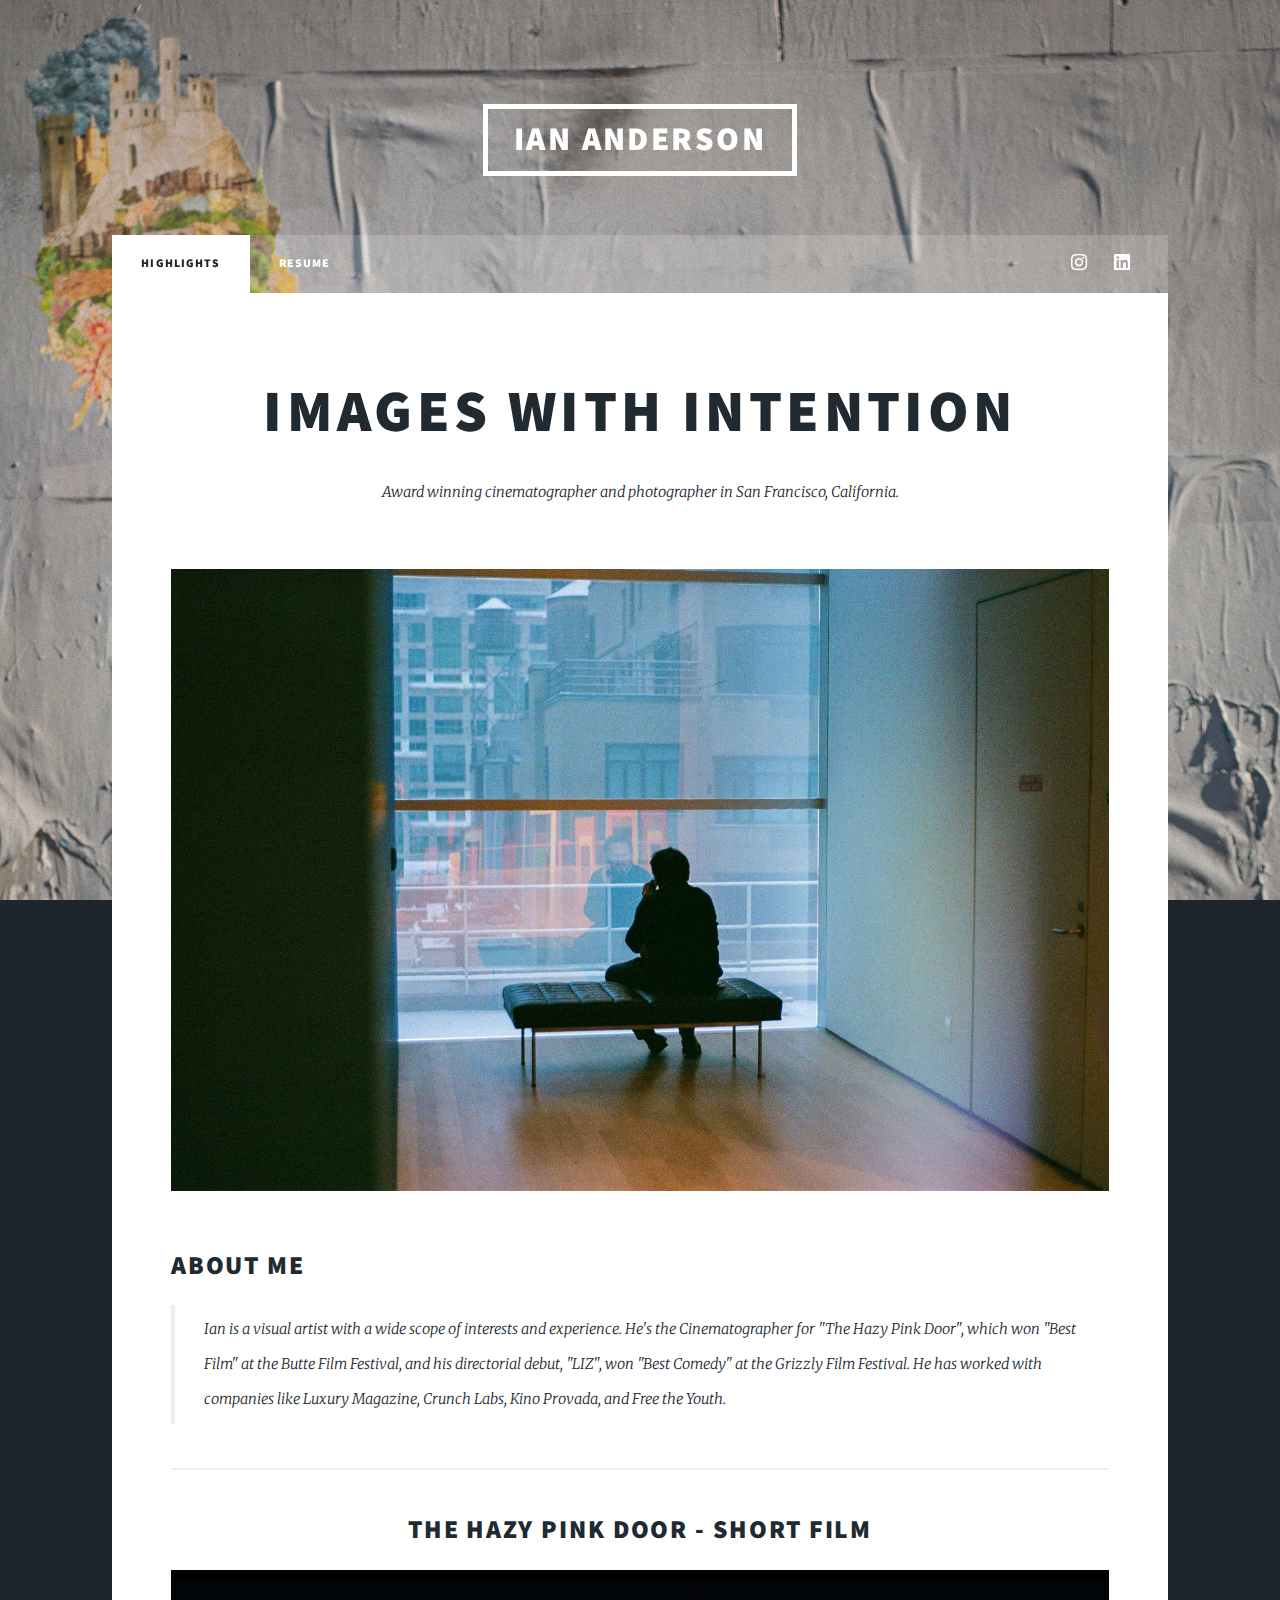
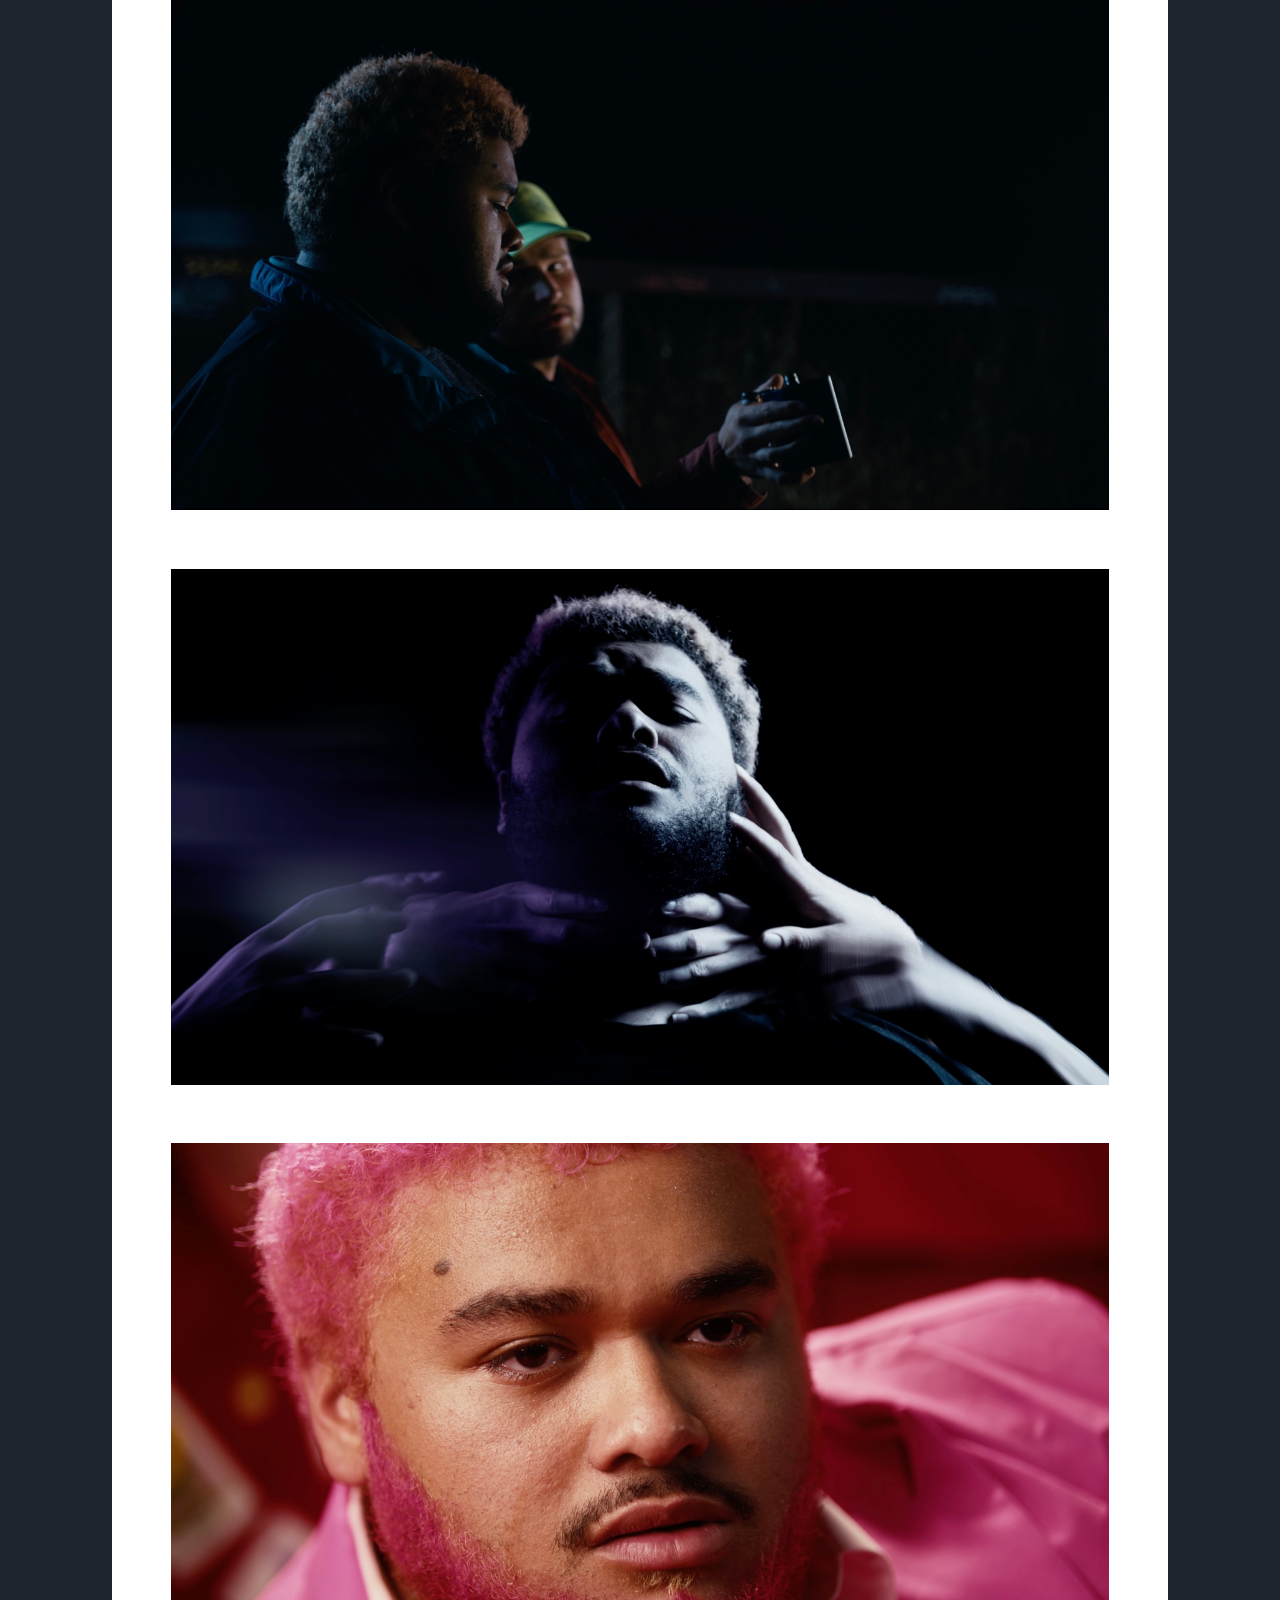
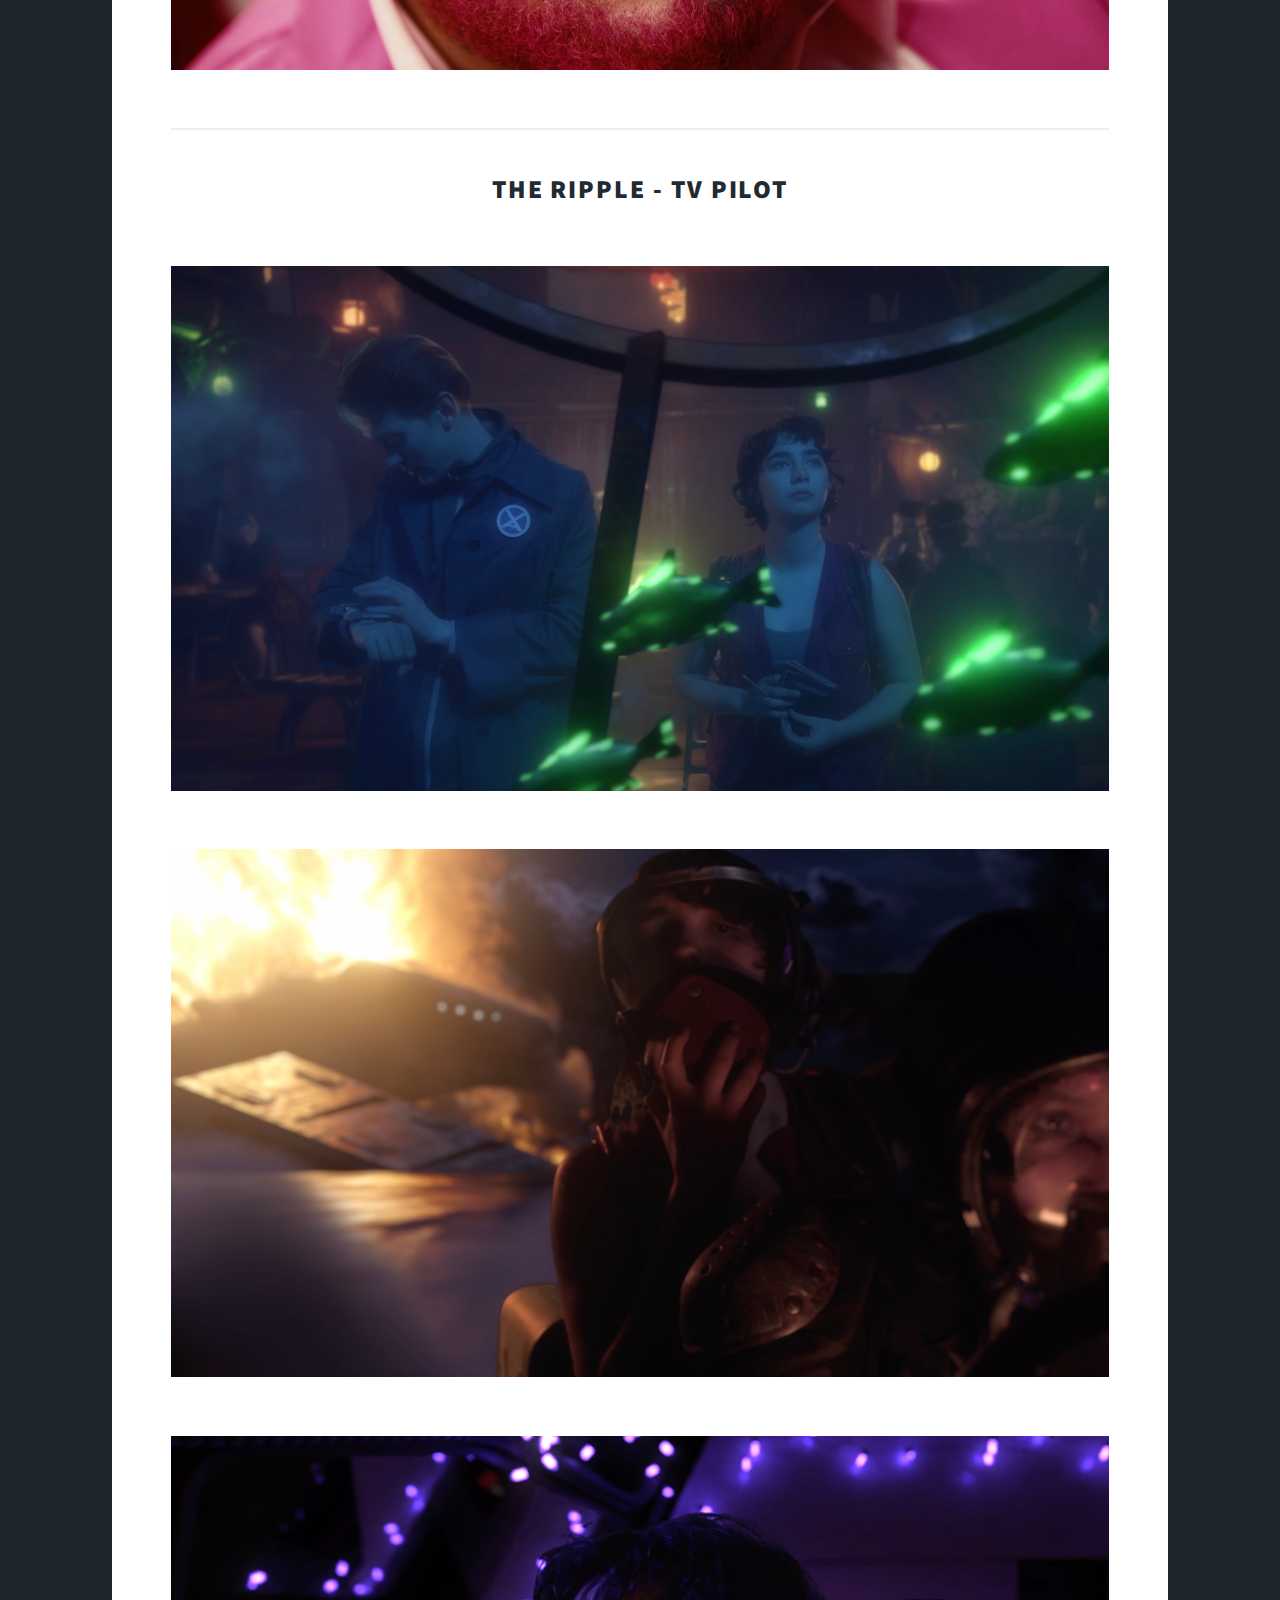
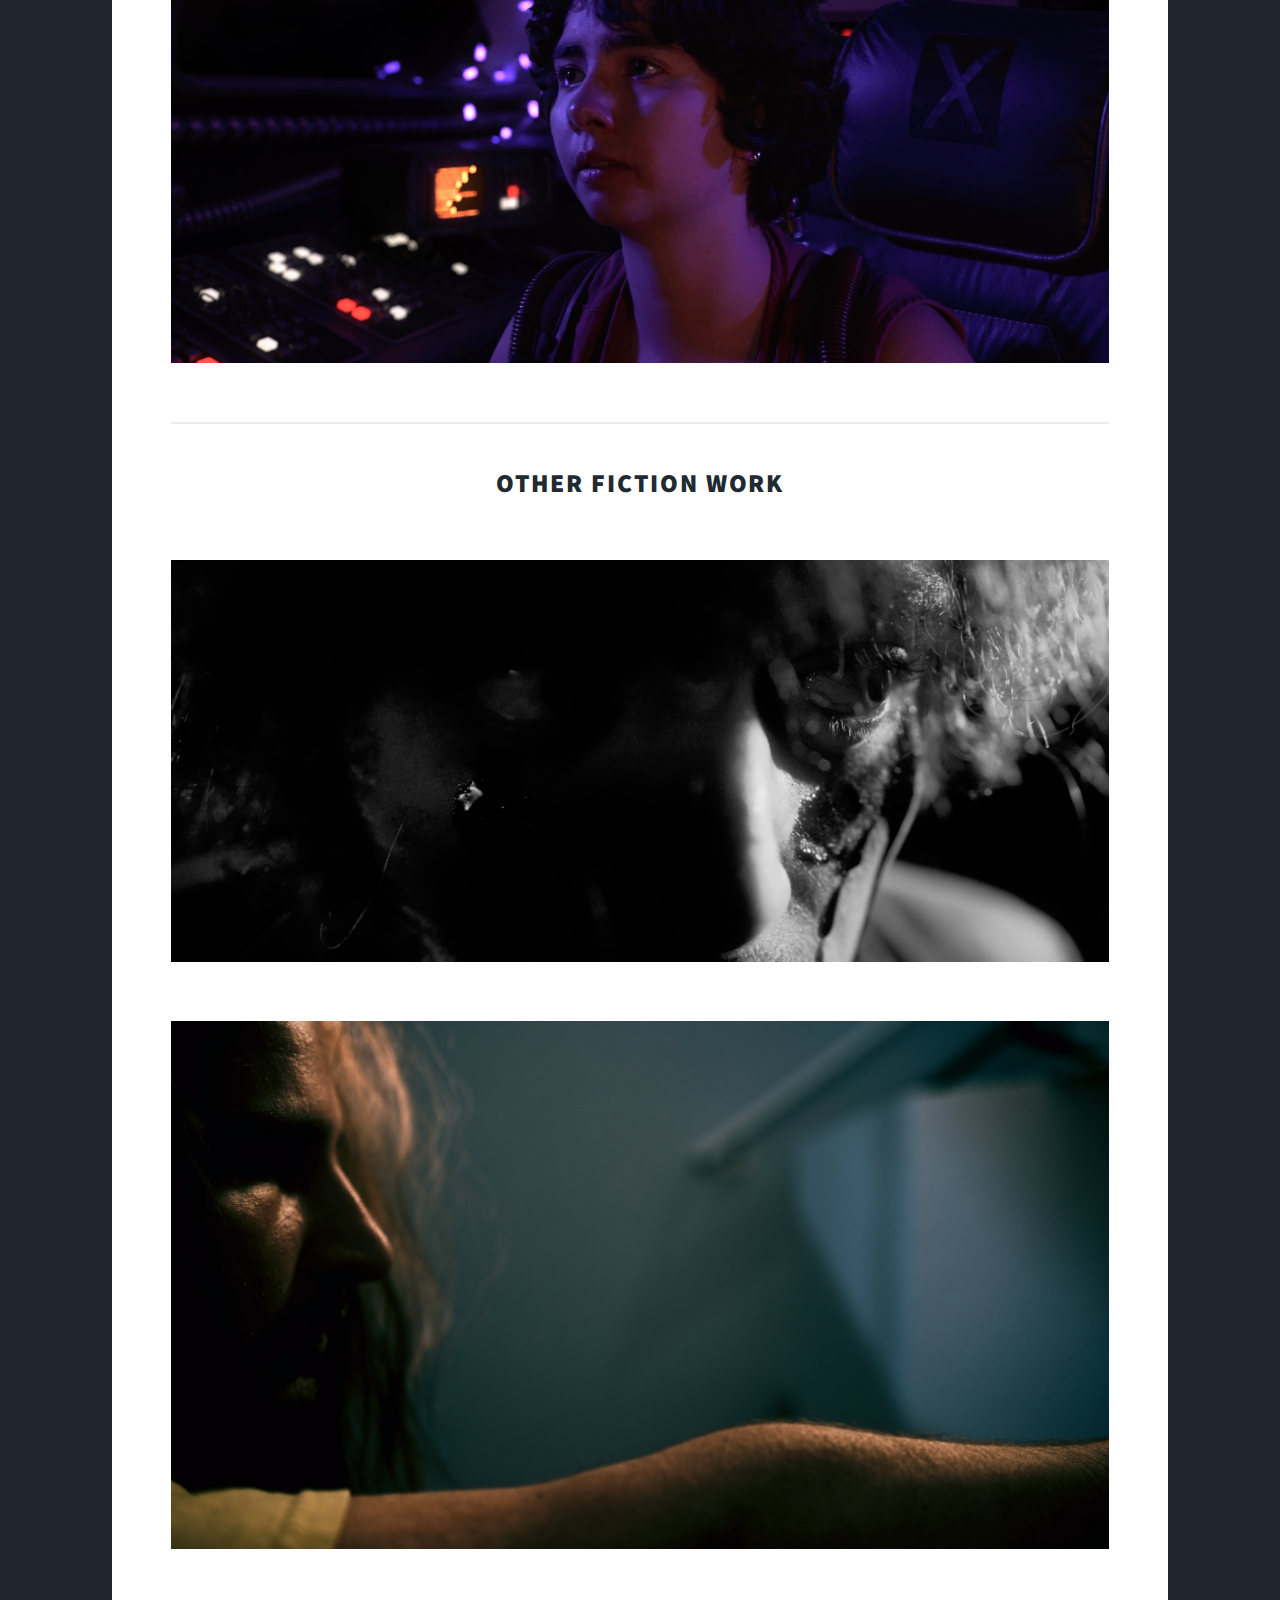
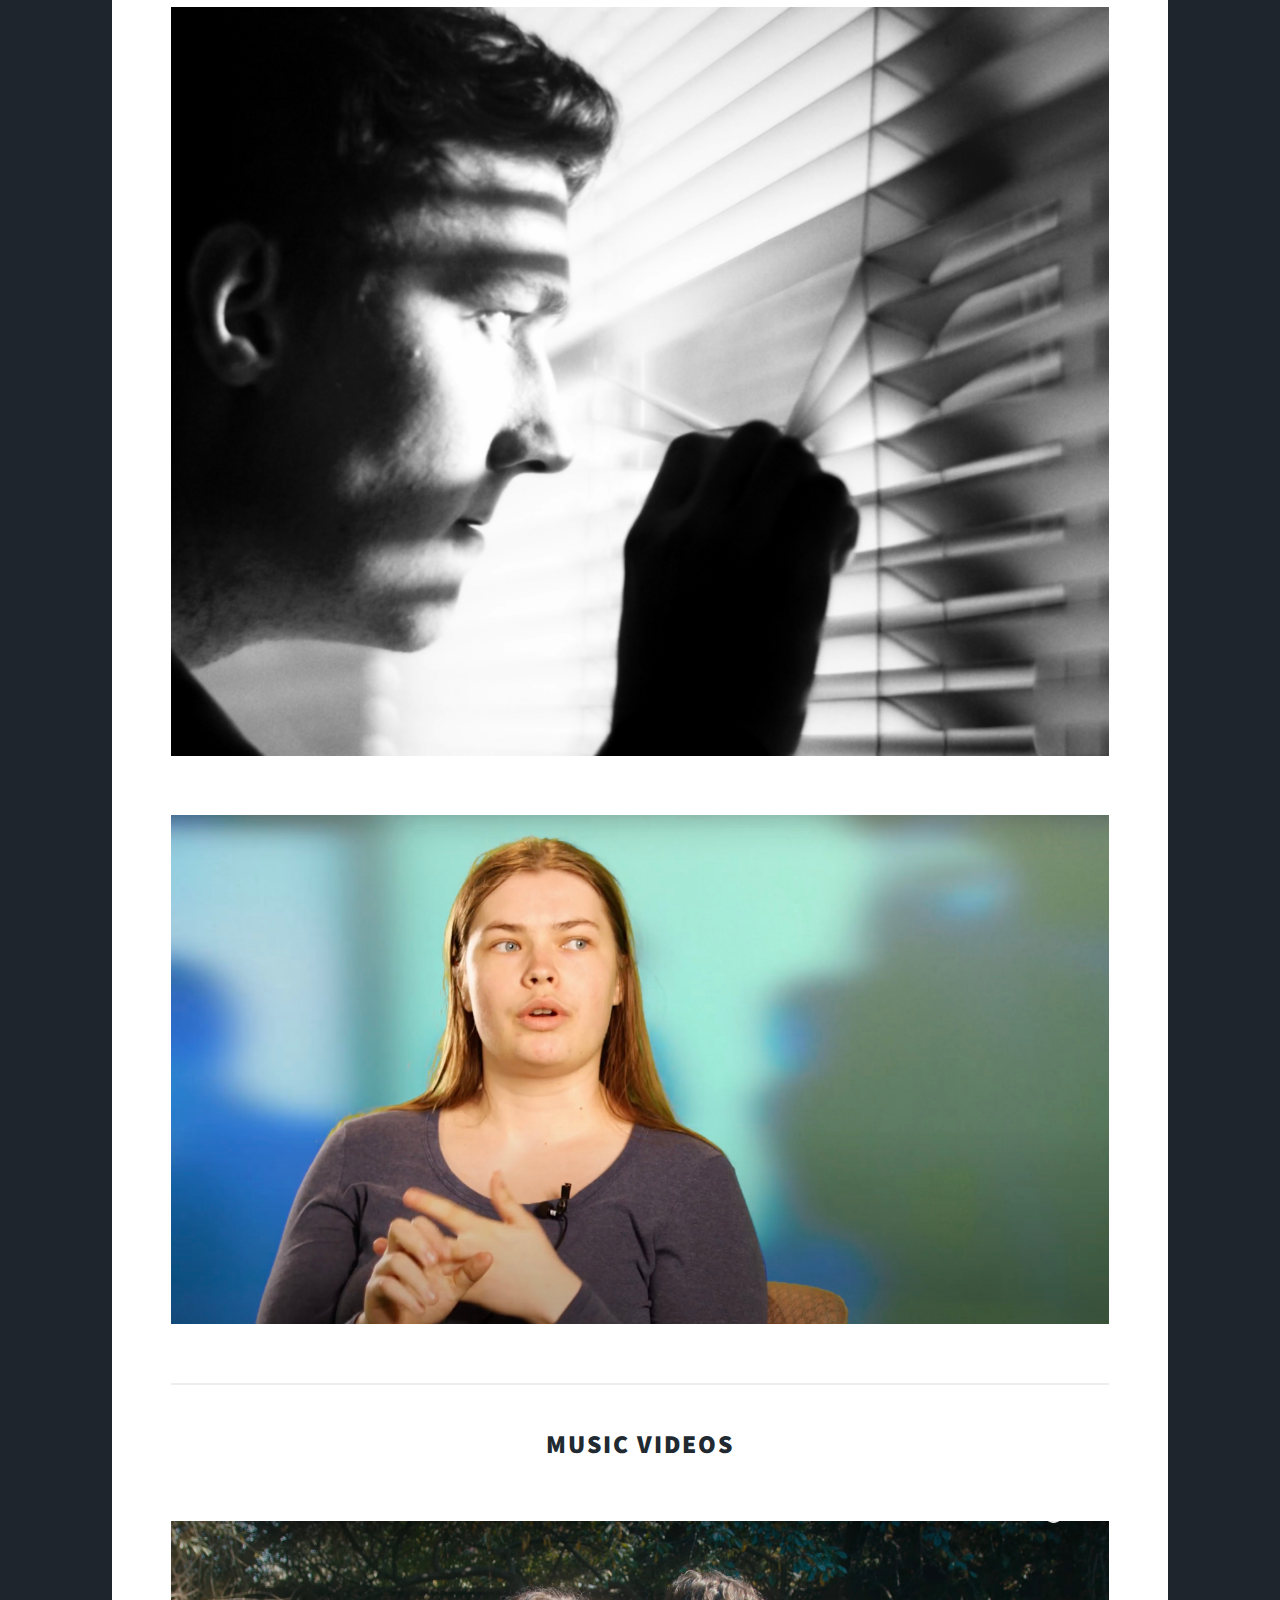
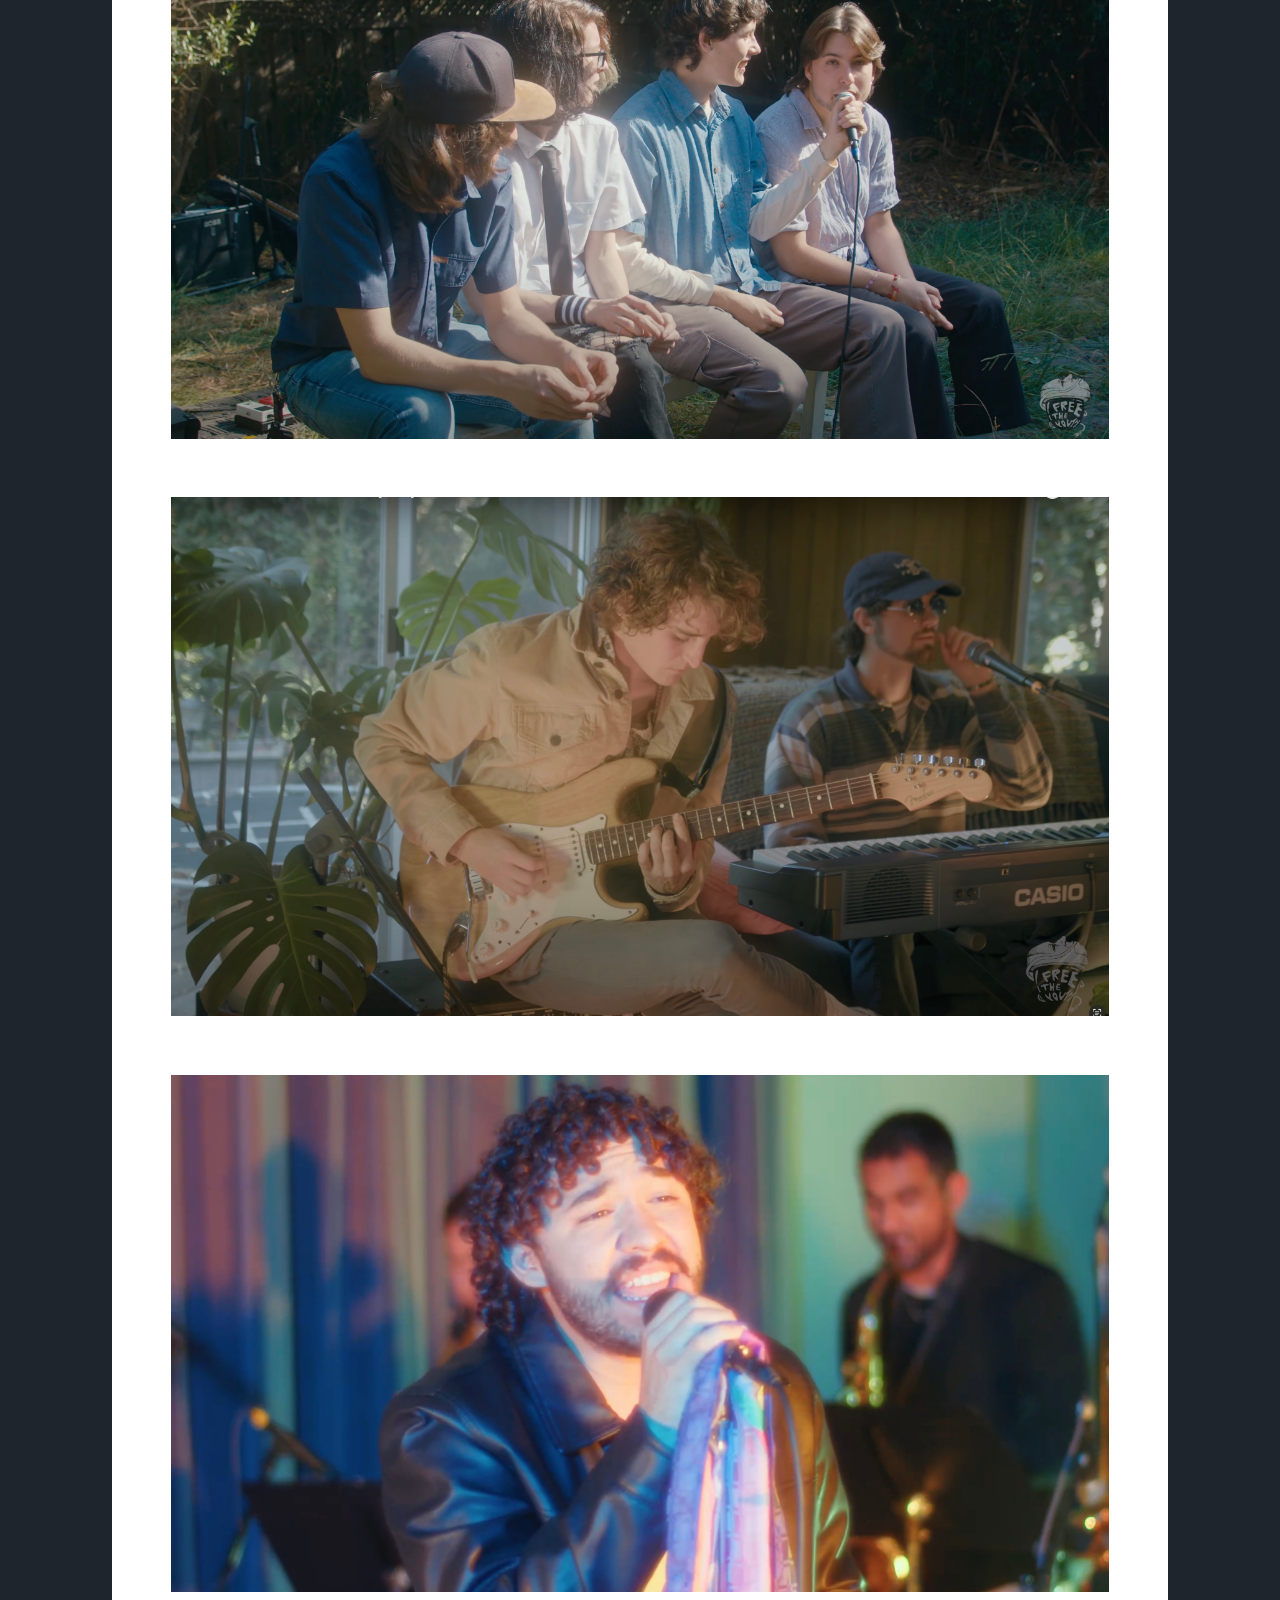
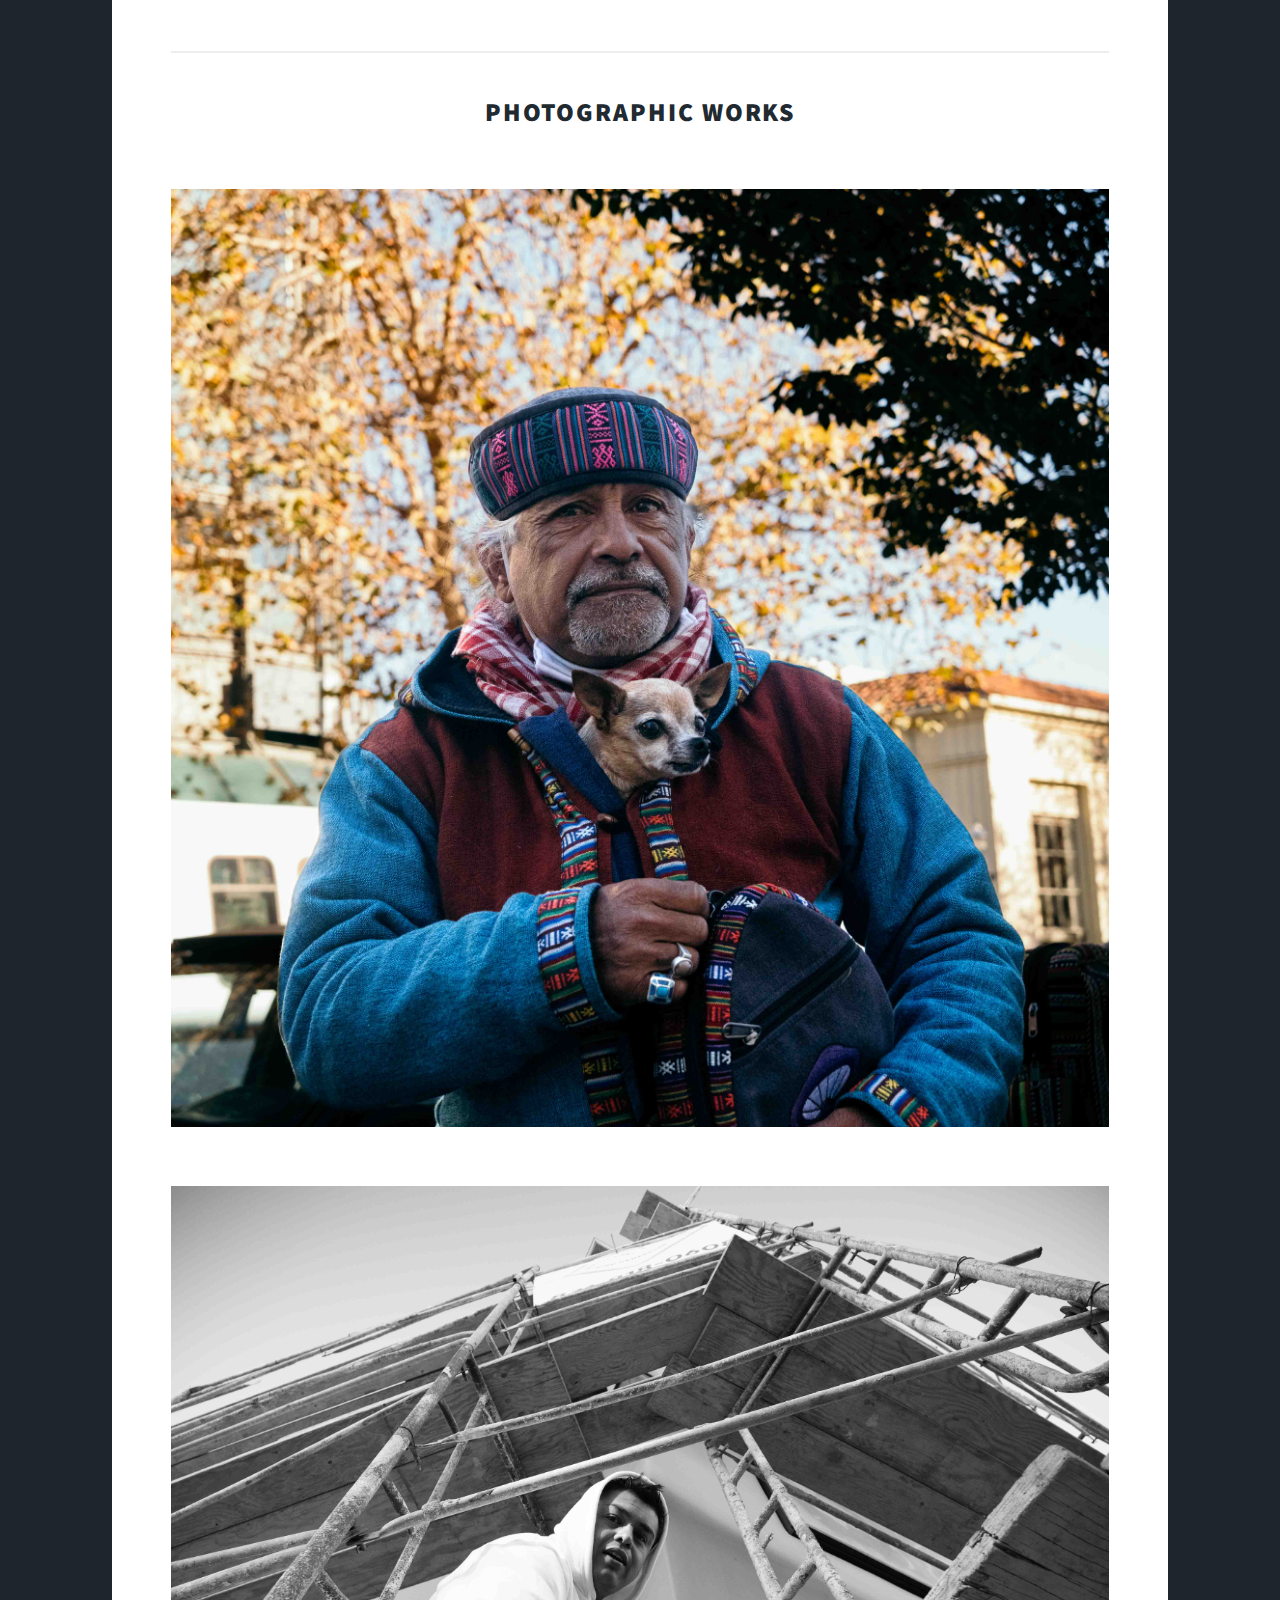
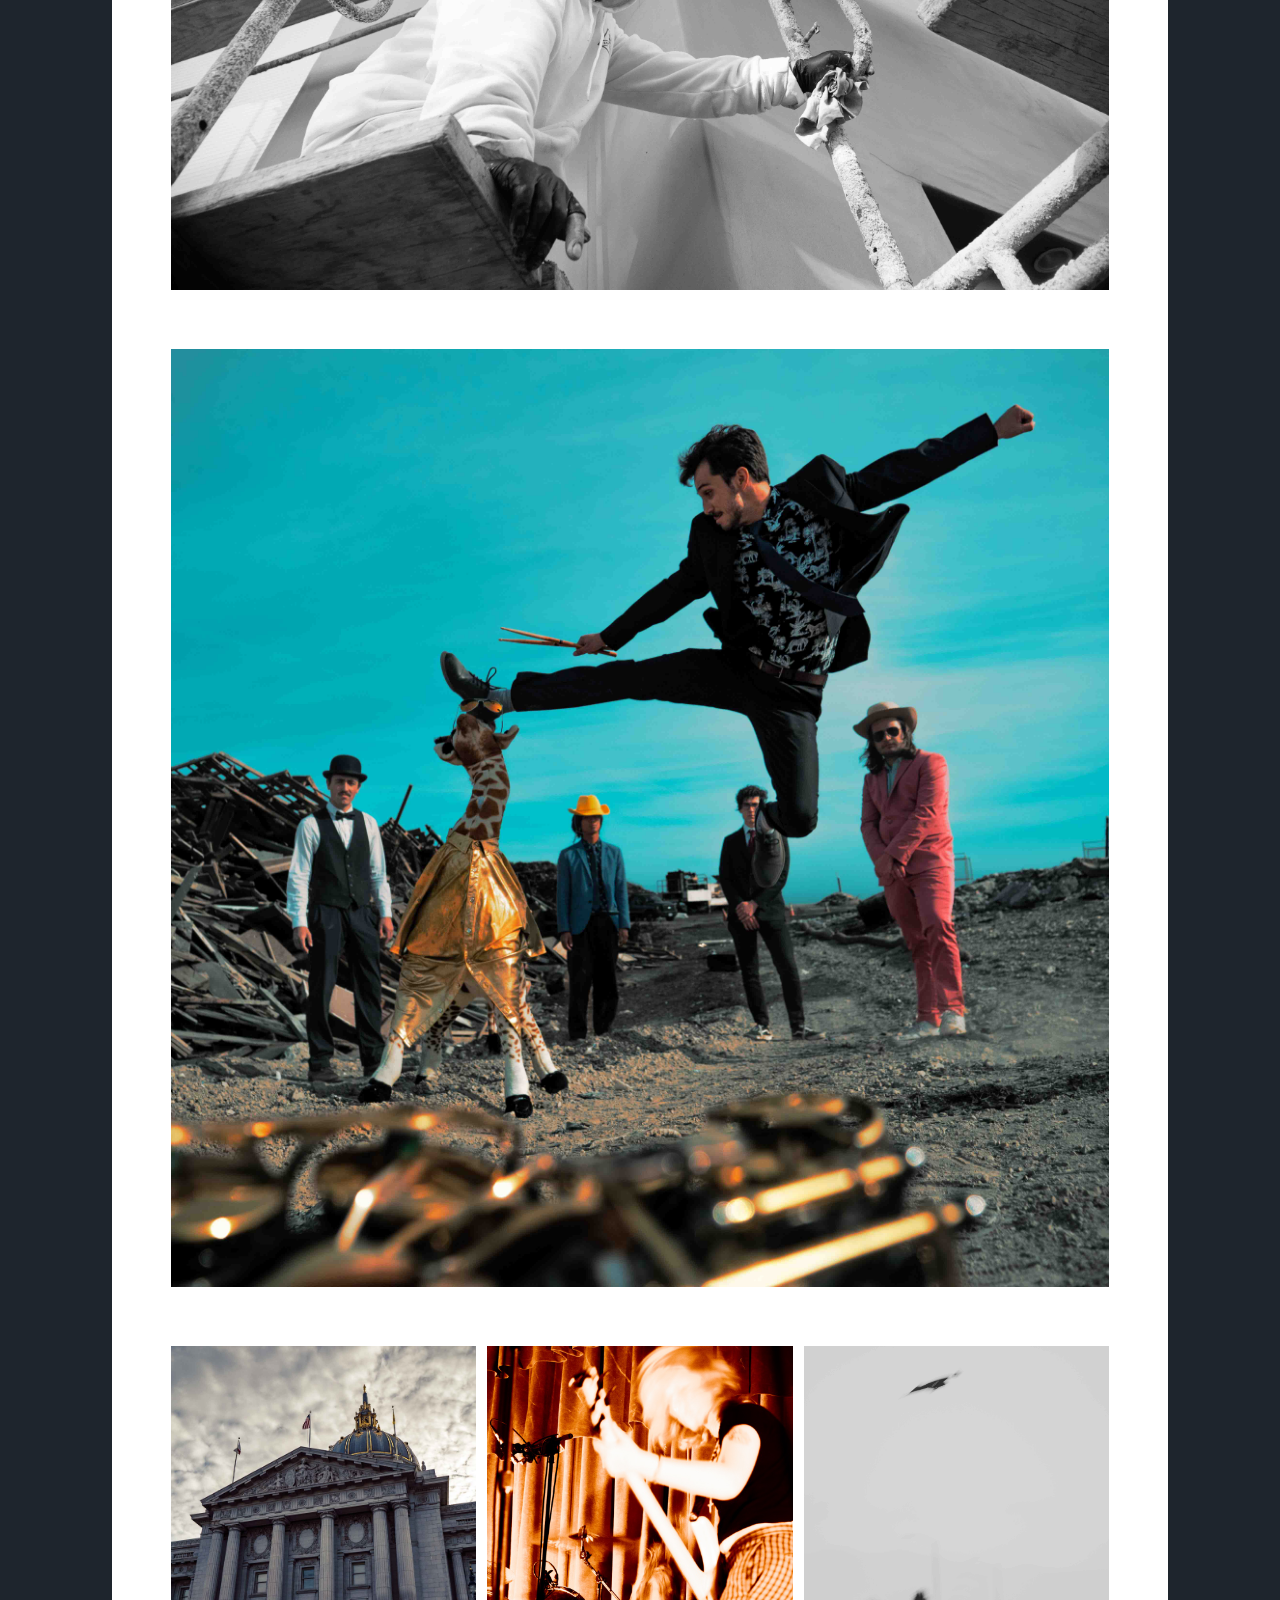
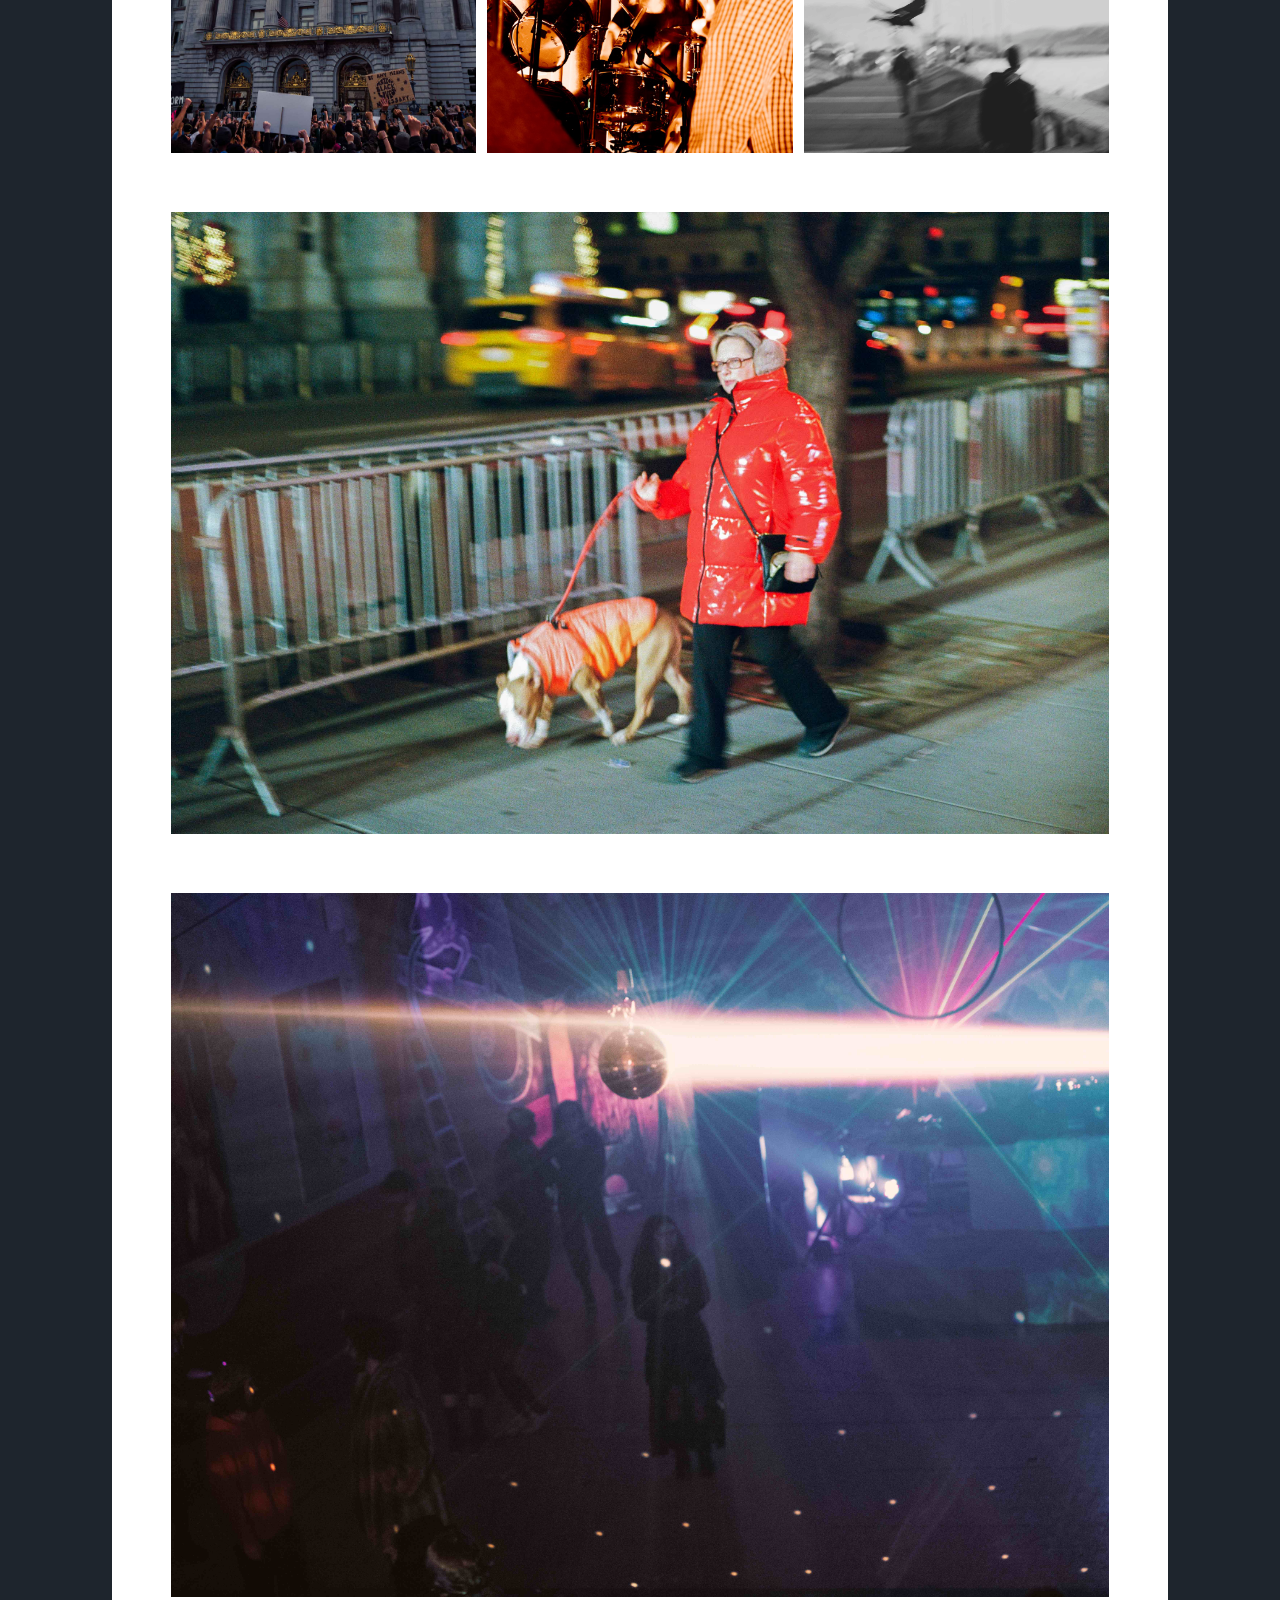
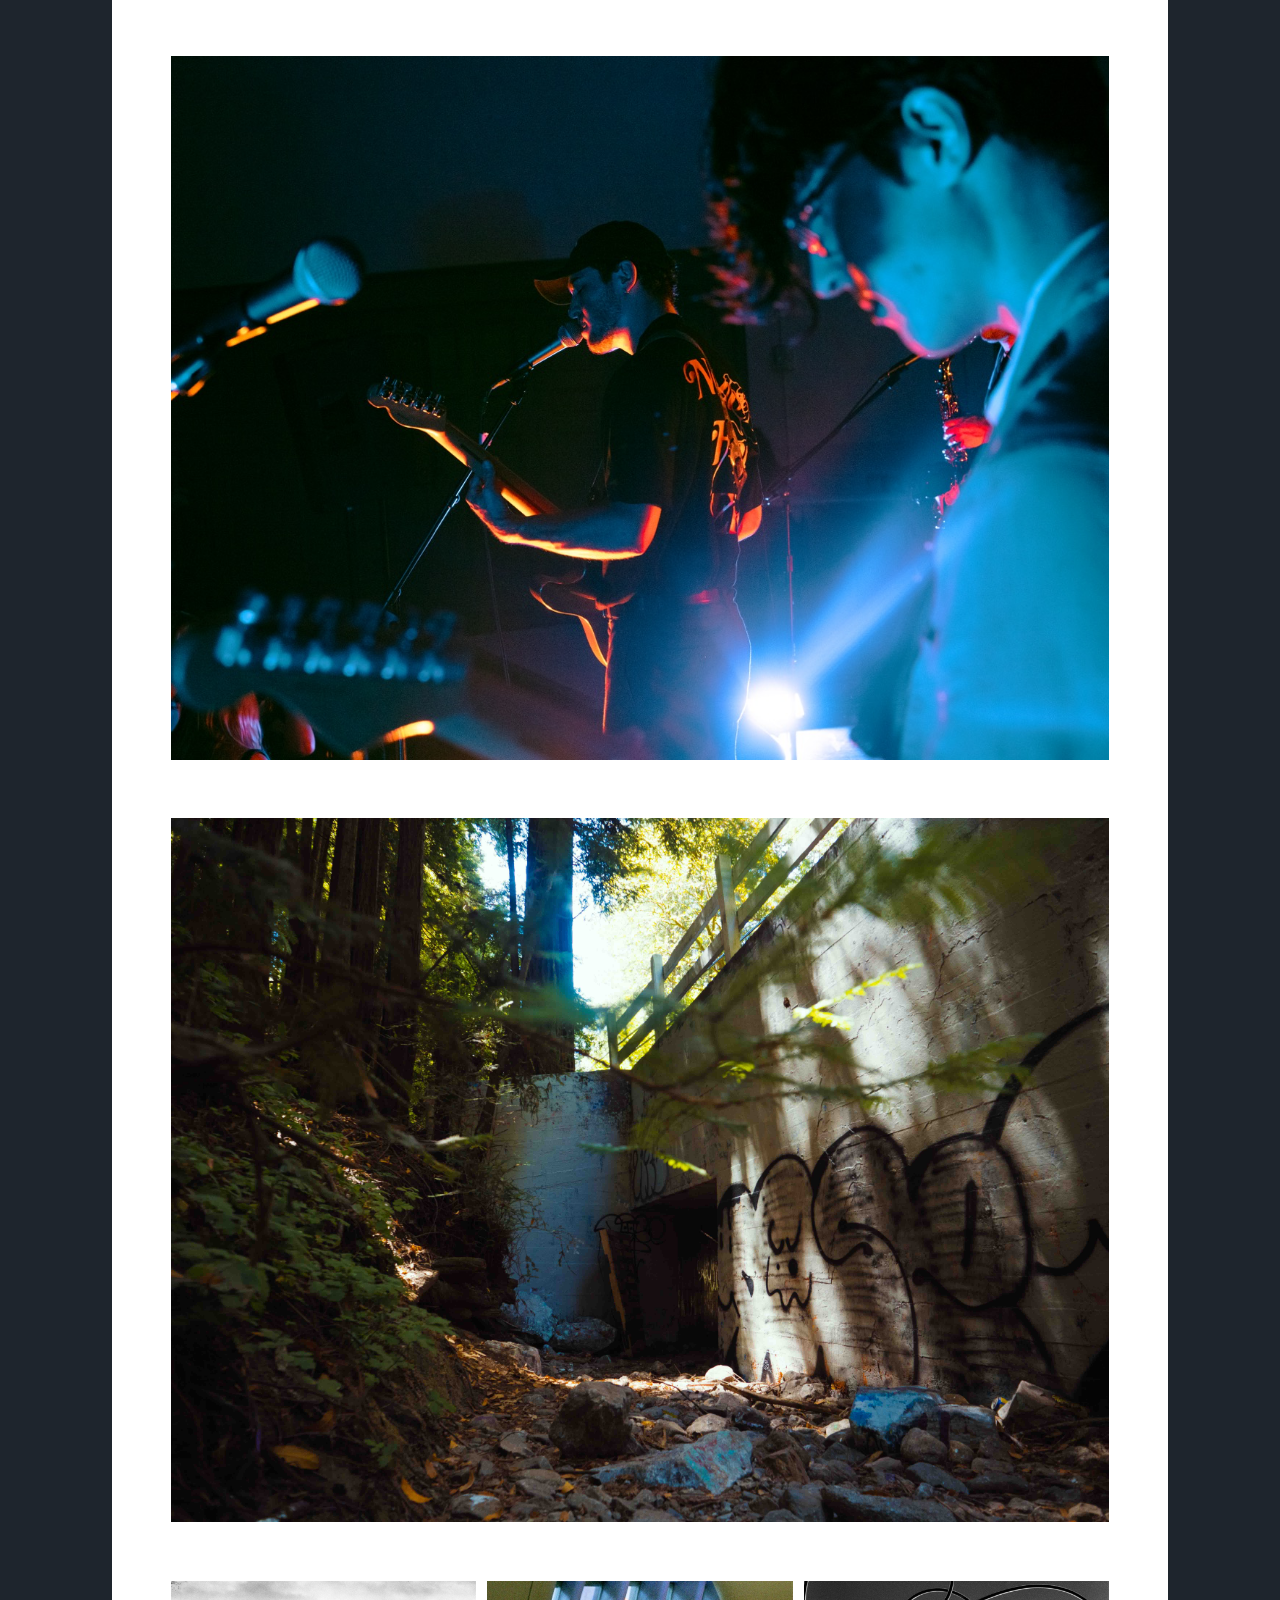
<file: index.html>
<!DOCTYPE HTML>
<!--
	Massively by HTML5 UP
	html5up.net | @ajlkn
	Free for personal and commercial use under the CCA 3.0 license (html5up.net/license)
-->
<html>
	<head>
		<title>Ian Anderson</title>
		<meta charset="utf-8" />
		<meta name="viewport" content="width=device-width, initial-scale=1, user-scalable=no" />
		<link rel="stylesheet" href="assets/css/main.css" />
		<noscript><link rel="stylesheet" href="assets/css/noscript.css" /></noscript>
	</head>
	<body class="is-preload">

		<!-- Wrapper -->
			<div id="wrapper">

				<!-- Header -->
					<header id="header">
						<a href="index.html" class="logo">Ian Anderson</a>
					</header>

				<!-- Nav -->
					<nav id="nav">
						<ul class="links">
							<li class="active"><a href="index.html">Highlights</a></li>
							<li><a href="Resume.html">Resume</a></li>
						</ul>
						<ul class="icons">
							<li><a target=blank href="https://instagram.com/ianacreative" class="icon brands fa-instagram"><span class="label">Instagram</span></a></li>
				<!--	<li><a target=blank href="https://www.youtube.com/channel/UCUumCokf-5kSjcfUy_4iKzg" class="icon brands fa-youtube"><span class="label">YouTube</span></a></li> -->
					<li><a target=blank href="https://www.linkedin.com/in/ian-anderson-25b82625a/" class="icon brands fa-linkedin"><span class="label">linkedin</span></a></li>

						</ul>
					</nav>

				<!-- Main -->
					<div id="main">

						<!-- Post -->
							<section class="post">
								<header class="major">
									
										<h2>Images with Intention</h2>
										<p>Award winning cinematographer and photographer in San Francisco, California.</p>
										<a class="image main"><img src="images/Film1.0-6.jpg" alt="" /></a>

							
								</header>
								<h2>About Me</h2>
								<blockquote> Ian is a visual artist with a wide scope of interests and experience. He's the Cinematographer for "The Hazy Pink Door", which won "Best Film" at the Butte Film Festival, and his directorial debut, "LIZ", won "Best Comedy" at the Grizzly Film Festival. He has worked with companies like Luxury Magazine, Crunch Labs, Kino Provada, and Free the Youth.</blockquote>
								
								<hr />
								<h2 style="text-align: center;"> The Hazy Pink Door - Short Film </h2>
									
								<div class="box alt">		
								<a href="https://youtu.be/lWW6QfqoKSo?si=W-TGqdRiyEIC0Vc5" class="image main"><img src="images/Screenshot 2025-02-27 at 3.23.11 PM.jpeg" alt="" /></a>
								<a href="https://youtu.be/lWW6QfqoKSo?si=W-TGqdRiyEIC0Vc5" class="image main"><img src="images/Screenshot 2024-06-12 at 2.53.47 PM.jpeg" alt="" /></a>
								<a href="https://youtu.be/lWW6QfqoKSo?si=W-TGqdRiyEIC0Vc5" class="image main"><img src="images/Screenshot 2024-06-12 at 4.43.43 PM.jpeg" alt="" /></a>
								<hr />

								<h2 style="text-align: center;"> The Ripple - TV Pilot </h2>

								<a href="https://youtu.be/5jnQJ5m-0BE?si=YaWmNmIPHaRYTSDq" class="image main"><img src="images/Screenshot 2025-02-27 at 3.12.54 PM.jpeg" alt="" /></a>
								<a href="https://youtu.be/5jnQJ5m-0BE?si=YaWmNmIPHaRYTSDq" class="image main"><img src="images/Screenshot 2025-02-27 at 3.15.25 PM.jpeg" alt="" /></a>
								<a href="https://youtu.be/5jnQJ5m-0BE?si=YaWmNmIPHaRYTSDq" class="image main"><img src="images/Screenshot 2025-02-27 at 3.11.34 PM.jpeg" alt="" /></a>
								<div class="box alt">
									<hr />

									
								<h2 style="text-align: center;"></h2style> Other Fiction Work </h2>
								<a href="https://www.youtube.com/@SubstantialStudios" class="image main"><img src="images/Screenshot 2024-04-24 at 2.15.18 PM.png" alt="" /></a>

										<a href="https://www.youtube.com/@SubstantialStudios" class="image main"><img src="images/stills_5.6.1.jpg" alt="" /></a>
										<a href="https://www.youtube.com/watch?v=lS-Sz9TGYYg" class="image main"><img src="images/Screenshot 2024-04-24 at 4.40.30 PM.png" alt="" /></a>
										<a href="https://youtu.be/7sWIqx3-7x4" class="image main"><img src="images/Screenshot 2024-04-24 at 3.23.11 PM.jpeg" alt="" /></a>


								<!-- Blockquote -->
								

								<hr />



	<h2 style="text-align: center;"> Music Videos </h2>

	<a href="https://youtu.be/fESN2B8qqm8?si=38l3XaFSjcj6O2A4" class="image main"><img src="images/Screenshot 2024-04-24 at 5.54.57 PM.jpeg" alt="" /></a>
	<a href="https://www.youtube.com/watch?v=2gbM8DhIv88" class="image main"><img src="images/Screenshot 2024-04-24 at 5.59.51 PM.jpeg" alt="" /></a>
	<a href="https://youtu.be/m2FEFwvXW8A?si=7FxgLxdZWlvyvpPG" class="image main"><img src="images/Screenshot 2024-04-24 at 3.12.48 PM.jpeg" alt="" /></a>
	<hr />
	<h2 style="text-align: center;"> Photographic Works </h2>
	<a class="image main"><img src="images/boom-8.jpg" alt="" /></a>
	<a class="image main"><img src="images/boom-9.jpg" alt="" /></a>
	<a class="image main"><img src="images/boom-14.jpg" alt="" /></a>



	<div class="box alt">
		<div class="row gtr-50 gtr-uniform">
			
			<div class="col-4"><span class="image fit"><img src="images/riot5.jpg" alt="" /></span></div>
			<div class="col-4"><span class="image fit"><img src="images/P1073465yeah Large.jpeg" alt="" /></span></div>
			<div class="col-4"><span class="image fit"><img src="images/pic027.jpg" alt="" /></span></div>
			
		</div>


	<a class="image main"><img src="images/Film1.0-4.jpg" alt="" /></a>
	<a class="image main"><img src="images/aa6.jpg" alt="" /></a>
							<a class="image main"><img src="images/P1084136yeah Large.jpeg" alt="" /></a>
							<a class="image main"><img src="images/boom-2.jpg" alt="" /></a>
	<div class="row gtr-50 gtr-uniform">
										
		<div class="col-4"><span class="image fit"><img src="images/Film1.0-14.jpg" alt="" /></span></div>

		<div class="col-4"><span class="image fit"><img src="images/IMG_2302 Large.jpeg" alt="" /></span></div>
		<div class="col-4"><span class="image fit"><img src="images/Film1.0-12.jpg" alt="" /></span></div>
		</div>


								


						




															
	
										
							<!--	<a href="https://www.youtube.com/@SubstantialStudios" class="image main"><img src="images/stills_4.16.1.jpg" alt="" /></a> -->


							<!--	<a href="https://youtu.be/7sWIqx3-7x4" class="image main"><img src="images/Screenshot 2024-04-24 at 3.20.32 PM 1.jpeg" alt="" /></a> -->
							
							<a class="image main"><img src="images/boom-12.jpg" alt="" /></a>
							<a class="image main"><img src="images/pic99.jpg" alt="" /></a>
							<a class="image main"><img src="images/pic01.jpg" alt="" /></a>


								<a  class="image main"><img src="images/Film1.0-5.jpg" alt="" /></a>
								<dl>
									<dt>A letter from the artist:</dt>
									<dd>
										<p>Thanks for taking a look at my work! Among the greatest satisfaction I've found from art is bringing the visions of collaborators to life. I'm currently seeking projects that might expand my scope, so don't hesitate to reach out to me! 

											
											-Ian
										</p>
									
								</dl>
								
								

							</section>
						<!-- 	<footer>
								<div class="pagination">
									
									<a href="ABOUT ME.html" class="page active">[About Me]</a> <div>

								</div> -->
							</footer>		

					</div>

				<!-- Footer -->
				<footer id="footer">
						
					<section class="split contact">

						<section>
							<h3>Email</h3>
							<p><a href="#">ianacreatey@gmail.com</a></p>
						</section>
						<section>
							<h3>Social</h3>
							<ul class="icons alt">
								<li><a target=blank href="https://instagram.com/ianacreative" class="icon brands fa-instagram"><span class="label">Instagram</span></a></li>
				<!--	<li><a target=blank href="https://www.youtube.com/channel/UCUumCokf-5kSjcfUy_4iKzg" class="icon brands fa-youtube"><span class="label">YouTube</span></a></li> -->
					<li><a target=blank href="https://www.linkedin.com/in/ian-anderson-25b82625a/" class="icon brands fa-linkedin"><span class="label">linkedin</span></a></li>

				</ul>
						</section>
					</section>
				</footer>
			
				<!-- Copyright -->
					<div id="copyright">
						<ul><li>&copy; Untitled</li><li>Design: <a href="https://html5up.net">HTML5 UP</a></li></ul>
					</div>

			</div>

		<!-- Scripts -->
			<script src="assets/js/jquery.min.js"></script>
			<script src="assets/js/jquery.scrollex.min.js"></script>
			<script src="assets/js/jquery.scrolly.min.js"></script>
			<script src="assets/js/browser.min.js"></script>
			<script src="assets/js/breakpoints.min.js"></script>
			<script src="assets/js/util.js"></script>
			<script src="assets/js/main.js"></script>

	</body>
</html>
</file>
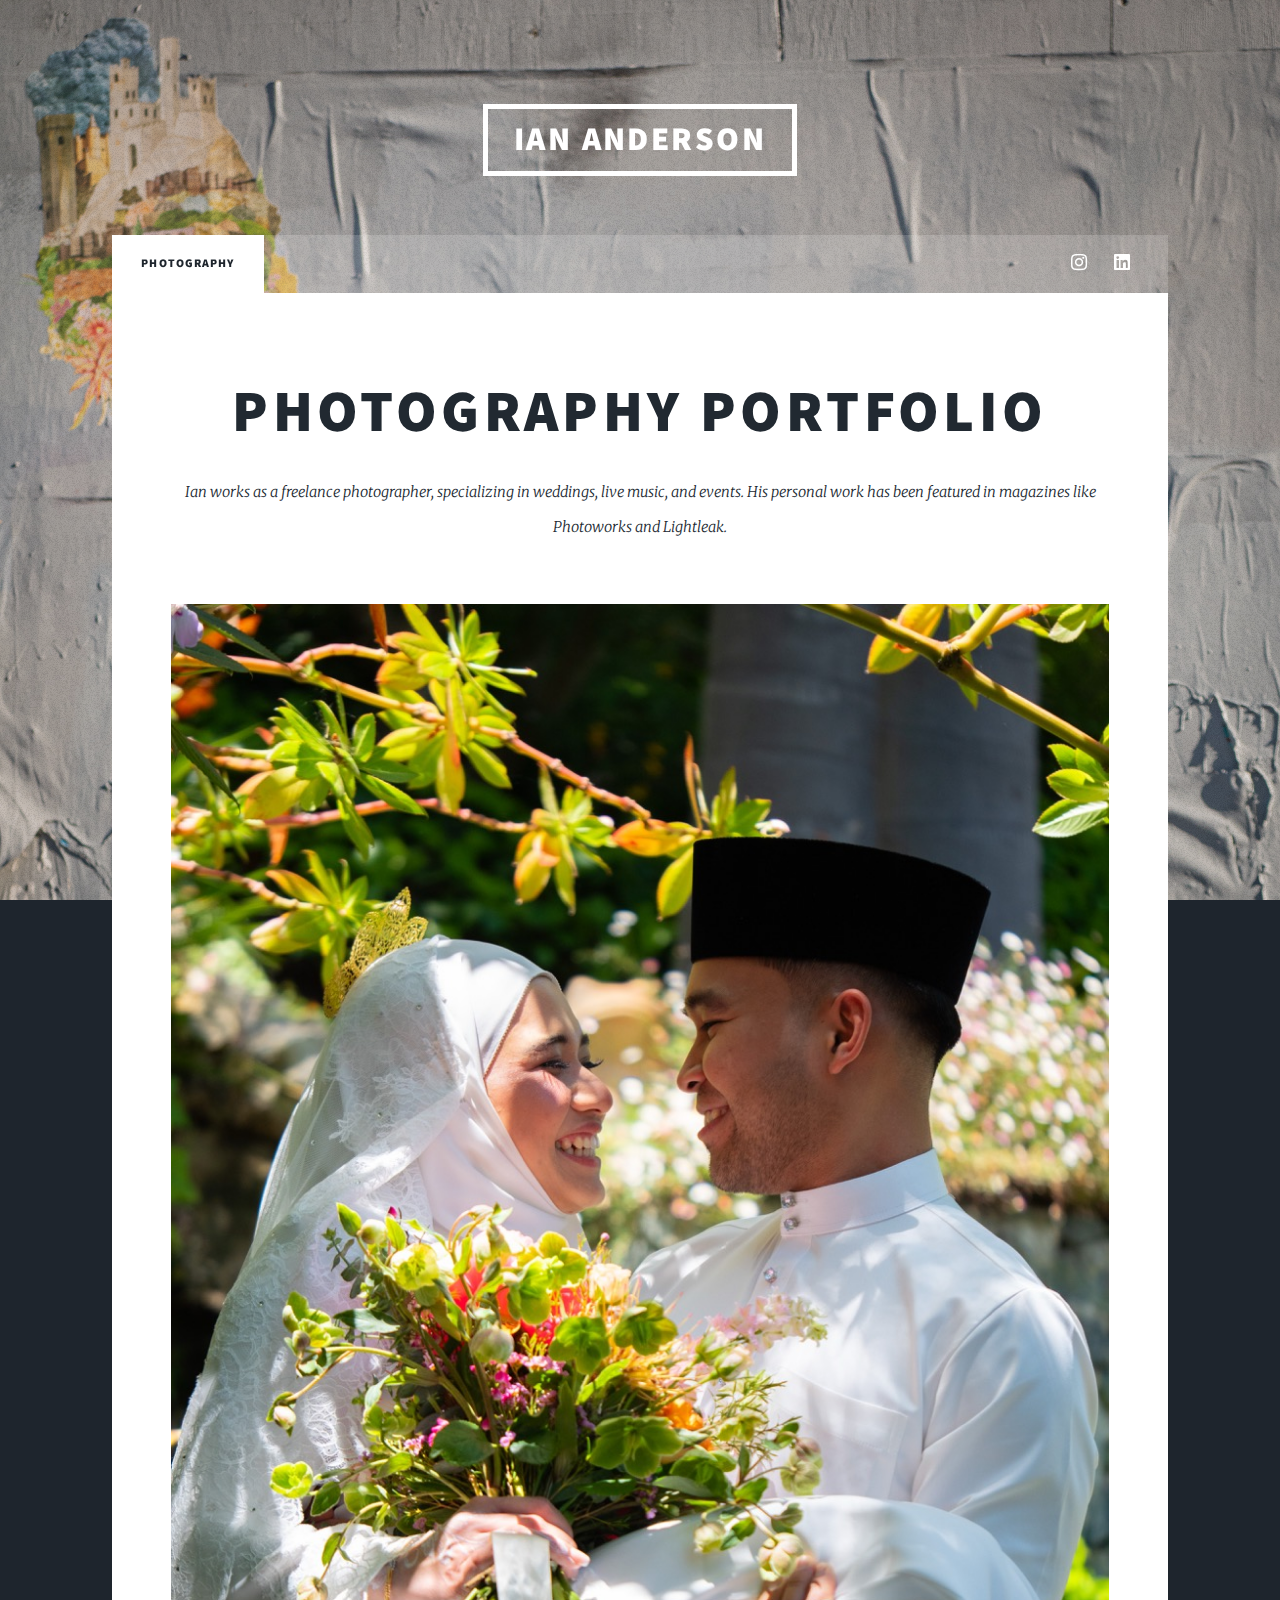
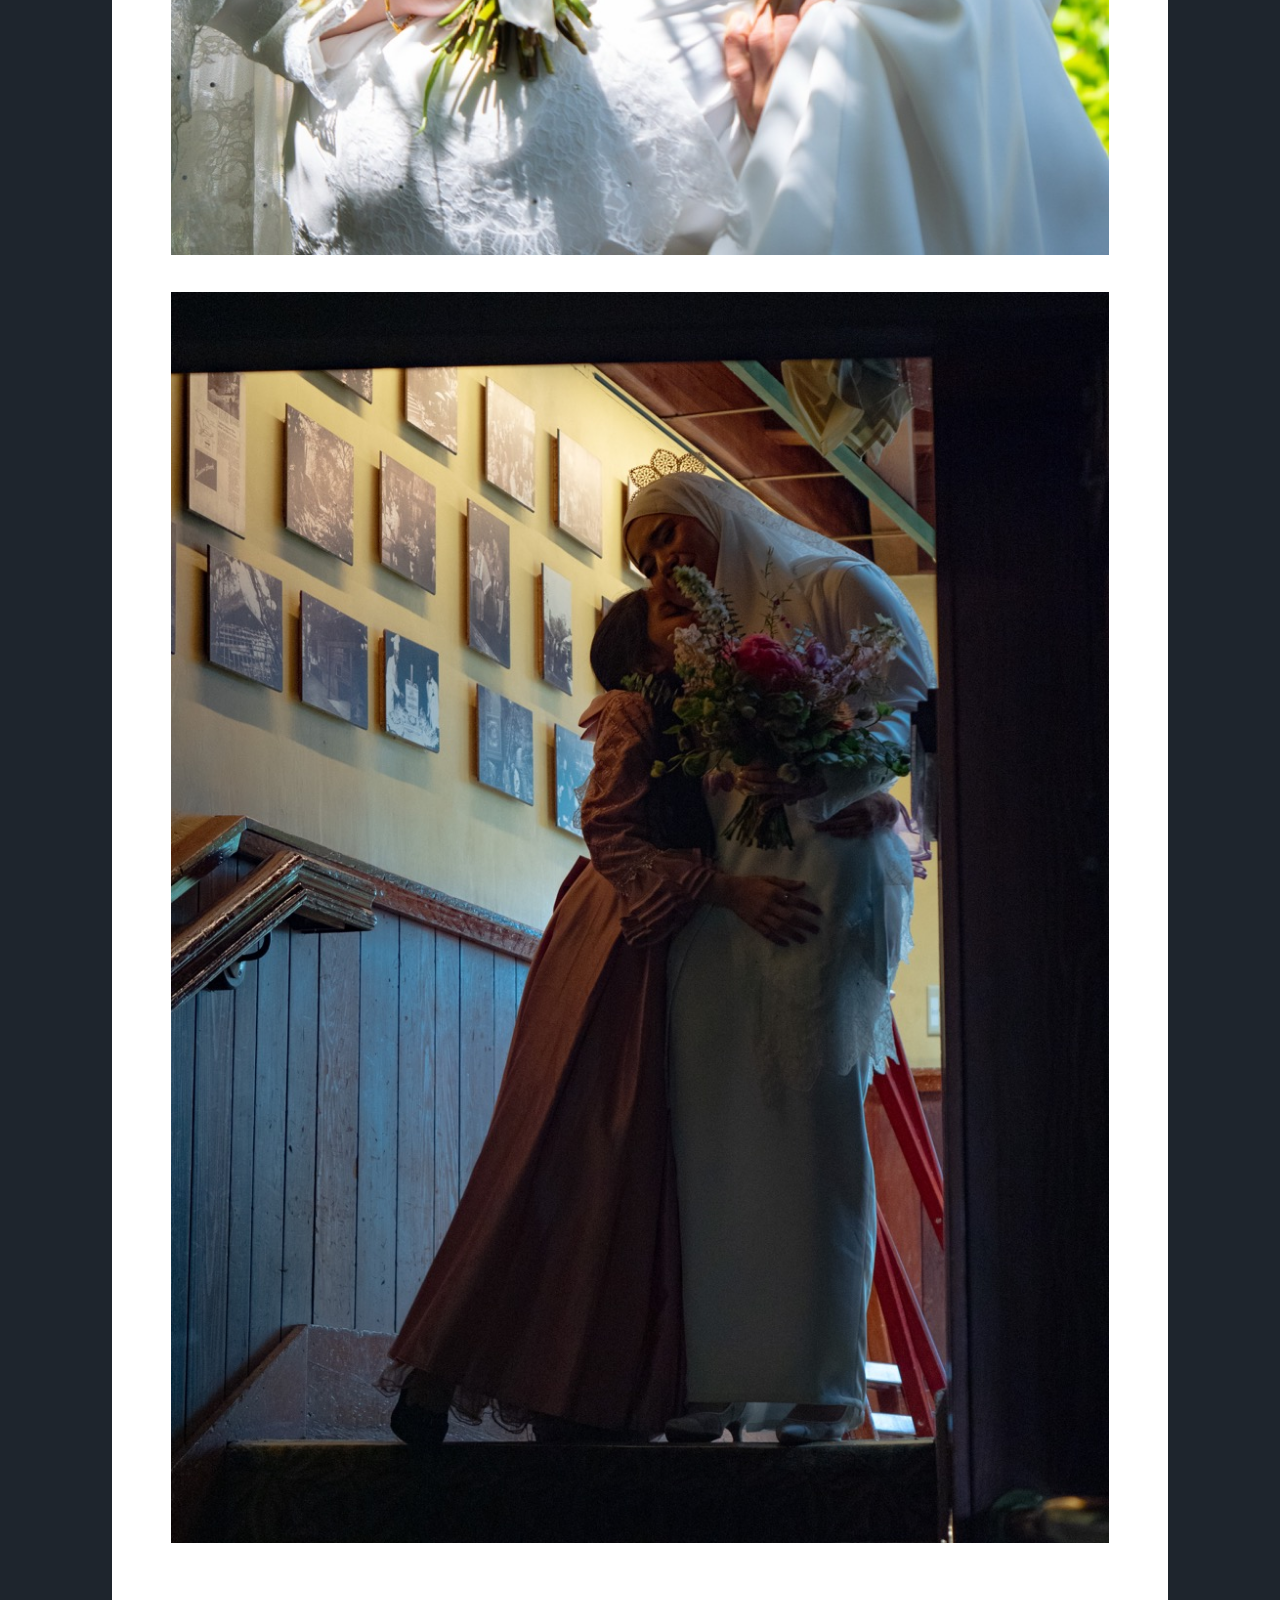
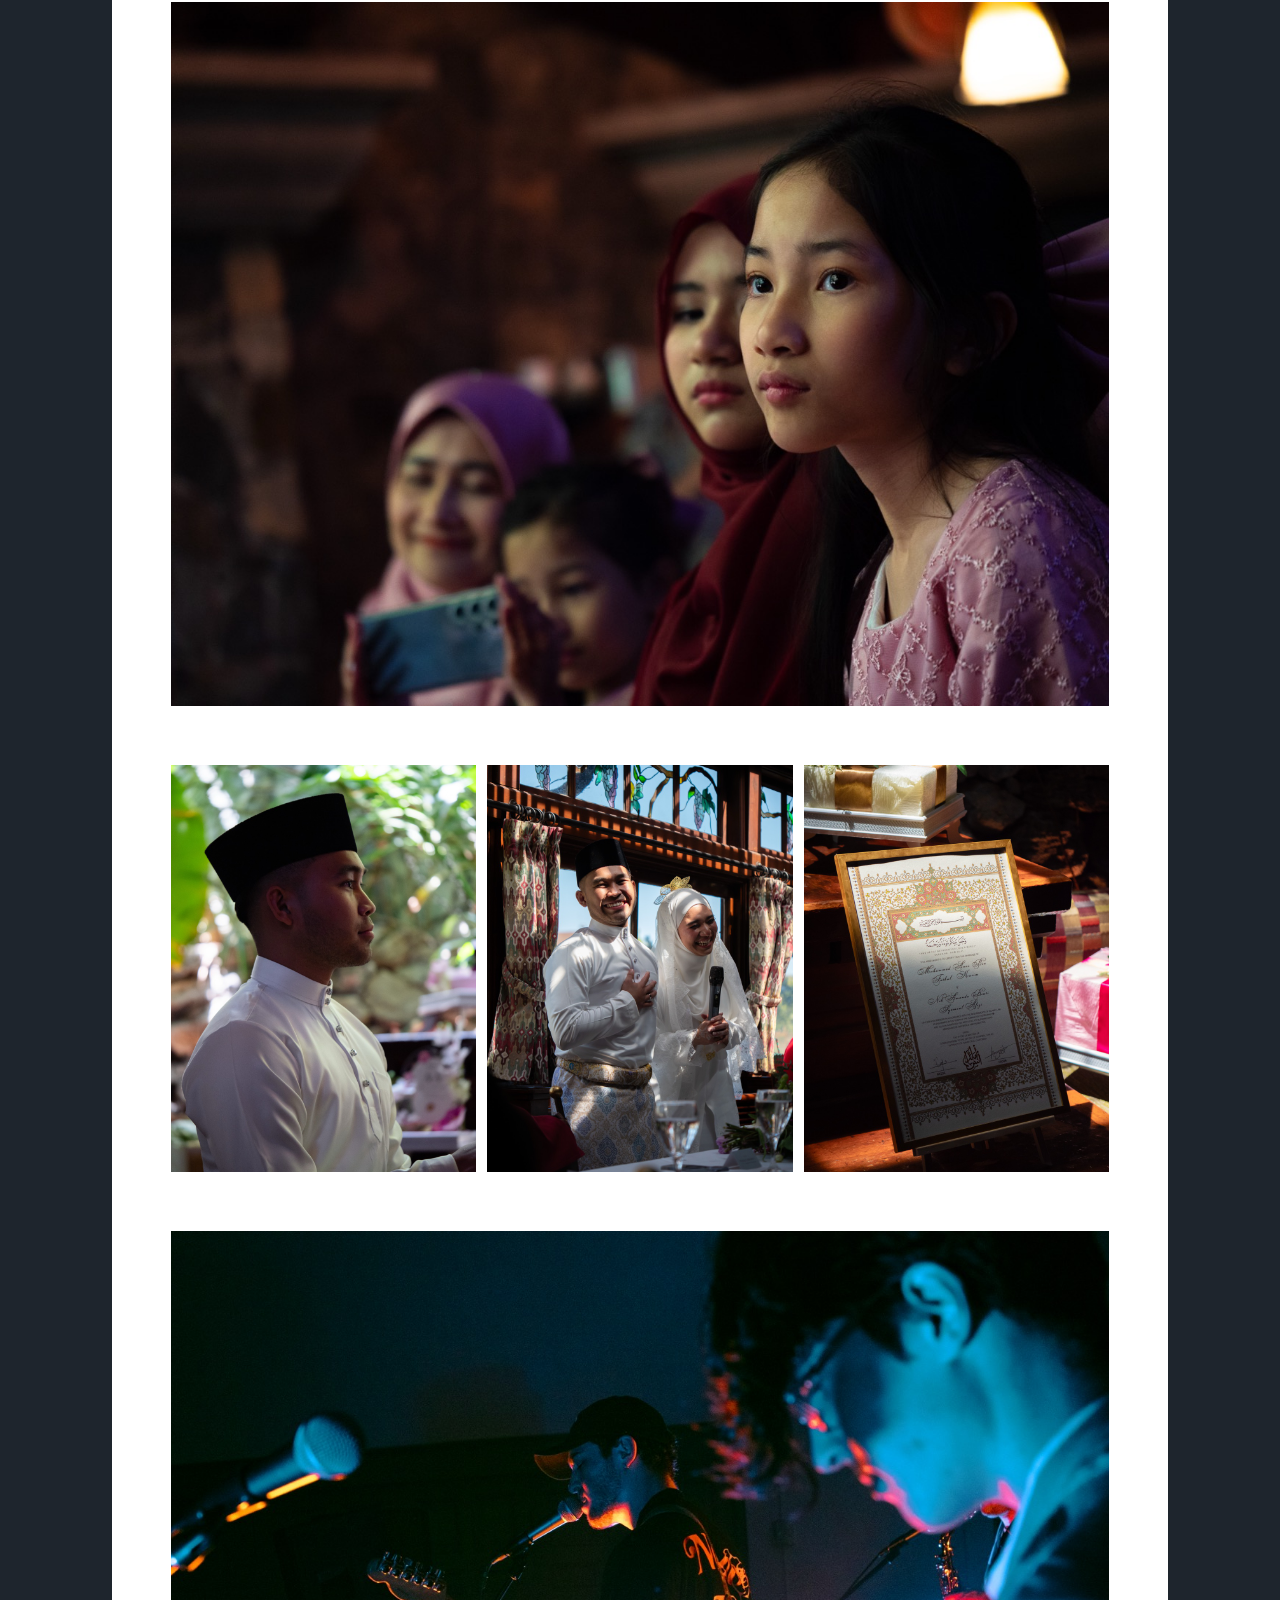
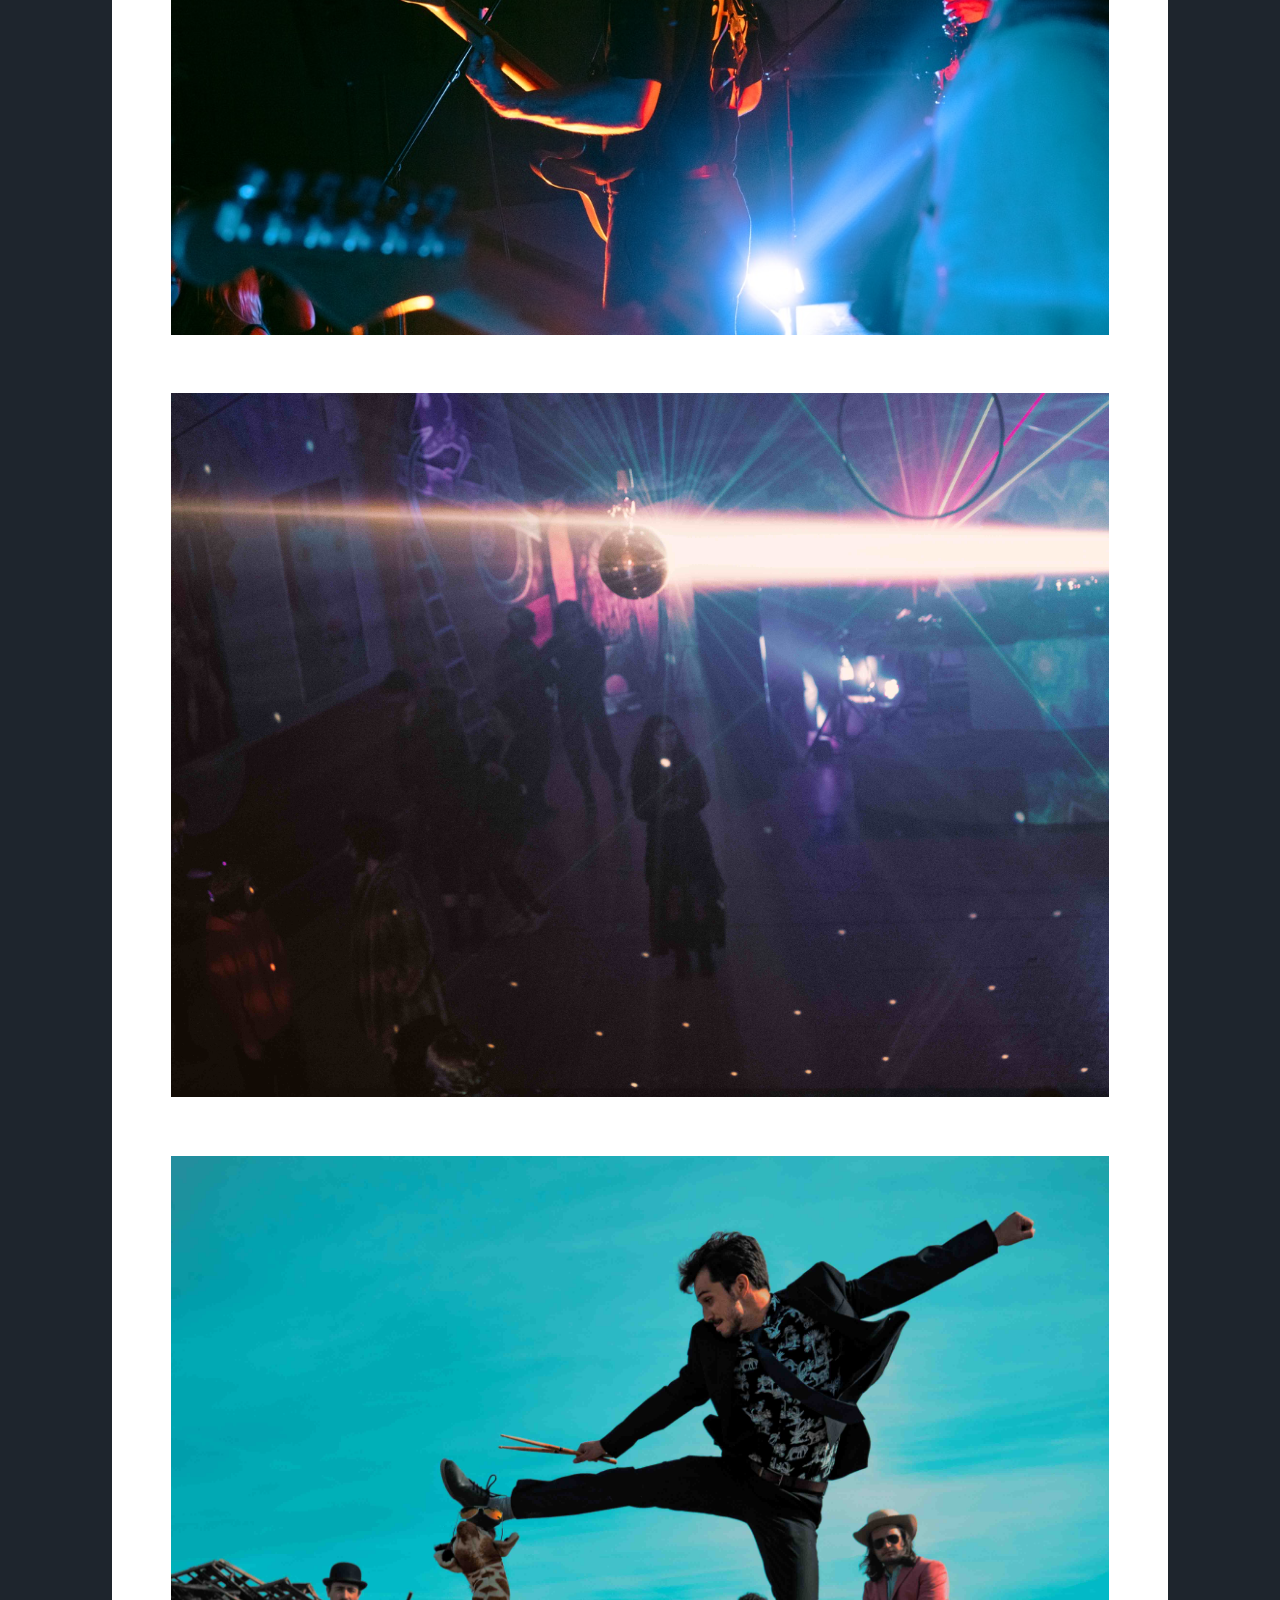
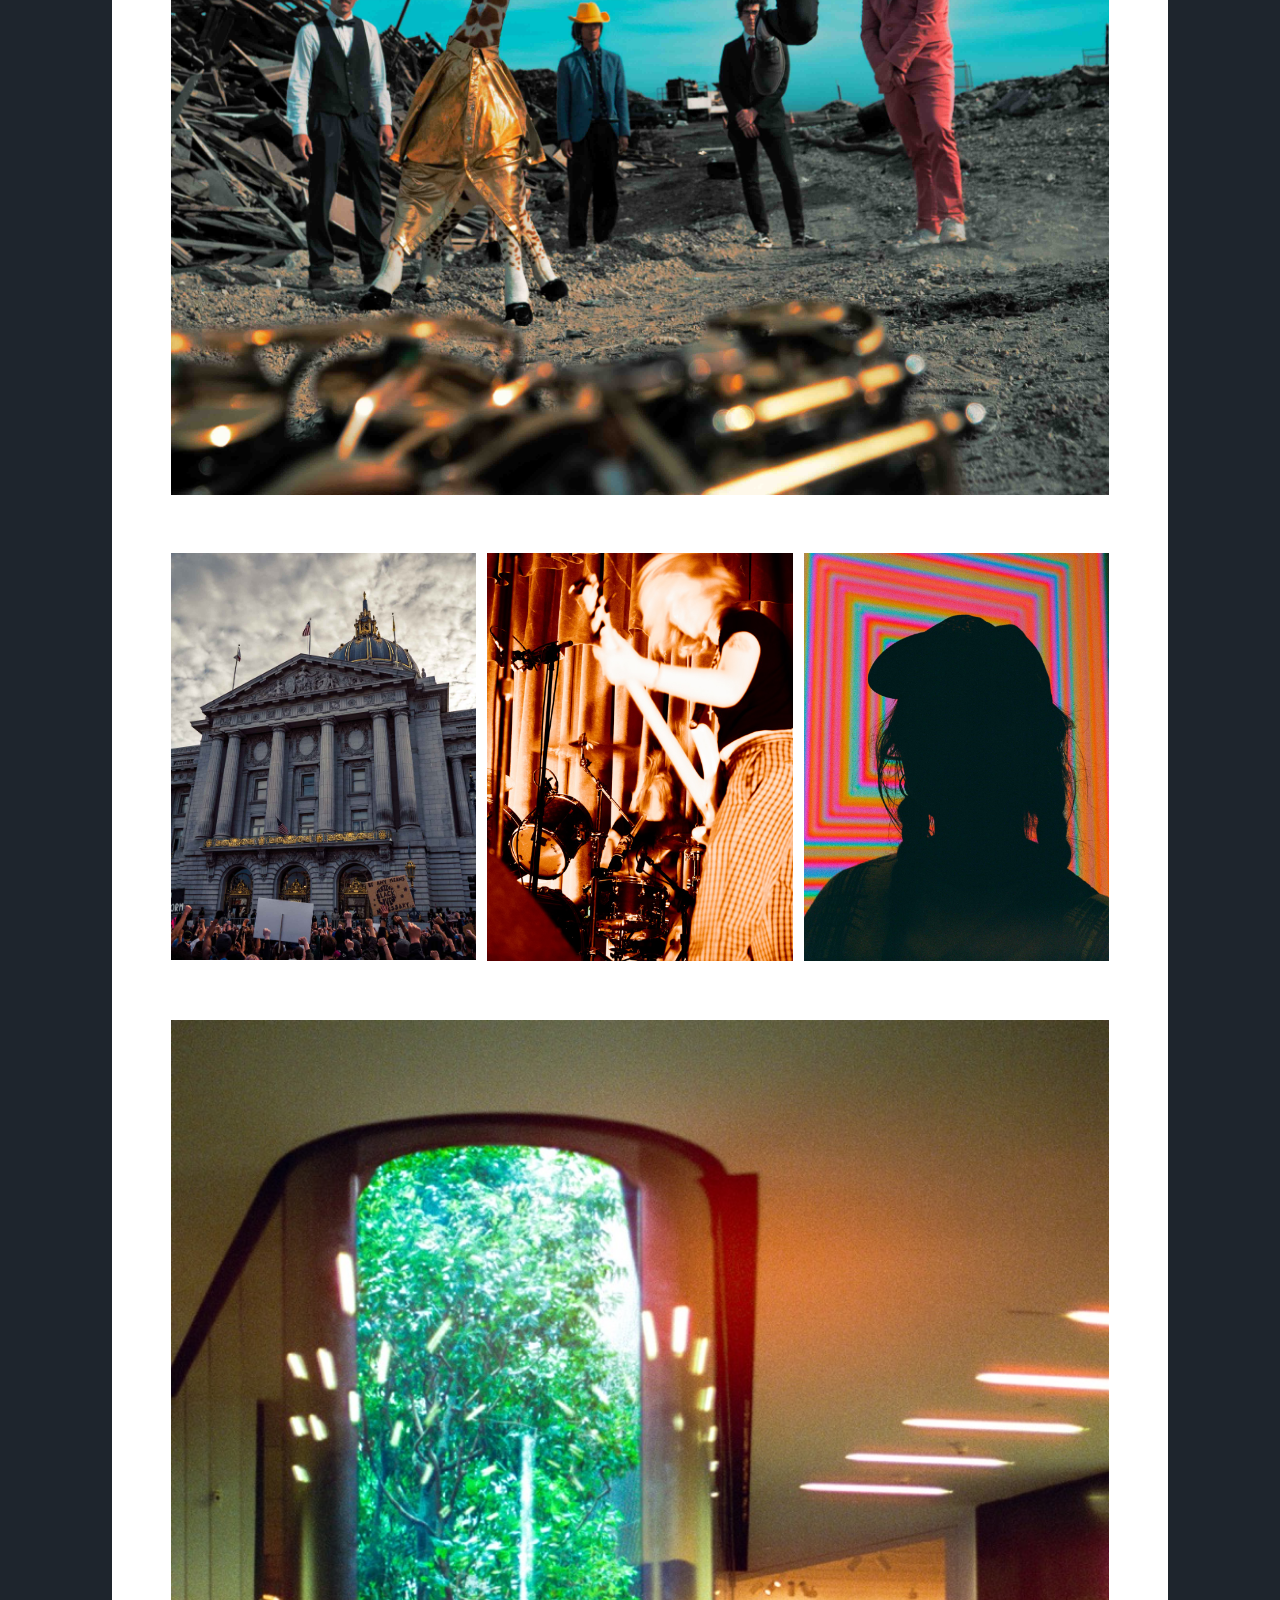
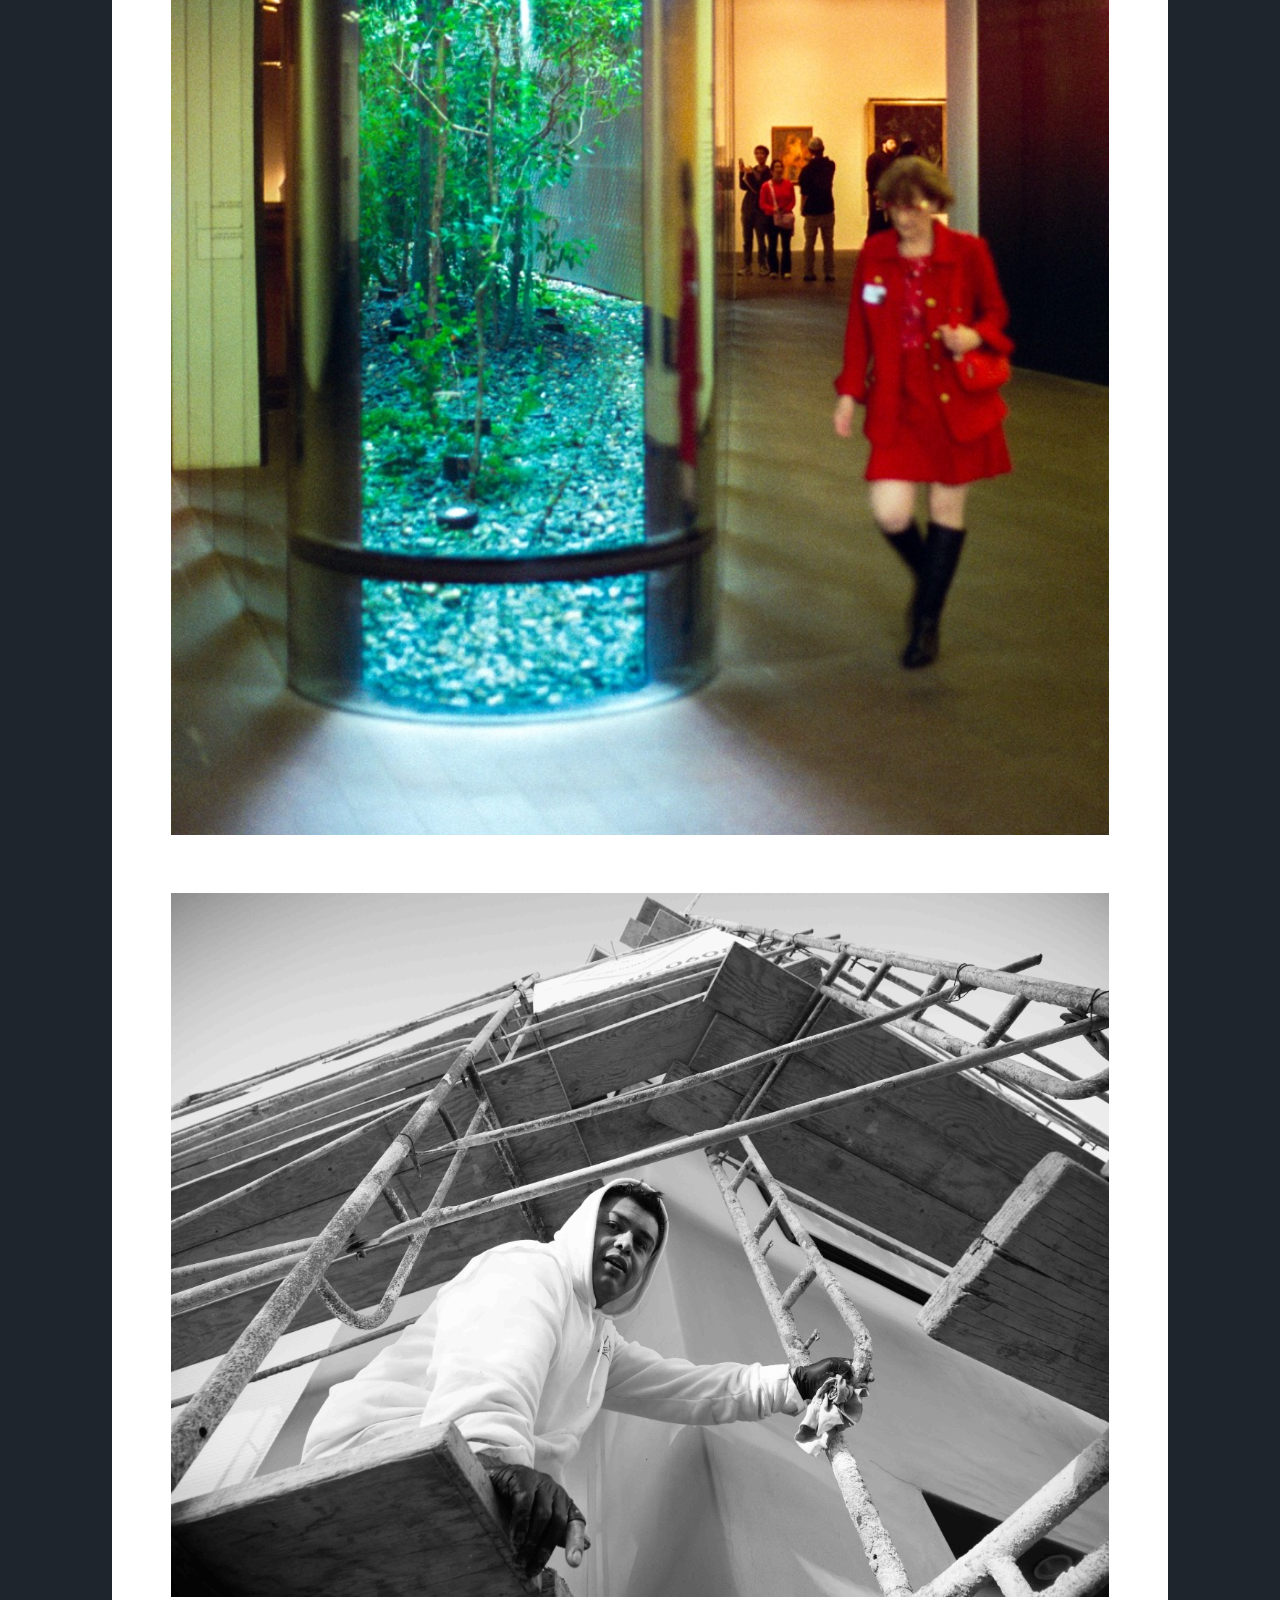
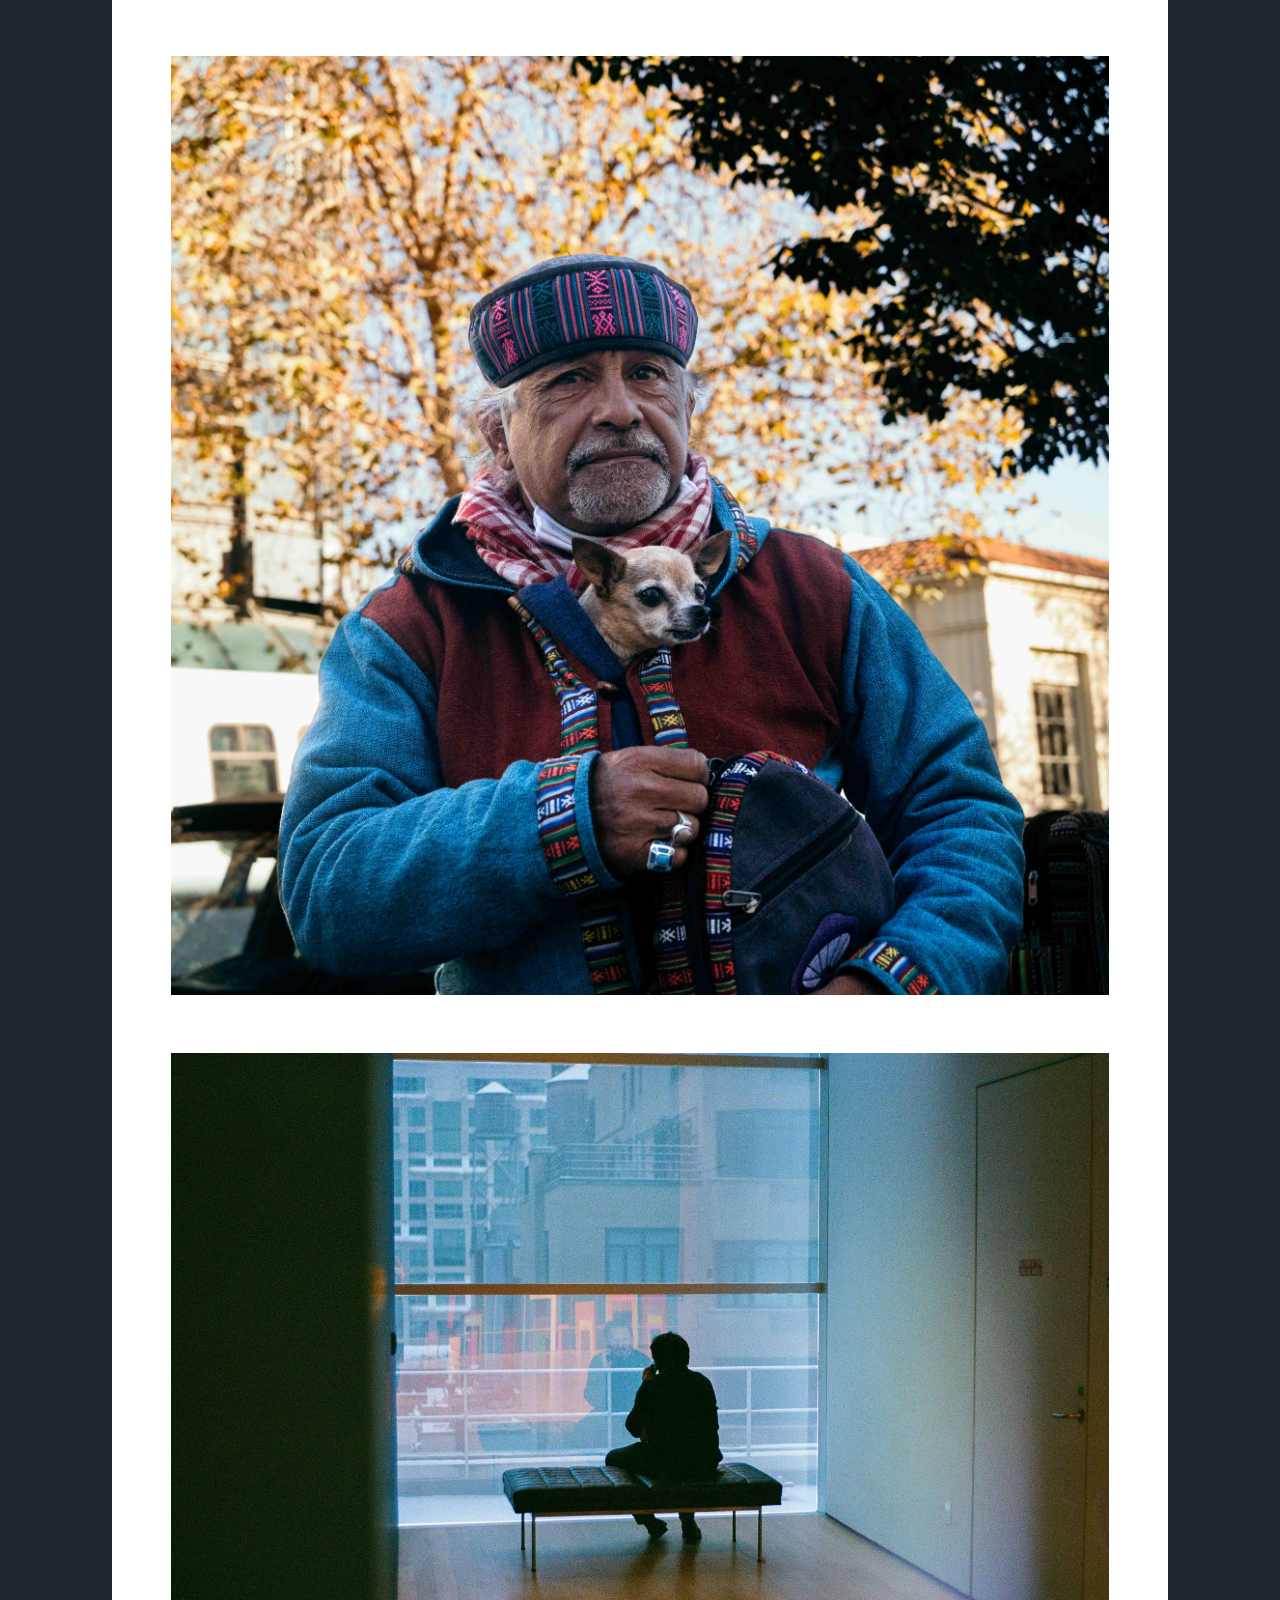
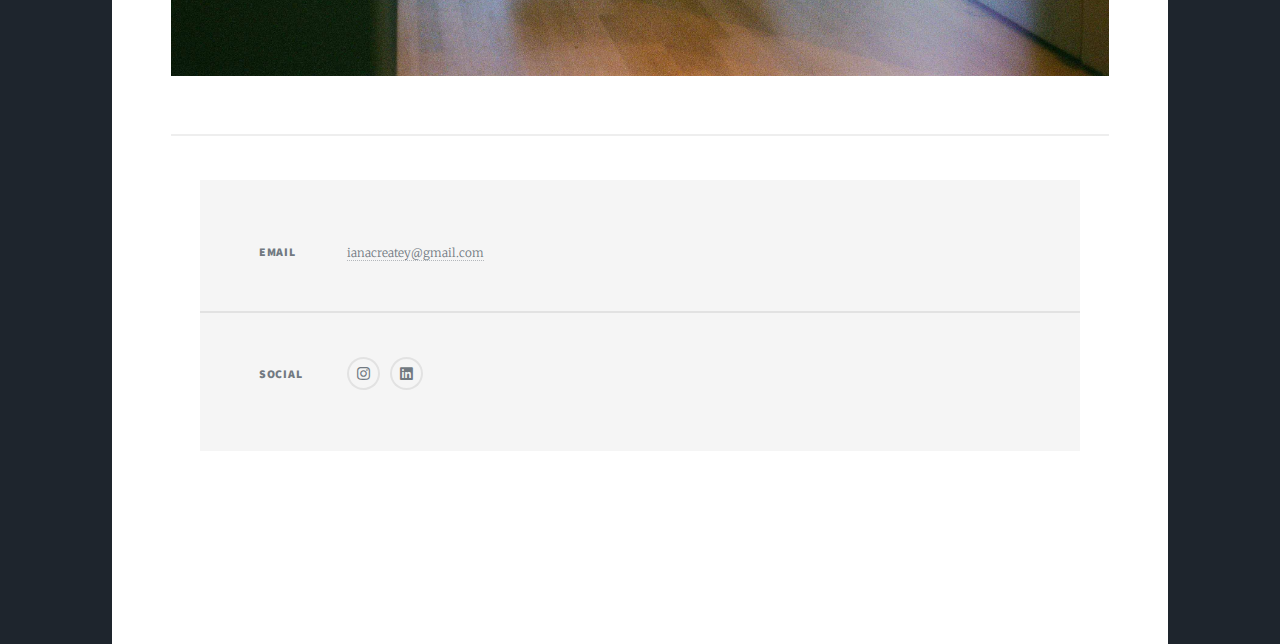
<file: photo/index.html>
<!DOCTYPE HTML>
<!--
	Massively by HTML5 UP
	html5up.net | @ajlkn
	Free for personal and commercial use under the CCA 3.0 license (html5up.net/license)
-->
<html>
	<head>
		<title>Elements Reference - Massively by HTML5 UP</title>
		<meta charset="utf-8" />
		<meta name="viewport" content="width=device-width, initial-scale=1, user-scalable=no" />
		<link rel="stylesheet" href="../assets/css/main.css" />
		<noscript><link rel="stylesheet" href="../assets/css/noscript.css" /></noscript>
	</head>
	<body class="is-preload">

		<!-- Wrapper -->
			<div id="wrapper">

				<!-- Header -->
					<header id="header">
						<a href="/photo" class="logo">Ian Anderson</a>
					</header>

				
					<!-- Nav -->
					<nav id="nav">
						<ul class="links">
							<li class="active"><a href="/photo">Photography</a></li> 
							<!--<li><a href="/photo">Highlights</a></li> -->
						</ul> 
						<ul class="icons">
							<li><a target=blank href="https://instagram.com/ianacreative" class="icon brands fa-instagram"><span class="label">Instagram</span></a></li>
				<!--	<li><a target=blank href="https://www.youtube.com/channel/UCUumCokf-5kSjcfUy_4iKzg" class="icon brands fa-youtube"><span class="label">YouTube</span></a></li> -->
				<li><a target=blank href="https://www.linkedin.com/in/ian-anderson-25b82625a/" class="icon brands fa-linkedin"><span class="label">linkedin</span></a></li>

						</ul>
					</nav>

				<!-- Main -->
				<div id="main">

					<!-- Featured Post -->
					<section class="post">
						<header class="major">
							
								<h2>Photography Portfolio</h2>
								<p>Ian works as a freelance photographer, specializing in weddings, live music, and events. His personal work has been featured in magazines like Photoworks and Lightleak.</p>
							</header>

					<div class="col-4"><span class="image fit"><img src="../images/IanPortfolio-3 Large.jpeg" alt="" /></span></div>
					<div class="col-4"><span class="image fit"><img src="../images/IanPortfolio-10 Large.jpeg" alt="" /></span></div>
					<a class="image main"><img src="../images/IanPortfolio-5 Large.jpeg" alt="" /></a>

					<div class="row gtr-50 gtr-uniform">
														
						<div class="col-4"><span class="image fit"><img src="../images/IanPortfolio-7 Large.jpeg" alt="" /></span></div>
				
						<div class="col-4"><span class="image fit"><img src="../images/IanPortfolio-13 Large.jpeg" alt="" /></span></div>
						<div class="col-4"><span class="image fit"><img src="../images/IanPortfolio Large.jpeg" alt="" /></span></div>
						</div>
						<a class="image main"><img src="../images/P1084136yeah Large.jpeg" alt="" /></a>
						<a class="image main"><img src="../images/aa6.jpg" alt="" /></a>
						<a class="image main"><img src="../images/boom-14.jpg" alt="" /></a>


					<div class="box alt">
						<div class="row gtr-50 gtr-uniform">
							
							<div class="col-4"><span class="image fit"><img src="../images/riot5.jpg" alt="" /></span></div>
							<div class="col-4"><span class="image fit"><img src="../images/P1073465yeah Large.jpeg" alt="" /></span></div>
							<div class="col-4"><span class="image fit"><img src="../images/IanPortfolio-23.jpg" alt="" /></span></div>
							
						</div>
						

					<a class="image main"><img src="../images/IanPortfolio-12 Large.jpeg" alt="" /></a>
				
					
					<a class="image main"><img src="../images/boom-9.jpg" alt="" /></a>
				
					
				
				
					
				
				
					
				
												
				
				
										
				
				
				
				
																			
					
														
											<!--	<a href="https://www.youtube.com/@SubstantialStudios" class="image main"><img src="../images/stills_4.16.1.jpg" alt="" /></a> -->
				
				
											<!--	<a href="https://youtu.be/7sWIqx3-7x4" class="image main"><img src="../images/Screenshot 2024-04-24 at 3.20.32 PM 1.jpeg" alt="" /></a> -->
											
											

												<a class="image main"><img src="../images/boom-8.jpg" alt="" /></a>
											

											<a class="image main"><img src="../images/Film1.0-6.jpg" alt="" /></a>
											
											<hr />

				
				
				<!-- Footer -->
				<footer id="footer">
						
					<section class="split contact">

						<section>
							<h3>Email</h3>
							<p><a href="#">ianacreatey@gmail.com</a></p>
						</section>
						<section>
							<h3>Social</h3>
							<ul class="icons alt">
								<li><a target=blank href="https://instagram.com/ianacreative" class="icon brands fa-instagram"><span class="label">Instagram</span></a></li>
				<!--	<li><a target=blank href="https://www.youtube.com/channel/UCUumCokf-5kSjcfUy_4iKzg" class="icon brands fa-youtube"><span class="label">YouTube</span></a></li> -->
				<li><a target=blank href="https://www.linkedin.com/in/ian-anderson-25b82625a/" class="icon brands fa-linkedin"><span class="label">linkedin</span></a></li>

							</ul>
						</section>
					</section>
				</footer>
			
				<!-- Copyright -->
					<div id="copyright">
						<ul><li>&copy; Untitled</li><li>Design: <a href="https://html5up.net">HTML5 UP</a></li></ul>
					</div>

			</div>

		<!-- Scripts -->
			<script src="../assets/js/jquery.min.js"></script>
			<script src="../assets/js/jquery.scrollex.min.js"></script>
			<script src="../assets/js/jquery.scrolly.min.js"></script>
			<script src="../assets/js/browser.min.js"></script>
			<script src="../assets/js/breakpoints.min.js"></script>
			<script src="../assets/js/util.js"></script>
			<script src="../assets/js/main.js"></script>

	</body>
</html>
</file>
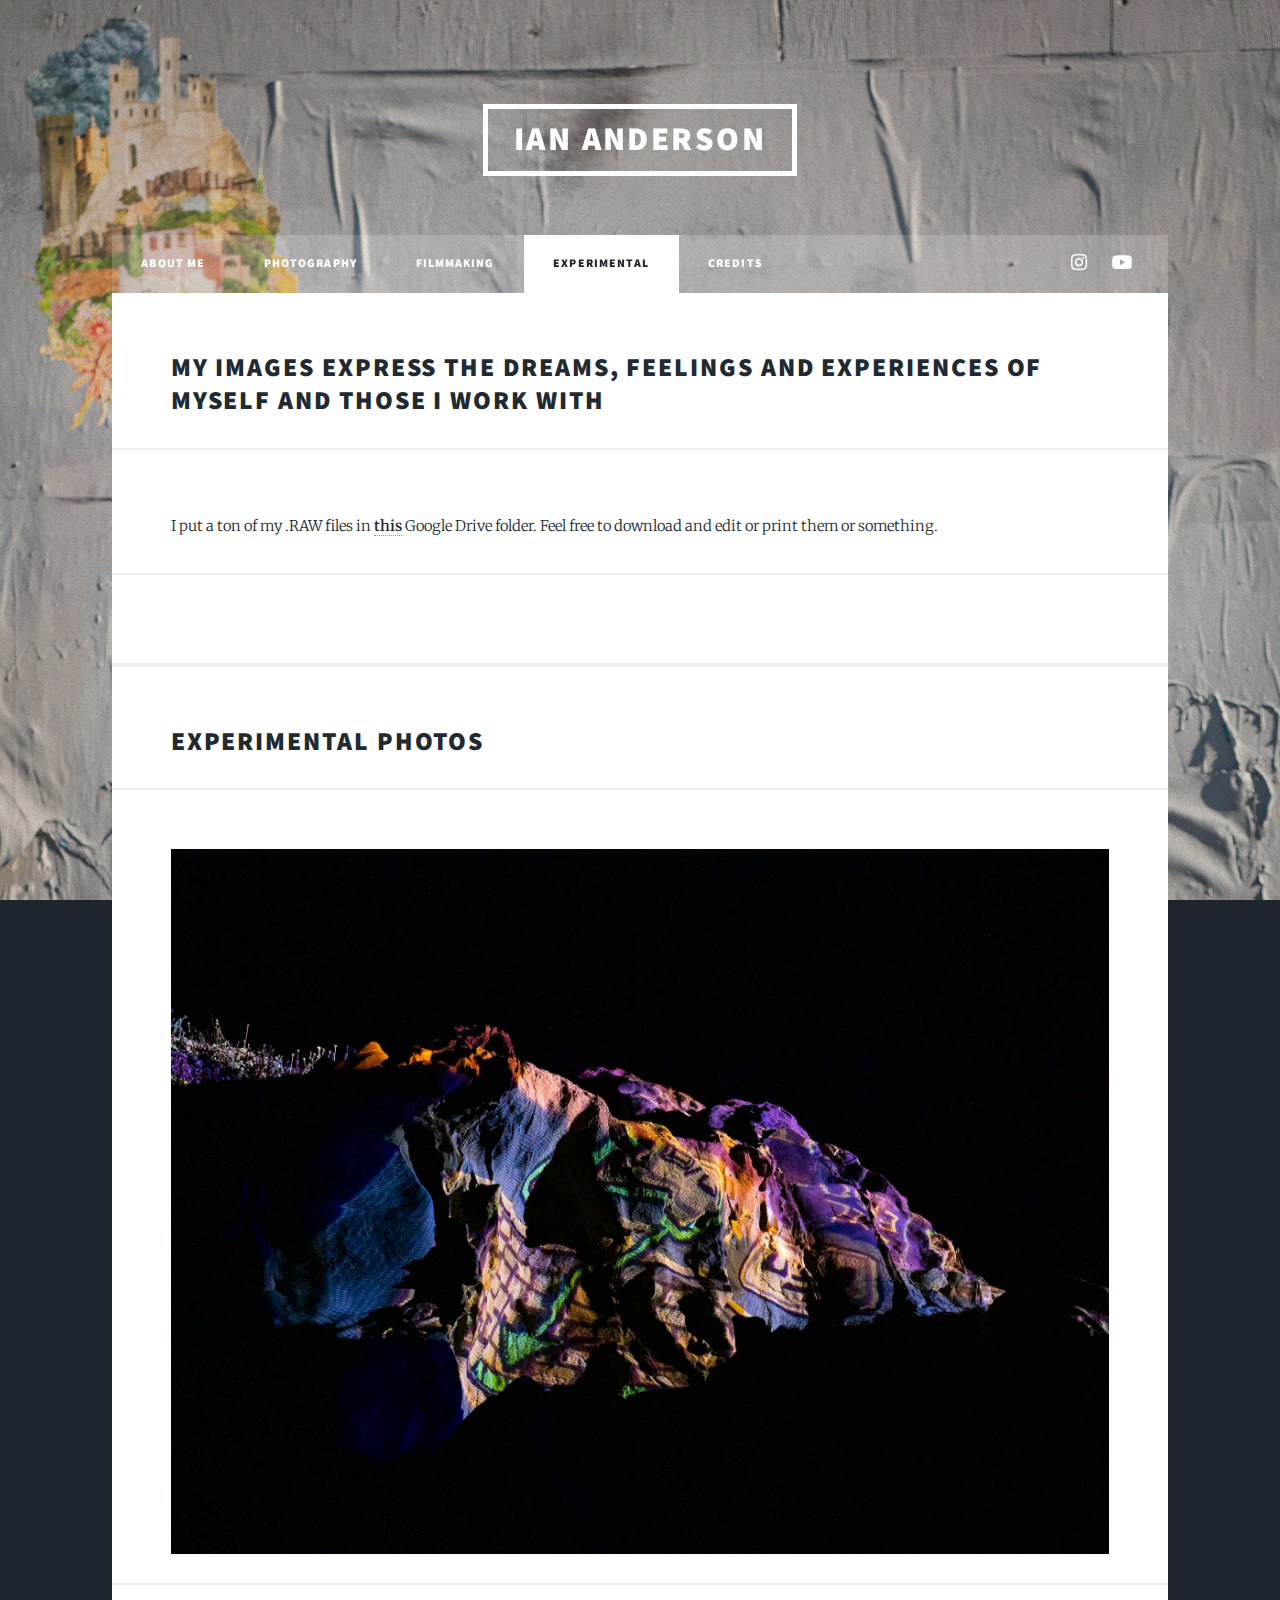
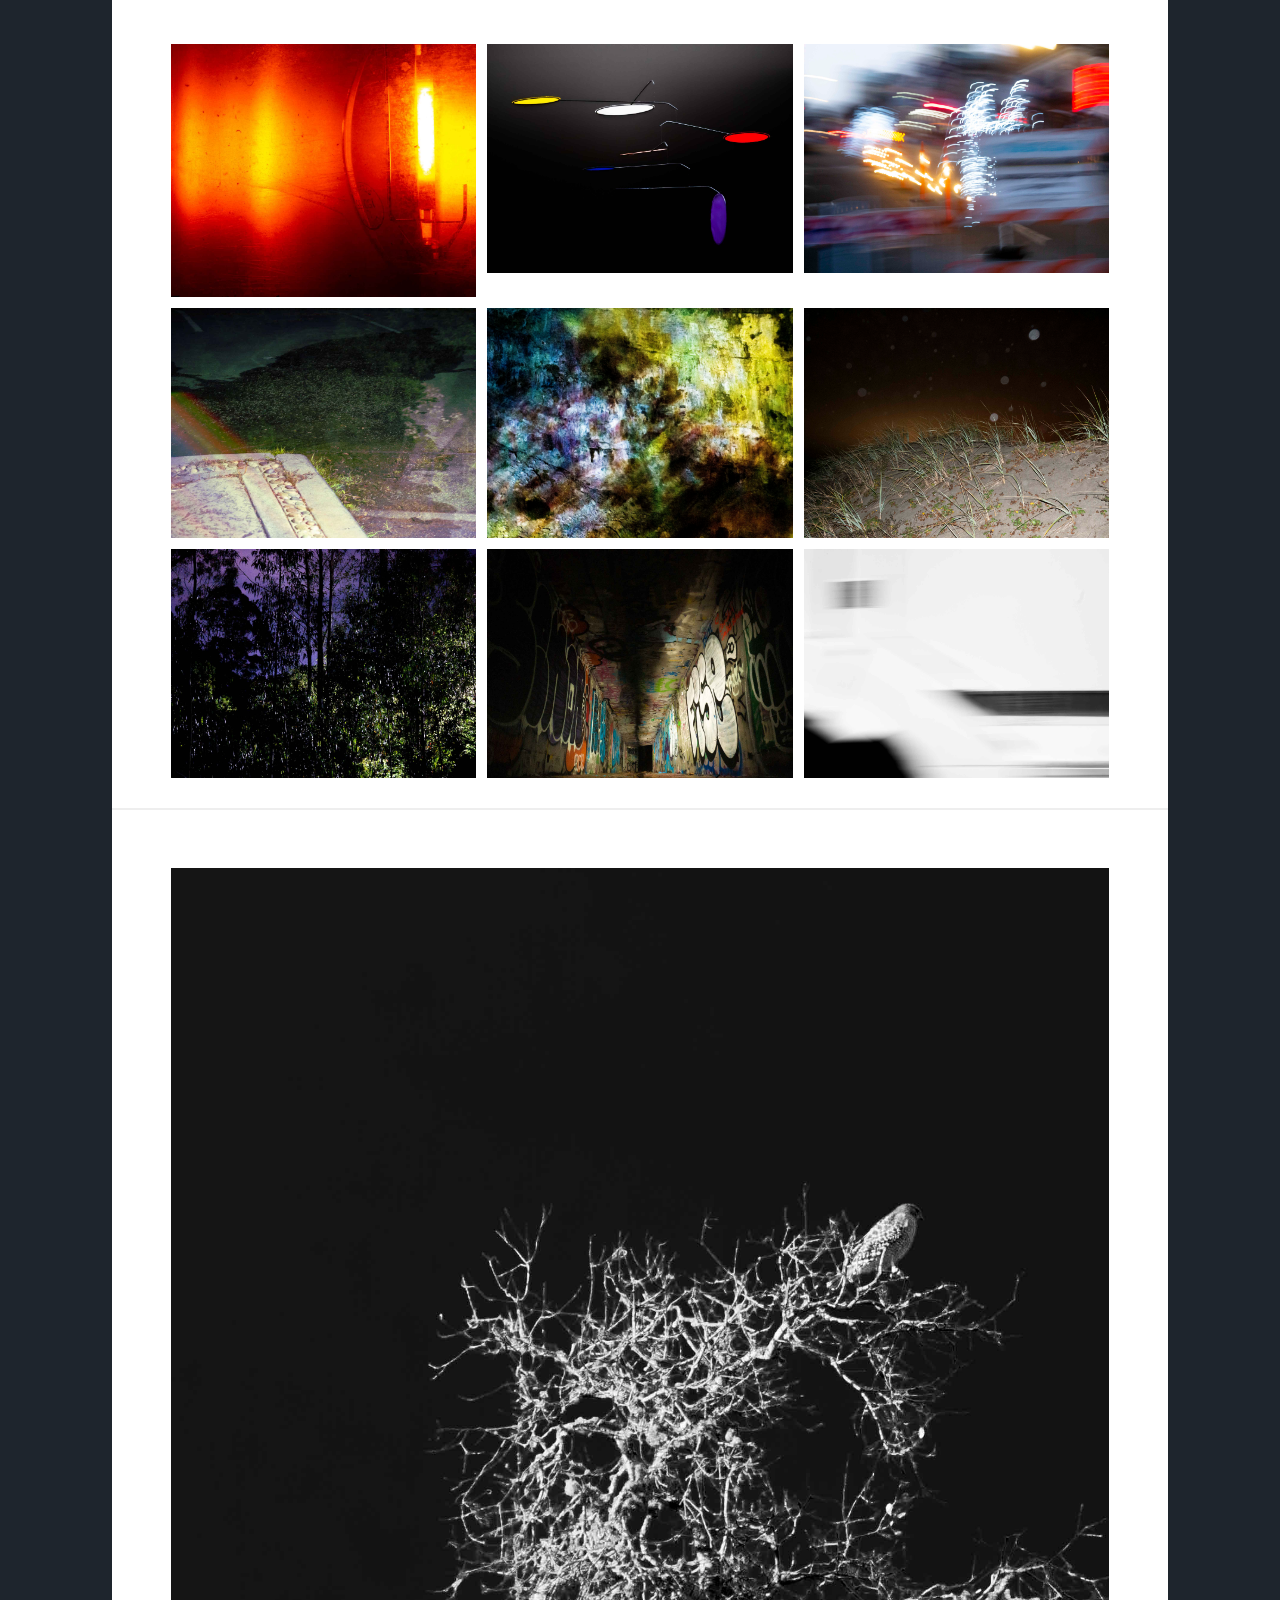
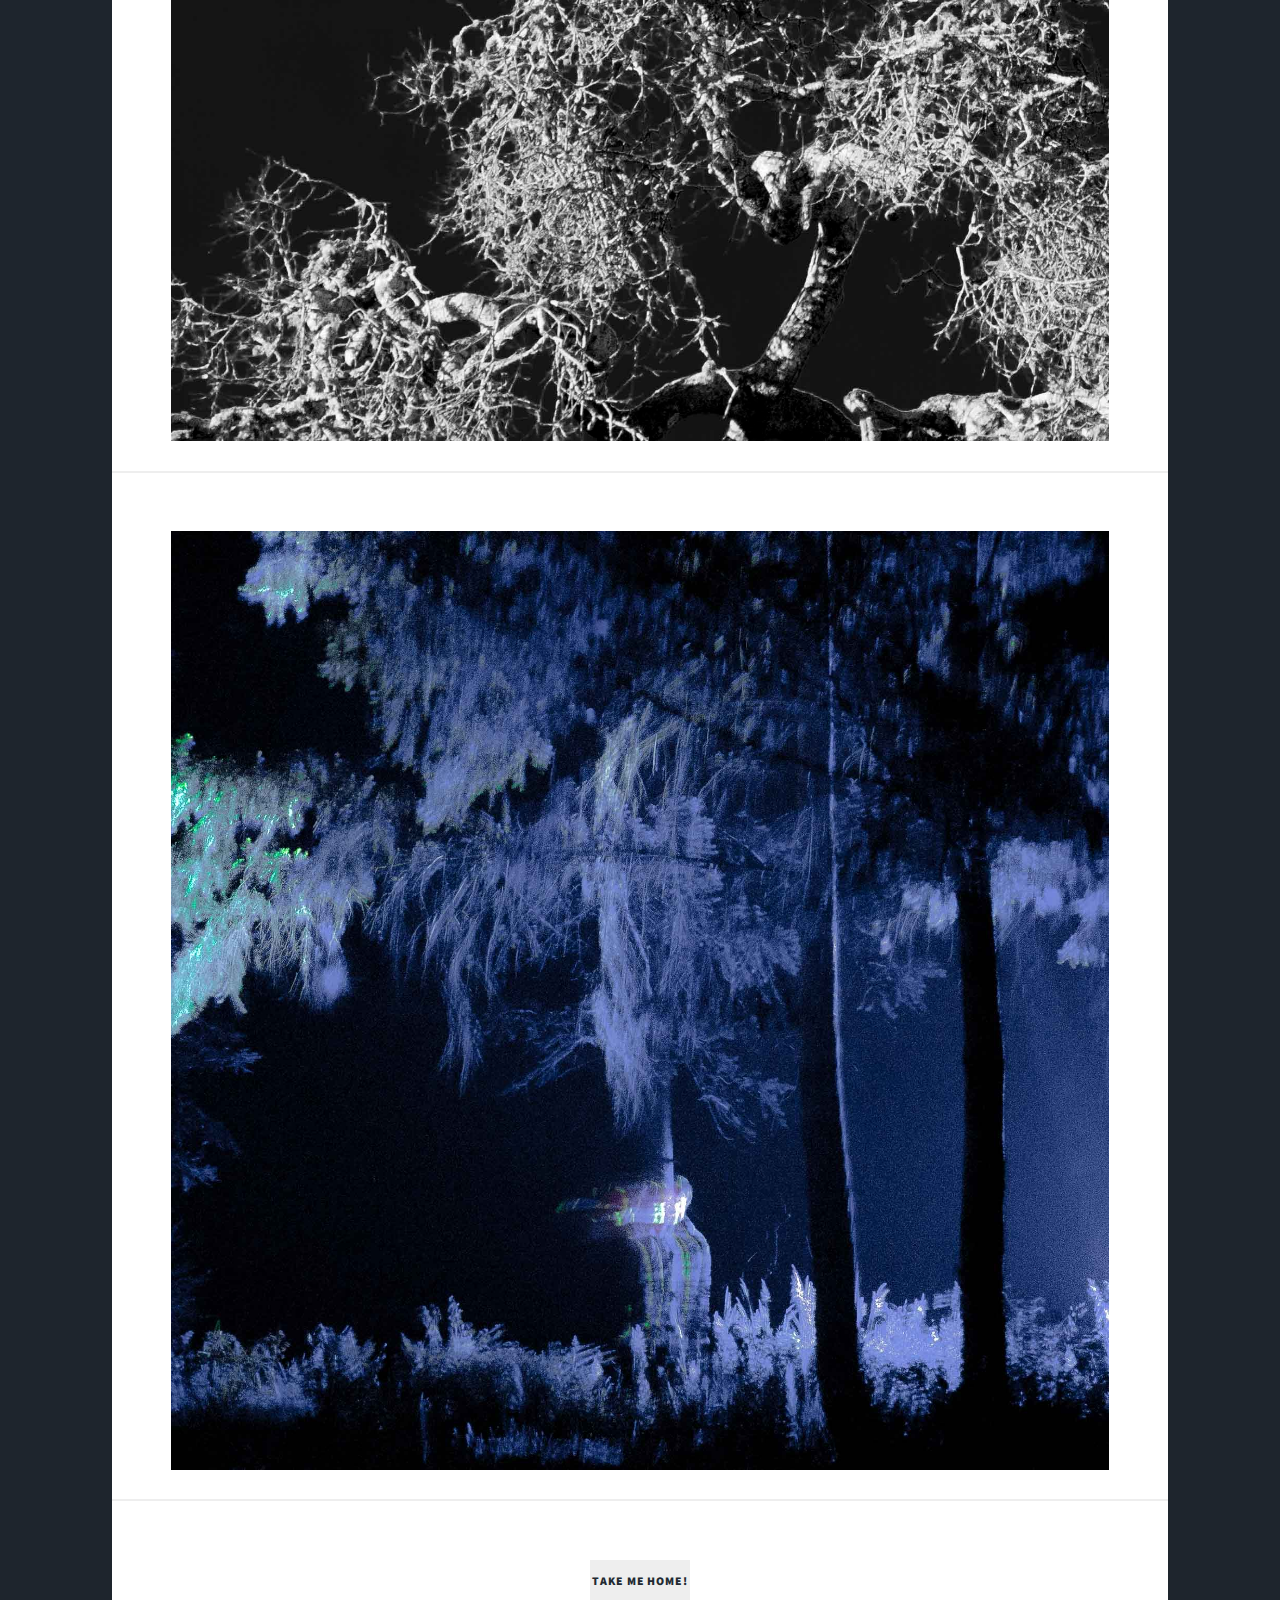
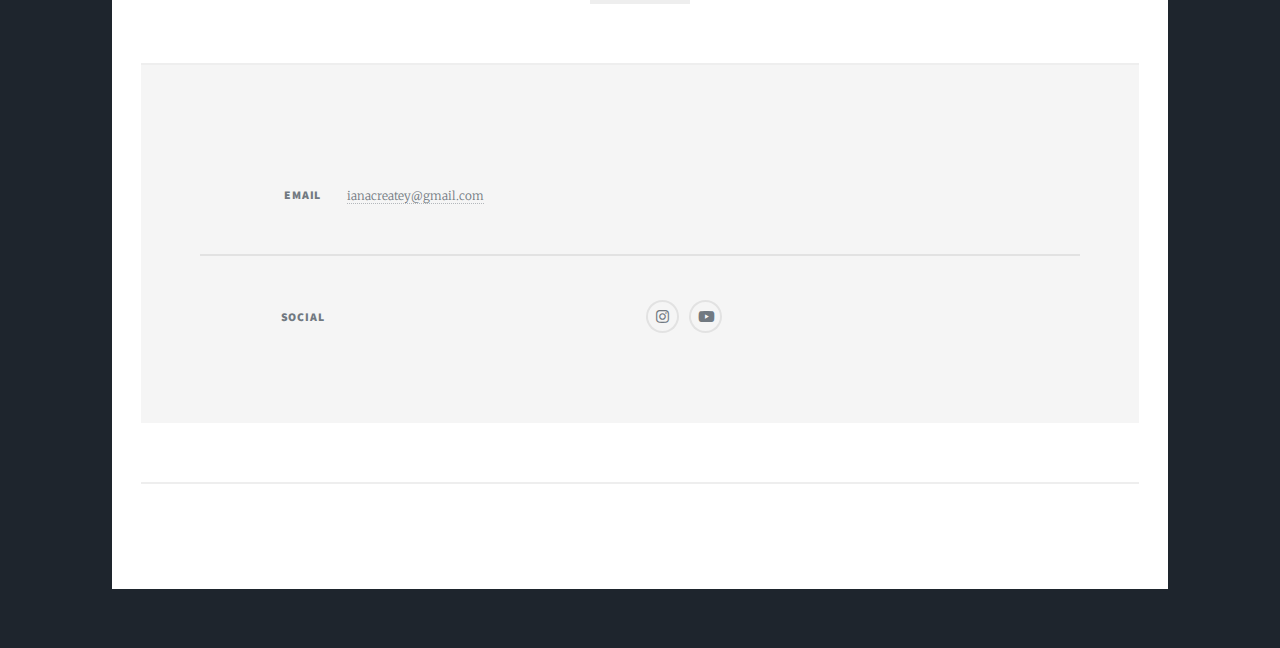
<file: ABOUT ME.html>
<!DOCTYPE HTML>
<!--
	Massively by HTML5 UP
	html5up.net | @ajlkn
	Free for personal and commercial use under the CCA 3.0 license (html5up.net/license)
-->
<html>
	<head>
		<title>Elements Reference - Massively by HTML5 UP</title>
		<meta charset="utf-8" />
		<meta name="viewport" content="width=device-width, initial-scale=1, user-scalable=no" />
		<link rel="stylesheet" href="assets/css/main.css" />
		<noscript><link rel="stylesheet" href="assets/css/noscript.css" /></noscript>
	</head>
	<body class="is-preload">

		<!-- Wrapper -->
			<div id="wrapper">

				<!-- Header -->
					<header id="header">
						<a href="index.html" class="logo">Ian Anderson</a>
					</header>

				<!-- Nav -->
					<nav id="nav">
						<ul class="links">
							<li><a href="index.html">About Me</a></li>
							<li><a href="Photography Tab.html">Photography</a></li>
							<li><a href="Videography.html">Filmmaking</a></li>
							<li class="active"><a href="Edit My Photos!.html">Experimental</a></li>
							<li><a href="Credits.html">Credits</a></li>
						</ul>
						<ul class="icons">
							<li><a target=blank href="https://instagram.com/ianacreative" class="icon brands fa-instagram"><span class="label">Instagram</span></a></li>
							<li><a target=blank href="https://www.youtube.com/channel/UCUumCokf-5kSjcfUy_4iKzg" class="icon brands fa-youtube"><span class="label">YouTube</span></a></li>
						</ul>
					</nav>

				<!-- Main -->
					<div id="main">

			

								<!-- Text stuff -->
									<h2>My images express the dreams, feelings and experiences of myself and those I work with</h2>
									<p>I put a ton of my .RAW files in <a target=blank href="https://drive.google.com/drive/folders/1pK7tJVMheX6Mh1p45XsezSoDcEwDcLO_?usp=sharing" ><b> this</b></a> </a> Google Drive folder. Feel free to download and edit or print them or something.</a></p>
									<hr />
								<!-- Image -->
									<h2>Experimental photos</h2>

									
									<span class="image fit"><img src="images/P1060061.jpg" alt="" /></span>
									<div class="box alt">
										<div class="row gtr-50 gtr-uniform">
											<div class="col-4"><span class="image fit"><img src="images/P1060255.jpg" alt="" /></span></div>
											<div class="col-4"><span class="image fit"><img src="images/pic99.jpg" alt="" /></span></div>
											<div class="col-4"><span class="image fit"><img src="images/pic032.jpg" alt="" /></span></div>
											<!-- Break -->
											<div class="col-4"><span class="image fit"><img src="images/filmrainbow.jpg" alt="" /></span></div>
											<div class="col-4"><span class="image fit"><img src="images/pic044.jpg" alt="" /></span></div>
											<div class="col-4"><span class="image fit"><img src="images/pic046.jpg" alt="" /></span></div>
											<!-- Break -->
											<div class="col-4"><span class="image fit"><img src="images/pic036.jpg" alt="" /></span></div>
											<div class="col-4"><span class="image fit"><img src="images/pic034.jpg" alt="" /></span></div>
											<div class="col-4"><span class="image fit"><img src="images/pic98.jpg" alt="" /></span></div>
										</div>
									</div>
									<span class="image fit"><img src="images/pic038.jpg" alt="" /></span>
								
									<span class="image fit"><img src="images/P1060288.jpg" alt="" /></span>
								
									

									<!-- Footer -->
								</section>
									<footer>
								<div class="pagination">
									<!--<a href="#" class="previous">Prev</a>-->
									<a href="index.html" class="page active">Take me home!</a>
									
								</div>
							</footer>
							
				<!-- Footer -->
				<footer id="footer">
						
					<section class="split contact">

						<section>
							<h3>Email</h3>
							<p><a href="#">ianacreatey@gmail.com</a></p>
						</section>
						<section>
							<h3>Social</h3>
							<ul class="icons alt">
								<li><a target=blank href="https://instagram.com/ianacreative" class="icon brands fa-instagram"><span class="label">Instagram</span></a></li>
					<li><a target=blank href="https://www.youtube.com/channel/UCUumCokf-5kSjcfUy_4iKzg" class="icon brands fa-youtube"><span class="label">YouTube</span></a></li>
							</ul>
						</section>
					</section>
				</footer>
				<!-- Copyright -->
					<div id="copyright">
						<ul><li>&copy; Untitled</li><li></li>Design: <a href="https://html5up.net">HTML5 UP</a></li></ul>
					</div>

			</div>

		<!-- Scripts -->
			<script src="assets/js/jquery.min.js"></script>
			<script src="assets/js/jquery.scrollex.min.js"></script>
			<script src="assets/js/jquery.scrolly.min.js"></script>
			<script src="assets/js/browser.min.js"></script>
			<script src="assets/js/breakpoints.min.js"></script>
			<script src="assets/js/util.js"></script>
			<script src="assets/js/main.js"></script>

	</body>
</html>
</file>
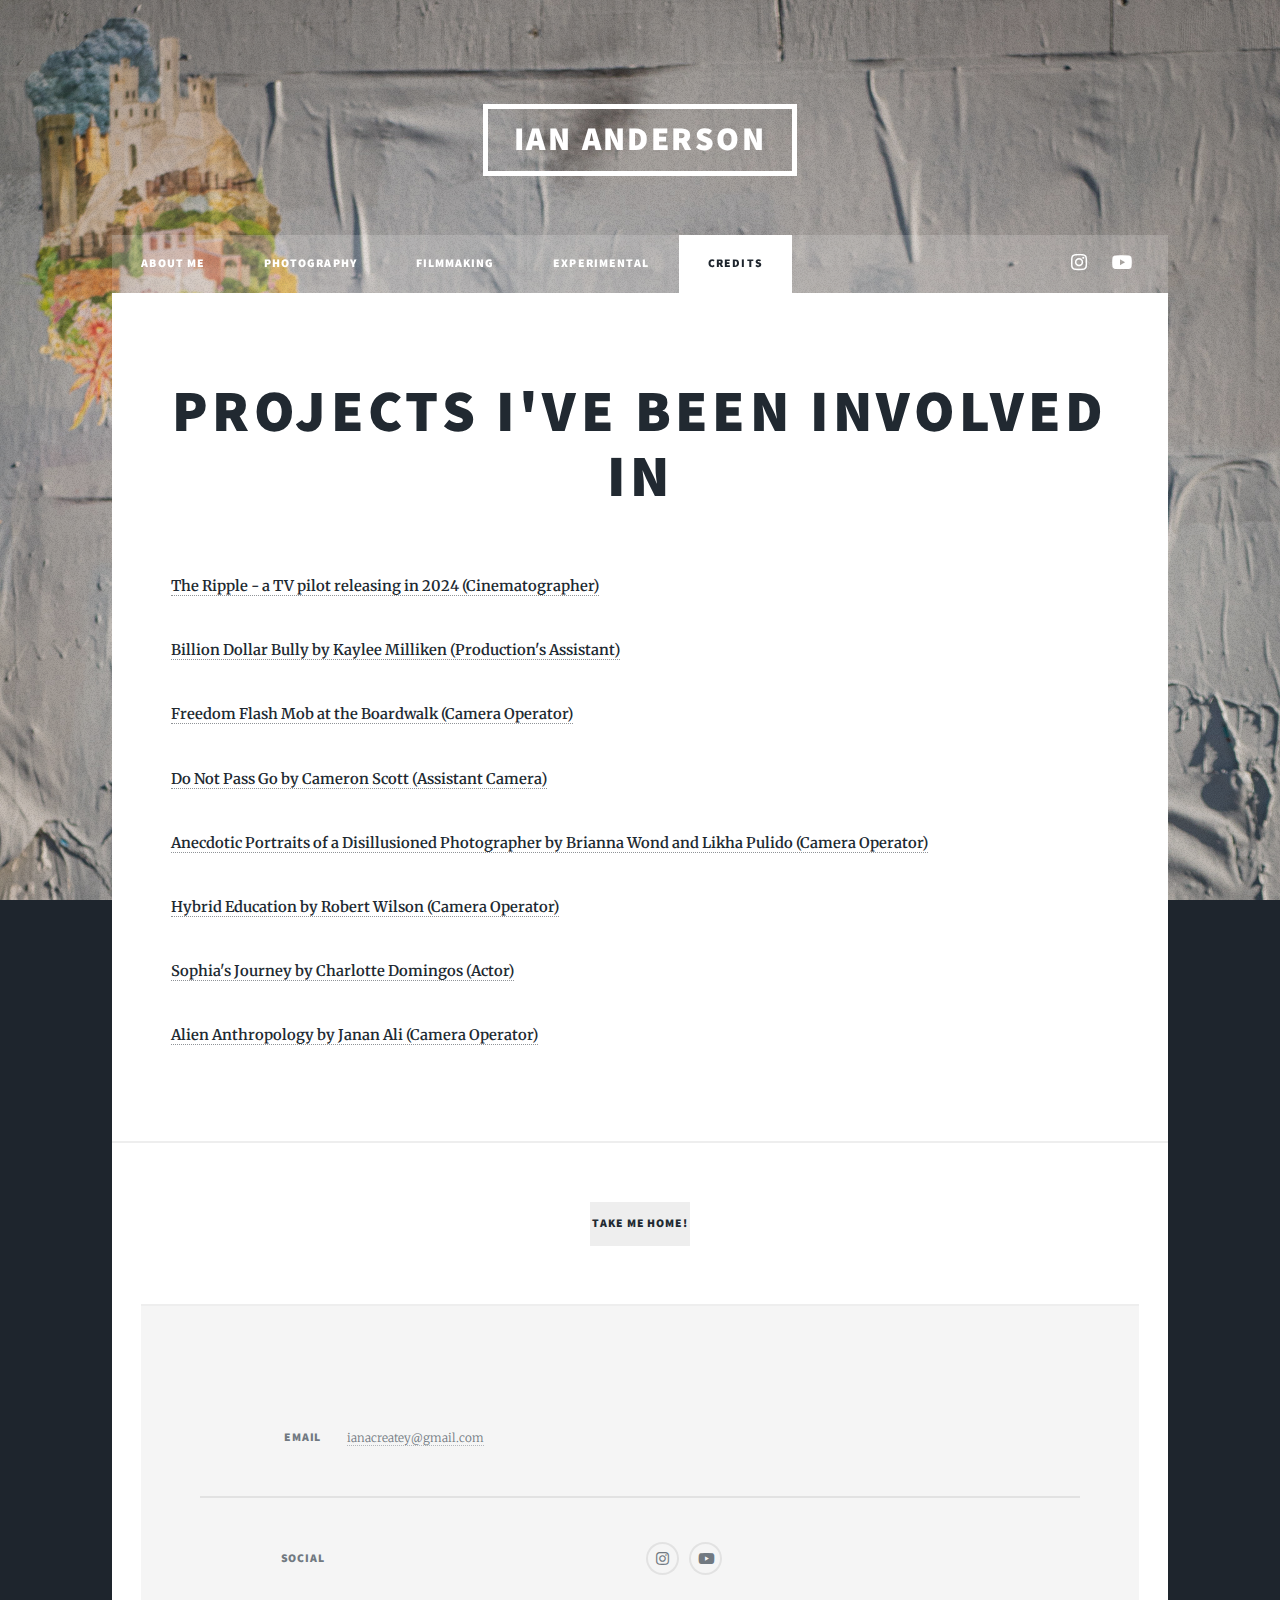
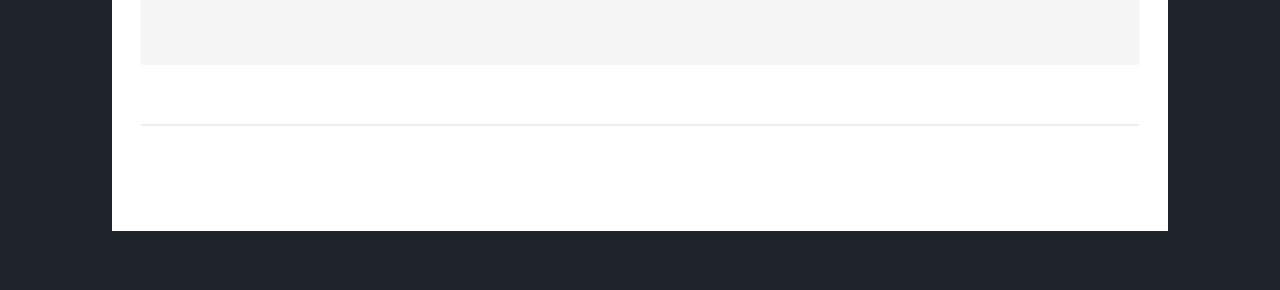
<file: Credits.html>
<!DOCTYPE HTML>
<!--
	Massively by HTML5 UP
	html5up.net | @ajlkn
	Free for personal and commercial use under the CCA 3.0 license (html5up.net/license)
-->
<html>
	<head>
		<title>Elements Reference - Massively by HTML5 UP</title>
		<meta charset="utf-8" />
		<meta name="viewport" content="width=device-width, initial-scale=1, user-scalable=no" />
		<link rel="stylesheet" href="assets/css/main.css" />
		<noscript><link rel="stylesheet" href="assets/css/noscript.css" /></noscript>
	</head>
	<body class="is-preload">

		<!-- Wrapper -->
			<div id="wrapper">

				<!-- Header -->
					<header id="header">
						<a href="index.html" class="logo">Ian Anderson</a>
					</header>

				<!-- Nav -->
					<nav id="nav">
						<ul class="links">
							<li><a href="index.html">About Me</a></li>
							<li><a href="Photography Tab.html">Photography</a></li>
							<li><a href="Videography.html">Filmmaking</a></li>
							<li><a href="Edit My Photos!.html">Experimental</a></li>
							<li class="active"><a href="Credits.html">Credits</a></li>

						</ul>
						<ul class="icons">
							<li><a target=blank href="https://instagram.com/ianacreative" class="icon brands fa-instagram"><span class="label">Instagram</span></a></li>
							<li><a target=blank href="https://www.youtube.com/channel/UCUumCokf-5kSjcfUy_4iKzg" class="icon brands fa-youtube"><span class="label">YouTube</span></a></li>
						</ul>
					</nav>

				<!-- Main -->
					<div id="main">

						<!-- Post -->
							<section class="post">
								<header class="major">
									<h1>Projects I've been involved in
									</h1>
								</header>

								<!-- Text stuff -->
									<p><a target=blank href="https://youtu.be/tqeNhPhbAKQ"><b> The Ripple - a TV pilot releasing in 2024 (Cinematographer)</b></a></p>
									<p><a target=blank href="https://www.amazon.com/Billion-Dollar-Bully-Davide-Cerretini/dp/B07QV5RQTZ" ><b> Billion Dollar Bully by Kaylee Milliken (Production's Assistant)</b></a> </a></a></p>

									<p><a target=blank href="https://www.youtube.com/watch?v=MJkmZmUiQWQ " ><b> Freedom Flash Mob at the Boardwalk (Camera Operator)</b></a> </a></a></p>
									<p><a target=blank href="https://youtu.be/gTL4EJTFHqY" ><b> Do Not Pass Go by Cameron Scott (Assistant Camera)</b></a> </a></a></p>
									<p><a target=blank href="https://youtu.be/Hbm9Kew6uPY" ><b> Anecdotic Portraits of a Disillusioned Photographer by Brianna Wond and Likha Pulido (Camera Operator)</b></a> </a></a></p>
									<p><a target=blank href="https://youtu.be/M94a1IId6dU" ><b> Hybrid Education by Robert Wilson (Camera Operator)</b></a> </a></a></p>
									<p><a target=blank href="https://youtu.be/AcdUonKz8MA" ><b> Sophia's Journey by Charlotte Domingos (Actor)</b></a> </a></a></p>
	
									<p><a target=blank href="https://youtu.be/Jz69X681878 " ><b> Alien Anthropology by Janan Ali (Camera Operator)</b></a> </a></a></p>

								


									<!-- Footer -->
								</section>
									<footer>
								<div class="pagination">
									<!--<a href="#" class="previous">Prev</a>-->
									<a href="index.html" class="page active">Take me home!</a>
									
								</div>
							</footer>
							
				<!-- Footer -->
				<footer id="footer">
						
					<section class="split contact">

						<section>
							<h3>Email</h3>
							<p><a href="#">ianacreatey@gmail.com</a></p>
						</section>
						<section>
							<h3>Social</h3>
							<ul class="icons alt">
								<li><a target=blank href="https://instagram.com/ianacreative" class="icon brands fa-instagram"><span class="label">Instagram</span></a></li>
					<li><a target=blank href="https://www.youtube.com/channel/UCUumCokf-5kSjcfUy_4iKzg" class="icon brands fa-youtube"><span class="label">YouTube</span></a></li>
							</ul>
						</section>
					</section>
				</footer>

				<!-- Copyright -->
					<div id="copyright">
						<ul><li>&copy; Untitled</li><li></li>Design: <a href="https://html5up.net">HTML5 UP</a></li></ul>
					</div>

			</div>

		<!-- Scripts -->
			<script src="assets/js/jquery.min.js"></script>
			<script src="assets/js/jquery.scrollex.min.js"></script>
			<script src="assets/js/jquery.scrolly.min.js"></script>
			<script src="assets/js/browser.min.js"></script>
			<script src="assets/js/breakpoints.min.js"></script>
			<script src="assets/js/util.js"></script>
			<script src="assets/js/main.js"></script>

	</body>
</html>
</file>
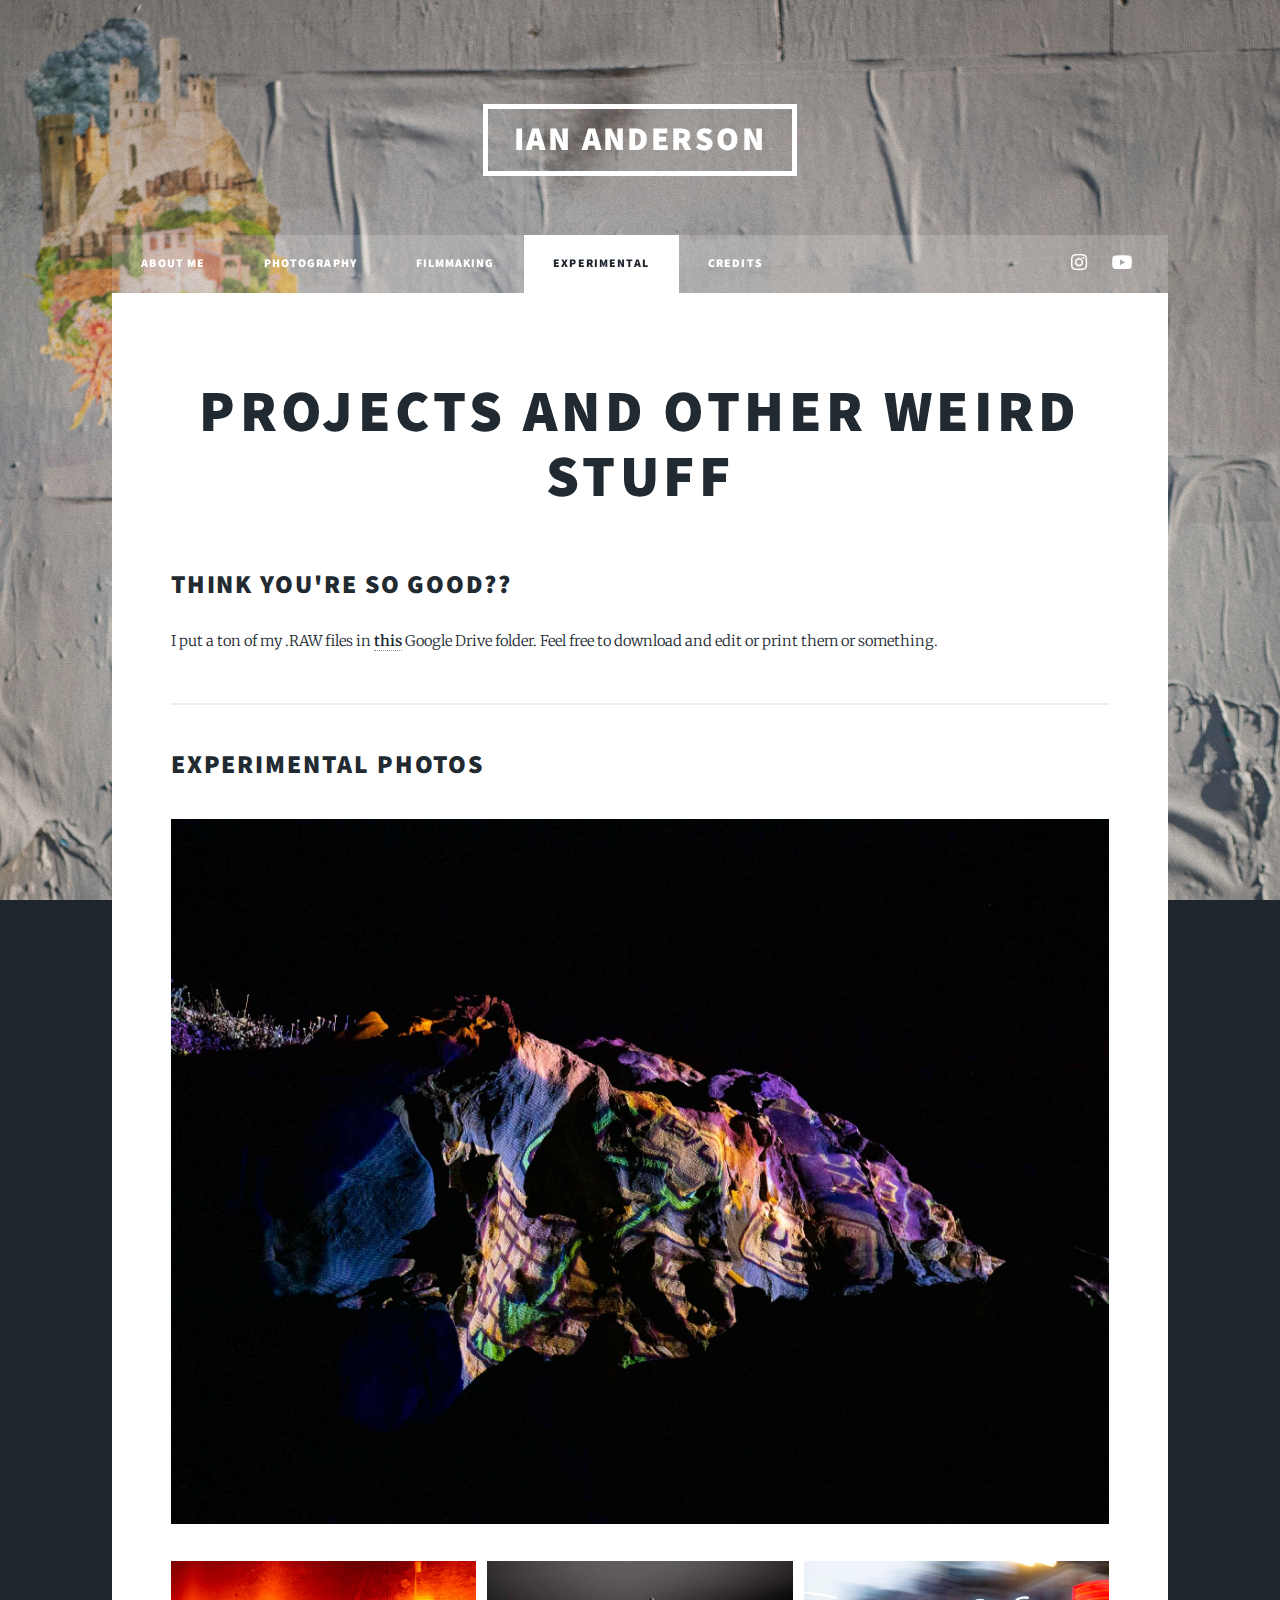
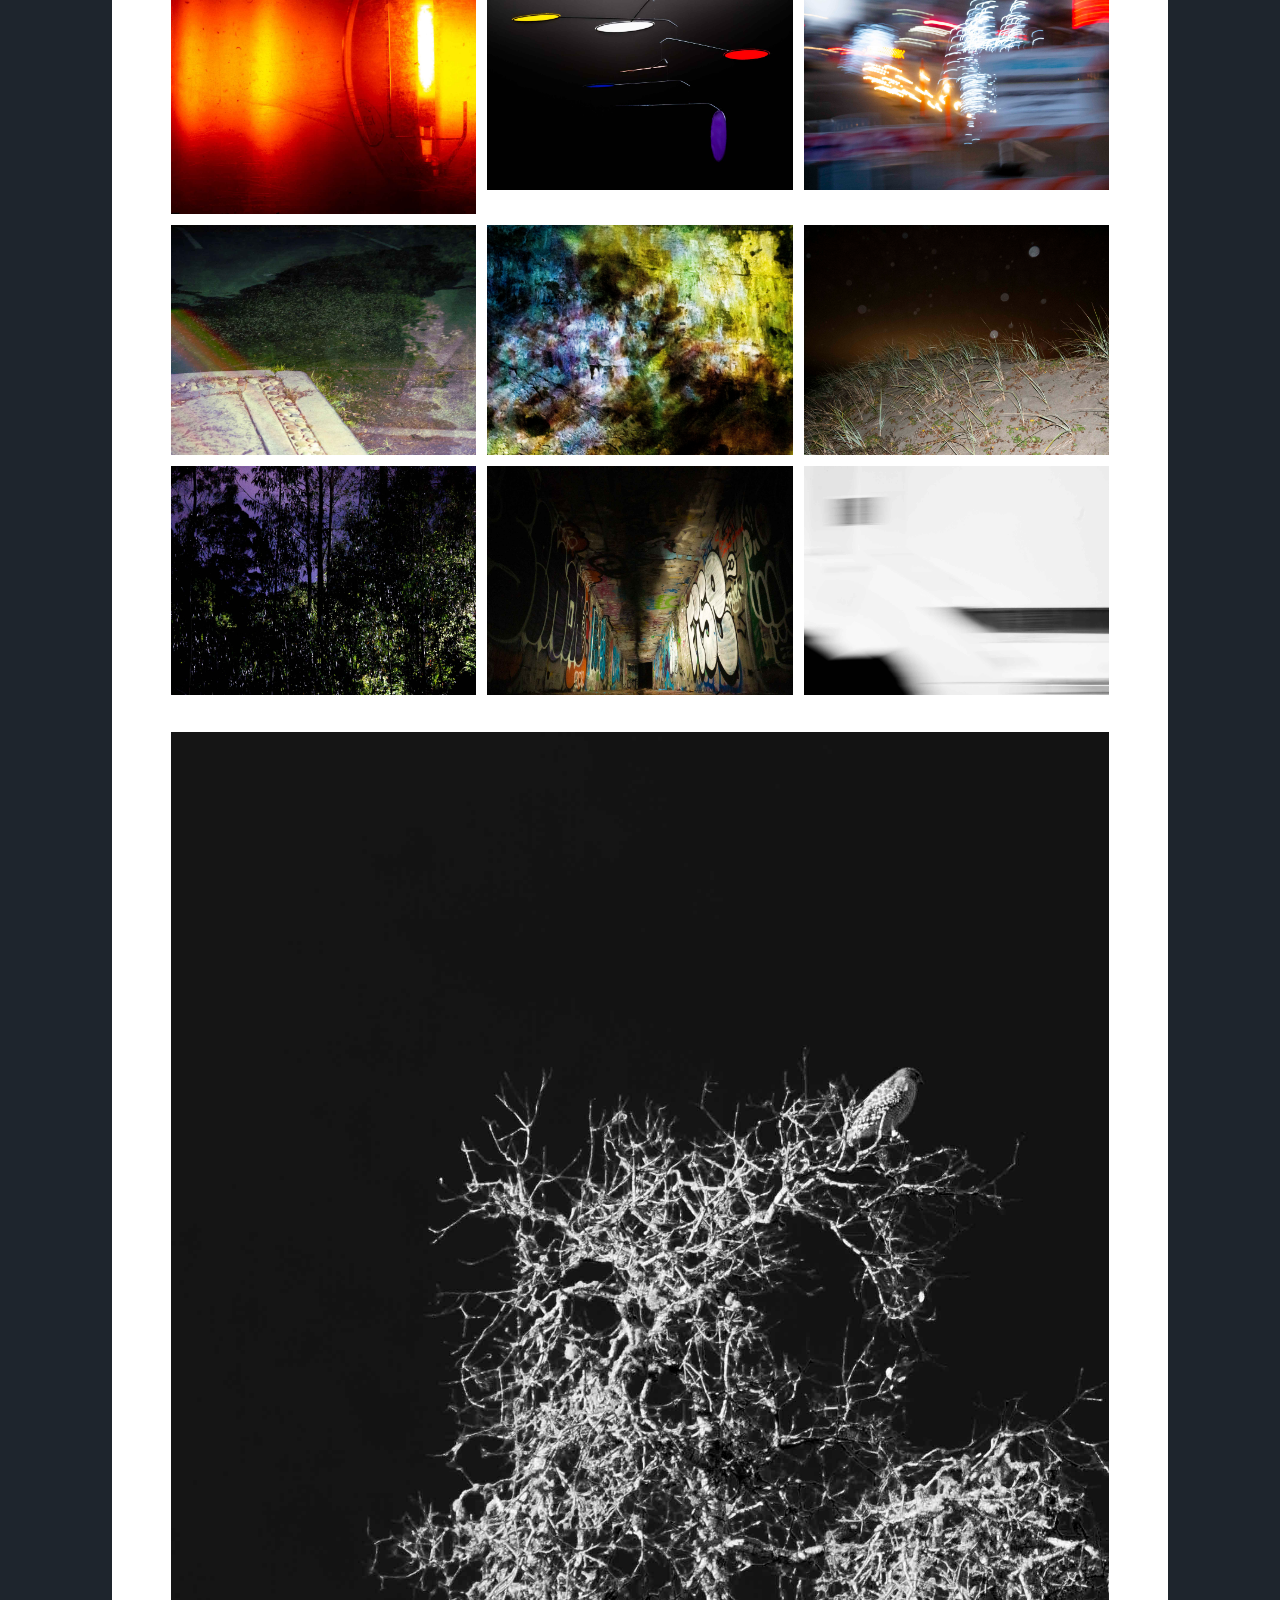
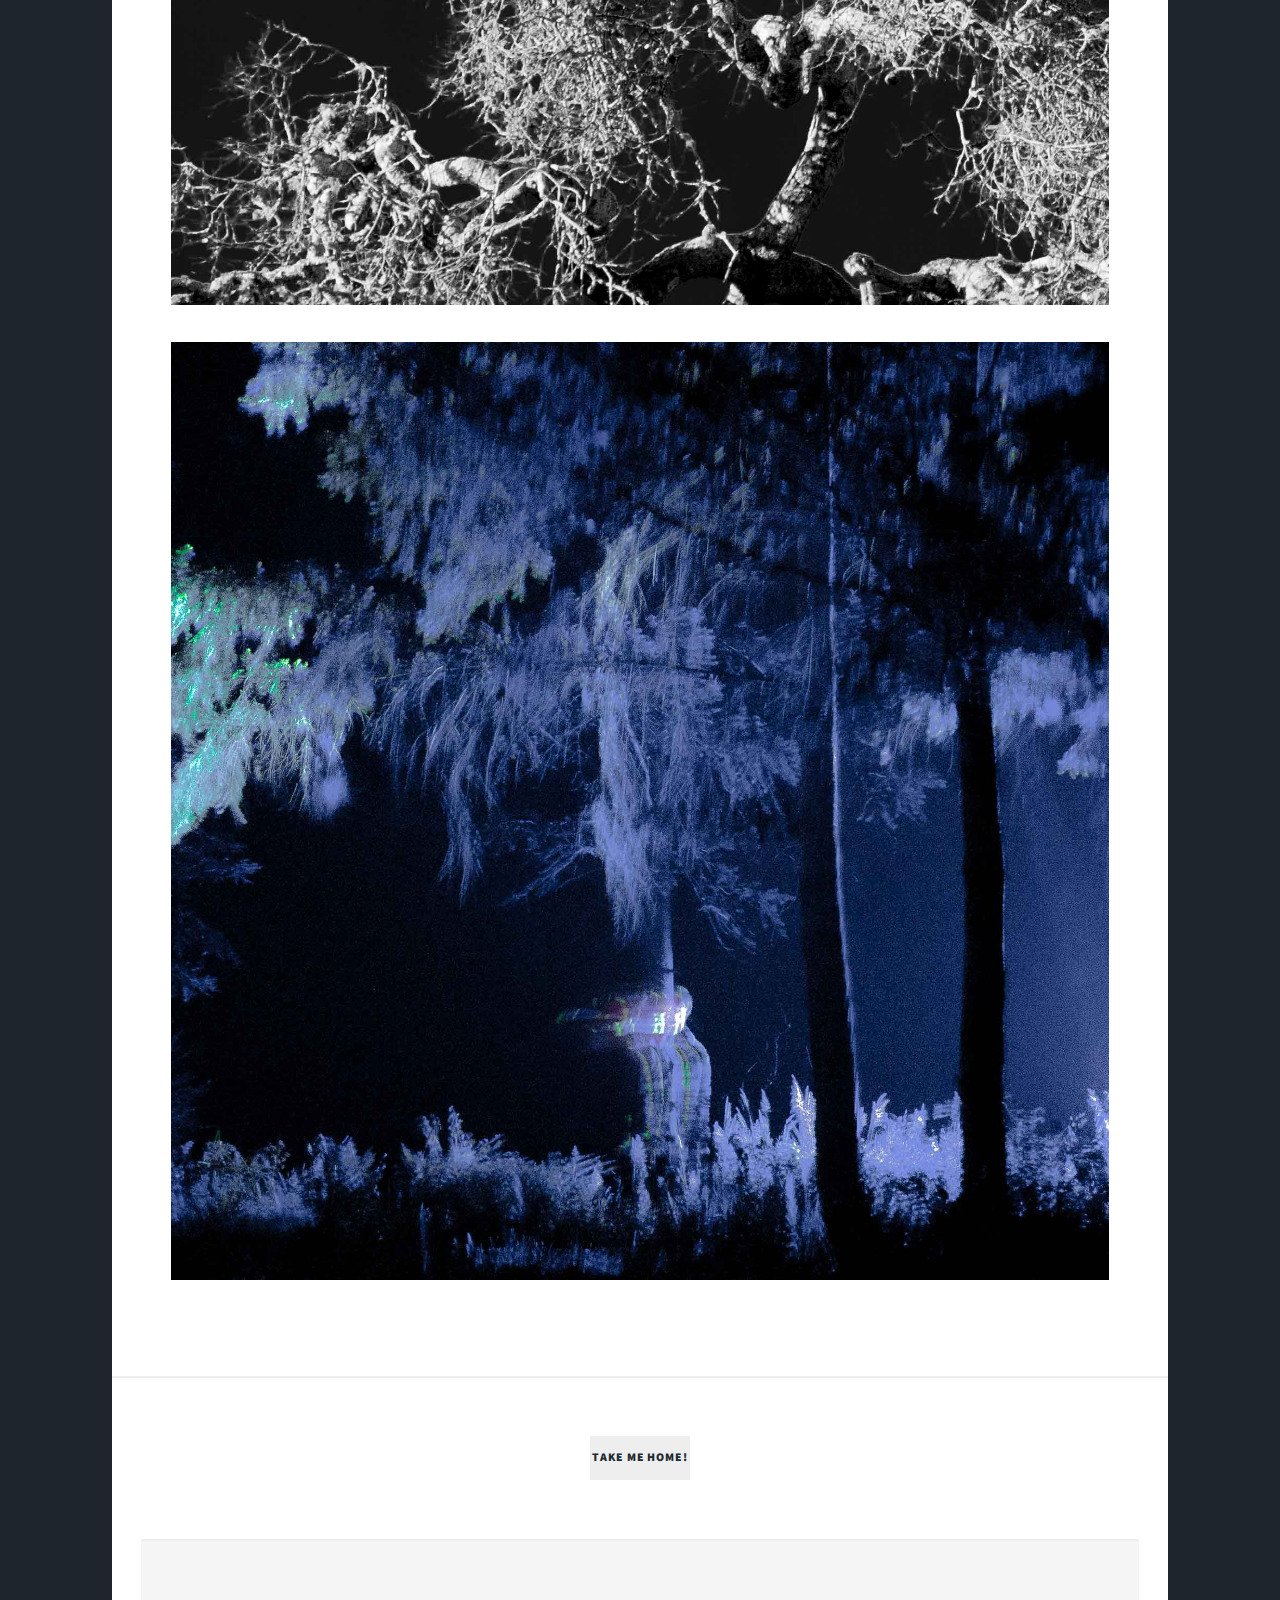
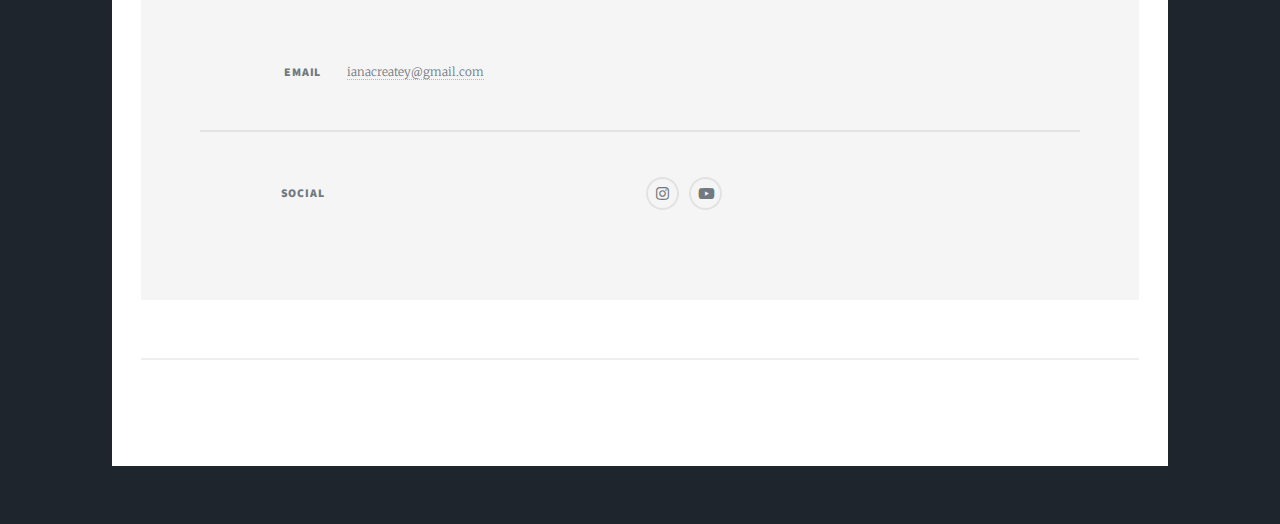
<file: Edit My Photos!.html>
<!DOCTYPE HTML>
<!--
	Massively by HTML5 UP
	html5up.net | @ajlkn
	Free for personal and commercial use under the CCA 3.0 license (html5up.net/license)
-->
<html>
	<head>
		<title>Elements Reference - Massively by HTML5 UP</title>
		<meta charset="utf-8" />
		<meta name="viewport" content="width=device-width, initial-scale=1, user-scalable=no" />
		<link rel="stylesheet" href="assets/css/main.css" />
		<noscript><link rel="stylesheet" href="assets/css/noscript.css" /></noscript>
	</head>
	<body class="is-preload">

		<!-- Wrapper -->
			<div id="wrapper">

				<!-- Header -->
					<header id="header">
						<a href="index.html" class="logo">Ian Anderson</a>
					</header>

				<!-- Nav -->
					<nav id="nav">
						<ul class="links">
							<li><a href="index.html">About Me</a></li>
							<li><a href="Photography Tab.html">Photography</a></li>
							<li><a href="Videography.html">Filmmaking</a></li>
							<li class="active"><a href="Edit My Photos!.html">Experimental</a></li>
							<li><a href="Credits.html">Credits</a></li>
						</ul>
						<ul class="icons">
							<li><a target=blank href="https://instagram.com/ianacreative" class="icon brands fa-instagram"><span class="label">Instagram</span></a></li>
							<li><a target=blank href="https://www.youtube.com/channel/UCUumCokf-5kSjcfUy_4iKzg" class="icon brands fa-youtube"><span class="label">YouTube</span></a></li>
						</ul>
					</nav>

				<!-- Main -->
					<div id="main">

						<!-- Post -->
							<section class="post">
								<header class="major">
									<h1>Projects and other weird stuff
									</h1>
								</header>

								<!-- Text stuff -->
									<h2>Think you're so good??</h2>
									<p>I put a ton of my .RAW files in <a target=blank href="https://drive.google.com/drive/folders/1pK7tJVMheX6Mh1p45XsezSoDcEwDcLO_?usp=sharing" ><b> this</b></a> </a> Google Drive folder. Feel free to download and edit or print them or something.</a></p>
									<hr />
								<!-- Image -->
									<h2>Experimental photos</h2>

									
									<span class="image fit"><img src="images/P1060061.jpg" alt="" /></span>
									<div class="box alt">
										<div class="row gtr-50 gtr-uniform">
											<div class="col-4"><span class="image fit"><img src="images/P1060255.jpg" alt="" /></span></div>
											<div class="col-4"><span class="image fit"><img src="images/pic99.jpg" alt="" /></span></div>
											<div class="col-4"><span class="image fit"><img src="images/pic032.jpg" alt="" /></span></div>
											<!-- Break -->
											<div class="col-4"><span class="image fit"><img src="images/filmrainbow.jpg" alt="" /></span></div>
											<div class="col-4"><span class="image fit"><img src="images/pic044.jpg" alt="" /></span></div>
											<div class="col-4"><span class="image fit"><img src="images/pic046.jpg" alt="" /></span></div>
											<!-- Break -->
											<div class="col-4"><span class="image fit"><img src="images/pic036.jpg" alt="" /></span></div>
											<div class="col-4"><span class="image fit"><img src="images/pic034.jpg" alt="" /></span></div>
											<div class="col-4"><span class="image fit"><img src="images/pic98.jpg" alt="" /></span></div>
										</div>
									</div>
									<span class="image fit"><img src="images/pic038.jpg" alt="" /></span>
								
									<span class="image fit"><img src="images/P1060288.jpg" alt="" /></span>
								
									

									<!-- Footer -->
								</section>
									<footer>
								<div class="pagination">
									<!--<a href="#" class="previous">Prev</a>-->
									<a href="index.html" class="page active">Take me home!</a>
									
								</div>
							</footer>
							
				<!-- Footer -->
				<footer id="footer">
						
					<section class="split contact">

						<section>
							<h3>Email</h3>
							<p><a href="#">ianacreatey@gmail.com</a></p>
						</section>
						<section>
							<h3>Social</h3>
							<ul class="icons alt">
								<li><a target=blank href="https://instagram.com/ianacreative" class="icon brands fa-instagram"><span class="label">Instagram</span></a></li>
					<li><a target=blank href="https://www.youtube.com/channel/UCUumCokf-5kSjcfUy_4iKzg" class="icon brands fa-youtube"><span class="label">YouTube</span></a></li>
							</ul>
						</section>
					</section>
				</footer>
				<!-- Copyright -->
					<div id="copyright">
						<ul><li>&copy; Untitled</li><li></li>Design: <a href="https://html5up.net">HTML5 UP</a></li></ul>
					</div>

			</div>

		<!-- Scripts -->
			<script src="assets/js/jquery.min.js"></script>
			<script src="assets/js/jquery.scrollex.min.js"></script>
			<script src="assets/js/jquery.scrolly.min.js"></script>
			<script src="assets/js/browser.min.js"></script>
			<script src="assets/js/breakpoints.min.js"></script>
			<script src="assets/js/util.js"></script>
			<script src="assets/js/main.js"></script>

	</body>
</html>
</file>
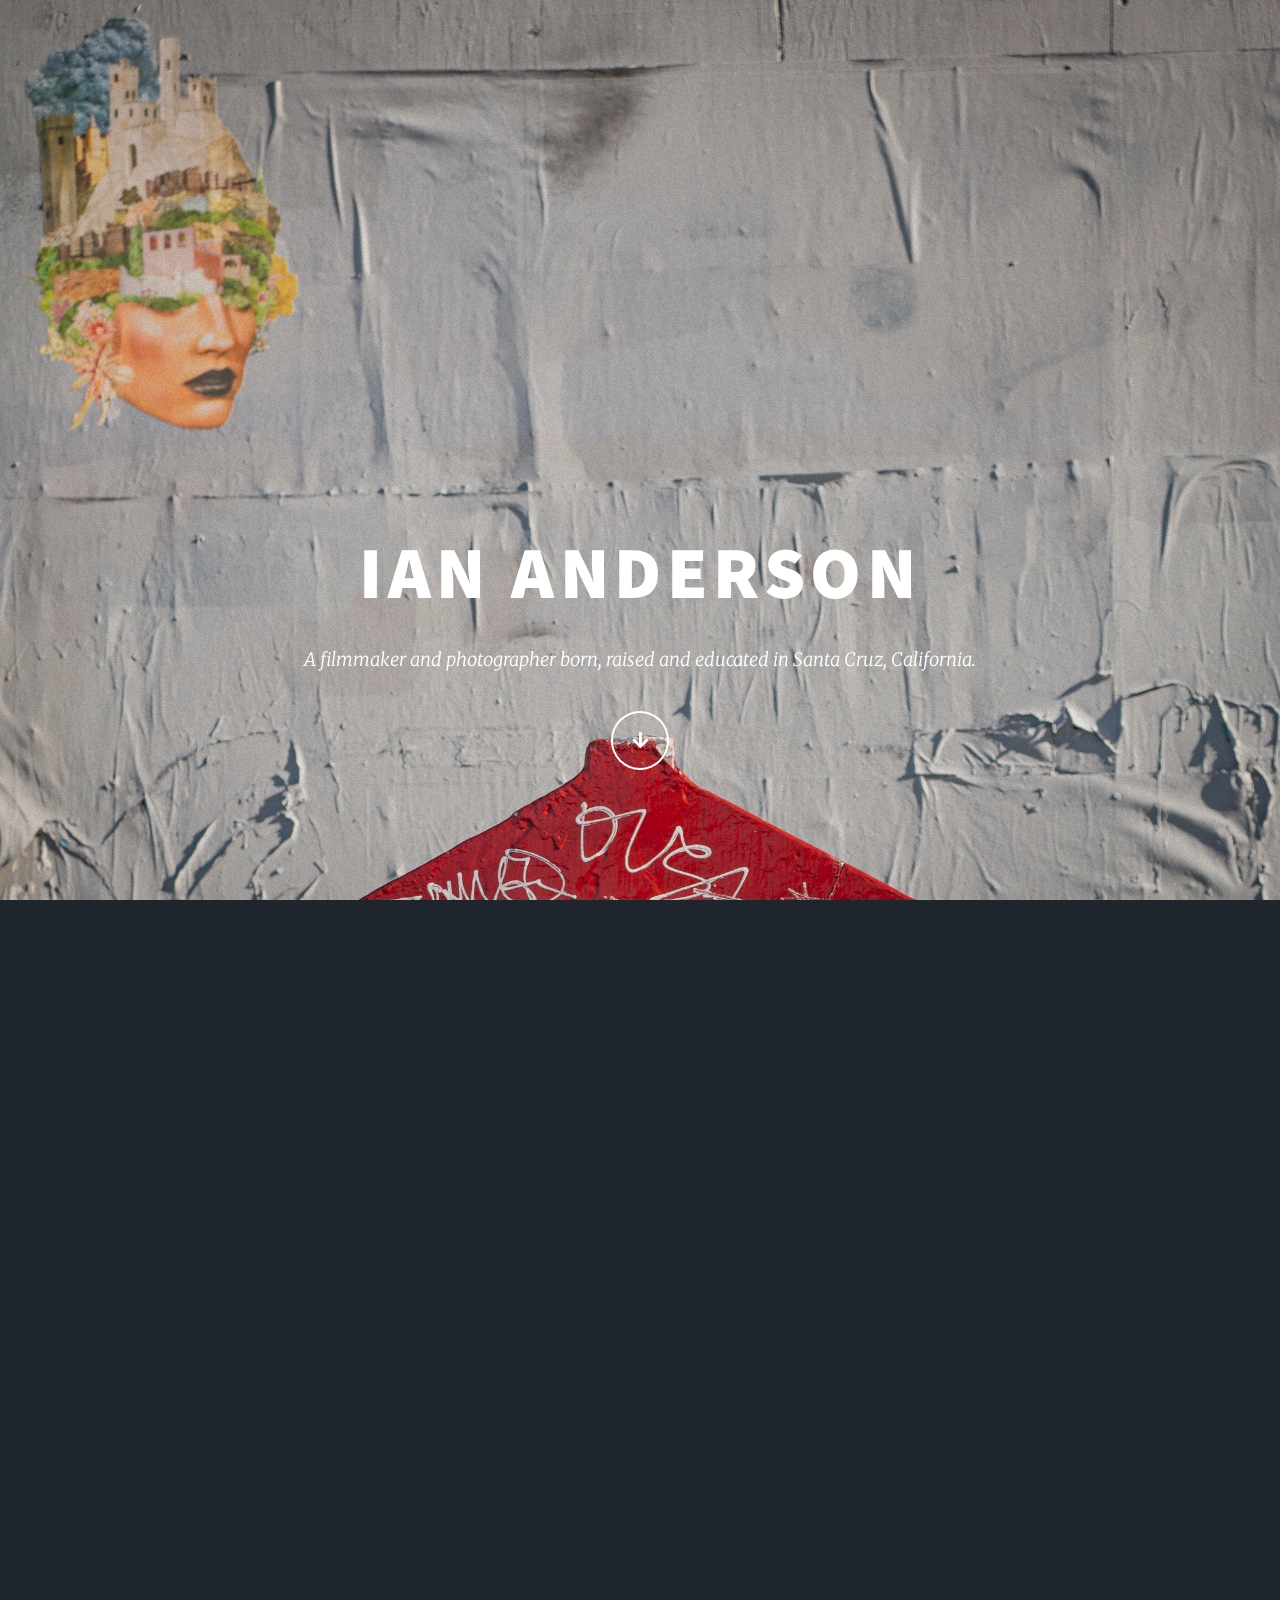
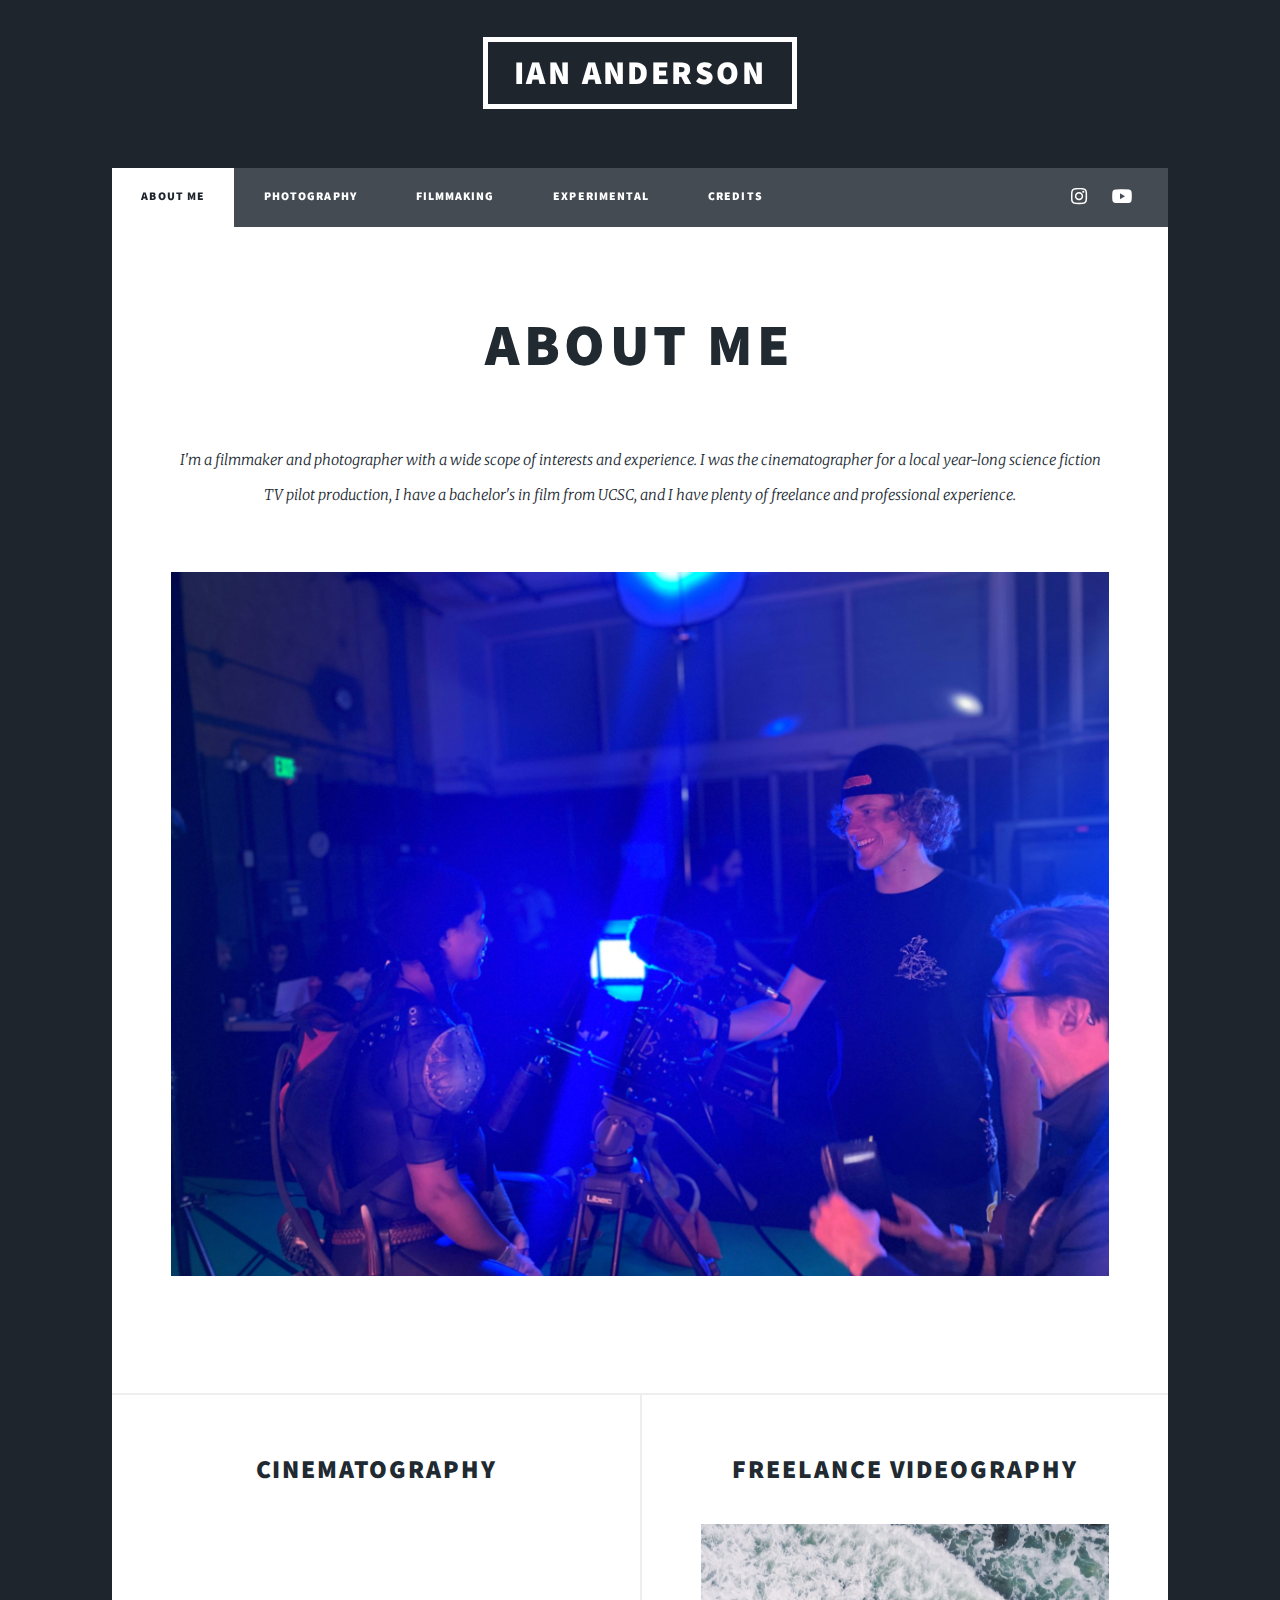
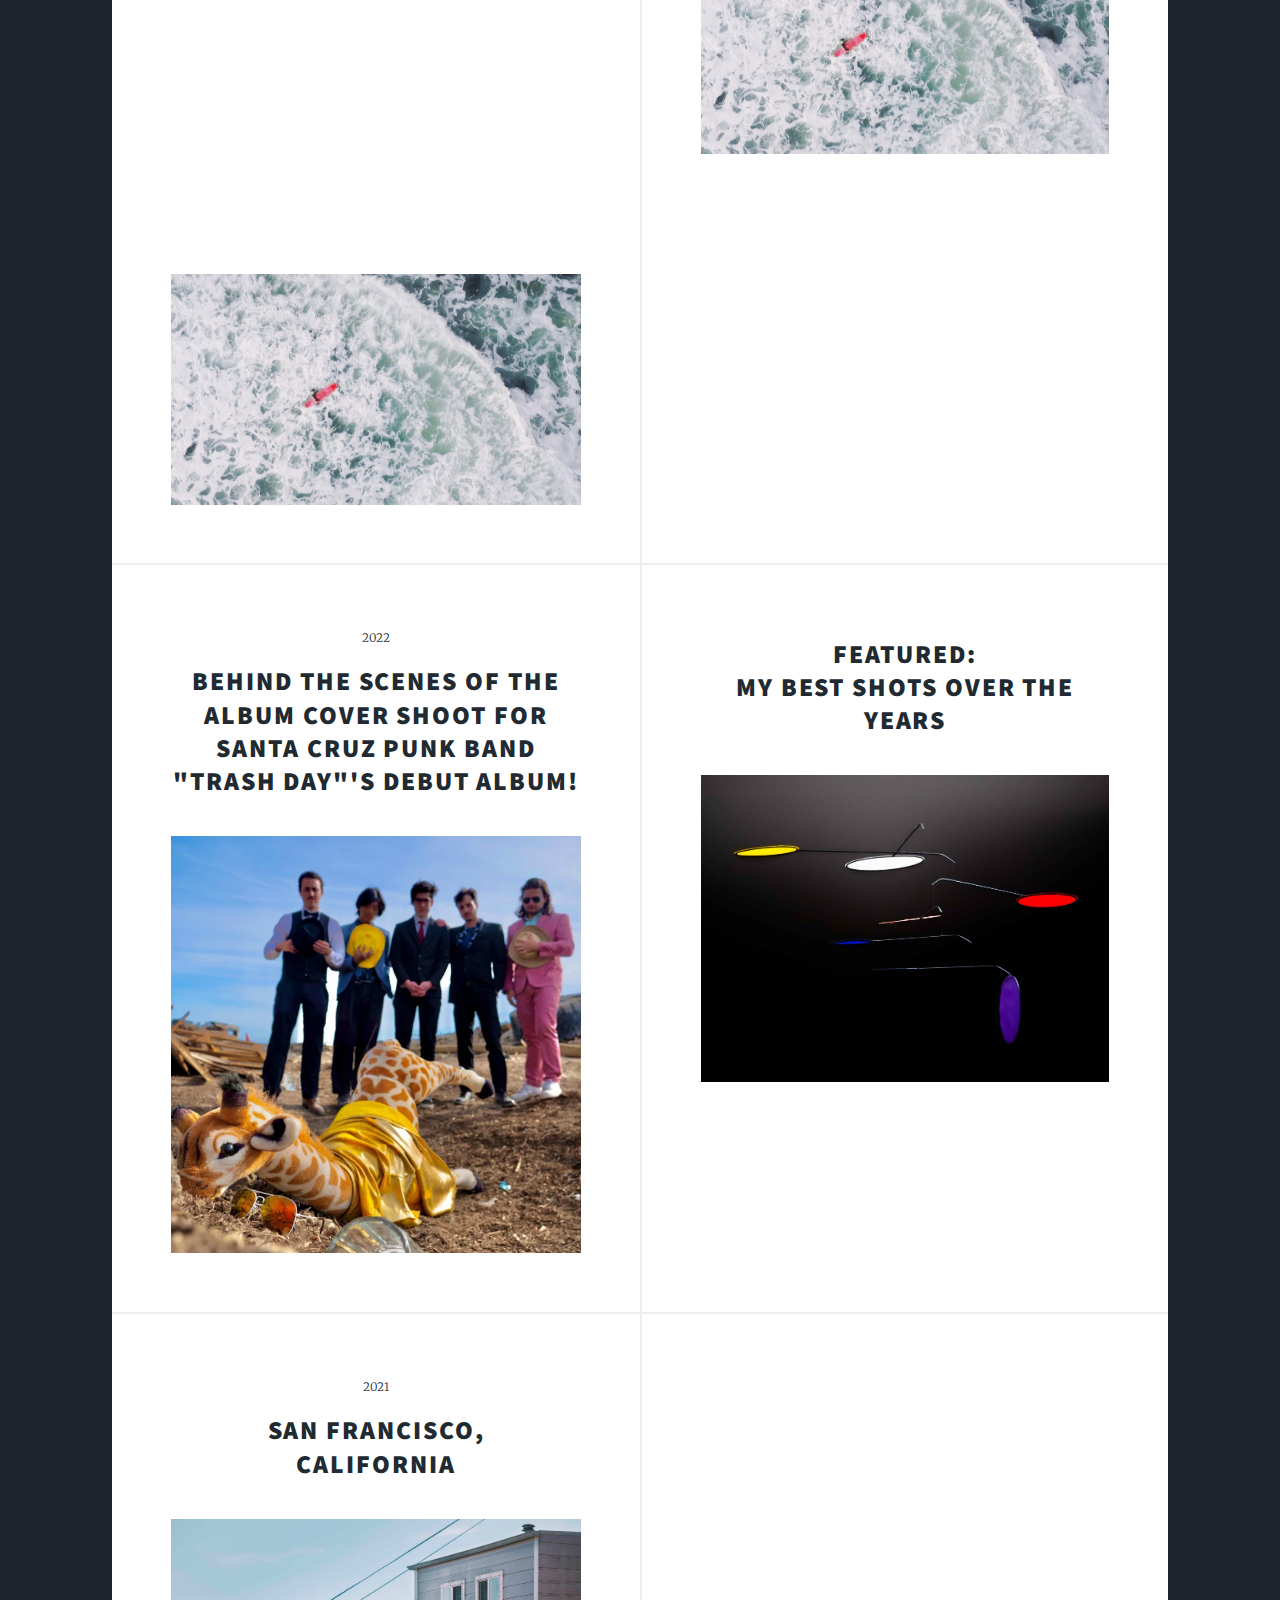
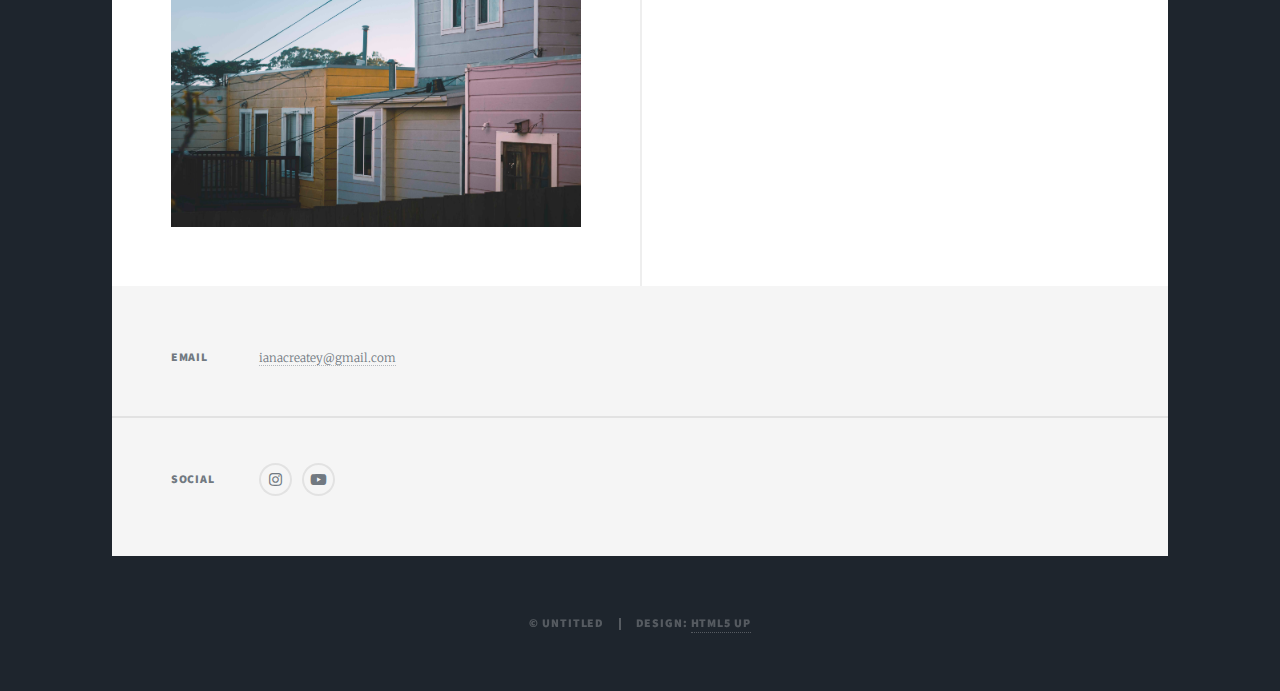
<file: index copy.html>
<!DOCTYPE HTML>
<!--
	Ian Anderson
	html5up.net | @ajlkn
	Free for personal and commercial use under the CCA 3.0 license (html5up.net/license)
-->
<html>
	<head>
		<title>Ian Anderson</title>
		<meta charset="utf-8" />
		<meta name="viewport" content="width=device-width, initial-scale=1, user-scalable=no" />
		<link rel="stylesheet" href="assets/css/main.css" />
		<noscript><link rel="stylesheet" href="assets/css/noscript.css" /></noscript>
	</head>
	<body class="is-preload">

		<!-- Wrapper -->
			<div id="wrapper" class="fade-in">

				<!-- Intro -->
					<div id="intro">
						<h1>Ian Anderson</h1>
						<p>A filmmaker and photographer born, raised and educated in Santa Cruz, California.</p>
						<ul class="actions">
							<li><a href="#header" class="button icon solid solo fa-arrow-down scrolly">Continue</a></li>
						</ul>
					</div>
					<iframe width="560" height="560" class="image fit" src="https://youtube.com/embed/mE6152sLnIk?autoplay=1&mute=1" frameborder="0" allow="accelerometer; autoplay; clipboard-write; encrypted-media; gyroscope; picture-in-picture" allowfullscreen></iframe>

				<!-- Header -->
					<header id="header">
						<a href="index.html" class="logo">Ian Anderson</a>
					</header>

				<!-- Nav -->
					<nav id="nav">
						<ul class="links">
							<li class="active"><a href="index.html">About Me</a></li>
							<li><a href="Photography Tab.html">Photography</a></li>
							<li><a href="Videography.html">Filmmaking</a></li>
							<li><a href="Edit My Photos!.html">Experimental</a></li>
							<li><a href="Credits.html">Credits</a></li>
						</ul>
						<ul class="icons">
							<li><a target=blank href="https://instagram.com/ianacreative" class="icon brands fa-instagram"><span class="label">Instagram</span></a></li>
							<li><a target=blank href="https://www.youtube.com/channel/UCUumCokf-5kSjcfUy_4iKzg" class="icon brands fa-youtube"><span class="label">YouTube</span></a></li>
						</ul>
					</nav>

				<!-- Main -->
					<div id="main">

						<!-- Featured Post -->
							<article class="post featured">
								<header class="major">
									<h2><a ></a>ABOUT ME<br />
									</a></h2>
									<p><br />
									I'm a filmmaker and photographer with a wide scope of interests and experience. I was the cinematographer for a local year-long science fiction TV pilot production, I have a bachelor's in film from UCSC, and I have plenty of freelance and professional experience.<br />
								
									</p>
								</header>
								<a class="image main"><img src="images/ian1.jpg" alt="" /></a>
								
							</article>

						<!-- Posts -->
							<section class="posts">
								<article>
									<header>
										<div><h2><a href="PleasurePoint.html">Cinematography</a></h2>
									</header>
									<iframe width="560" height="315" src="https://www.youtube.com/embed/am4a8EfQDQM?autoplay=1&mute=1" frameborder="0" allow="accelerometer; autoplay; clipboard-write; encrypted-media; gyroscope; picture-in-picture" allowfullscreen></iframe>
									<a href="PleasurePoint.html" class="image fit"><img src="images/Untitled_2.3.3.jpg" alt="" /></a>
									<!--<p></p>-->
										
								</article>
								<article>
									<header>
										<h2><a href="LIZ.html">Freelance Videography</a></h2>
									</header>
									<a href="LIZ.html" class="image fit"><img src="images/Untitled_2.3.3.jpg" alt="" /></a>
									<!--<p></p>-->
									</ul>
								</article>
								<article>
									<header>
										<span class="date">2022</span>
										<h2><a href="TrashDay.html">Behind the scenes of the Album Cover shoot for Santa Cruz Punk Band "Trash Day"'s debut album!</a></h2>
									</header>
									<a href="TrashDay.html" class="image fit"><img src="images/aa7.PNG" alt="" /></a>
									<!--<p></p>
									<ul class="actions special">
										<li><a href="TrashDay.html" class="button">Full Story</a></li>
									</ul>-->
								</article>
								
								<article>
									<header>
										<span class="date"></span>
										<h2><a href="Photography Tab.html">Featured:<br />
										My best shots over the years</a></h2>
									</header>
									<a href="Photography Tab.html" class="image fit"><img src="images/pic99.jpg" alt="" /></a>
									<!--<p></p>
									<ul class="actions special">
										<li><a href="Photography Tab.html" class="button">Full Story</a></li>
									</ul>-->
								</article>
								<article>
									<header>
										<span class="date">2021</span>
										<h2><a href="SF.html">San Francisco,<br />
										California</a></h2>
									</header>
									<a href="SF.html" class="image fit"><img src="images/pic024.jpg" alt="" /></a>
									<!--<p></p>
									<ul class="actions special">
										<li><a href="SF.html" class="button">Full Story</a></li>
									</ul>-->
								</article>
								
								<article>
									
								</article>
							</section>

			

					</div>

				<!-- Footer -->
				<footer id="footer">
						
					<section class="split contact">

						<section>
							<h3>Email</h3>
							<p><a href="#">ianacreatey@gmail.com</a></p>
						</section>
						<section>
							<h3>Social</h3>
							<ul class="icons alt">
								<li><a target=blank href="https://instagram.com/ian.inhumn" class="icon brands fa-instagram"><span class="label">Instagram</span></a></li>
					<li><a target=blank href="https://www.youtube.com/channel/UCUumCokf-5kSjcfUy_4iKzg" class="icon brands fa-youtube"><span class="label">YouTube</span></a></li>
							</ul>
						</section>
					</section>
				</footer>

				<!-- Copyright -->
					<div id="copyright">
						<ul><li>&copy; Untitled</li><li>Design: <a href="https://html5up.net">HTML5 UP</a></li></ul>
					</div>

			</div>

		<!-- Scripts -->
			<script src="assets/js/jquery.min.js"></script>
			<script src="assets/js/jquery.scrollex.min.js"></script>
			<script src="assets/js/jquery.scrolly.min.js"></script>
			<script src="assets/js/browser.min.js"></script>
			<script src="assets/js/breakpoints.min.js"></script>
			<script src="assets/js/util.js"></script>
			<script src="assets/js/main.js"></script>

	</body>
</html>
</file>
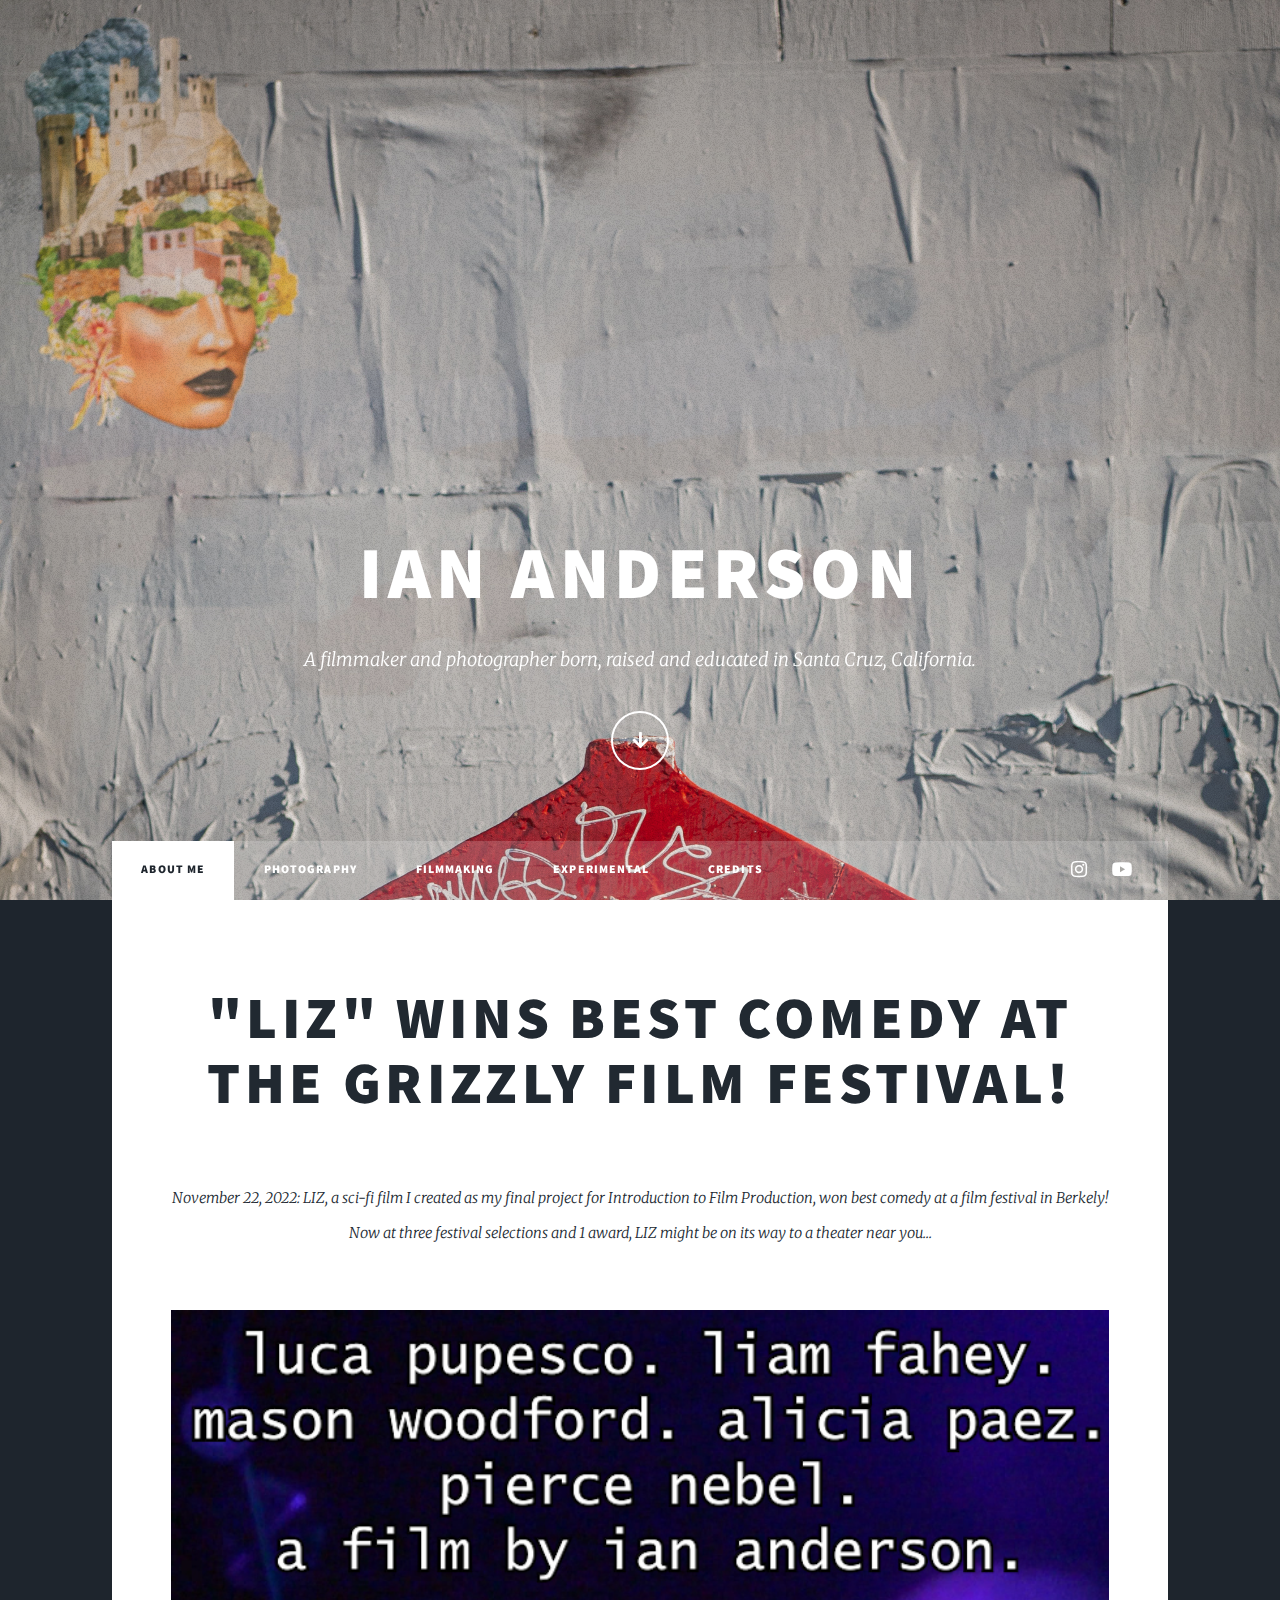
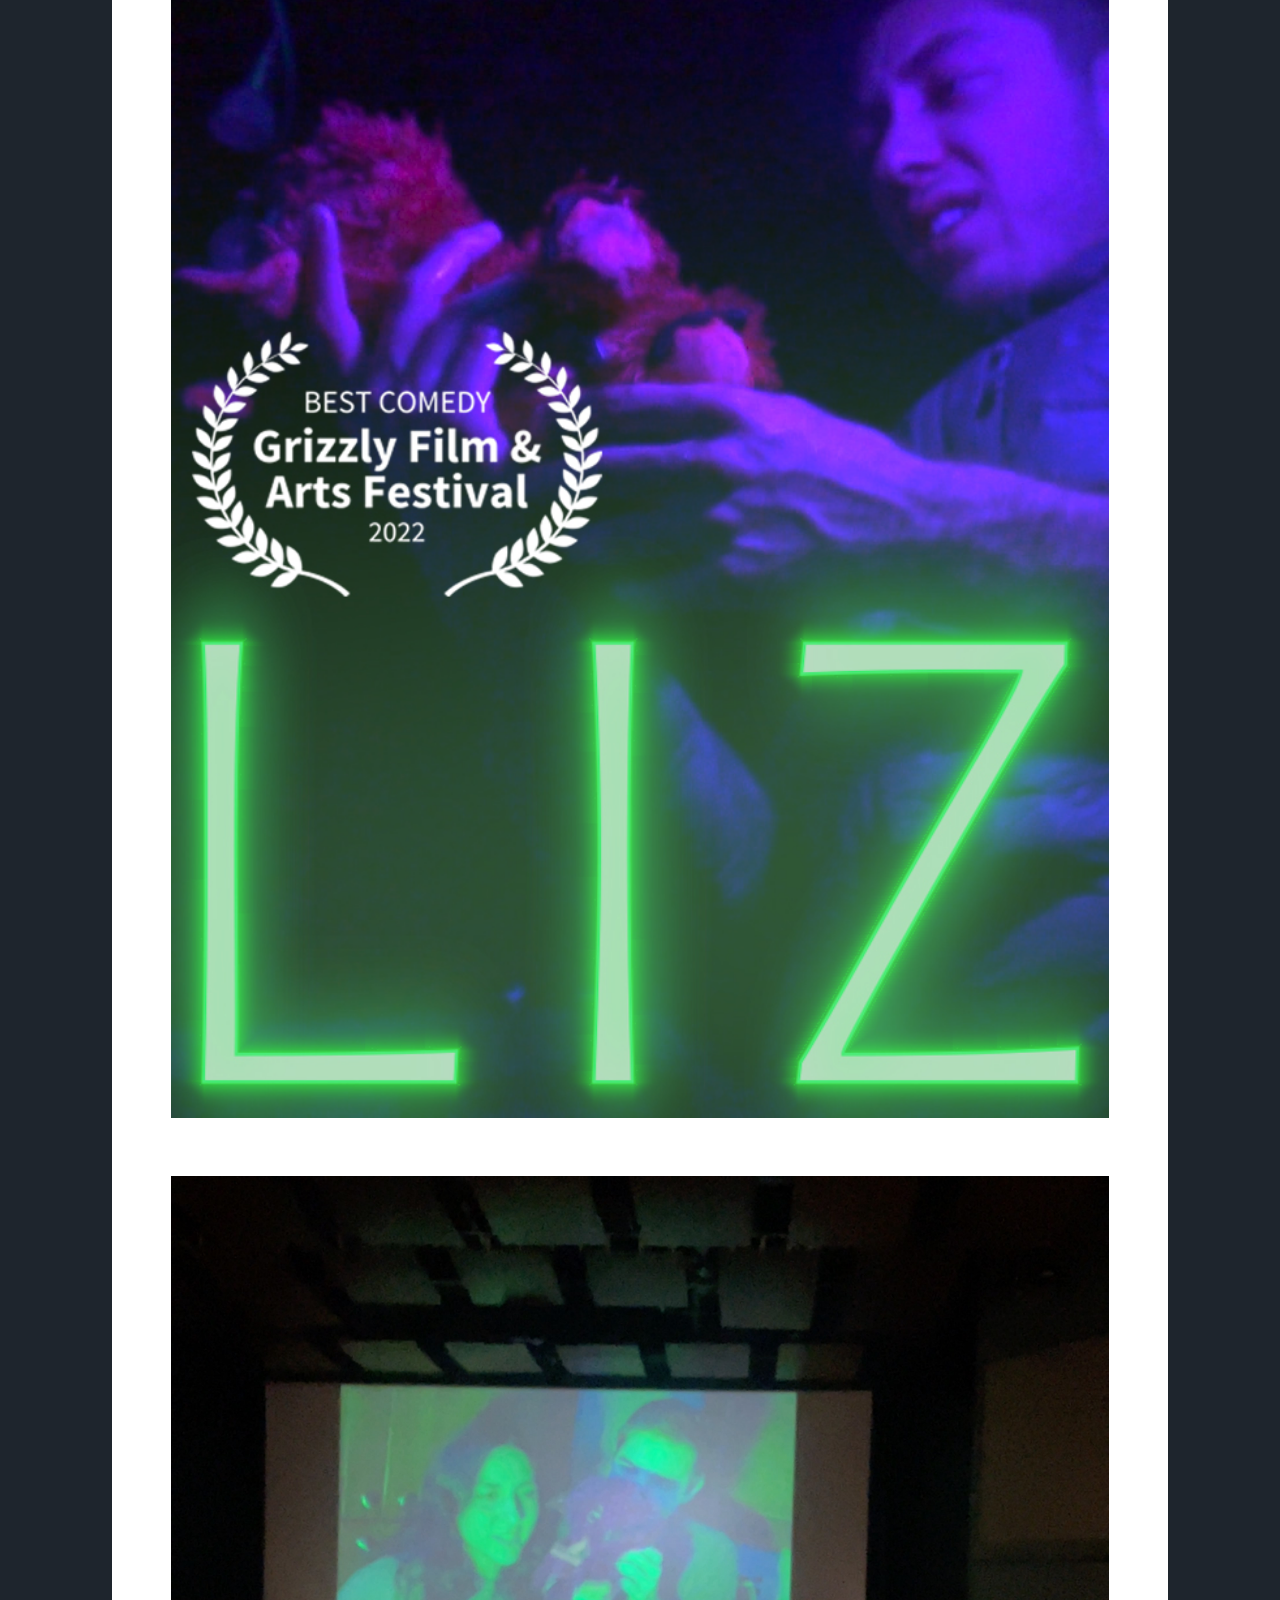
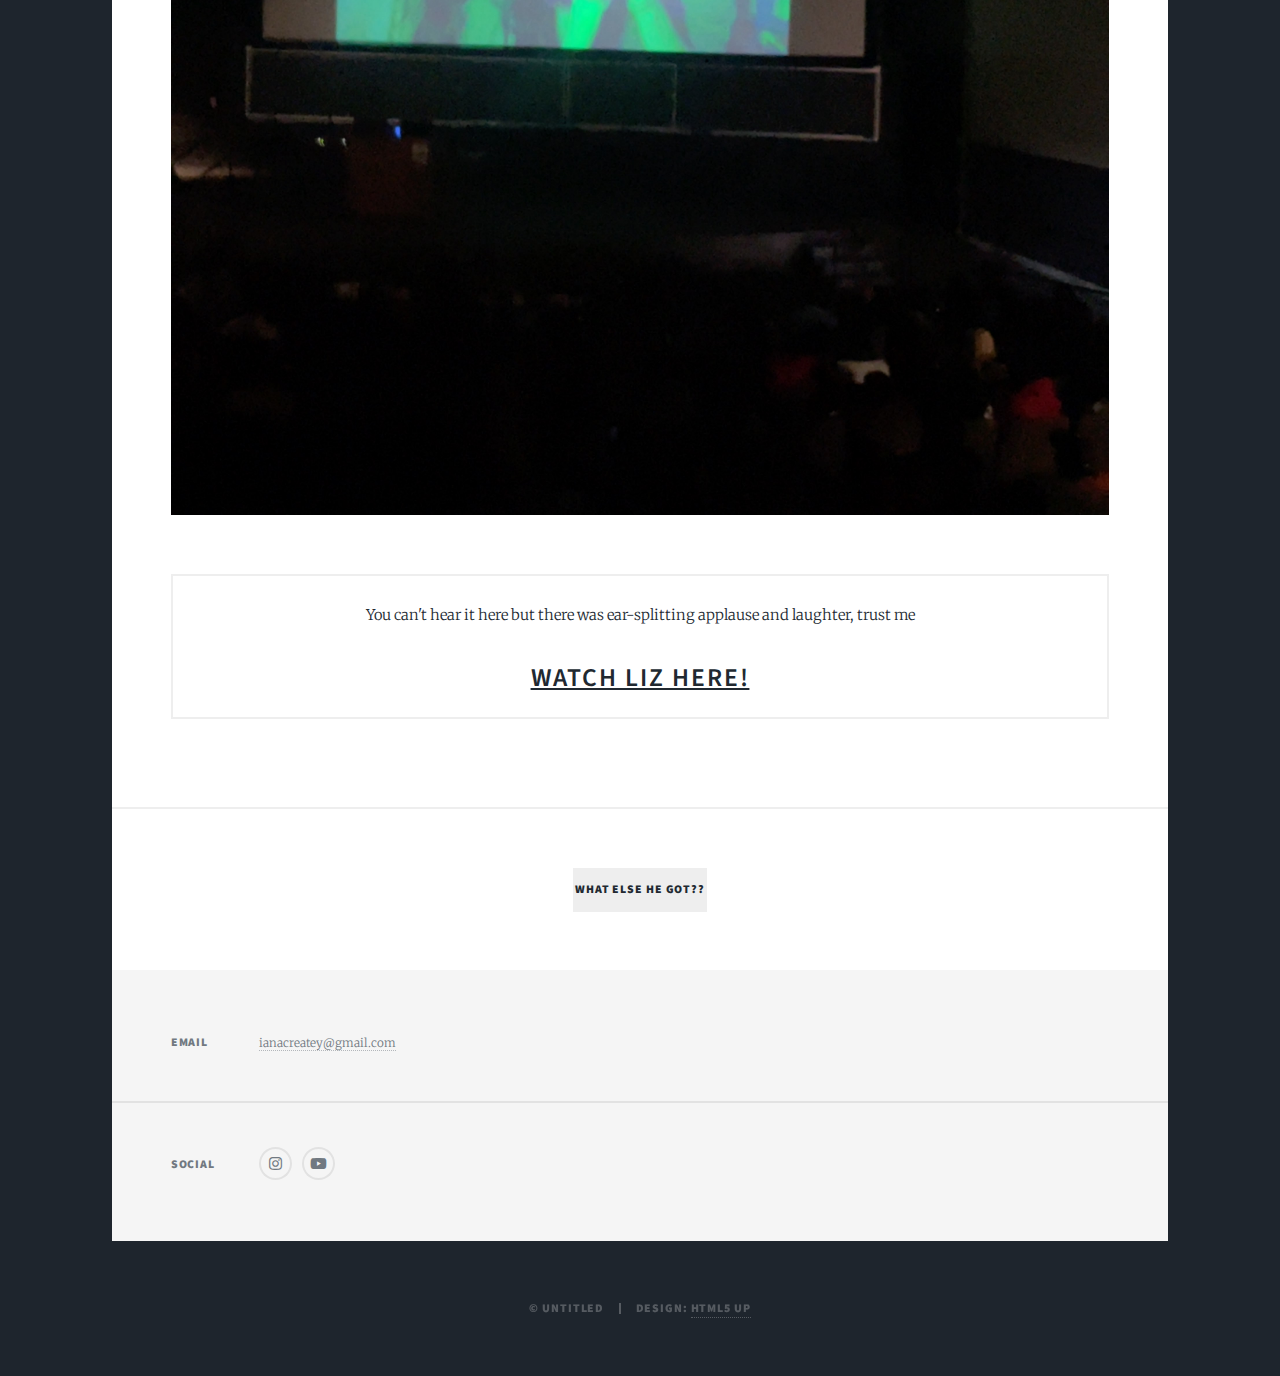
<file: LIZ.html>
<!DOCTYPE HTML>
<!--
	Massively by HTML5 UP
	html5up.net | @ajlkn
	Free for personal and commercial use under the CCA 3.0 license (html5up.net/license)
-->
<html>
	<head>
		<title>Ian Anderson</title>
		<meta charset="utf-8" />
		<meta name="viewport" content="width=device-width, initial-scale=1, user-scalable=no" />
		<link rel="stylesheet" href="assets/css/main.css" />
		<noscript><link rel="stylesheet" href="assets/css/noscript.css" /></noscript>
	</head>
	<body class="is-preload">

		<!-- Wrapper -->
			<div id="wrapper" class="fade-in">

				<!-- Intro -->
					<div id="intro">
						<h1>Ian Anderson</h1>
						<p>A filmmaker and photographer born, raised and educated in Santa Cruz, California.</p>
						<ul class="actions">
							<li><a href="#header" class="button icon solid solo fa-arrow-down scrolly">Continue</a></li>
						</ul>
					</div>

				<!-- Header -->
					<header id="header">
						<a href="index.html" class="logo">Ian Anderson</a>
					</header>

				<!-- Nav -->
					<nav id="nav">
						<ul class="links">
							<li class="active"><a href="index.html">About Me</a></li>
							<li><a href="Photography Tab.html">Photography</a></li>
							<li><a href="Videography.html">Filmmaking</a></li>
							<li><a href="Edit My Photos!.html">Experimental</a></li>
							<li><a href="Credits.html">Credits</a></li>

						</ul>
						<ul class="icons">
							<li><a target=blank href="https://instagram.com/ianacreative" class="icon brands fa-instagram"><span class="label">Instagram</span></a></li>
						<li><a target=blank href="https://www.youtube.com/channel/UCUumCokf-5kSjcfUy_4iKzg" class="icon brands fa-youtube"><span class="label">YouTube</span></a></li>
						</ul>
					</nav>

				<!-- Main -->
					<div id="main">

						<!-- Featured Post -->
							<article class="post featured">
								<header class="major">
									<h2><a ></a>"LIZ" wins best comedy at the Grizzly Film Festival!<br />
									</a></h2>
									<p><br />
									
										November 22, 2022: LIZ, a sci-fi film I created as my final project for Introduction to Film Production, won best comedy at a film festival in Berkely! Now at three festival selections and 1 award, LIZ might be on its way to a theater near you...</p>
									</header>
									<a  class="image main"><img src="images/poster4.jpg" alt="" /></a>
									
									
									</header>
								<a  class="image main"><img src="images/IMG_6314.jpeg" alt="" /></a>
								
									<div class="box">
										You can't hear it here but there was ear-splitting applause and laughter, trust me</p>
						
								<h2><a target=blank href="https://youtu.be/bo8XkMnjEl8" ><b><u> Watch LIZ here!</u></b></a></h2>
								
							</article>
							

						<!-- Footer -->
							<footer>
								<div class="pagination">
									<!--<a href="#" class="previous">Prev</a>-->
									<a href="index.html" class="page active">What Else He Got??</a>
									
								</div>
							</footer>

					</div>

				<!-- Footer -->
				<footer id="footer">
						
					<section class="split contact">

						<section>
							<h3>Email</h3>
							<p><a href="#">ianacreatey@gmail.com</a></p>
						</section>
						<section>
							<h3>Social</h3>
							<ul class="icons alt">
								<li><a target=blank href="https://instagram.com/ianacreative" class="icon brands fa-instagram"><span class="label">Instagram</span></a></li>
					<li><a target=blank href="https://www.youtube.com/channel/UCUumCokf-5kSjcfUy_4iKzg" class="icon brands fa-youtube"><span class="label">YouTube</span></a></li>
							</ul>
						</section>
					</section>
				</footer>

				<!-- Copyright -->
					<div id="copyright">
						<ul><li>&copy; Untitled</li><li>Design: <a href="https://html5up.net">HTML5 UP</a></li></ul>
					</div>

			</div>

		<!-- Scripts -->
			<script src="assets/js/jquery.min.js"></script>
			<script src="assets/js/jquery.scrollex.min.js"></script>
			<script src="assets/js/jquery.scrolly.min.js"></script>
			<script src="assets/js/browser.min.js"></script>
			<script src="assets/js/breakpoints.min.js"></script>
			<script src="assets/js/util.js"></script>
			<script src="assets/js/main.js"></script>

	</body>
</html>
</file>
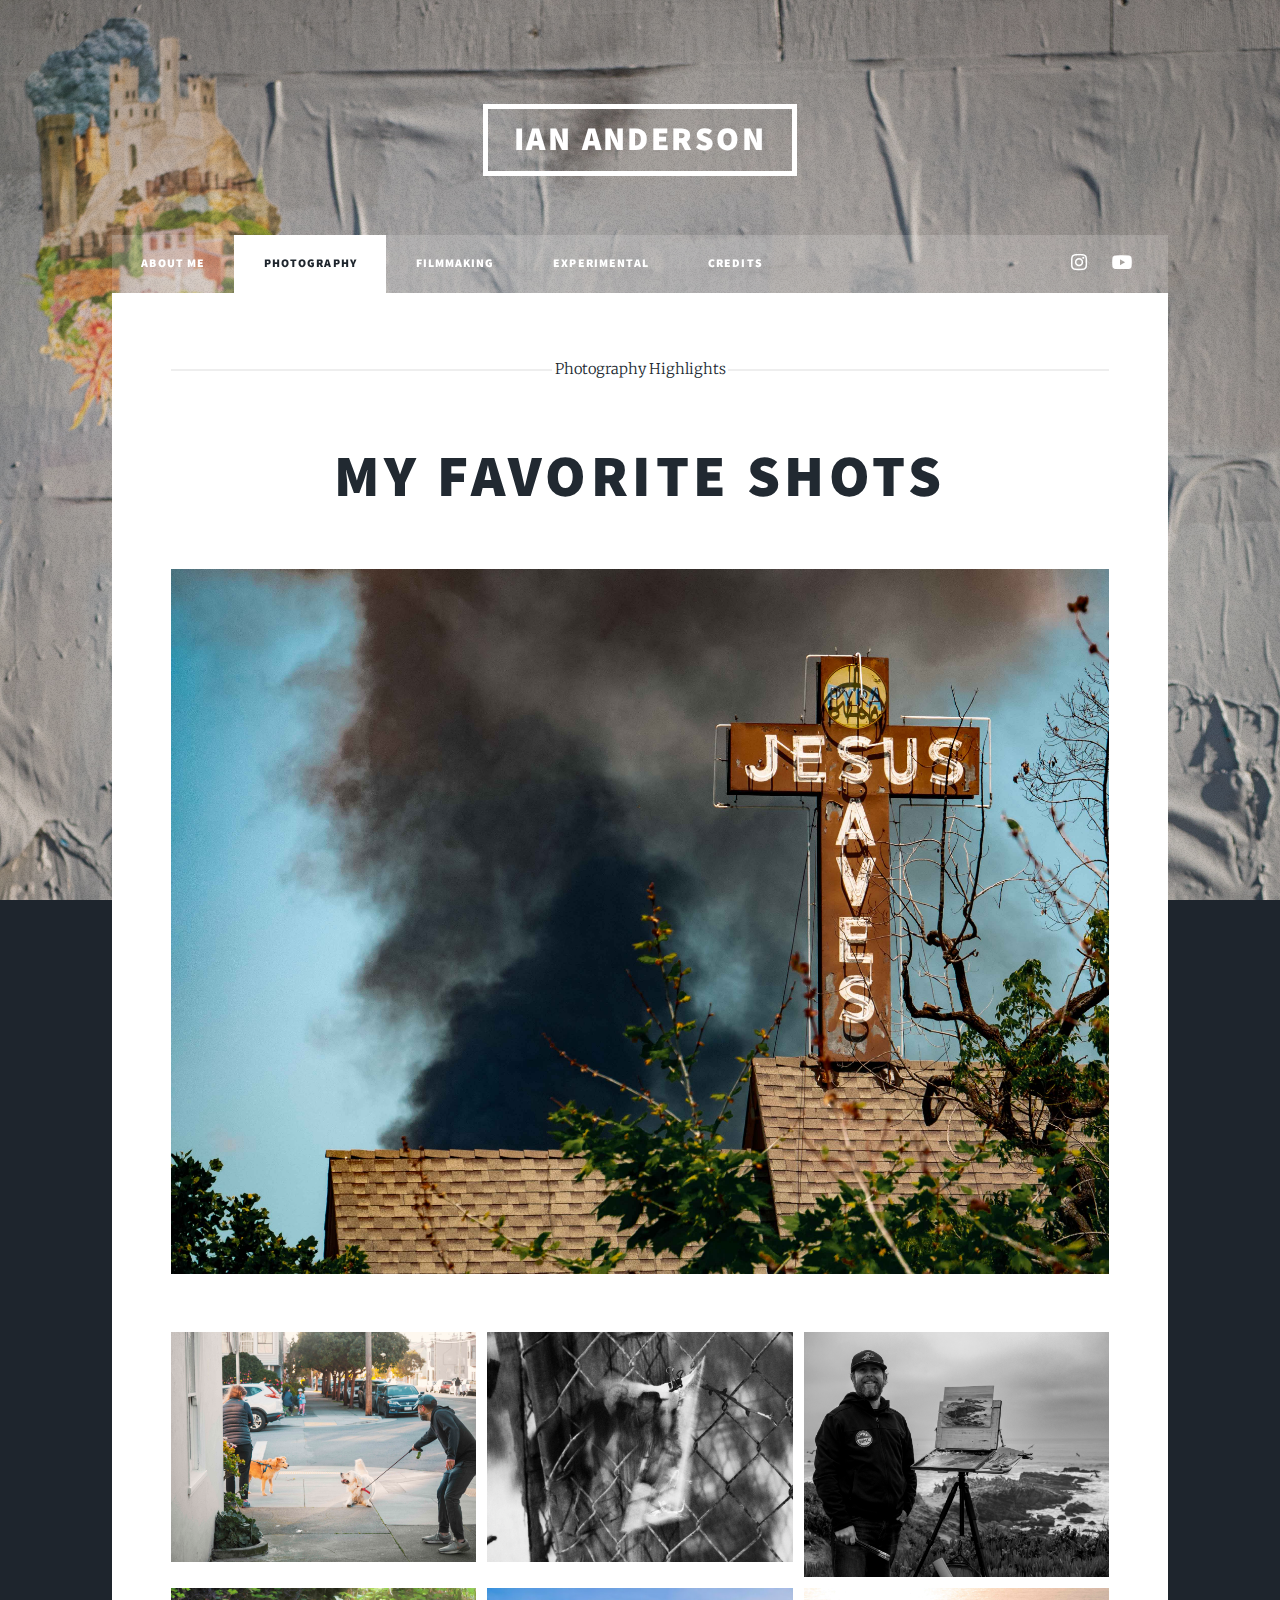
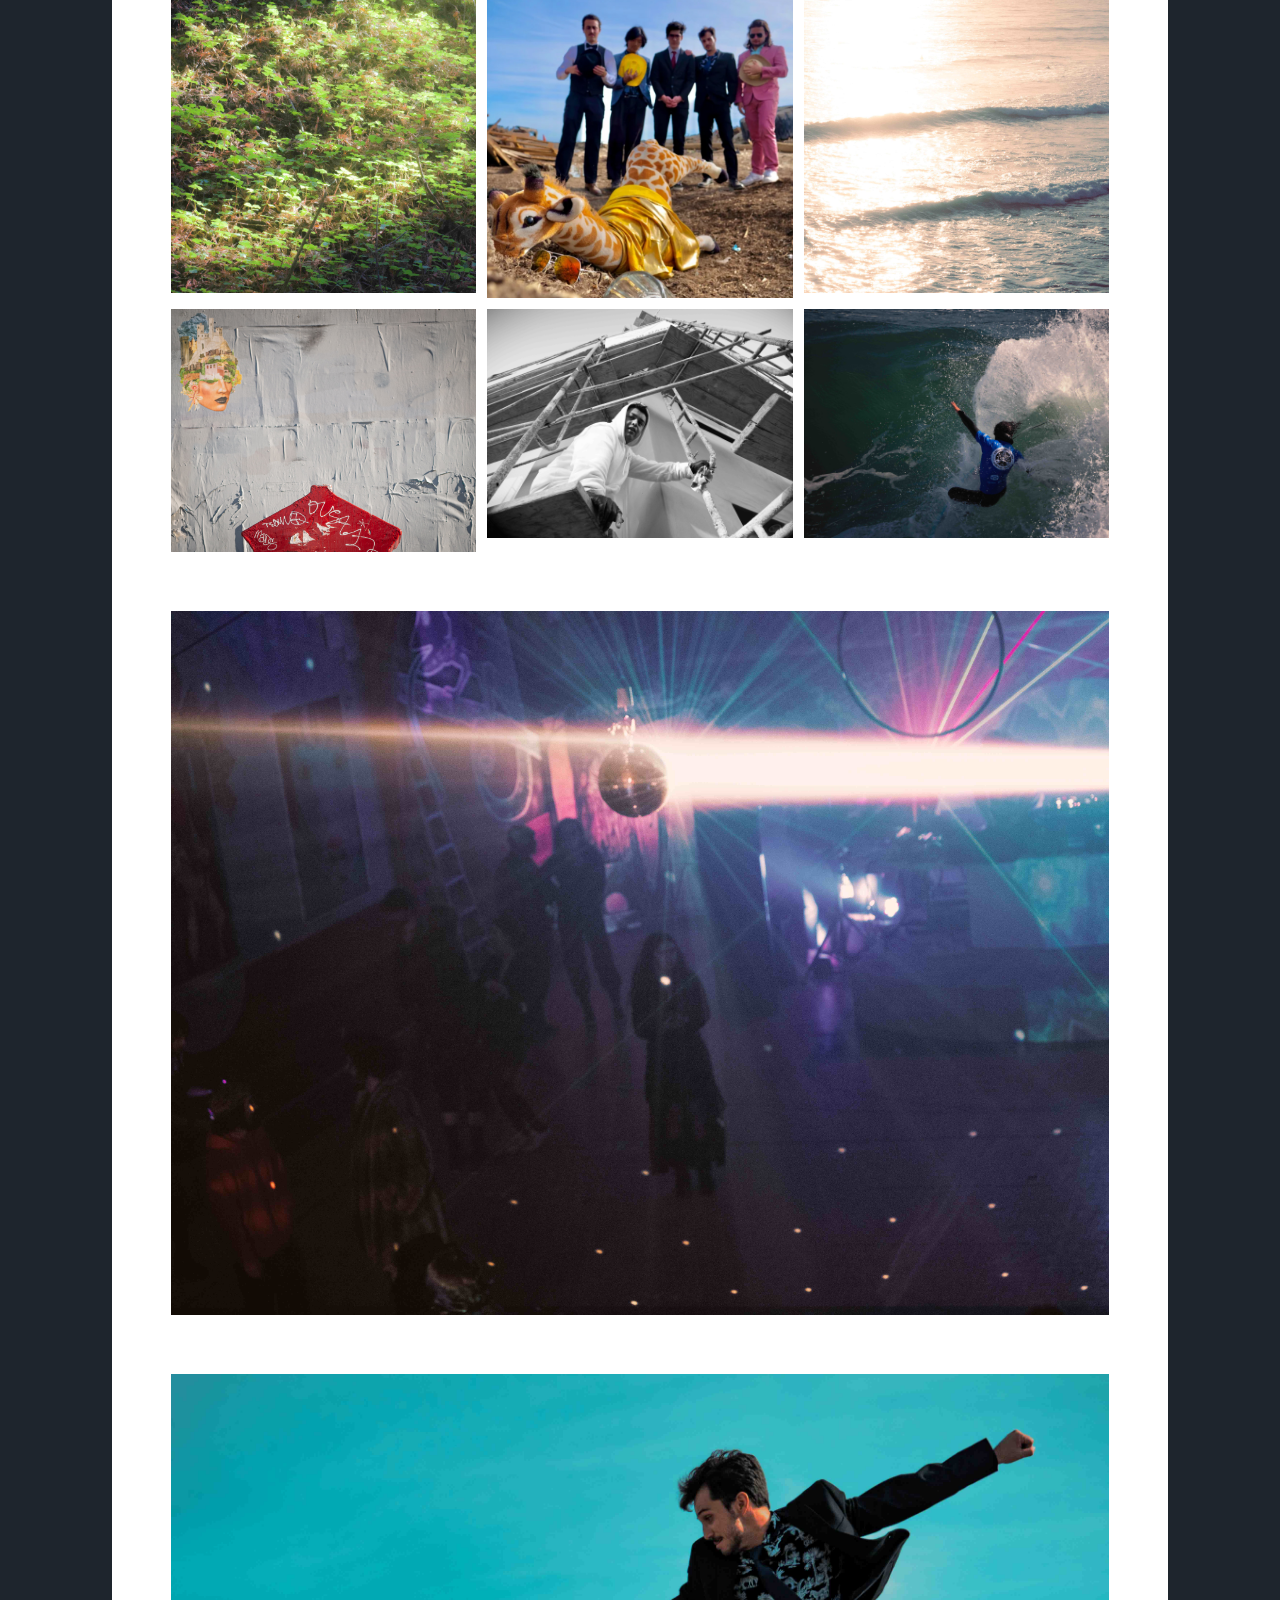
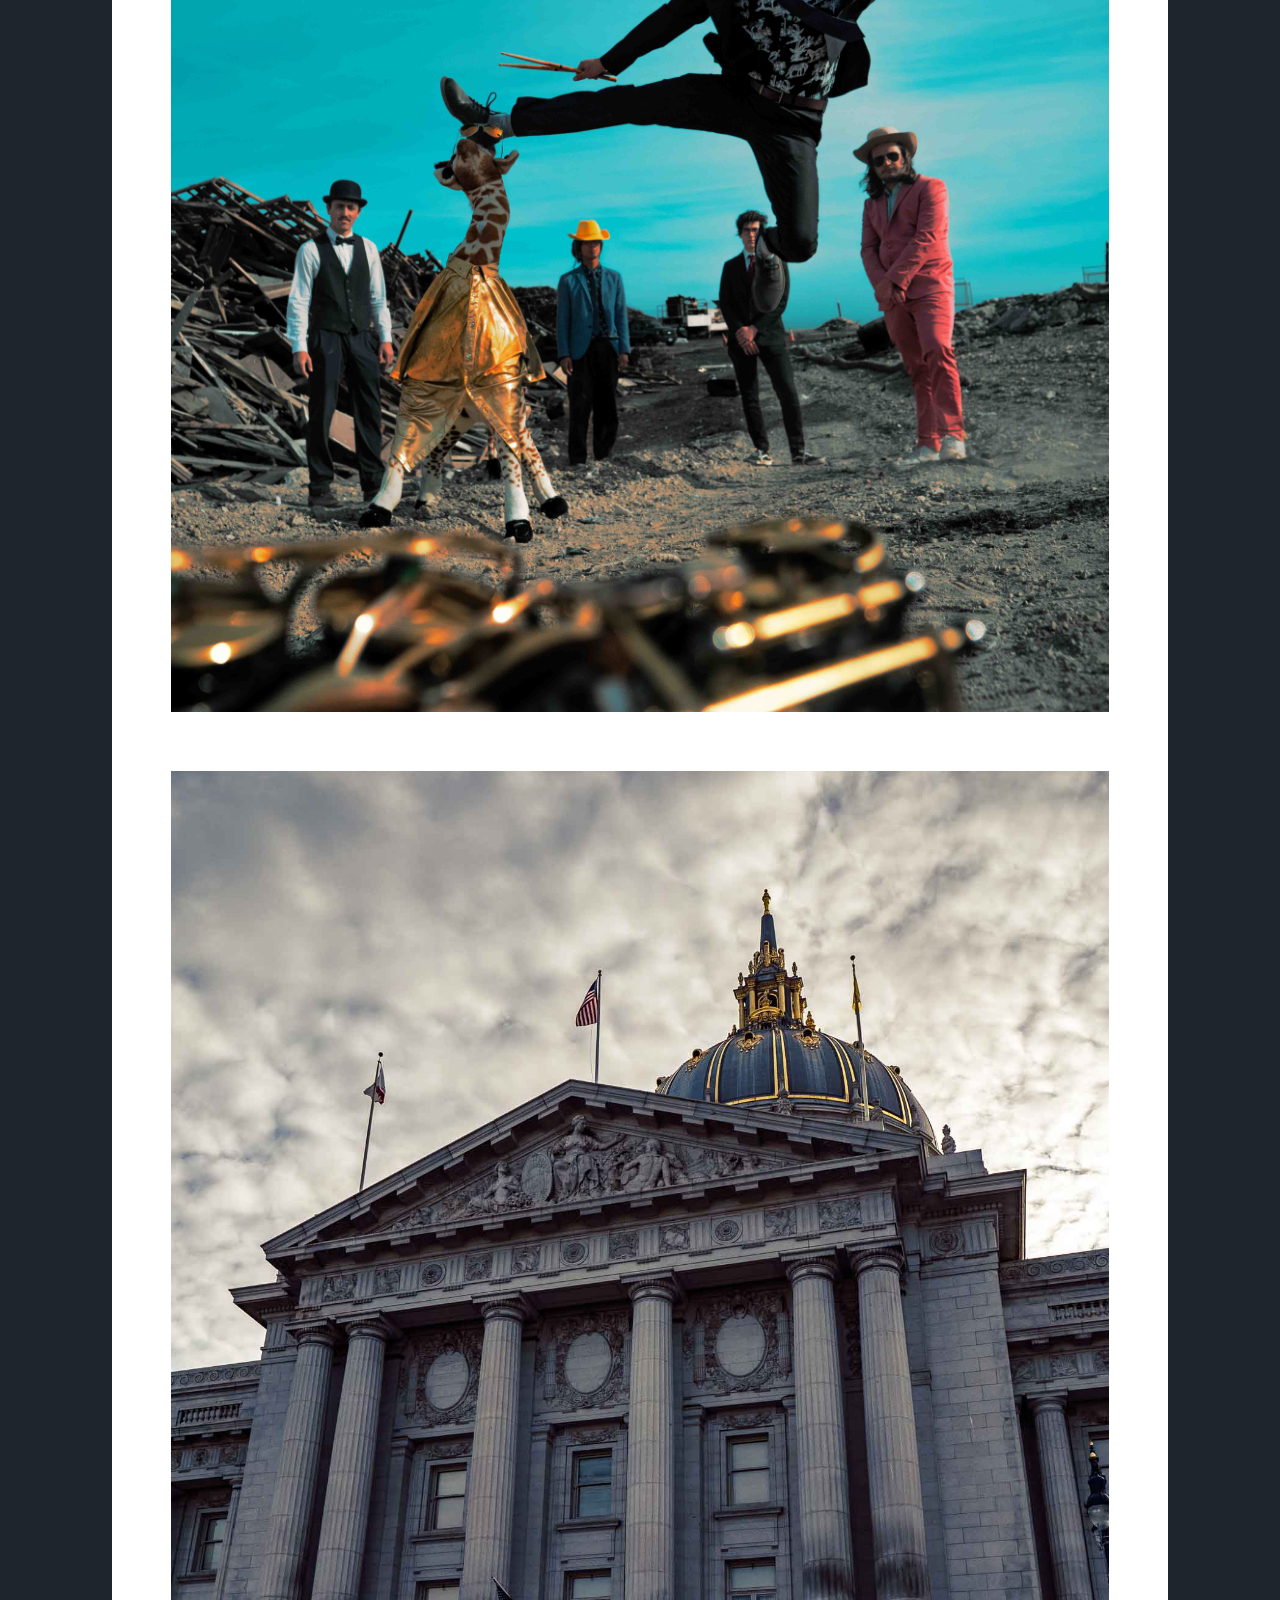
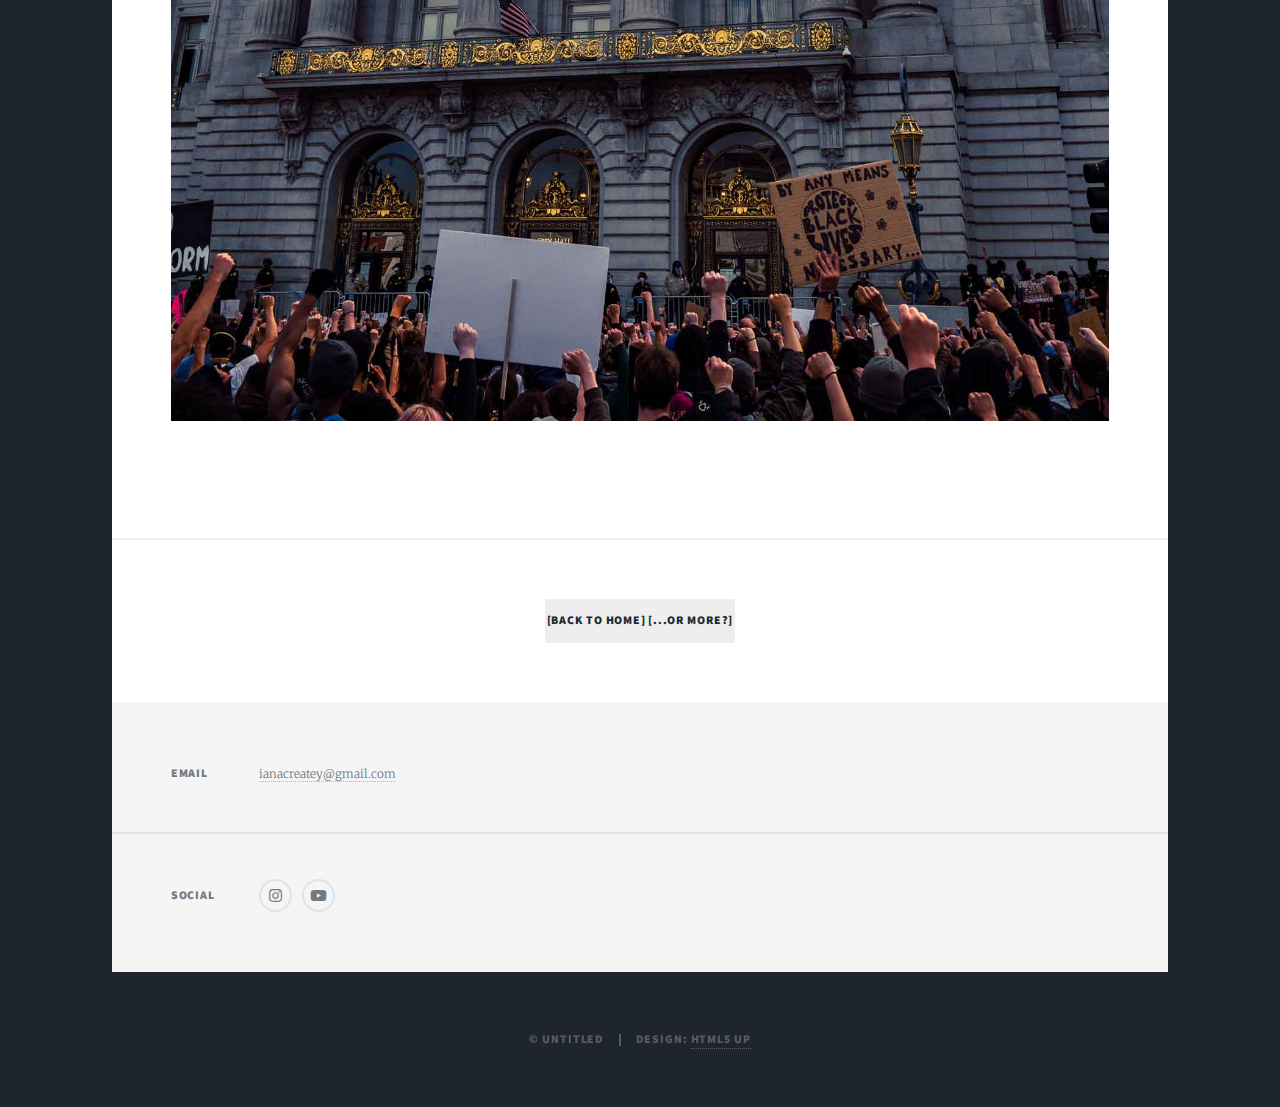
<file: Photography Tab.html>
<!DOCTYPE HTML>
<!--
	Massively by HTML5 UP
	html5up.net | @ajlkn
	Free for personal and commercial use under the CCA 3.0 license (html5up.net/license)
-->
<html>
	<head>
		<title>Ian Anderson</title>
		<meta charset="utf-8" />
		<meta name="viewport" content="width=device-width, initial-scale=1, user-scalable=no" />
		<link rel="stylesheet" href="assets/css/main.css" />
		<noscript><link rel="stylesheet" href="assets/css/noscript.css" /></noscript>
	</head>
	<body class="is-preload">

		<!-- Wrapper -->
			<div id="wrapper">

				<!-- Header -->
					<header id="header">
						<a href="index.html" class="logo">Ian Anderson</a>
					</header>

				<!-- Nav -->
					<nav id="nav">
						<ul class="links">
							<li><a href="index.html">About Me</a></li>
							<li class="active"><a href="Photography Tab.html">Photography</a></li>
							<li><a href="Videography.html">Filmmaking</a></li>
							<li><a href="Edit My Photos!.html">Experimental</a></li>
							<li><a href="Credits.html">Credits</a></li>

						</ul>
						<ul class="icons">
							<li><a target=blank href="https://instagram.com/ianacreative" class="icon brands fa-instagram"><span class="label">Instagram</span></a></li>
					<li><a target=blank href="https://www.youtube.com/channel/UCUumCokf-5kSjcfUy_4iKzg" class="icon brands fa-youtube"><span class="label">YouTube</span></a></li>
						</ul>
					</nav>

				<!-- Main -->
					<div id="main">

						<!-- Post -->
							<section class="post">
								<header class="major">
									<span class="date">Photography Highlights</span>
									<h1>My favorite Shots<br />
									</h1>
							
								</header>
								<div class="image main"><img src="images/pic01.jpg" alt="" /></div>
								<div class="box alt">
									<div class="row gtr-50 gtr-uniform">
										<div class="col-4"><span class="image fit"><img src="images/pic023.jpg" alt="" /></span></div>
										<div class="col-4"><span class="image fit"><img src="images/pic026.jpg" alt="" /></span></div>
										<div class="col-4"><span class="image fit"><img src="images/aa4.jpg" alt="" /></span></div>
										<!-- Break -->
										<div class="col-4"><span class="image fit"><img src="images/aa8.jpg" alt="" /></span></div>
										<div class="col-4"><span class="image fit"><img src="images/aa7.PNG" alt="" /></span></div>
										<div class="col-4"><span class="image fit"><img src="images/pic021.jpg" alt="" /></span></div>
										<!-- Break -->
										<div class="col-4"><span class="image fit"><img src="images/bgg.jpg" alt="" /></span></div>
										<div class="col-4"><span class="image fit"><img src="images/boom-9.jpg" alt="" /></span></div>
										<div class="col-4"><span class="image fit"><img src="images/boom-13.jpg" alt="" /></span></div>
									</div>
								</div>
								<div class="image main"><img src="images/aa6.jpg" alt="" /></div>
								<div class="image main"><img src="images/boom-14.jpg" alt="" /></div>
								<div class="image main"><img src="images/riot5.jpg" alt="" /></div>

								

							</section>
							<footer>
								<div class="pagination">
									<!--<a href="#" class="previous">Prev</a>-->
									<a href="index.html" class="page active">[Back to home]</a> <div>
									<a href="Videography.html" class="page active">[...or MORE?]</a></div>

								</div>
							</footer>		

					</div>

				<!-- Footer -->
				<footer id="footer">
						
					<section class="split contact">

						<section>
							<h3>Email</h3>
							<p><a href="#">ianacreatey@gmail.com</a></p>
						</section>
						<section>
							<h3>Social</h3>
							<ul class="icons alt">
								<li><a target=blank href="https://instagram.com/ianacreative" class="icon brands fa-instagram"><span class="label">Instagram</span></a></li>
					<li><a target=blank href="https://www.youtube.com/channel/UCUumCokf-5kSjcfUy_4iKzg" class="icon brands fa-youtube"><span class="label">YouTube</span></a></li>
							</ul>
						</section>
					</section>
				</footer>

				<!-- Copyright -->
					<div id="copyright">
						<ul><li>&copy; Untitled</li><li>Design: <a href="https://html5up.net">HTML5 UP</a></li></ul>
					</div>

			</div>

		<!-- Scripts -->
			<script src="assets/js/jquery.min.js"></script>
			<script src="assets/js/jquery.scrollex.min.js"></script>
			<script src="assets/js/jquery.scrolly.min.js"></script>
			<script src="assets/js/browser.min.js"></script>
			<script src="assets/js/breakpoints.min.js"></script>
			<script src="assets/js/util.js"></script>
			<script src="assets/js/main.js"></script>

	</body>
</html>
</file>
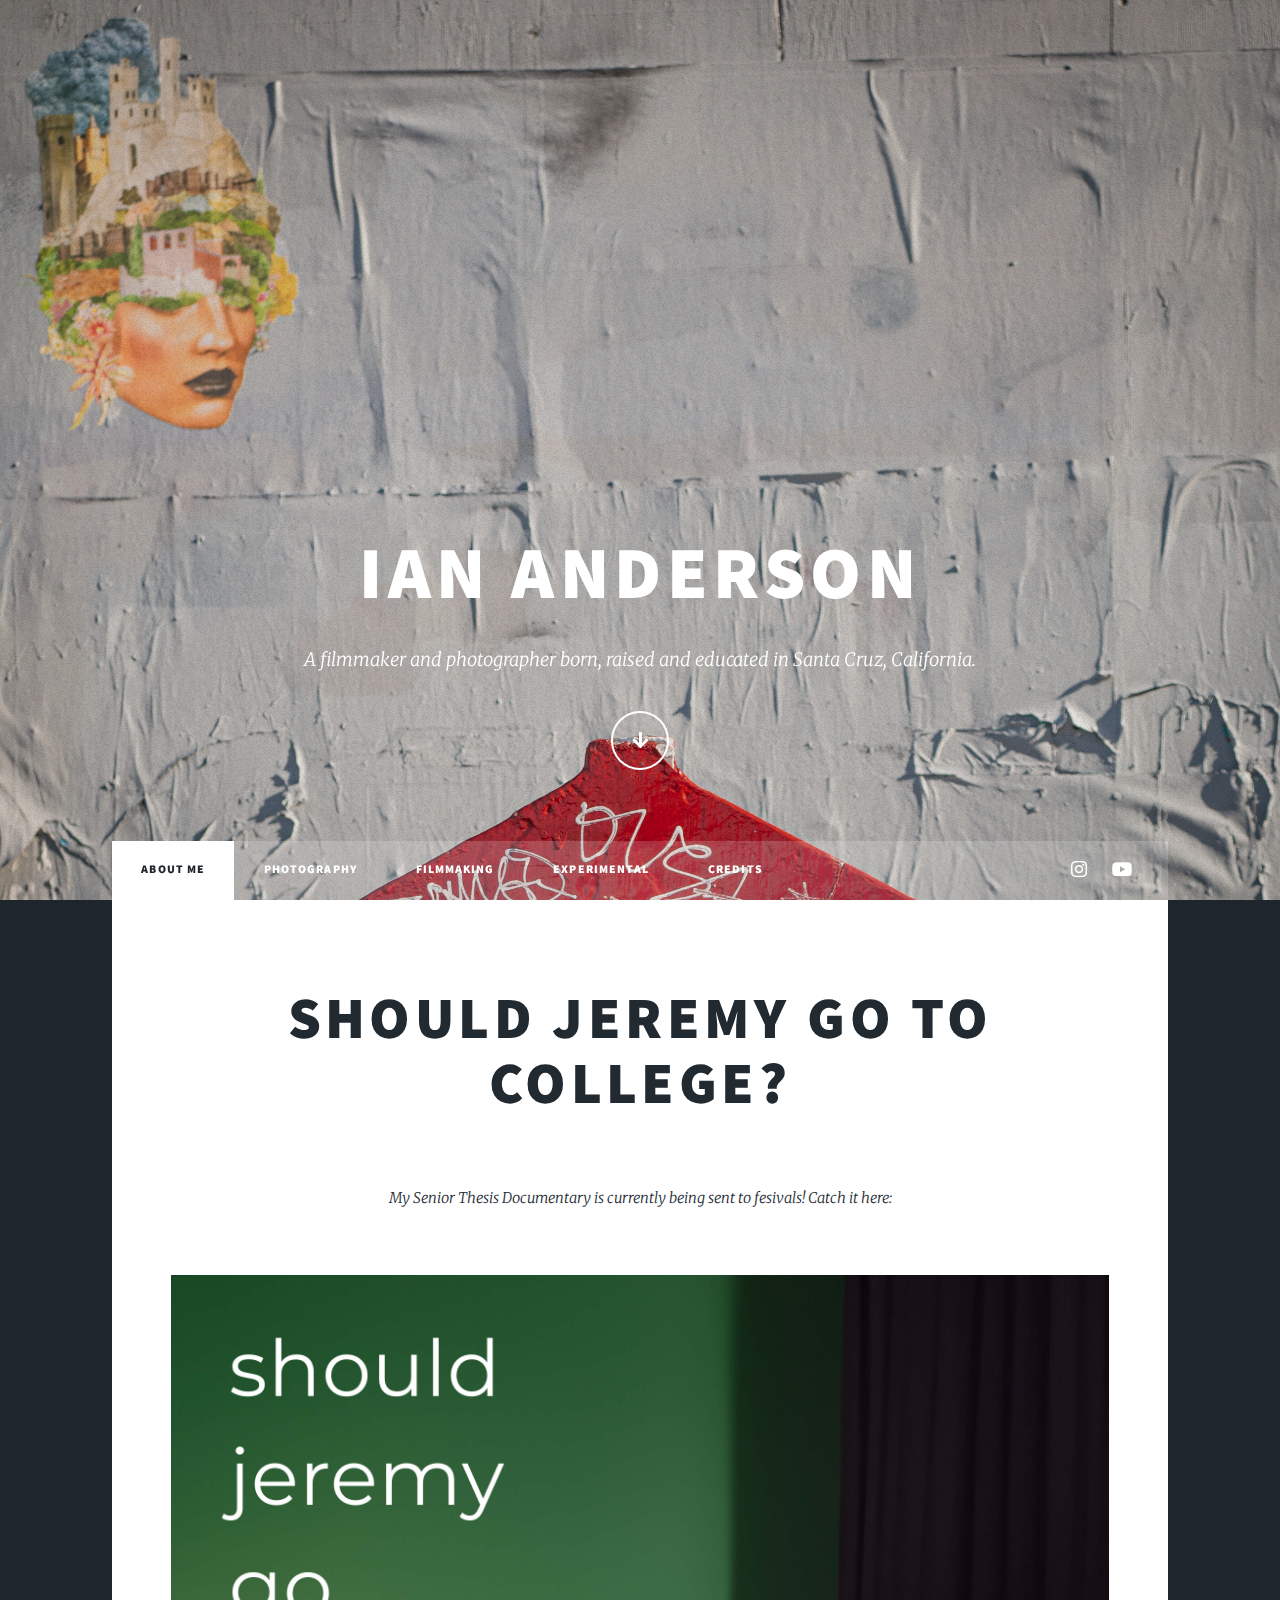
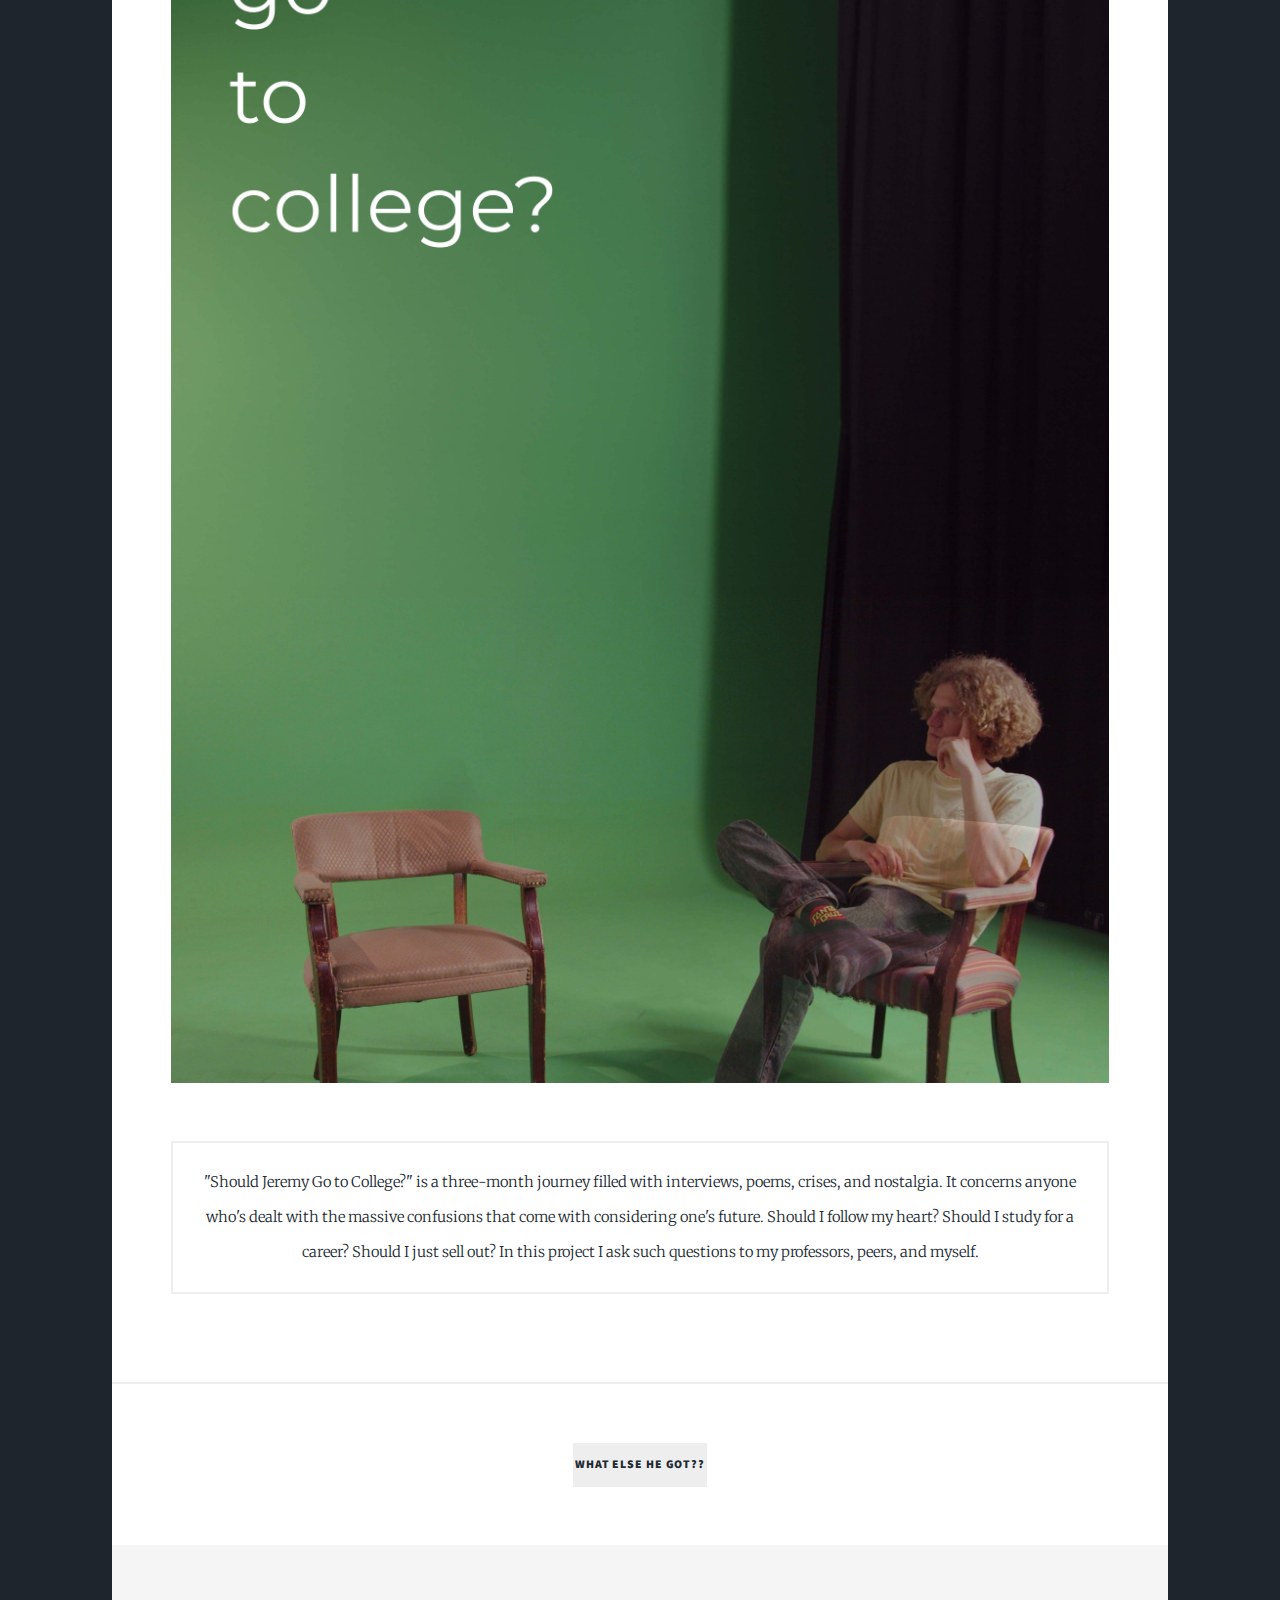
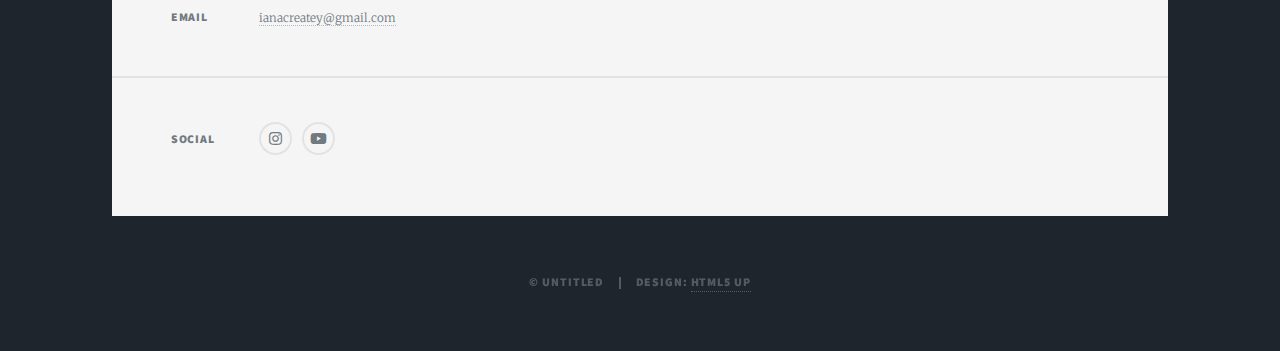
<file: PleasurePoint.html>
<!DOCTYPE HTML>
<!--
	Massively by HTML5 UP
	html5up.net | @ajlkn
	Free for personal and commercial use under the CCA 3.0 license (html5up.net/license)
-->
<html>
	<head>
		<title>Ian Anderson</title>
		<meta charset="utf-8" />
		<meta name="viewport" content="width=device-width, initial-scale=1, user-scalable=no" />
		<link rel="stylesheet" href="assets/css/main.css" />
		<noscript><link rel="stylesheet" href="assets/css/noscript.css" /></noscript>
	</head>
	<body class="is-preload">

		<!-- Wrapper -->
			<div id="wrapper" class="fade-in">

				<!-- Intro -->
					<div id="intro">
						<h1>Ian Anderson</h1>
						<p>A filmmaker and photographer born, raised and educated in Santa Cruz, California.</p>
						<ul class="actions">
							<li><a href="#header" class="button icon solid solo fa-arrow-down scrolly">Continue</a></li>
						</ul>
					</div>

				<!-- Header -->
					<header id="header">
						<a href="index.html" class="logo">Ian Anderson</a>
					</header>

				<!-- Nav -->
					<nav id="nav">
						<ul class="links">
							<li class="active"><a href="index.html">About Me</a></li>
							<li><a href="Photography Tab.html">Photography</a></li>
							<li><a href="Videography.html">Filmmaking</a></li>
							<li><a href="Edit My Photos!.html">Experimental</a></li>
							<li><a href="Credits.html">Credits</a></li>

						</ul>
						<ul class="icons">
							<li><a target=blank href="https://instagram.com/ianacreative" class="icon brands fa-instagram"><span class="label">Instagram</span></a></li>
						<li><a target=blank href="https://www.youtube.com/channel/UCUumCokf-5kSjcfUy_4iKzg" class="icon brands fa-youtube"><span class="label">YouTube</span></a></li>
						</ul>
					</nav>

				<!-- Main -->
					<div id="main">

						<!-- Featured Post -->
							<article class="post featured">
								<header class="major">
									<h2><a ></a>Should Jeremy Go to College?<br />
									</a></h2>
									<p><br />
									
										My Senior Thesis Documentary is currently being sent to fesivals! Catch it here:</p>
								</header>
								<a  href=https://drive.google.com/file/d/1cYJ_SCoy6o1NwtPjBdQNK8WNtfoMg9NH/view?usp=drive_link class="image main"><img src="images/try 4-jpg.jpg" alt="" /></a>
								
									<div class="box">
										"Should Jeremy Go to College?" is a three-month journey filled with interviews, poems, crises, and nostalgia. It concerns anyone who's dealt with the massive confusions that come with considering one's future. Should I follow my heart? Should I study for a career? Should I just sell out?
									In this project I ask such questions to my professors, peers, and myself. </p>
							</article>
							


						<!-- Footer -->
							<footer>
								<div class="pagination">
									<!--<a href="#" class="previous">Prev</a>-->
									<a href="index.html" class="page active">What Else He Got??</a>
									
								</div>
							</footer>

					</div>

				<!-- Footer -->
				<footer id="footer">
						
					<section class="split contact">

						<section>
							<h3>Email</h3>
							<p><a href="#">ianacreatey@gmail.com</a></p>
						</section>
						<section>
							<h3>Social</h3>
							<ul class="icons alt">
								<li><a target=blank href="https://instagram.com/ianacreative" class="icon brands fa-instagram"><span class="label">Instagram</span></a></li>
					<li><a target=blank href="https://www.youtube.com/channel/UCUumCokf-5kSjcfUy_4iKzg" class="icon brands fa-youtube"><span class="label">YouTube</span></a></li>
							</ul>
						</section>
					</section>
				</footer>

				<!-- Copyright -->
					<div id="copyright">
						<ul><li>&copy; Untitled</li><li>Design: <a href="https://html5up.net">HTML5 UP</a></li></ul>
					</div>

			</div>

		<!-- Scripts -->
			<script src="assets/js/jquery.min.js"></script>
			<script src="assets/js/jquery.scrollex.min.js"></script>
			<script src="assets/js/jquery.scrolly.min.js"></script>
			<script src="assets/js/browser.min.js"></script>
			<script src="assets/js/breakpoints.min.js"></script>
			<script src="assets/js/util.js"></script>
			<script src="assets/js/main.js"></script>

	</body>
</html>
</file>
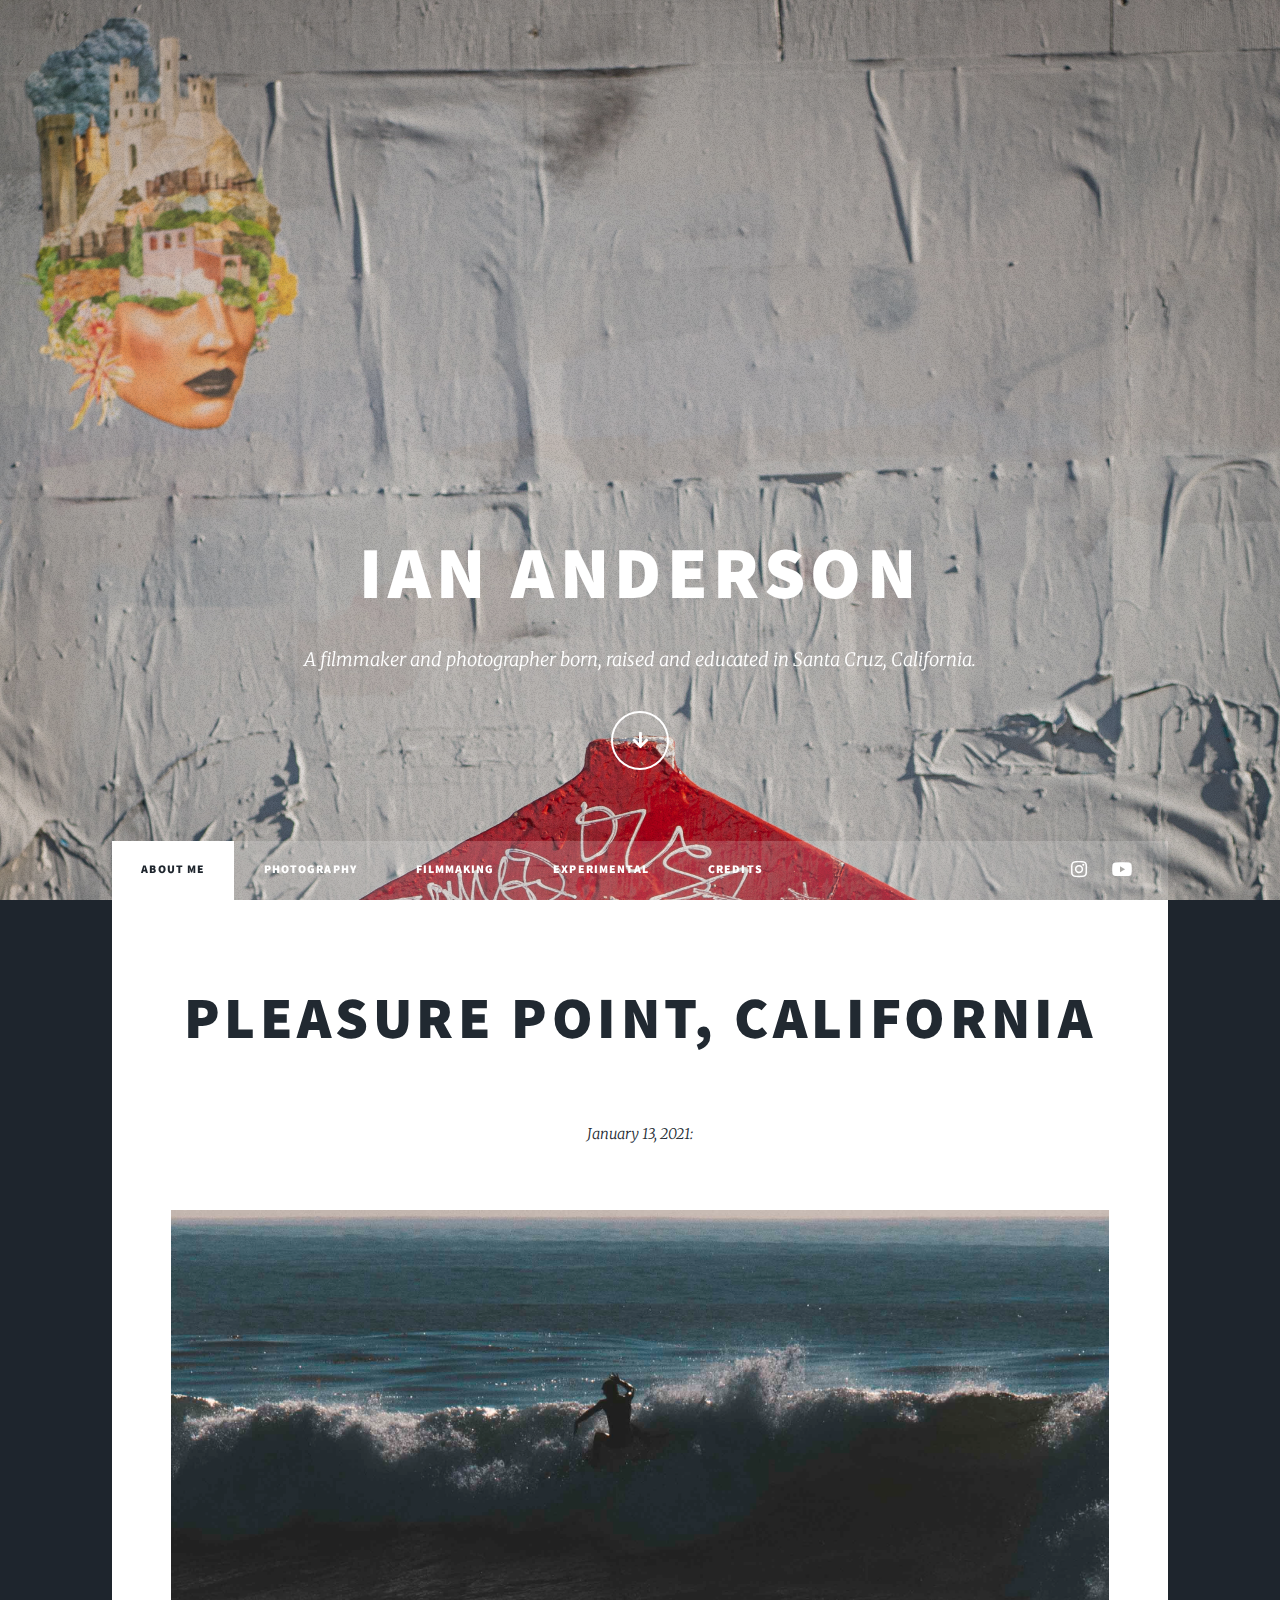
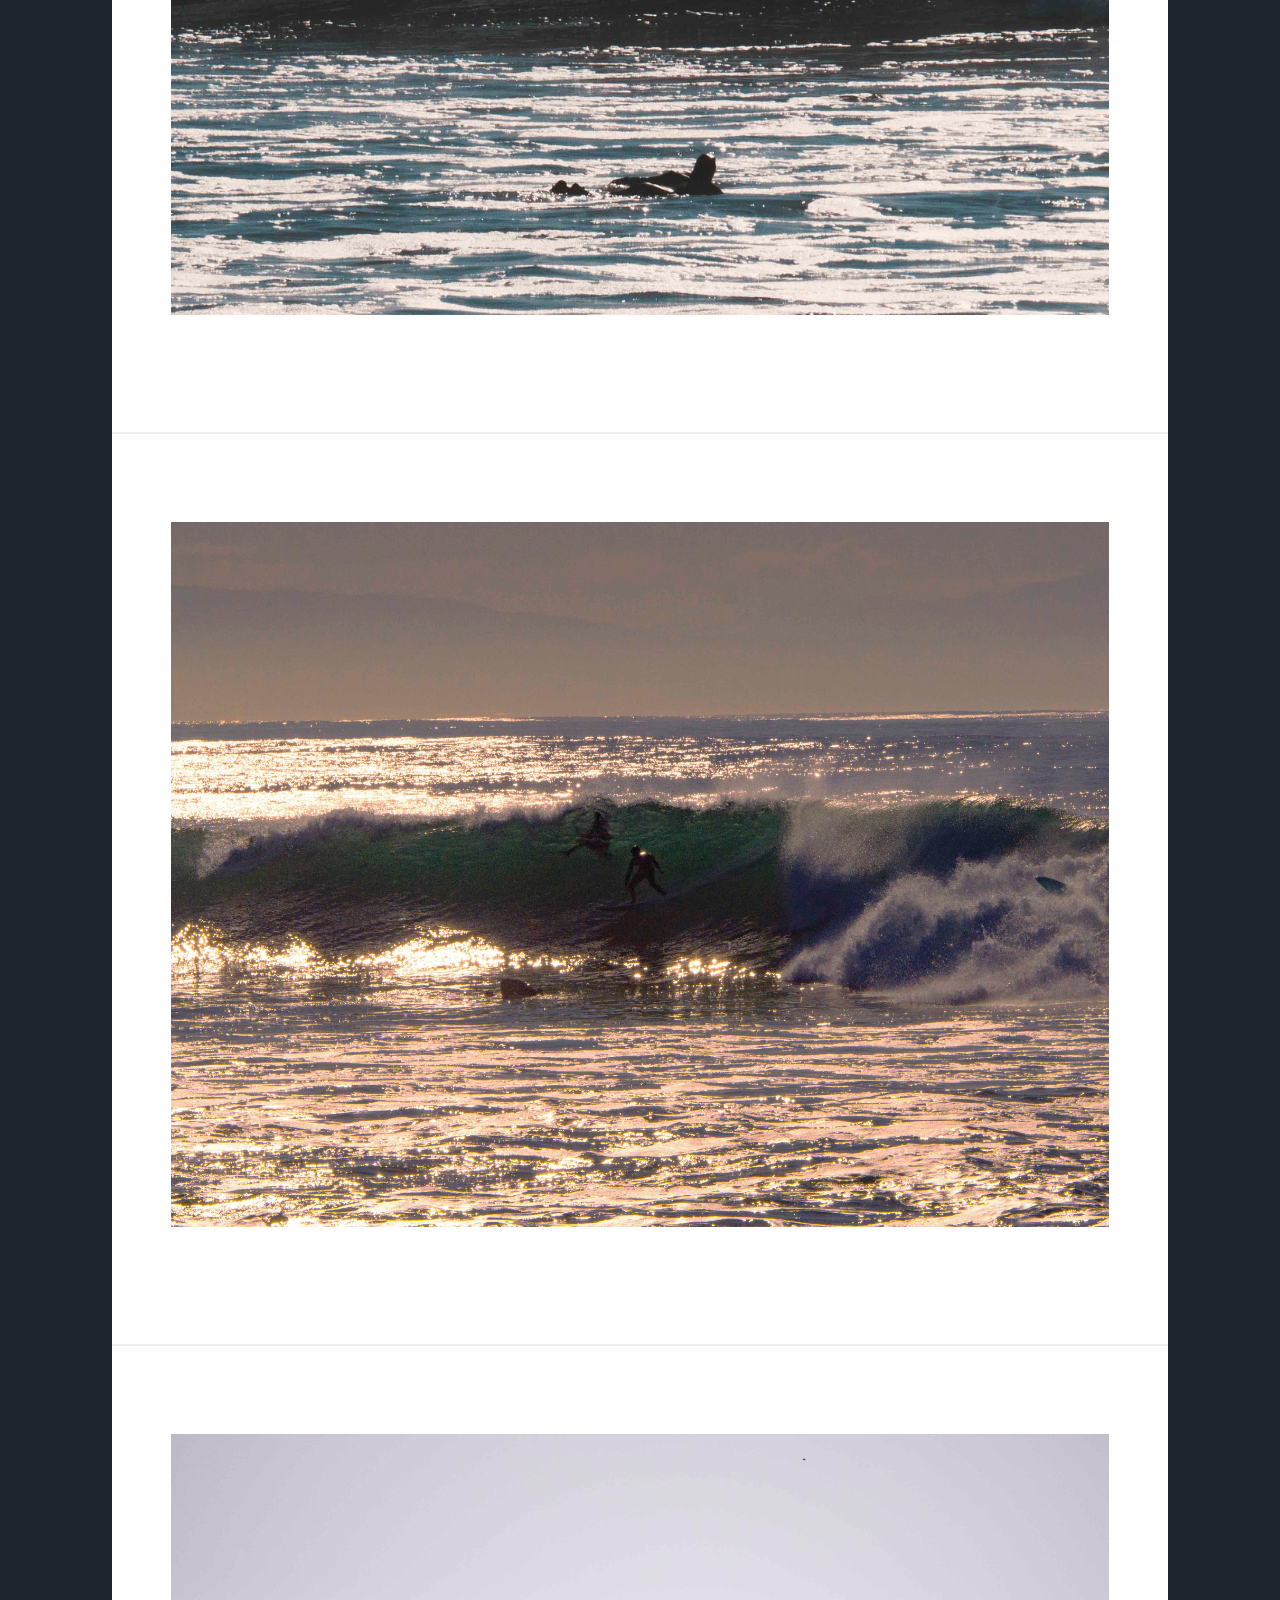
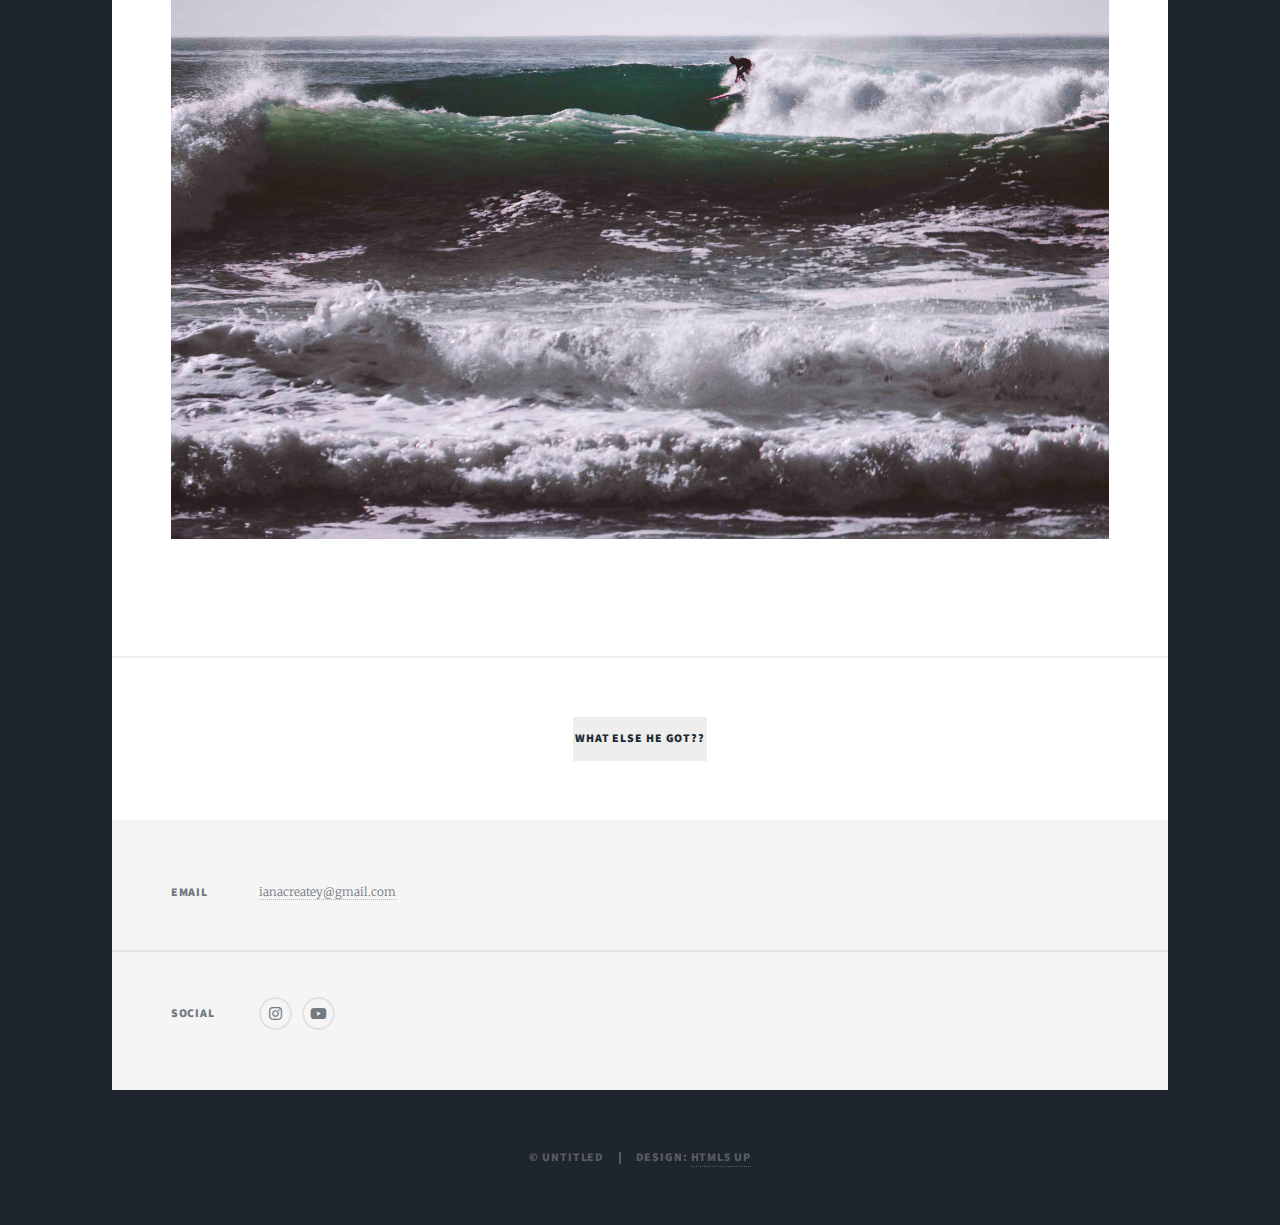
<file: PleasurePointno.html>
<!DOCTYPE HTML>
<!--
	Massively by HTML5 UP
	html5up.net | @ajlkn
	Free for personal and commercial use under the CCA 3.0 license (html5up.net/license)
-->
<html>
	<head>
		<title>Ian Anderson</title>
		<meta charset="utf-8" />
		<meta name="viewport" content="width=device-width, initial-scale=1, user-scalable=no" />
		<link rel="stylesheet" href="assets/css/main.css" />
		<noscript><link rel="stylesheet" href="assets/css/noscript.css" /></noscript>
	</head>
	<body class="is-preload">

		<!-- Wrapper -->
			<div id="wrapper" class="fade-in">

				<!-- Intro -->
					<div id="intro">
						<h1>Ian Anderson</h1>
						<p>A filmmaker and photographer born, raised and educated in Santa Cruz, California.</p>
						<ul class="actions">
							<li><a href="#header" class="button icon solid solo fa-arrow-down scrolly">Continue</a></li>
						</ul>
					</div>

				<!-- Header -->
					<header id="header">
						<a href="index.html" class="logo">Ian Anderson</a>
					</header>

				<!-- Nav -->
					<nav id="nav">
						<ul class="links">
							<li class="active"><a href="index.html">About Me</a></li>
							<li><a href="Photography Tab.html">Photography</a></li>
							<li><a href="Videography.html">Filmmaking</a></li>
							<li><a href="Edit My Photos!.html">Experimental</a></li>
							<li><a href="Credits.html">Credits</a></li>

						</ul>
						<ul class="icons">
							<li><a target=blank href="https://instagram.com/ianacreative" class="icon brands fa-instagram"><span class="label">Instagram</span></a></li>
						<li><a target=blank href="https://www.youtube.com/channel/UCUumCokf-5kSjcfUy_4iKzg" class="icon brands fa-youtube"><span class="label">YouTube</span></a></li>
						</ul>
					</nav>

				<!-- Main -->
					<div id="main">

						<!-- Featured Post -->
							<article class="post featured">
								<header class="major">
									<h2><a ></a>Pleasure Point, California<br />
									</a></h2>
									<p><br />
										January 13, 2021:</p>
								</header>
								<a  class="image main"><img src="images/pic022.jpg" alt="" /></a>
									 </p>
							</article>
							<article class="post featured">
								<a  class="image main"><img src="images/pic030.jpg" alt="" /></a>
										</p>
							</article>
							<article class="post featured">
								<a  class="image main"><img src="images/pic031.jpg" alt="" /></a>
										</p>
							</article>
							


						<!-- Footer -->
							<footer>
								<div class="pagination">
									<!--<a href="#" class="previous">Prev</a>-->
									<a href="index.html" class="page active">What Else He Got??</a>
									
								</div>
							</footer>

					</div>

				<!-- Footer -->
				<footer id="footer">
						
					<section class="split contact">

						<section>
							<h3>Email</h3>
							<p><a href="#">ianacreatey@gmail.com</a></p>
						</section>
						<section>
							<h3>Social</h3>
							<ul class="icons alt">
								<li><a target=blank href="https://instagram.com/ianacreative" class="icon brands fa-instagram"><span class="label">Instagram</span></a></li>
					<li><a target=blank href="https://www.youtube.com/channel/UCUumCokf-5kSjcfUy_4iKzg" class="icon brands fa-youtube"><span class="label">YouTube</span></a></li>
							</ul>
						</section>
					</section>
				</footer>

				<!-- Copyright -->
					<div id="copyright">
						<ul><li>&copy; Untitled</li><li>Design: <a href="https://html5up.net">HTML5 UP</a></li></ul>
					</div>

			</div>

		<!-- Scripts -->
			<script src="assets/js/jquery.min.js"></script>
			<script src="assets/js/jquery.scrollex.min.js"></script>
			<script src="assets/js/jquery.scrolly.min.js"></script>
			<script src="assets/js/browser.min.js"></script>
			<script src="assets/js/breakpoints.min.js"></script>
			<script src="assets/js/util.js"></script>
			<script src="assets/js/main.js"></script>

	</body>
</html>
</file>
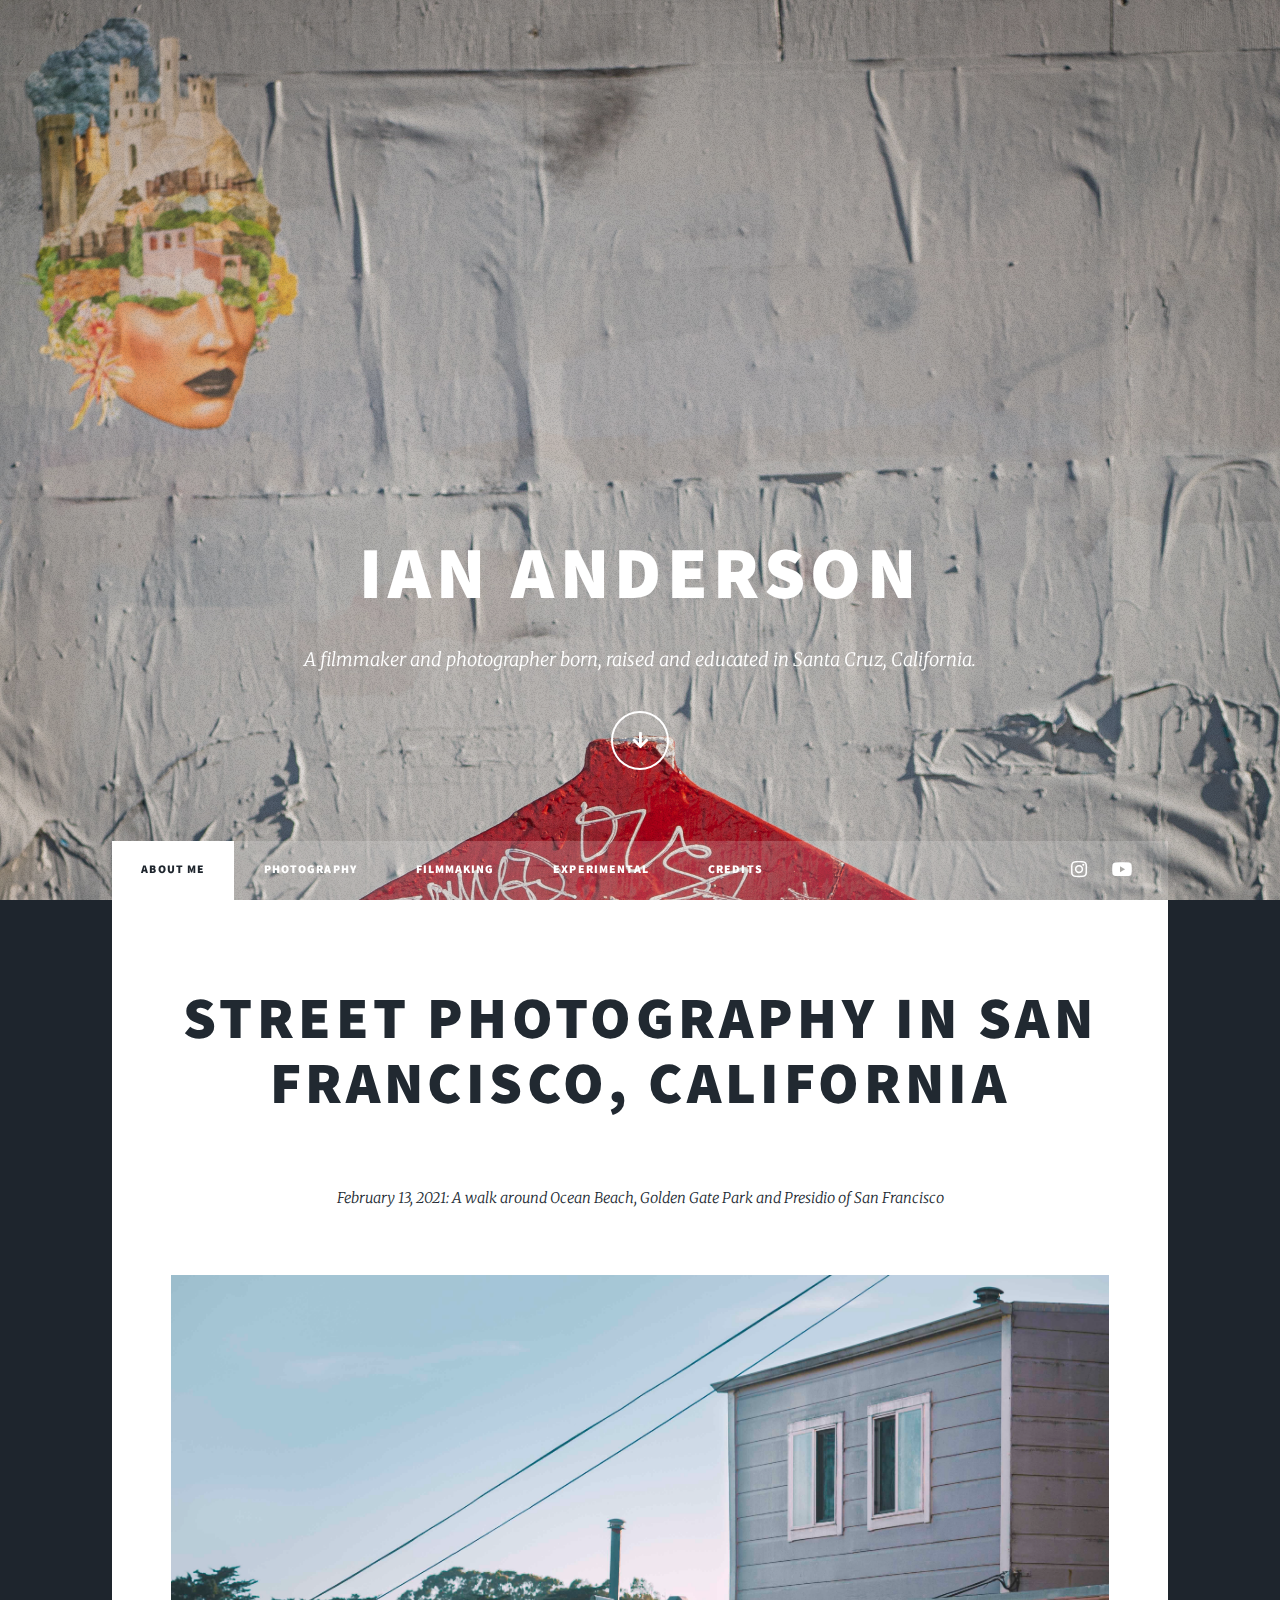
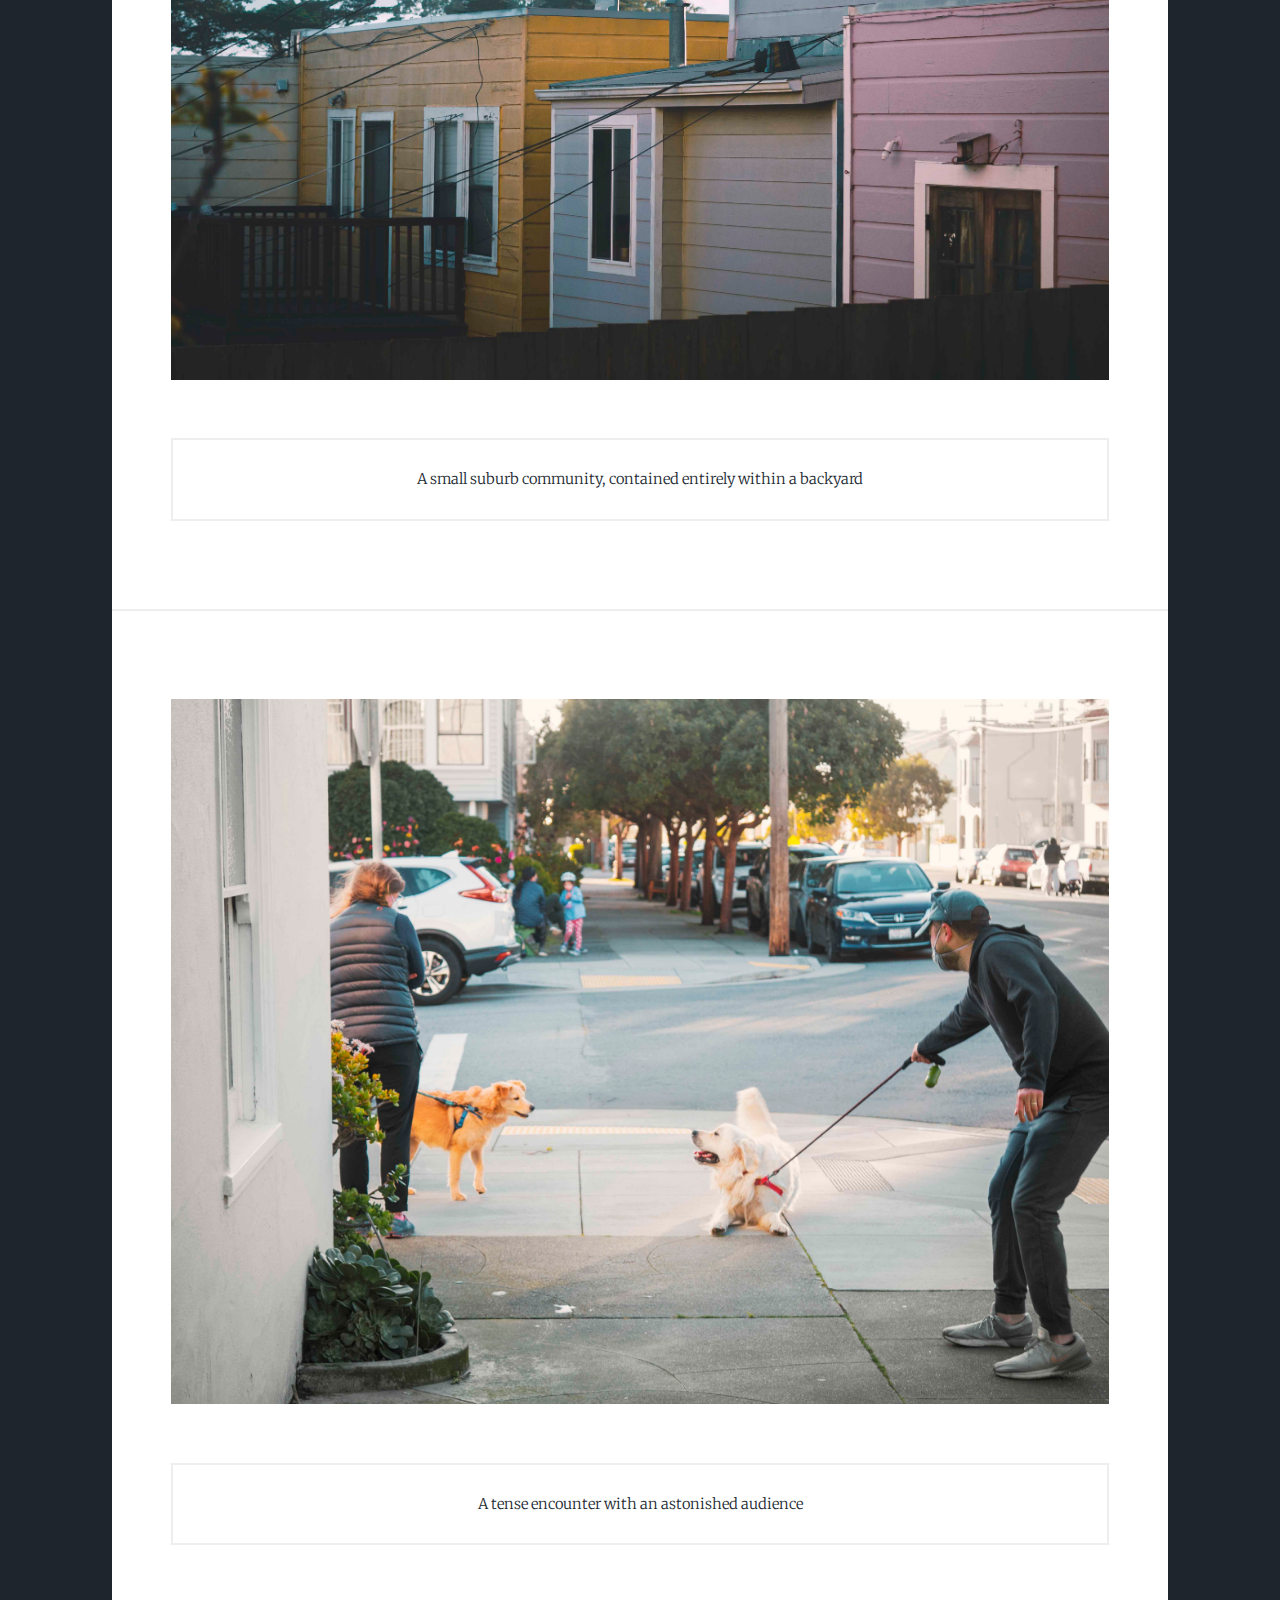
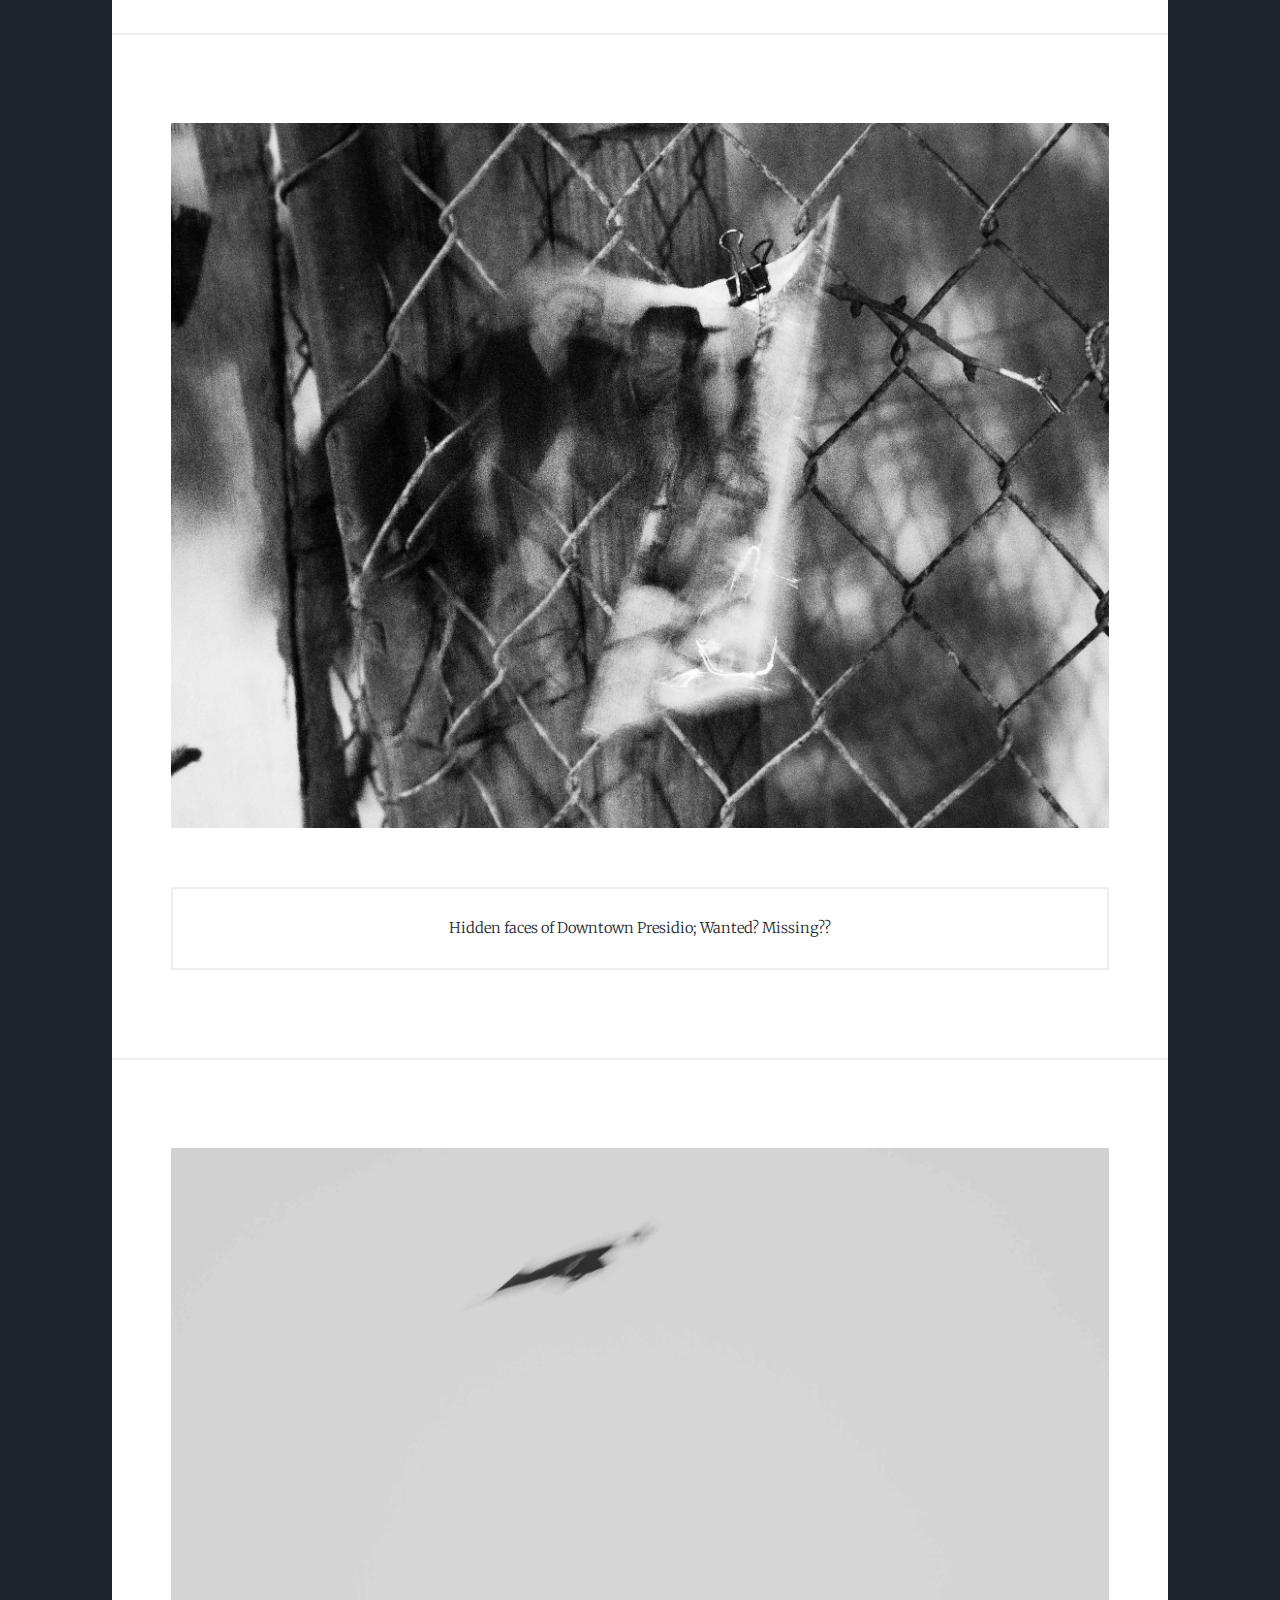
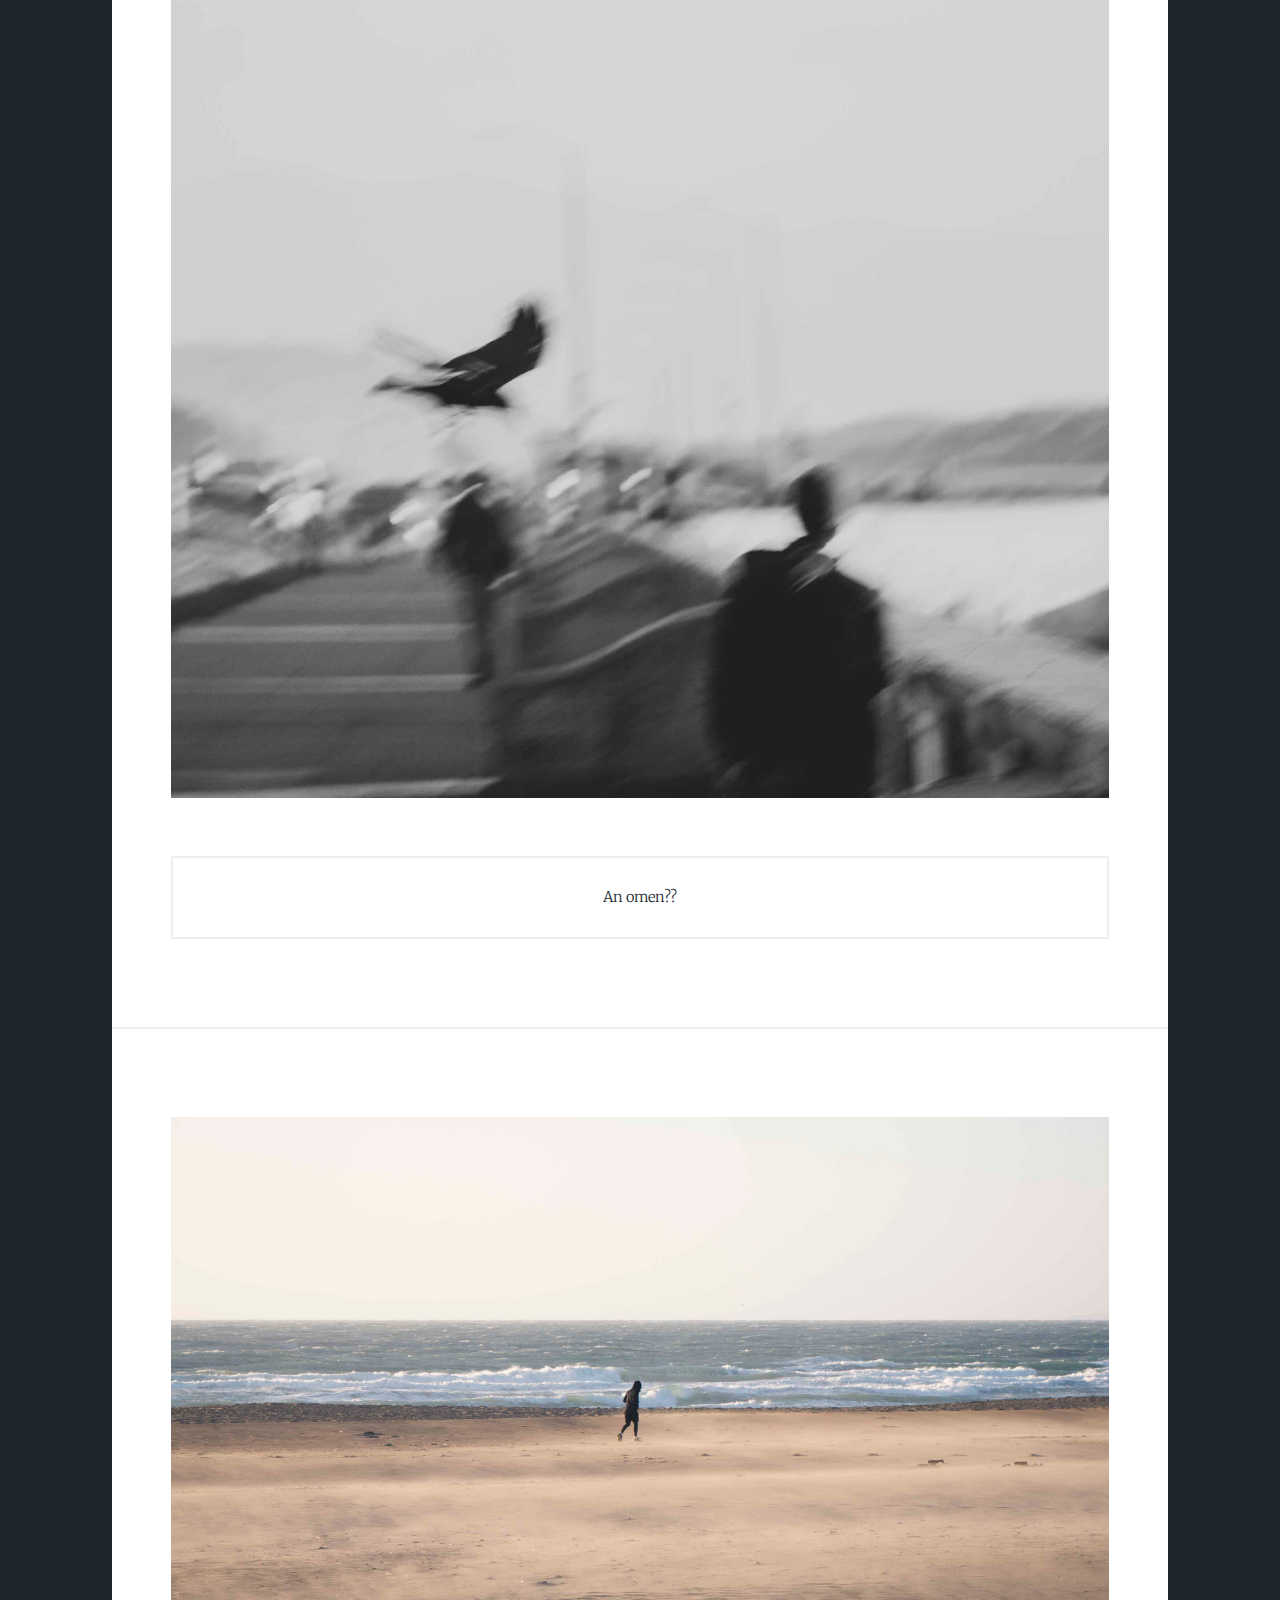
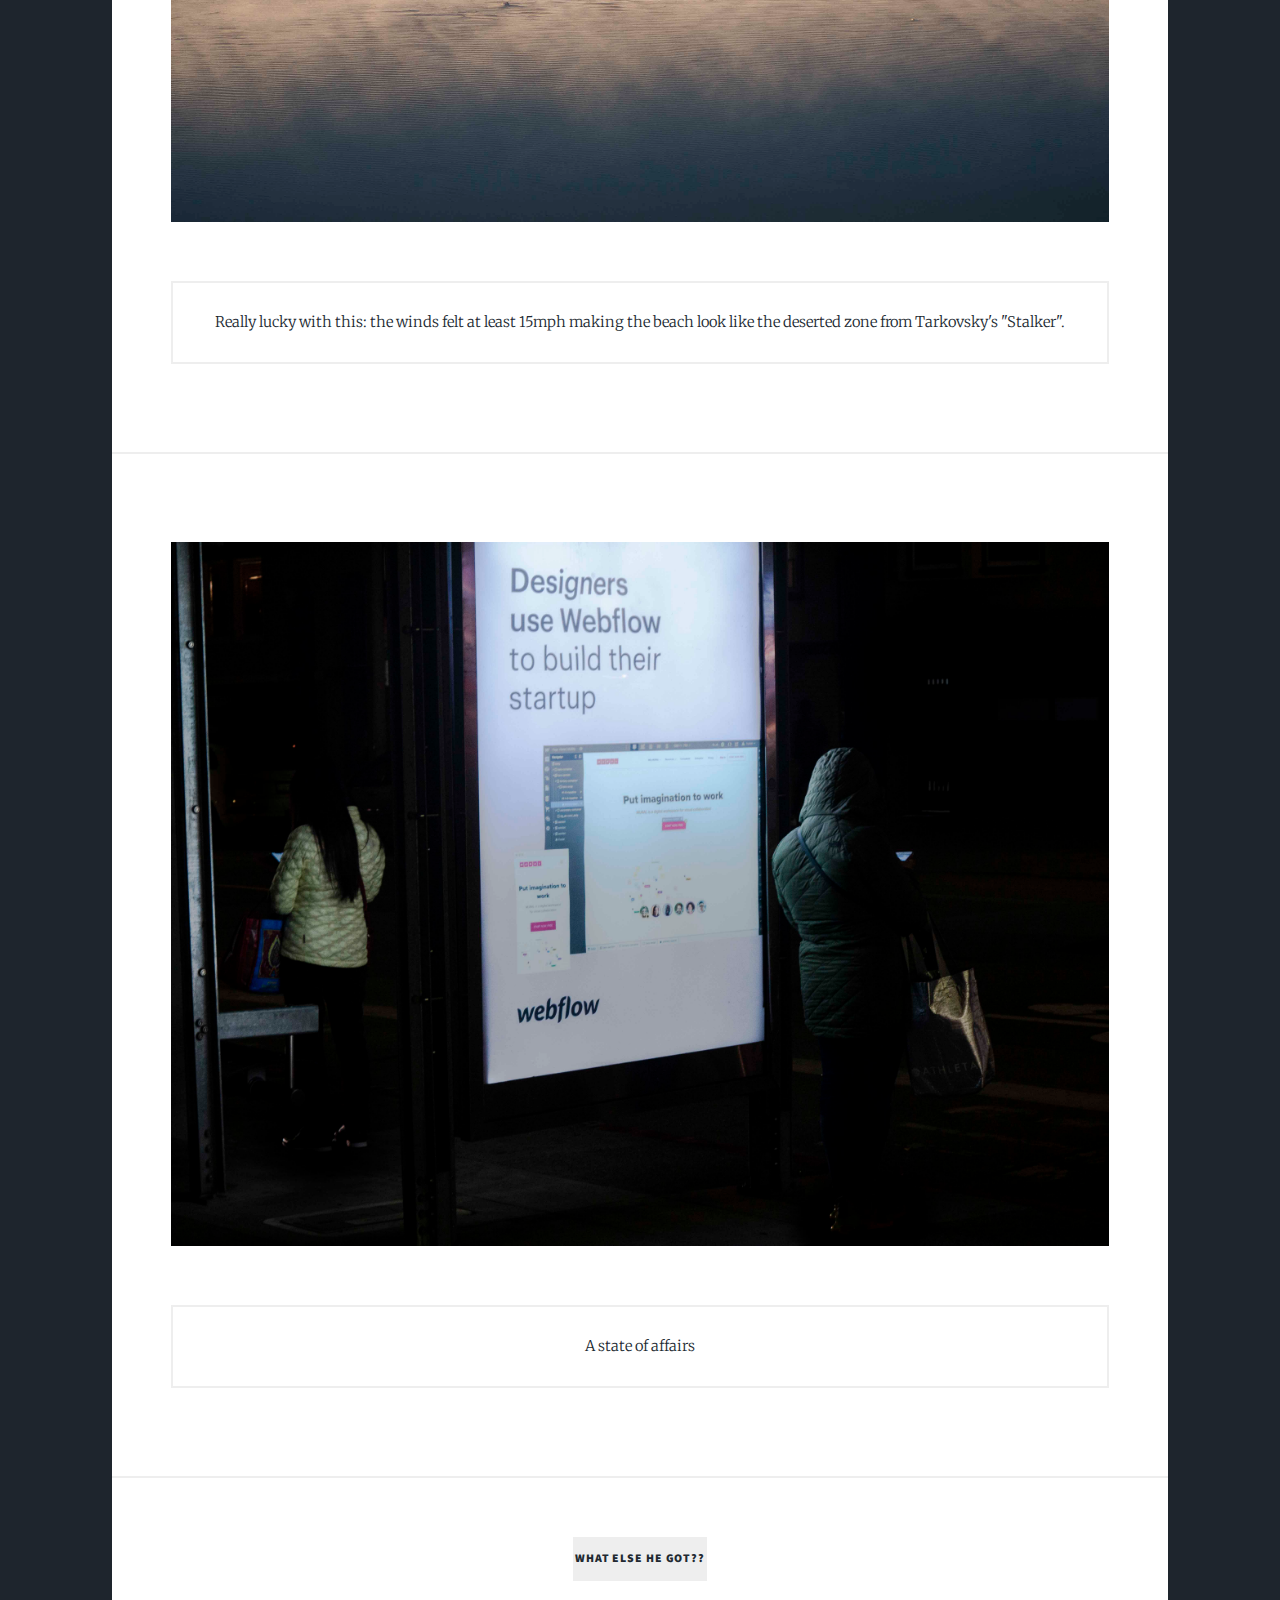
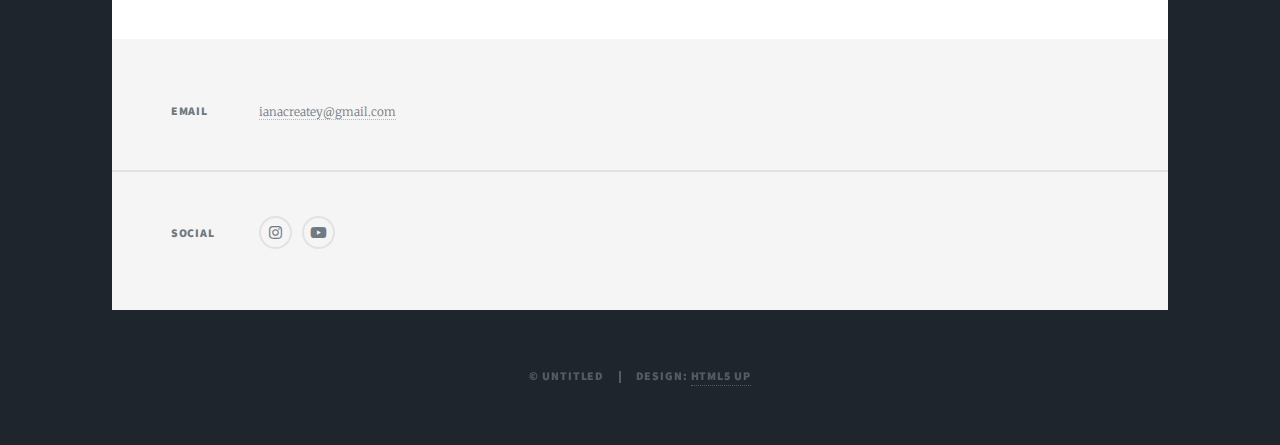
<file: SF.html>
<!DOCTYPE HTML>
<!--
	Massively by HTML5 UP
	html5up.net | @ajlkn
	Free for personal and commercial use under the CCA 3.0 license (html5up.net/license)
-->
<html>
	<head>
		<title>Ian Anderson</title>
		<meta charset="utf-8" />
		<meta name="viewport" content="width=device-width, initial-scale=1, user-scalable=no" />
		<link rel="stylesheet" href="assets/css/main.css" />
		<noscript><link rel="stylesheet" href="assets/css/noscript.css" /></noscript>
	</head>
	<body class="is-preload">

		<!-- Wrapper -->
			<div id="wrapper" class="fade-in">

				<!-- Intro -->
					<div id="intro">
						<h1>Ian Anderson</h1>
						<p>A filmmaker and photographer born, raised and educated in Santa Cruz, California.</p>
						<ul class="actions">
							<li><a href="#header" class="button icon solid solo fa-arrow-down scrolly">Continue</a></li>
						</ul>
					</div>

				<!-- Header -->
					<header id="header">
						<a href="index.html" class="logo">Ian Anderson</a>
					</header>

				<!-- Nav -->
					<nav id="nav">
						<ul class="links">
							<li class="active"><a href="index.html">About Me</a></li>
							<li><a href="Photography Tab.html">Photography</a></li>
							<li><a href="Videography.html">Filmmaking</a></li>
							<li><a href="Edit My Photos!.html">Experimental</a></li>
							<li><a href="Credits.html">Credits</a></li>

						</ul>
						<ul class="icons">
							<li><a target=blank href="https://instagram.com/ianacreative" class="icon brands fa-instagram"><span class="label">Instagram</span></a></li>
						<li><a target=blank href="https://www.youtube.com/channel/UCUumCokf-5kSjcfUy_4iKzg" class="icon brands fa-youtube"><span class="label">YouTube</span></a></li>
						</ul>
					</nav>

				<!-- Main -->
					<div id="main">

						<!-- Featured Post -->
							<article class="post featured">
								<header class="major">
									<h2><a ></a>Street Photography in San Francisco, California<br />
									</a></h2>
									<p><br />
									
										February 13, 2021: A walk around Ocean Beach, Golden Gate Park and Presidio of San Francisco</p>
								</header>
								<a  class="image main"><img src="images/pic024.jpg" alt="" /></a>
								
									<div class="box">
										A small suburb community, contained entirely within a backyard </p>
							</article>
							<article class="post featured">
								<a  class="image main"><img src="images/pic023.jpg" alt="" /></a>
								<div class="box">
										A tense encounter with an astonished audience</p>
							</article>
							<article class="post featured">
								<a  class="image main"><img src="images/pic026.jpg" alt="" /></a>
								<div class="box">
										Hidden faces of Downtown Presidio; Wanted? Missing??</p>
							</article>
							<article class="post featured">
								<a  class="image main"><img src="images/pic027.jpg" alt="" /></a>
								<div class="box">
										An omen??</p>
							</article>
							<article class="post featured">
								<a  class="image main"><img src="images/pic025.jpg" alt="" /></a>
								<div class="box">
										Really lucky with this: the winds felt at least 15mph making the beach look like the deserted zone from Tarkovsky's "Stalker". </p>
							</article>
							<article class="post featured">
								<a  class="image main"><img src="images/pic029.jpg" alt="" /></a>
								<div class="box">
										A state of affairs</p>
							</article>


						<!-- Footer -->
							<footer>
								<div class="pagination">
									<!--<a href="#" class="previous">Prev</a>-->
									<a href="index.html" class="page active">What Else He Got??</a>
									
								</div>
							</footer>

					</div>

				<!-- Footer -->
				<footer id="footer">
						
					<section class="split contact">

						<section>
							<h3>Email</h3>
							<p><a href="#">ianacreatey@gmail.com</a></p>
						</section>
						<section>
							<h3>Social</h3>
							<ul class="icons alt">
								<li><a target=blank href="https://instagram.com/ianacreative" class="icon brands fa-instagram"><span class="label">Instagram</span></a></li>
					<li><a target=blank href="https://www.youtube.com/channel/UCUumCokf-5kSjcfUy_4iKzg" class="icon brands fa-youtube"><span class="label">YouTube</span></a></li>
							</ul>
						</section>
					</section>
				</footer>

				<!-- Copyright -->
					<div id="copyright">
						<ul><li>&copy; Untitled</li><li>Design: <a href="https://html5up.net">HTML5 UP</a></li></ul>
					</div>

			</div>

		<!-- Scripts -->
			<script src="assets/js/jquery.min.js"></script>
			<script src="assets/js/jquery.scrollex.min.js"></script>
			<script src="assets/js/jquery.scrolly.min.js"></script>
			<script src="assets/js/browser.min.js"></script>
			<script src="assets/js/breakpoints.min.js"></script>
			<script src="assets/js/util.js"></script>
			<script src="assets/js/main.js"></script>

	</body>
</html>
</file>
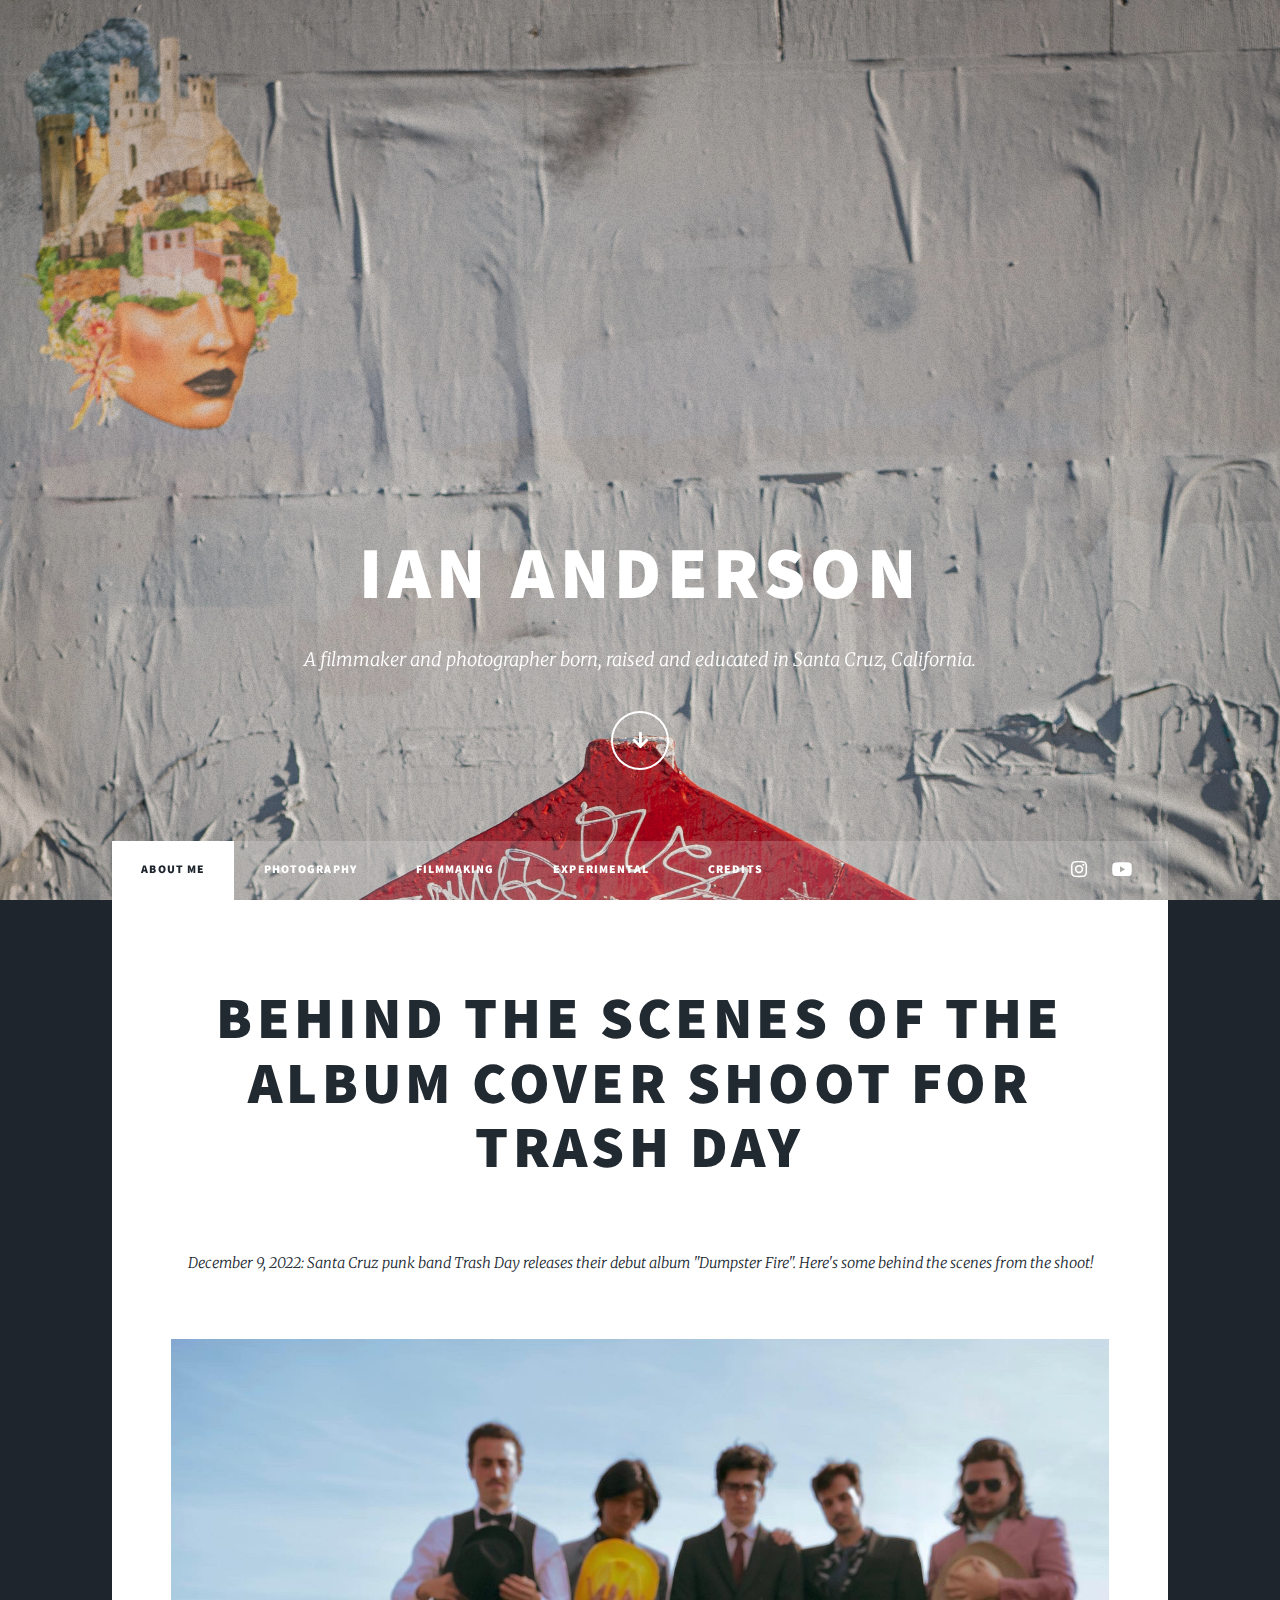
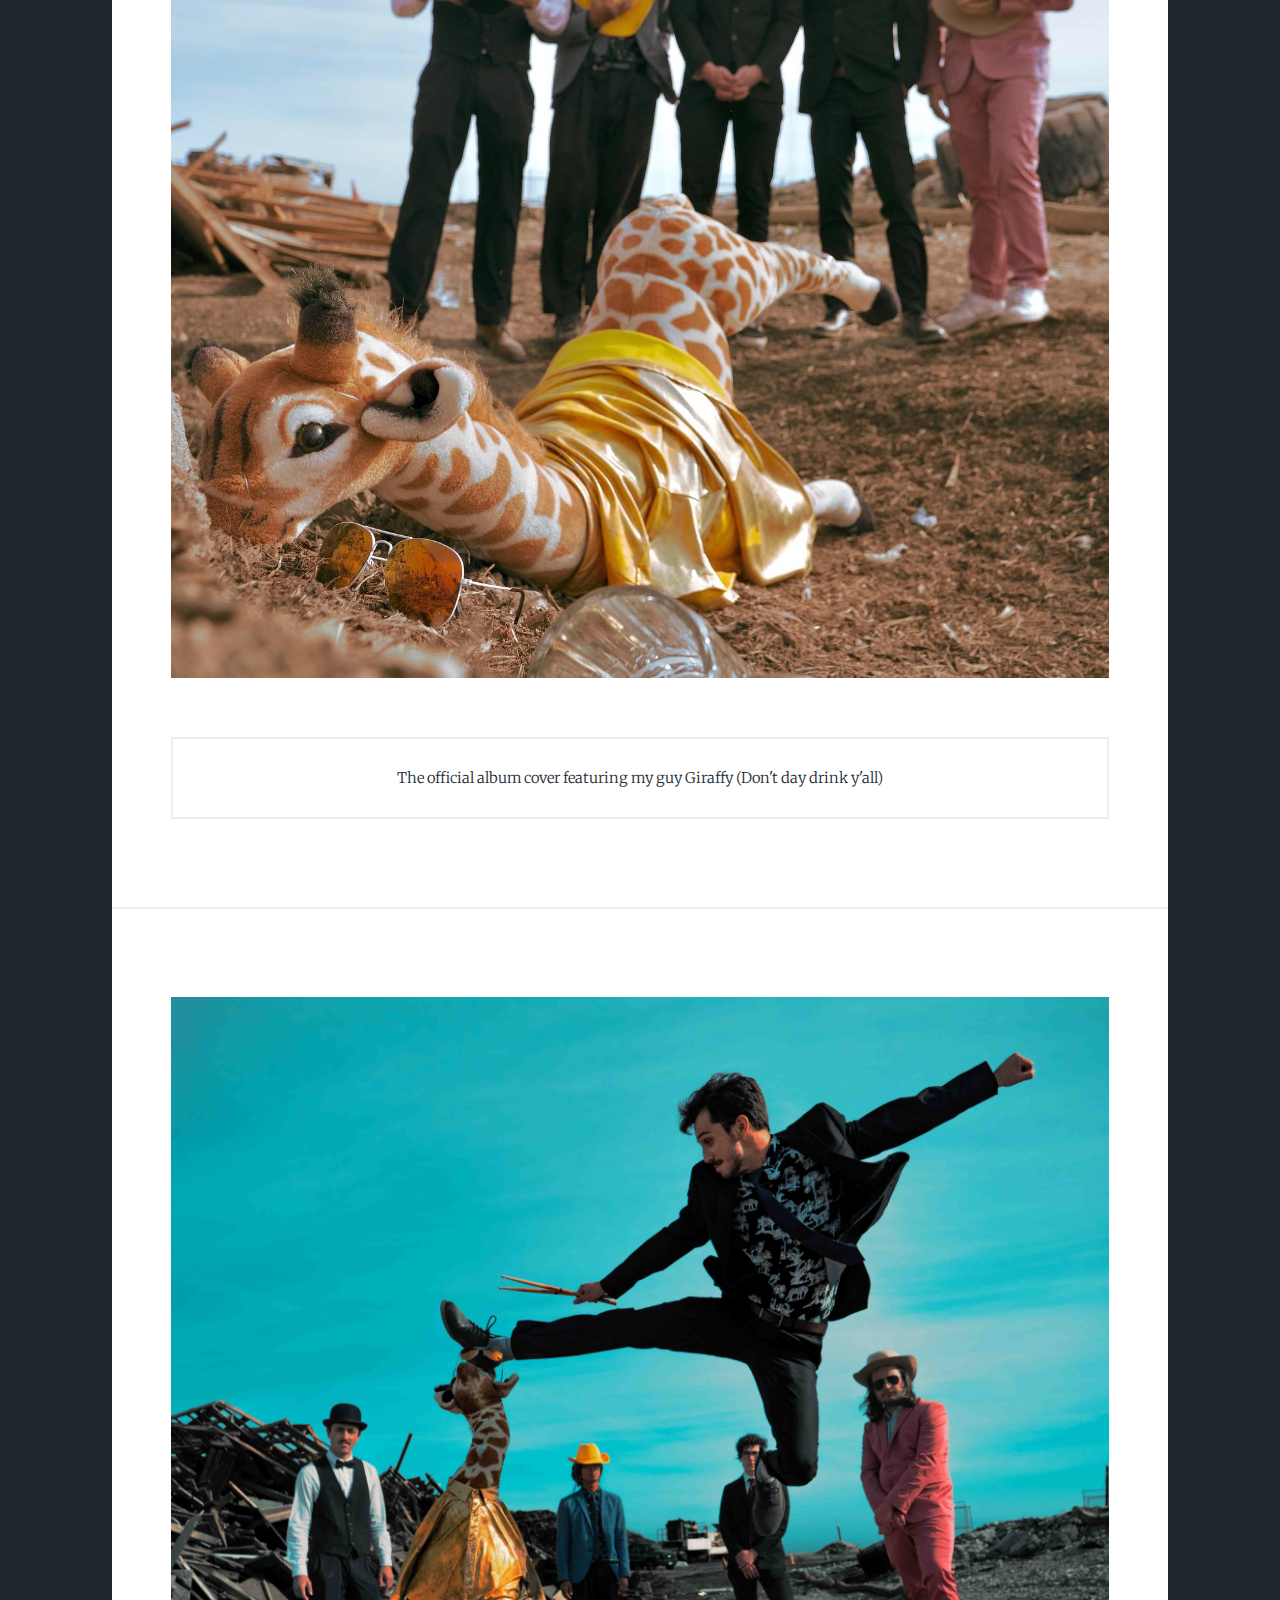
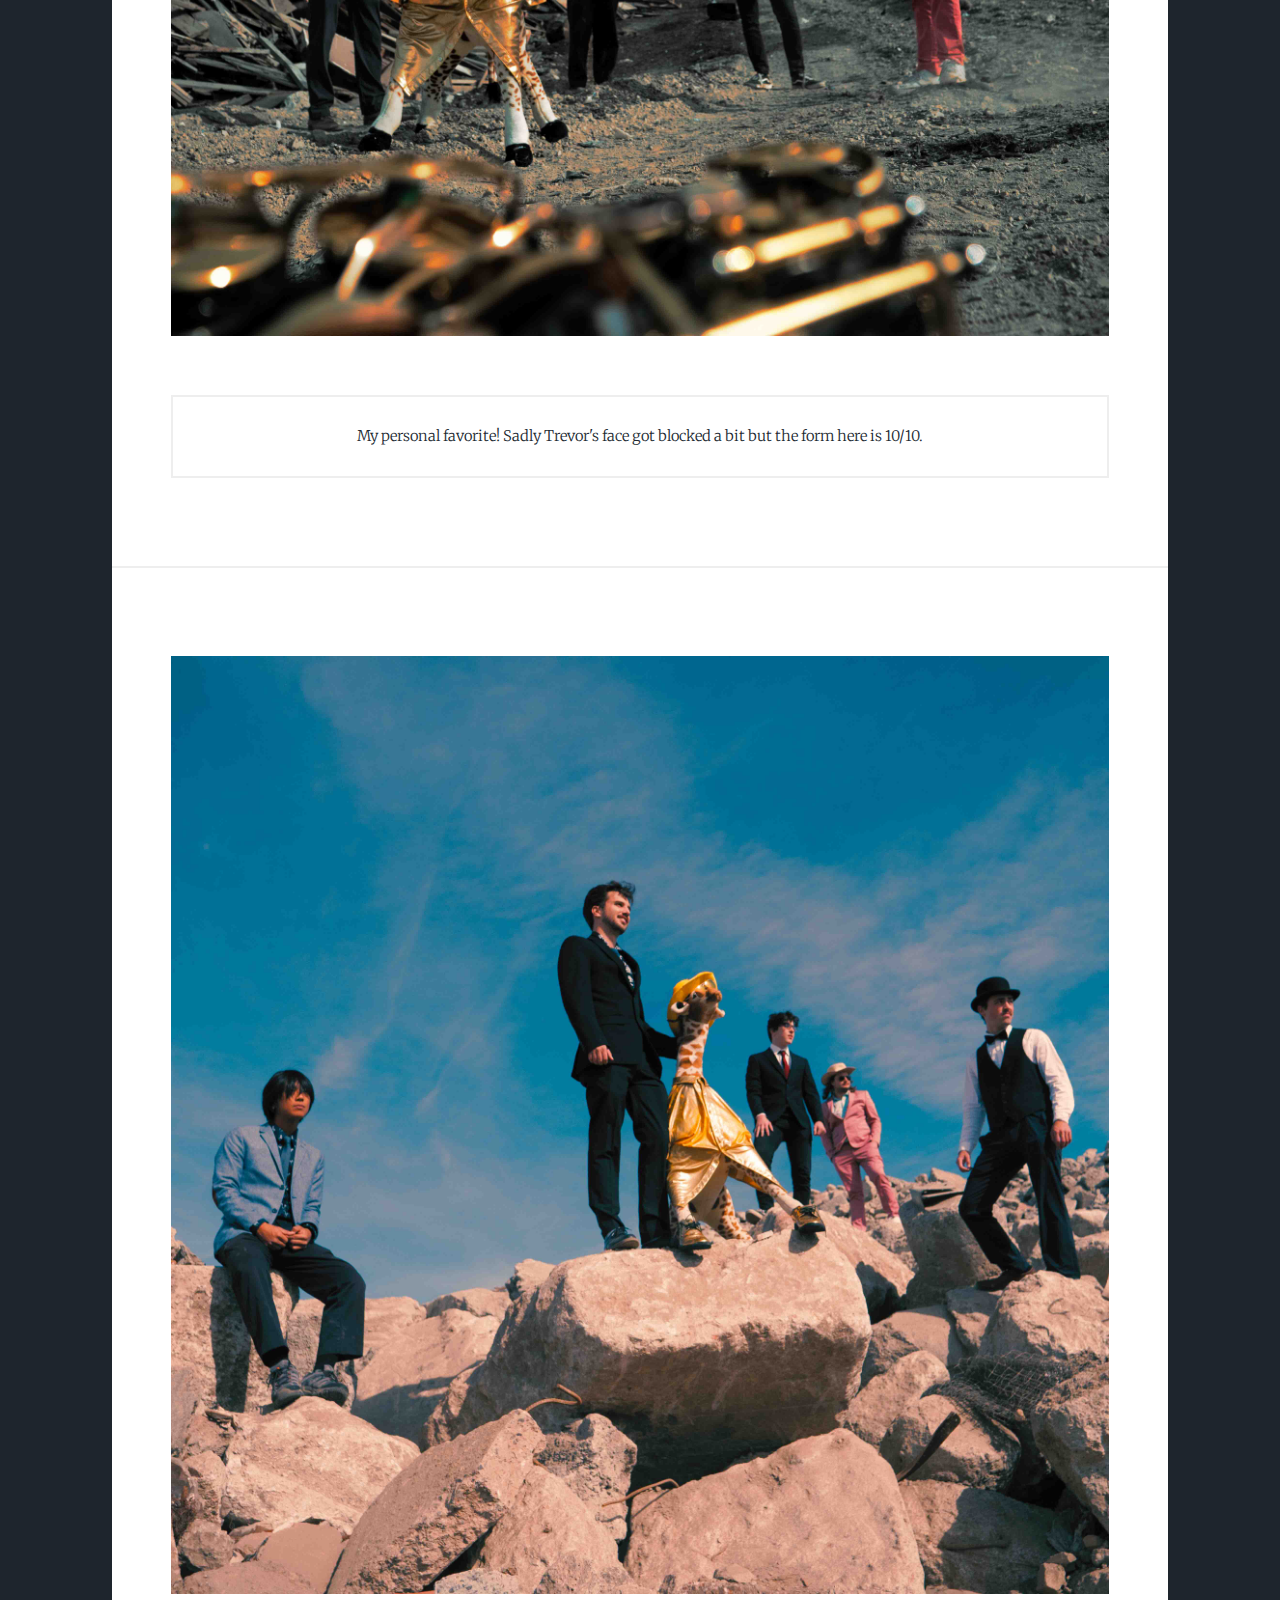
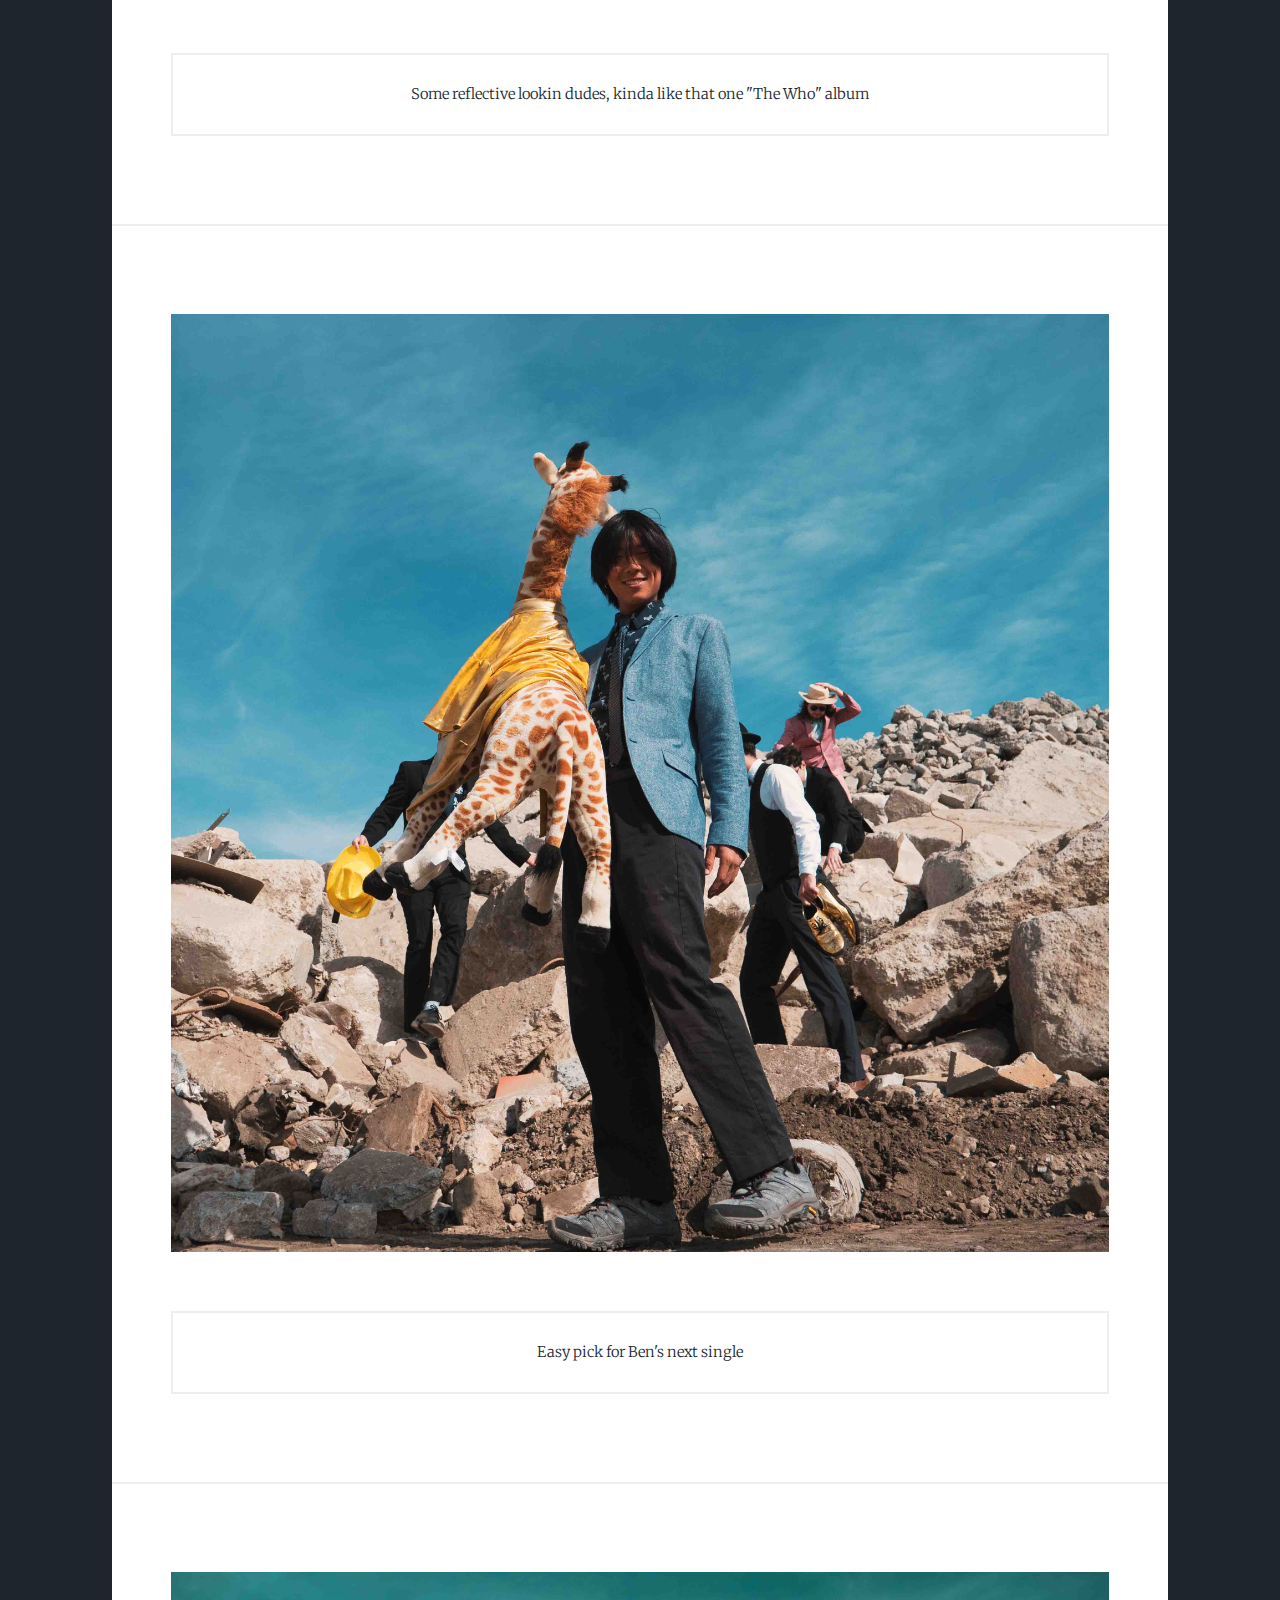
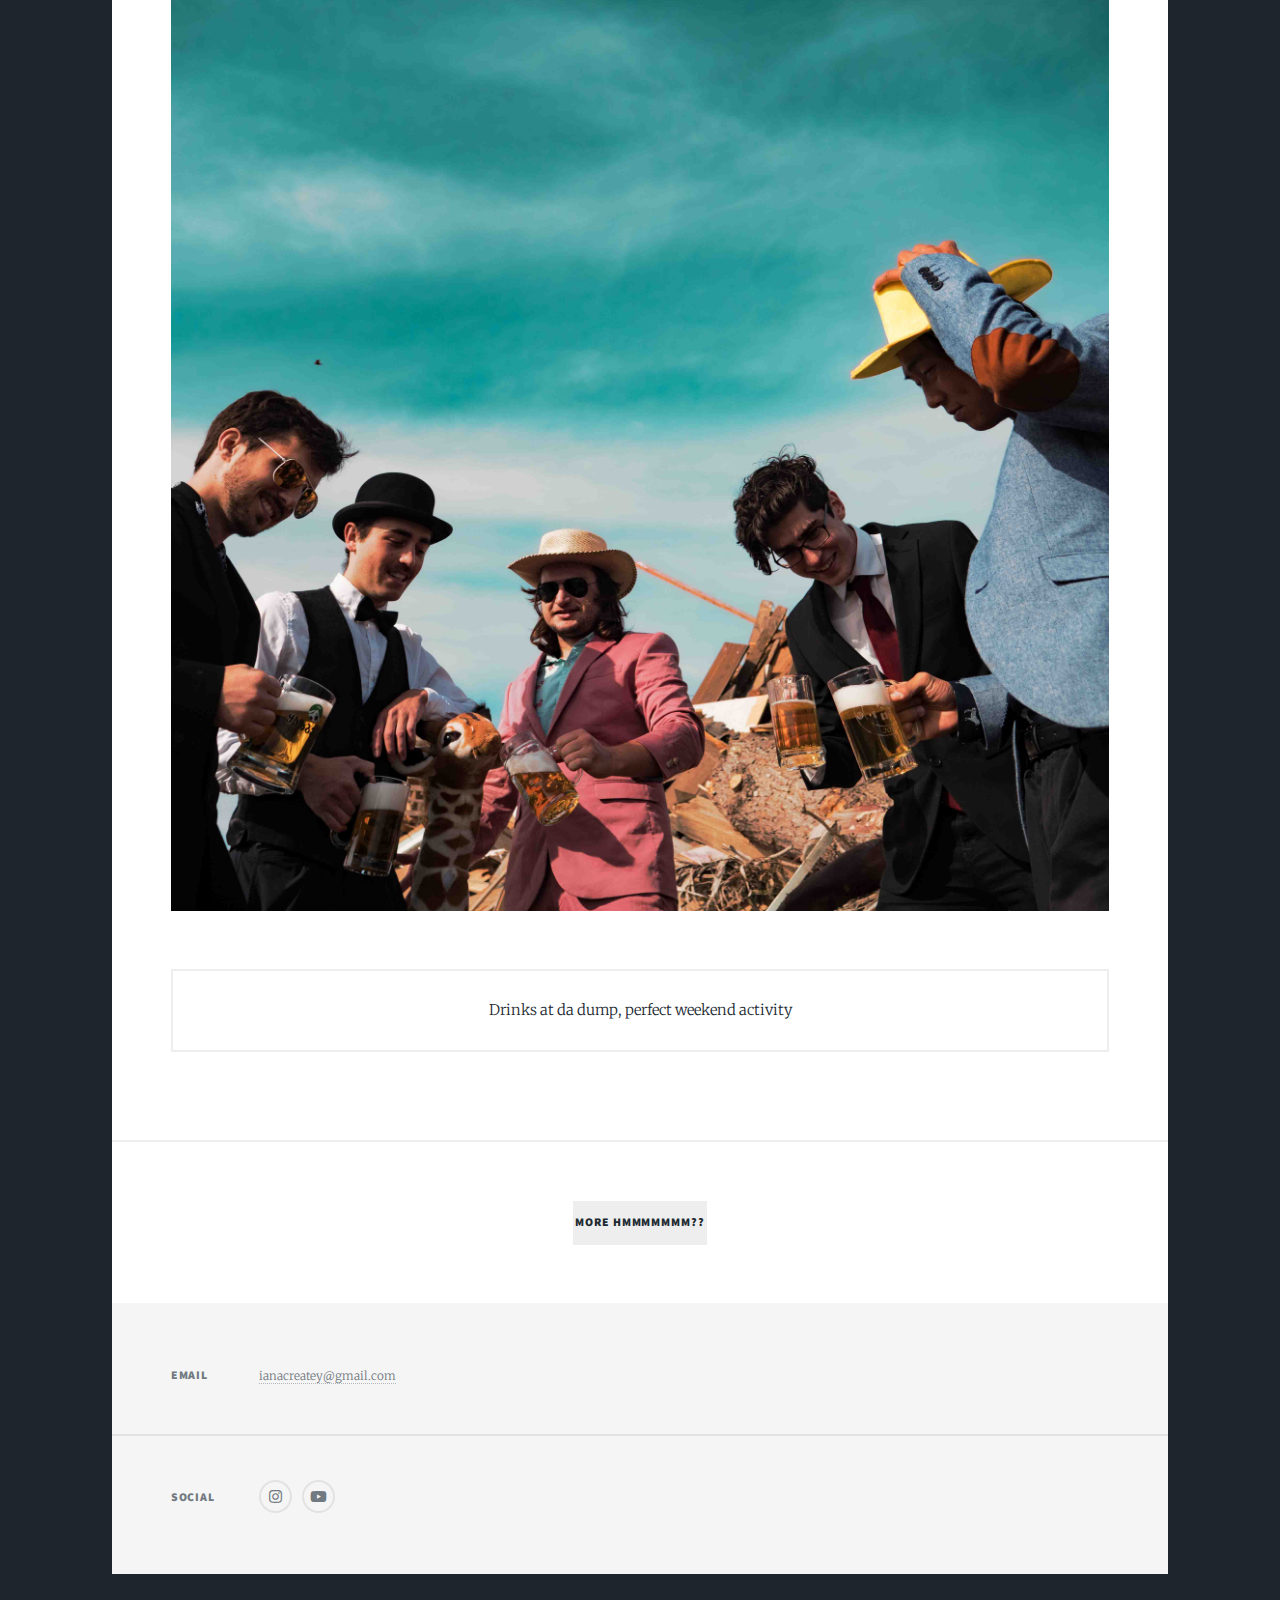
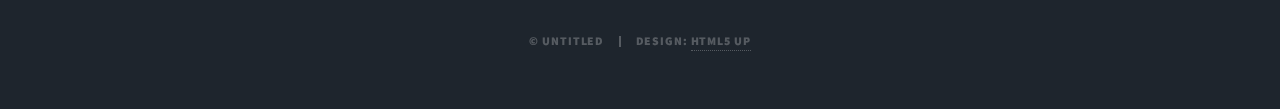
<file: TrashDay.html>
<!DOCTYPE HTML>
<!--
	Massively by HTML5 UP
	html5up.net | @ajlkn
	Free for personal and commercial use under the CCA 3.0 license (html5up.net/license)
-->
<html>
	<head>
		<title>Ian Anderson</title>
		<meta charset="utf-8" />
		<meta name="viewport" content="width=device-width, initial-scale=1, user-scalable=no" />
		<link rel="stylesheet" href="assets/css/main.css" />
		<noscript><link rel="stylesheet" href="assets/css/noscript.css" /></noscript>
	</head>
	<body class="is-preload">

		<!-- Wrapper -->
			<div id="wrapper" class="fade-in">

				<!-- Intro -->
					<div id="intro">
						<h1>Ian Anderson</h1>
						<p>A filmmaker and photographer born, raised and educated in Santa Cruz, California.</p>
						<ul class="actions">
							<li><a href="#header" class="button icon solid solo fa-arrow-down scrolly">Continue</a></li>
						</ul>
					</div>

				<!-- Header -->
					<header id="header">
						<a href="index.html" class="logo">Ian Anderson</a>
					</header>

				<!-- Nav -->
					<nav id="nav">
						<ul class="links">
							<li class="active"><a href="index.html">About Me</a></li>
							<li><a href="Photography Tab.html">Photography</a></li>
							<li><a href="Videography.html">Filmmaking</a></li>
							<li><a href="Edit My Photos!.html">Experimental</a></li>
							<li><a href="Credits.html">Credits</a></li>

						</ul>
						<ul class="icons">
							<li><a target=blank href="https://instagram.com/ianacreative" class="icon brands fa-instagram"><span class="label">Instagram</span></a></li>
						<li><a target=blank href="https://www.youtube.com/channel/UCUumCokf-5kSjcfUy_4iKzg" class="icon brands fa-youtube"><span class="label">YouTube</span></a></li>
						</ul>
					</nav>

				<!-- Main -->
					<div id="main">

						<!-- Featured Post -->
							<article class="post featured">
								<header class="major">
									<h2><a ></a>Behind the Scenes of the Album Cover shoot for Trash Day<br />
									</a></h2>
									<p><br />
									
										December 9, 2022: Santa Cruz punk band Trash Day releases their debut album "Dumpster Fire". Here's some behind the scenes from the shoot!</p>
								</header>
								<a  class="image main"><img src="images/1CBB572B-5EB6-4025-A4A7-7963AE70703E.jpg" alt="" /></a>
								
									<div class="box">
										The official album cover featuring my guy Giraffy (Don't day drink y'all) </p>
							</article>
							<article class="post featured">
								<a  class="image main"><img src="images/boom-14.jpg" alt="" /></a>
								<div class="box">
										My personal favorite! Sadly Trevor's face got blocked a bit but the form here is 10/10.</p>
							</article>
							<article class="post featured">
								<a  class="image main"><img src="images/boom-3.jpg" alt="" /></a>
								<div class="box">
										Some reflective lookin dudes, kinda like that one "The Who" album</p>
							</article>
							<article class="post featured">
								<a  class="image main"><img src="images/boom-4.jpg" alt="" /></a>
								<div class="box">
										Easy pick for Ben's next single</p>
							</article>
							<article class="post featured">
								<a  class="image main"><img src="images/boom-5.jpg" alt="" /></a>
								<div class="box">
										Drinks at da dump, perfect weekend activity</p>
							</article>


						<!-- Footer -->
							<footer>
								<div class="pagination">
									<!--<a href="#" class="previous">Prev</a>-->
									<a href="index.html" class="page active">More hmmmmmmm??</a>
									
								</div>
							</footer>

					</div>

				<!-- Footer -->
				<footer id="footer">
						
					<section class="split contact">

						<section>
							<h3>Email</h3>
							<p><a href="#">ianacreatey@gmail.com</a></p>
						</section>
						<section>
							<h3>Social</h3>
							<ul class="icons alt">
								<li><a target=blank href="https://instagram.com/ianacreative" class="icon brands fa-instagram"><span class="label">Instagram</span></a></li>
					<li><a target=blank href="https://www.youtube.com/channel/UCUumCokf-5kSjcfUy_4iKzg" class="icon brands fa-youtube"><span class="label">YouTube</span></a></li>
							</ul>
						</section>
					</section>
				</footer>

				<!-- Copyright -->
					<div id="copyright">
						<ul><li>&copy; Untitled</li><li>Design: <a href="https://html5up.net">HTML5 UP</a></li></ul>
					</div>

			</div>

		<!-- Scripts -->
			<script src="assets/js/jquery.min.js"></script>
			<script src="assets/js/jquery.scrollex.min.js"></script>
			<script src="assets/js/jquery.scrolly.min.js"></script>
			<script src="assets/js/browser.min.js"></script>
			<script src="assets/js/breakpoints.min.js"></script>
			<script src="assets/js/util.js"></script>
			<script src="assets/js/main.js"></script>

	</body>
</html>
</file>
<file: assets/css/main.css>
@import url(fontawesome-all.min.css);
@import url("https://fonts.googleapis.com/css?family=Merriweather:300,700,300italic,700italic|Source+Sans+Pro:900");

/*
	Massively by HTML5 UP
	html5up.net | @ajlkn
	Free for personal and commercial use under the CCA 3.0 license (html5up.net/license)
*/

html, body, div, span, applet, object,
iframe, h1, h2, h3, h4, h5, h6, p, blockquote,
pre, a, abbr, acronym, address, big, cite,
code, del, dfn, em, img, ins, kbd, q, s, samp,
small, strike, strong, sub, sup, tt, var, b,
u, i, center, dl, dt, dd, ol, ul, li, fieldset,
form, label, legend, table, caption, tbody,
tfoot, thead, tr, th, td, article, aside,
canvas, details, embed, figure, figcaption,
footer, header, hgroup, menu, nav, output, ruby,
section, summary, time, mark, audio, video {
	margin: 0;
	padding: 0;
	border: 0;
	font-size: 100%;
	font: inherit;
	vertical-align: baseline;}

article, aside, details, figcaption, figure,
footer, header, hgroup, menu, nav, section {
	display: block;}

body {
	line-height: 1;
}

ol, ul {
	list-style: none;
}

blockquote, q {
	quotes: none;
}

	blockquote:before, blockquote:after, q:before, q:after {
		content: '';
		content: none;
	}

table {
	border-collapse: collapse;
	border-spacing: 0;
}

body {
	-webkit-text-size-adjust: none;
}

mark {
	background-color: transparent;
	color: inherit;
}

input::-moz-focus-inner {
	border: 0;
	padding: 0;
}

input, select, textarea {
	-moz-appearance: none;
	-webkit-appearance: none;
	-ms-appearance: none;
	appearance: none;
}

/* Basic */

	@-ms-viewport {
		width: device-width;
	}

	body {
		-ms-overflow-style: scrollbar;
	}

	@media screen and (max-width: 480px) {

		html, body {
			min-width: 320px;
		}

	}

	html {
		box-sizing: border-box;
	}

	*, *:before, *:after {
		box-sizing: inherit;
	}

	body {
		background-color: #1e252d;
	}

		body.is-preload *, body.is-preload *:before, body.is-preload *:after {
			-moz-animation: none !important;
			-webkit-animation: none !important;
			-ms-animation: none !important;
			animation: none !important;
			-moz-transition: none !important;
			-webkit-transition: none !important;
			-ms-transition: none !important;
			transition: none !important;
		}

/* Type */

	html {
		font-size: 16pt;
	}

		@media screen and (max-width: 1680px) {

			html {
				font-size: 12pt;
			}

		}

		@media screen and (max-width: 1280px) {

			html {
				font-size: 11pt;
			}

		}

		@media screen and (max-width: 360px) {

			html {
				font-size: 10pt;
			}

		}

	body {
		color: #212931;
	}

	body, input, select, textarea {
		font-family: "Merriweather", Georgia, serif;
		font-weight: 300;
		font-size: 1rem;
		line-height: 2.375;
	}

	a {
		-moz-transition: color 0.2s ease-in-out, background-color 0.2s ease-in-out, border-color 0.2s ease-in-out, box-shadow 0.2s ease-in-out;
		-webkit-transition: color 0.2s ease-in-out, background-color 0.2s ease-in-out, border-color 0.2s ease-in-out, box-shadow 0.2s ease-in-out;
		-ms-transition: color 0.2s ease-in-out, background-color 0.2s ease-in-out, border-color 0.2s ease-in-out, box-shadow 0.2s ease-in-out;
		transition: color 0.2s ease-in-out, background-color 0.2s ease-in-out, border-color 0.2s ease-in-out, box-shadow 0.2s ease-in-out;
		border-bottom: dotted 1px;
		text-decoration: none;
	}

		a:hover {
			border-bottom-color: transparent;
		}

	strong, b {
		font-weight: 600;
	}

	em, i {
		font-style: italic;
	}

	p {
		text-align: justify;
		margin: 0 0 2rem 0;
	}

	h1, h2, h3, h4, h5, h6 {
		font-family: "Source Sans Pro", Helvetica, sans-serif;
		font-weight: 900;
		line-height: 1.5;
		letter-spacing: 0.075em;
		text-transform: uppercase;
		margin: 0 0 1rem 0;
	}

		h1 a, h2 a, h3 a, h4 a, h5 a, h6 a {
			border-bottom: 0;
			color: inherit;
			text-decoration: none;
		}

	h1 {
		font-size: 4rem;
		line-height: 1.1;
		margin: 0 0 2rem 0;
	}

	h2 {
		font-size: 1.75rem;
		line-height: 1.3;
		margin: 0 0 1.5rem 0;
	}

	h3 {
		font-size: 1.25rem;
		margin: 0 0 1.5rem 0;
	}

	h4 {
		font-size: 1rem;
	}

	h5 {
		font-size: 0.9rem;
	}

	h6 {
		font-size: 0.8rem;
	}

	sub {
		font-size: 0.8rem;
		position: relative;
		top: 0.5rem;
	}

	sup {
		font-size: 0.8rem;
		position: relative;
		top: -0.5rem;
	}

	blockquote {
		border-left: solid 4px;
		font-style: italic;
		margin: 0 0 2rem 0;
		padding: 0.5rem 0 0.5rem 2rem;
	}

	code {
		border: solid 2px;
		font-family: "Courier New", monospace;
		font-size: 0.9rem;
		margin: 0 0.25rem;
		padding: 0.25rem 0.65rem;
	}

	pre {
		-webkit-overflow-scrolling: touch;
		font-family: "Courier New", monospace;
		font-size: 0.9rem;
		margin: 0 0 2rem 0;
	}

		pre code {
			display: block;
			line-height: 1.75;
			padding: 1rem 1.5rem;
			overflow-x: auto;
		}

	hr {
		border: 0;
		border-bottom: solid 2px;
		margin: 3rem 0;
	}

		hr.major {
			margin: 5rem 0;
		}

	.align-left {
		text-align: left;
	}

	.align-center {
		text-align: center;
	}

	.align-right {
		text-align: right;
	}

	input, select, textarea {
		color: #212931;
	}

	a {
		color: #212931;
		border-bottom-color: rgba(33, 41, 49, 0.5);
	}

		a:hover {
			border-bottom-color: transparent;
			color: #18bfef !important;
		}

	strong, b {
		color: #212931;
	}

	h1, h2, h3, h4, h5, h6 {
		color: #212931;
	}

	blockquote {
		border-left-color: #eeeeee;
	}

	code {
		background: rgba(220, 220, 220, 0.25);
		border-color: #eeeeee;
	}

	hr {
		border-bottom-color: #eeeeee;
	}

/* Row */

	.row {
		display: flex;
		flex-wrap: wrap;
		box-sizing: border-box;
		align-items: stretch;
	}

		.row > * {
			box-sizing: border-box;
		}

		.row.gtr-uniform > * > :last-child {
			margin-bottom: 0;
		}

		.row.aln-left {
			justify-content: flex-start;
		}

		.row.aln-center {
			justify-content: center;
		}

		.row.aln-right {
			justify-content: flex-end;
		}

		.row.aln-top {
			align-items: flex-start;
		}

		.row.aln-middle {
			align-items: center;
		}

		.row.aln-bottom {
			align-items: flex-end;
		}

		.row > .imp {
			order: -1;
		}

		.row > .col-1 {
			width: 8.33333%;
		}

		.row > .off-1 {
			margin-left: 8.33333%;
		}

		.row > .col-2 {
			width: 16.66667%;
		}

		.row > .off-2 {
			margin-left: 16.66667%;
		}

		.row > .col-3 {
			width: 25%;
		}

		.row > .off-3 {
			margin-left: 25%;
		}

		.row > .col-4 {
			width: 33.33333%;
		}

		.row > .off-4 {
			margin-left: 33.33333%;
		}

		.row > .col-5 {
			width: 41.66667%;
		}

		.row > .off-5 {
			margin-left: 41.66667%;
		}

		.row > .col-6 {
			width: 50%;
		}

		.row > .off-6 {
			margin-left: 50%;
		}

		.row > .col-7 {
			width: 58.33333%;
		}

		.row > .off-7 {
			margin-left: 58.33333%;
		}

		.row > .col-8 {
			width: 66.66667%;
		}

		.row > .off-8 {
			margin-left: 66.66667%;
		}

		.row > .col-9 {
			width: 75%;
		}

		.row > .off-9 {
			margin-left: 75%;
		}

		.row > .col-10 {
			width: 83.33333%;
		}

		.row > .off-10 {
			margin-left: 83.33333%;
		}

		.row > .col-11 {
			width: 91.66667%;
		}

		.row > .off-11 {
			margin-left: 91.66667%;
		}

		.row > .col-12 {
			width: 100%;
		}

		.row > .off-12 {
			margin-left: 100%;
		}

		.row.gtr-0 {
			margin-top: 0;
			margin-left: 0rem;
		}

			.row.gtr-0 > * {
				padding: 0 0 0 0rem;
			}

			.row.gtr-0.gtr-uniform {
				margin-top: 0rem;
			}

				.row.gtr-0.gtr-uniform > * {
					padding-top: 0rem;
				}

		.row.gtr-25 {
			margin-top: 0;
			margin-left: -0.375rem;
		}

			.row.gtr-25 > * {
				padding: 0 0 0 0.375rem;
			}

			.row.gtr-25.gtr-uniform {
				margin-top: -0.375rem;
			}

				.row.gtr-25.gtr-uniform > * {
					padding-top: 0.375rem;
				}

		.row.gtr-50 {
			margin-top: 0;
			margin-left: -0.75rem;
		}

			.row.gtr-50 > * {
				padding: 0 0 0 0.75rem;
			}

			.row.gtr-50.gtr-uniform {
				margin-top: -0.75rem;
			}

				.row.gtr-50.gtr-uniform > * {
					padding-top: 0.75rem;
				}

		.row {
			margin-top: 0;
			margin-left: -1.5rem;
		}

			.row > * {
				padding: 0 0 0 1.5rem;
			}

			.row.gtr-uniform {
				margin-top: -1.5rem;
			}

				.row.gtr-uniform > * {
					padding-top: 1.5rem;
				}

		.row.gtr-150 {
			margin-top: 0;
			margin-left: -2.25rem;
		}

			.row.gtr-150 > * {
				padding: 0 0 0 2.25rem;
			}

			.row.gtr-150.gtr-uniform {
				margin-top: -2.25rem;
			}

				.row.gtr-150.gtr-uniform > * {
					padding-top: 2.25rem;
				}

		.row.gtr-200 {
			margin-top: 0;
			margin-left: -3rem;
		}

			.row.gtr-200 > * {
				padding: 0 0 0 3rem;
			}

			.row.gtr-200.gtr-uniform {
				margin-top: -3rem;
			}

				.row.gtr-200.gtr-uniform > * {
					padding-top: 3rem;
				}

		@media screen and (max-width: 1680px) {

			.row {
				display: flex;
				flex-wrap: wrap;
				box-sizing: border-box;
				align-items: stretch;
			}

				.row > * {
					box-sizing: border-box;
				}

				.row.gtr-uniform > * > :last-child {
					margin-bottom: 0;
				}

				.row.aln-left {
					justify-content: flex-start;
				}

				.row.aln-center {
					justify-content: center;
				}

				.row.aln-right {
					justify-content: flex-end;
				}

				.row.aln-top {
					align-items: flex-start;
				}

				.row.aln-middle {
					align-items: center;
				}

				.row.aln-bottom {
					align-items: flex-end;
				}

				.row > .imp-xlarge {
					order: -1;
				}

				.row > .col-1-xlarge {
					width: 8.33333%;
				}

				.row > .off-1-xlarge {
					margin-left: 8.33333%;
				}

				.row > .col-2-xlarge {
					width: 16.66667%;
				}

				.row > .off-2-xlarge {
					margin-left: 16.66667%;
				}

				.row > .col-3-xlarge {
					width: 25%;
				}

				.row > .off-3-xlarge {
					margin-left: 25%;
				}

				.row > .col-4-xlarge {
					width: 33.33333%;
				}

				.row > .off-4-xlarge {
					margin-left: 33.33333%;
				}

				.row > .col-5-xlarge {
					width: 41.66667%;
				}

				.row > .off-5-xlarge {
					margin-left: 41.66667%;
				}

				.row > .col-6-xlarge {
					width: 50%;
				}

				.row > .off-6-xlarge {
					margin-left: 50%;
				}

				.row > .col-7-xlarge {
					width: 58.33333%;
				}

				.row > .off-7-xlarge {
					margin-left: 58.33333%;
				}

				.row > .col-8-xlarge {
					width: 66.66667%;
				}

				.row > .off-8-xlarge {
					margin-left: 66.66667%;
				}

				.row > .col-9-xlarge {
					width: 75%;
				}

				.row > .off-9-xlarge {
					margin-left: 75%;
				}

				.row > .col-10-xlarge {
					width: 83.33333%;
				}

				.row > .off-10-xlarge {
					margin-left: 83.33333%;
				}

				.row > .col-11-xlarge {
					width: 91.66667%;
				}

				.row > .off-11-xlarge {
					margin-left: 91.66667%;
				}

				.row > .col-12-xlarge {
					width: 100%;
				}

				.row > .off-12-xlarge {
					margin-left: 100%;
				}

				.row.gtr-0 {
					margin-top: 0;
					margin-left: 0rem;
				}

					.row.gtr-0 > * {
						padding: 0 0 0 0rem;
					}

					.row.gtr-0.gtr-uniform {
						margin-top: 0rem;
					}

						.row.gtr-0.gtr-uniform > * {
							padding-top: 0rem;
						}

				.row.gtr-25 {
					margin-top: 0;
					margin-left: -0.375rem;
				}

					.row.gtr-25 > * {
						padding: 0 0 0 0.375rem;
					}

					.row.gtr-25.gtr-uniform {
						margin-top: -0.375rem;
					}

						.row.gtr-25.gtr-uniform > * {
							padding-top: 0.375rem;
						}

				.row.gtr-50 {
					margin-top: 0;
					margin-left: -0.75rem;
				}

					.row.gtr-50 > * {
						padding: 0 0 0 0.75rem;
					}

					.row.gtr-50.gtr-uniform {
						margin-top: -0.75rem;
					}

						.row.gtr-50.gtr-uniform > * {
							padding-top: 0.75rem;
						}

				.row {
					margin-top: 0;
					margin-left: -1.5rem;
				}

					.row > * {
						padding: 0 0 0 1.5rem;
					}

					.row.gtr-uniform {
						margin-top: -1.5rem;
					}

						.row.gtr-uniform > * {
							padding-top: 1.5rem;
						}

				.row.gtr-150 {
					margin-top: 0;
					margin-left: -2.25rem;
				}

					.row.gtr-150 > * {
						padding: 0 0 0 2.25rem;
					}

					.row.gtr-150.gtr-uniform {
						margin-top: -2.25rem;
					}

						.row.gtr-150.gtr-uniform > * {
							padding-top: 2.25rem;
						}

				.row.gtr-200 {
					margin-top: 0;
					margin-left: -3rem;
				}

					.row.gtr-200 > * {
						padding: 0 0 0 3rem;
					}

					.row.gtr-200.gtr-uniform {
						margin-top: -3rem;
					}

						.row.gtr-200.gtr-uniform > * {
							padding-top: 3rem;
						}

		}

		@media screen and (max-width: 1280px) {

			.row {
				display: flex;
				flex-wrap: wrap;
				box-sizing: border-box;
				align-items: stretch;
			}

				.row > * {
					box-sizing: border-box;
				}

				.row.gtr-uniform > * > :last-child {
					margin-bottom: 0;
				}

				.row.aln-left {
					justify-content: flex-start;
				}

				.row.aln-center {
					justify-content: center;
				}

				.row.aln-right {
					justify-content: flex-end;
				}

				.row.aln-top {
					align-items: flex-start;
				}

				.row.aln-middle {
					align-items: center;
				}

				.row.aln-bottom {
					align-items: flex-end;
				}

				.row > .imp-large {
					order: -1;
				}

				.row > .col-1-large {
					width: 8.33333%;
				}

				.row > .off-1-large {
					margin-left: 8.33333%;
				}

				.row > .col-2-large {
					width: 16.66667%;
				}

				.row > .off-2-large {
					margin-left: 16.66667%;
				}

				.row > .col-3-large {
					width: 25%;
				}

				.row > .off-3-large {
					margin-left: 25%;
				}

				.row > .col-4-large {
					width: 33.33333%;
				}

				.row > .off-4-large {
					margin-left: 33.33333%;
				}

				.row > .col-5-large {
					width: 41.66667%;
				}

				.row > .off-5-large {
					margin-left: 41.66667%;
				}

				.row > .col-6-large {
					width: 50%;
				}

				.row > .off-6-large {
					margin-left: 50%;
				}

				.row > .col-7-large {
					width: 58.33333%;
				}

				.row > .off-7-large {
					margin-left: 58.33333%;
				}

				.row > .col-8-large {
					width: 66.66667%;
				}

				.row > .off-8-large {
					margin-left: 66.66667%;
				}

				.row > .col-9-large {
					width: 75%;
				}

				.row > .off-9-large {
					margin-left: 75%;
				}

				.row > .col-10-large {
					width: 83.33333%;
				}

				.row > .off-10-large {
					margin-left: 83.33333%;
				}

				.row > .col-11-large {
					width: 91.66667%;
				}

				.row > .off-11-large {
					margin-left: 91.66667%;
				}

				.row > .col-12-large {
					width: 100%;
				}

				.row > .off-12-large {
					margin-left: 100%;
				}

				.row.gtr-0 {
					margin-top: 0;
					margin-left: 0rem;
				}

					.row.gtr-0 > * {
						padding: 0 0 0 0rem;
					}

					.row.gtr-0.gtr-uniform {
						margin-top: 0rem;
					}

						.row.gtr-0.gtr-uniform > * {
							padding-top: 0rem;
						}

				.row.gtr-25 {
					margin-top: 0;
					margin-left: -0.375rem;
				}

					.row.gtr-25 > * {
						padding: 0 0 0 0.375rem;
					}

					.row.gtr-25.gtr-uniform {
						margin-top: -0.375rem;
					}

						.row.gtr-25.gtr-uniform > * {
							padding-top: 0.375rem;
						}

				.row.gtr-50 {
					margin-top: 0;
					margin-left: -0.75rem;
				}

					.row.gtr-50 > * {
						padding: 0 0 0 0.75rem;
					}

					.row.gtr-50.gtr-uniform {
						margin-top: -0.75rem;
					}

						.row.gtr-50.gtr-uniform > * {
							padding-top: 0.75rem;
						}

				.row {
					margin-top: 0;
					margin-left: -1.5rem;
				}

					.row > * {
						padding: 0 0 0 1.5rem;
					}

					.row.gtr-uniform {
						margin-top: -1.5rem;
					}

						.row.gtr-uniform > * {
							padding-top: 1.5rem;
						}

				.row.gtr-150 {
					margin-top: 0;
					margin-left: -2.25rem;
				}

					.row.gtr-150 > * {
						padding: 0 0 0 2.25rem;
					}

					.row.gtr-150.gtr-uniform {
						margin-top: -2.25rem;
					}

						.row.gtr-150.gtr-uniform > * {
							padding-top: 2.25rem;
						}

				.row.gtr-200 {
					margin-top: 0;
					margin-left: -3rem;
				}

					.row.gtr-200 > * {
						padding: 0 0 0 3rem;
					}

					.row.gtr-200.gtr-uniform {
						margin-top: -3rem;
					}

						.row.gtr-200.gtr-uniform > * {
							padding-top: 3rem;
						}

		}

		@media screen and (max-width: 980px) {

			.row {
				display: flex;
				flex-wrap: wrap;
				box-sizing: border-box;
				align-items: stretch;
			}

				.row > * {
					box-sizing: border-box;
				}

				.row.gtr-uniform > * > :last-child {
					margin-bottom: 0;
				}

				.row.aln-left {
					justify-content: flex-start;
				}

				.row.aln-center {
					justify-content: center;
				}

				.row.aln-right {
					justify-content: flex-end;
				}

				.row.aln-top {
					align-items: flex-start;
				}

				.row.aln-middle {
					align-items: center;
				}

				.row.aln-bottom {
					align-items: flex-end;
				}

				.row > .imp-medium {
					order: -1;
				}

				.row > .col-1-medium {
					width: 8.33333%;
				}

				.row > .off-1-medium {
					margin-left: 8.33333%;
				}

				.row > .col-2-medium {
					width: 16.66667%;
				}

				.row > .off-2-medium {
					margin-left: 16.66667%;
				}

				.row > .col-3-medium {
					width: 25%;
				}

				.row > .off-3-medium {
					margin-left: 25%;
				}

				.row > .col-4-medium {
					width: 33.33333%;
				}

				.row > .off-4-medium {
					margin-left: 33.33333%;
				}

				.row > .col-5-medium {
					width: 41.66667%;
				}

				.row > .off-5-medium {
					margin-left: 41.66667%;
				}

				.row > .col-6-medium {
					width: 50%;
				}

				.row > .off-6-medium {
					margin-left: 50%;
				}

				.row > .col-7-medium {
					width: 58.33333%;
				}

				.row > .off-7-medium {
					margin-left: 58.33333%;
				}

				.row > .col-8-medium {
					width: 66.66667%;
				}

				.row > .off-8-medium {
					margin-left: 66.66667%;
				}

				.row > .col-9-medium {
					width: 75%;
				}

				.row > .off-9-medium {
					margin-left: 75%;
				}

				.row > .col-10-medium {
					width: 83.33333%;
				}

				.row > .off-10-medium {
					margin-left: 83.33333%;
				}

				.row > .col-11-medium {
					width: 91.66667%;
				}

				.row > .off-11-medium {
					margin-left: 91.66667%;
				}

				.row > .col-12-medium {
					width: 100%;
				}

				.row > .off-12-medium {
					margin-left: 100%;
				}

				.row.gtr-0 {
					margin-top: 0;
					margin-left: 0rem;
				}

					.row.gtr-0 > * {
						padding: 0 0 0 0rem;
					}

					.row.gtr-0.gtr-uniform {
						margin-top: 0rem;
					}

						.row.gtr-0.gtr-uniform > * {
							padding-top: 0rem;
						}

				.row.gtr-25 {
					margin-top: 0;
					margin-left: -0.375rem;
				}

					.row.gtr-25 > * {
						padding: 0 0 0 0.375rem;
					}

					.row.gtr-25.gtr-uniform {
						margin-top: -0.375rem;
					}

						.row.gtr-25.gtr-uniform > * {
							padding-top: 0.375rem;
						}

				.row.gtr-50 {
					margin-top: 0;
					margin-left: -0.75rem;
				}

					.row.gtr-50 > * {
						padding: 0 0 0 0.75rem;
					}

					.row.gtr-50.gtr-uniform {
						margin-top: -0.75rem;
					}

						.row.gtr-50.gtr-uniform > * {
							padding-top: 0.75rem;
						}

				.row {
					margin-top: 0;
					margin-left: -1.5rem;
				}

					.row > * {
						padding: 0 0 0 1.5rem;
					}

					.row.gtr-uniform {
						margin-top: -1.5rem;
					}

						.row.gtr-uniform > * {
							padding-top: 1.5rem;
						}

				.row.gtr-150 {
					margin-top: 0;
					margin-left: -2.25rem;
				}

					.row.gtr-150 > * {
						padding: 0 0 0 2.25rem;
					}

					.row.gtr-150.gtr-uniform {
						margin-top: -2.25rem;
					}

						.row.gtr-150.gtr-uniform > * {
							padding-top: 2.25rem;
						}

				.row.gtr-200 {
					margin-top: 0;
					margin-left: -3rem;
				}

					.row.gtr-200 > * {
						padding: 0 0 0 3rem;
					}

					.row.gtr-200.gtr-uniform {
						margin-top: -3rem;
					}

						.row.gtr-200.gtr-uniform > * {
							padding-top: 3rem;
						}

		}

		@media screen and (max-width: 736px) {

			.row {
				display: flex;
				flex-wrap: wrap;
				box-sizing: border-box;
				align-items: stretch;
			}

				.row > * {
					box-sizing: border-box;
				}

				.row.gtr-uniform > * > :last-child {
					margin-bottom: 0;
				}

				.row.aln-left {
					justify-content: flex-start;
				}

				.row.aln-center {
					justify-content: center;
				}

				.row.aln-right {
					justify-content: flex-end;
				}

				.row.aln-top {
					align-items: flex-start;
				}

				.row.aln-middle {
					align-items: center;
				}

				.row.aln-bottom {
					align-items: flex-end;
				}

				.row > .imp-small {
					order: -1;
				}

				.row > .col-1-small {
					width: 8.33333%;
				}

				.row > .off-1-small {
					margin-left: 8.33333%;
				}

				.row > .col-2-small {
					width: 16.66667%;
				}

				.row > .off-2-small {
					margin-left: 16.66667%;
				}

				.row > .col-3-small {
					width: 25%;
				}

				.row > .off-3-small {
					margin-left: 25%;
				}

				.row > .col-4-small {
					width: 33.33333%;
				}

				.row > .off-4-small {
					margin-left: 33.33333%;
				}

				.row > .col-5-small {
					width: 41.66667%;
				}

				.row > .off-5-small {
					margin-left: 41.66667%;
				}

				.row > .col-6-small {
					width: 50%;
				}

				.row > .off-6-small {
					margin-left: 50%;
				}

				.row > .col-7-small {
					width: 58.33333%;
				}

				.row > .off-7-small {
					margin-left: 58.33333%;
				}

				.row > .col-8-small {
					width: 66.66667%;
				}

				.row > .off-8-small {
					margin-left: 66.66667%;
				}

				.row > .col-9-small {
					width: 75%;
				}

				.row > .off-9-small {
					margin-left: 75%;
				}

				.row > .col-10-small {
					width: 83.33333%;
				}

				.row > .off-10-small {
					margin-left: 83.33333%;
				}

				.row > .col-11-small {
					width: 91.66667%;
				}

				.row > .off-11-small {
					margin-left: 91.66667%;
				}

				.row > .col-12-small {
					width: 100%;
				}

				.row > .off-12-small {
					margin-left: 100%;
				}

				.row.gtr-0 {
					margin-top: 0;
					margin-left: 0rem;
				}

					.row.gtr-0 > * {
						padding: 0 0 0 0rem;
					}

					.row.gtr-0.gtr-uniform {
						margin-top: 0rem;
					}

						.row.gtr-0.gtr-uniform > * {
							padding-top: 0rem;
						}

				.row.gtr-25 {
					margin-top: 0;
					margin-left: -0.375rem;
				}

					.row.gtr-25 > * {
						padding: 0 0 0 0.375rem;
					}

					.row.gtr-25.gtr-uniform {
						margin-top: -0.375rem;
					}

						.row.gtr-25.gtr-uniform > * {
							padding-top: 0.375rem;
						}

				.row.gtr-50 {
					margin-top: 0;
					margin-left: -0.75rem;
				}

					.row.gtr-50 > * {
						padding: 0 0 0 0.75rem;
					}

					.row.gtr-50.gtr-uniform {
						margin-top: -0.75rem;
					}

						.row.gtr-50.gtr-uniform > * {
							padding-top: 0.75rem;
						}

				.row {
					margin-top: 0;
					margin-left: -1.5rem;
				}

					.row > * {
						padding: 0 0 0 1.5rem;
					}

					.row.gtr-uniform {
						margin-top: -1.5rem;
					}

						.row.gtr-uniform > * {
							padding-top: 1.5rem;
						}

				.row.gtr-150 {
					margin-top: 0;
					margin-left: -2.25rem;
				}

					.row.gtr-150 > * {
						padding: 0 0 0 2.25rem;
					}

					.row.gtr-150.gtr-uniform {
						margin-top: -2.25rem;
					}

						.row.gtr-150.gtr-uniform > * {
							padding-top: 2.25rem;
						}

				.row.gtr-200 {
					margin-top: 0;
					margin-left: -3rem;
				}

					.row.gtr-200 > * {
						padding: 0 0 0 3rem;
					}

					.row.gtr-200.gtr-uniform {
						margin-top: -3rem;
					}

						.row.gtr-200.gtr-uniform > * {
							padding-top: 3rem;
						}

		}

		@media screen and (max-width: 480px) {

			.row {
				display: flex;
				flex-wrap: wrap;
				box-sizing: border-box;
				align-items: stretch;
			}

				.row > * {
					box-sizing: border-box;
				}

				.row.gtr-uniform > * > :last-child {
					margin-bottom: 0;
				}

				.row.aln-left {
					justify-content: flex-start;
				}

				.row.aln-center {
					justify-content: center;
				}

				.row.aln-right {
					justify-content: flex-end;
				}

				.row.aln-top {
					align-items: flex-start;
				}

				.row.aln-middle {
					align-items: center;
				}

				.row.aln-bottom {
					align-items: flex-end;
				}

				.row > .imp-xsmall {
					order: -1;
				}

				.row > .col-1-xsmall {
					width: 8.33333%;
				}

				.row > .off-1-xsmall {
					margin-left: 8.33333%;
				}

				.row > .col-2-xsmall {
					width: 16.66667%;
				}

				.row > .off-2-xsmall {
					margin-left: 16.66667%;
				}

				.row > .col-3-xsmall {
					width: 25%;
				}

				.row > .off-3-xsmall {
					margin-left: 25%;
				}

				.row > .col-4-xsmall {
					width: 33.33333%;
				}

				.row > .off-4-xsmall {
					margin-left: 33.33333%;
				}

				.row > .col-5-xsmall {
					width: 41.66667%;
				}

				.row > .off-5-xsmall {
					margin-left: 41.66667%;
				}

				.row > .col-6-xsmall {
					width: 50%;
				}

				.row > .off-6-xsmall {
					margin-left: 50%;
				}

				.row > .col-7-xsmall {
					width: 58.33333%;
				}

				.row > .off-7-xsmall {
					margin-left: 58.33333%;
				}

				.row > .col-8-xsmall {
					width: 66.66667%;
				}

				.row > .off-8-xsmall {
					margin-left: 66.66667%;
				}

				.row > .col-9-xsmall {
					width: 75%;
				}

				.row > .off-9-xsmall {
					margin-left: 75%;
				}

				.row > .col-10-xsmall {
					width: 83.33333%;
				}

				.row > .off-10-xsmall {
					margin-left: 83.33333%;
				}

				.row > .col-11-xsmall {
					width: 91.66667%;
				}

				.row > .off-11-xsmall {
					margin-left: 91.66667%;
				}

				.row > .col-12-xsmall {
					width: 100%;
				}

				.row > .off-12-xsmall {
					margin-left: 100%;
				}

				.row.gtr-0 {
					margin-top: 0;
					margin-left: 0rem;
				}

					.row.gtr-0 > * {
						padding: 0 0 0 0rem;
					}

					.row.gtr-0.gtr-uniform {
						margin-top: 0rem;
					}

						.row.gtr-0.gtr-uniform > * {
							padding-top: 0rem;
						}

				.row.gtr-25 {
					margin-top: 0;
					margin-left: -0.375rem;
				}

					.row.gtr-25 > * {
						padding: 0 0 0 0.375rem;
					}

					.row.gtr-25.gtr-uniform {
						margin-top: -0.375rem;
					}

						.row.gtr-25.gtr-uniform > * {
							padding-top: 0.375rem;
						}

				.row.gtr-50 {
					margin-top: 0;
					margin-left: -0.75rem;
				}

					.row.gtr-50 > * {
						padding: 0 0 0 0.75rem;
					}

					.row.gtr-50.gtr-uniform {
						margin-top: -0.75rem;
					}

						.row.gtr-50.gtr-uniform > * {
							padding-top: 0.75rem;
						}

				.row {
					margin-top: 0;
					margin-left: -1.5rem;
				}

					.row > * {
						padding: 0 0 0 1.5rem;
					}

					.row.gtr-uniform {
						margin-top: -1.5rem;
					}

						.row.gtr-uniform > * {
							padding-top: 1.5rem;
						}

				.row.gtr-150 {
					margin-top: 0;
					margin-left: -2.25rem;
				}

					.row.gtr-150 > * {
						padding: 0 0 0 2.25rem;
					}

					.row.gtr-150.gtr-uniform {
						margin-top: -2.25rem;
					}

						.row.gtr-150.gtr-uniform > * {
							padding-top: 2.25rem;
						}

				.row.gtr-200 {
					margin-top: 0;
					margin-left: -3rem;
				}

					.row.gtr-200 > * {
						padding: 0 0 0 3rem;
					}

					.row.gtr-200.gtr-uniform {
						margin-top: -3rem;
					}

						.row.gtr-200.gtr-uniform > * {
							padding-top: 3rem;
						}

		}

		@media screen and (max-width: 360px) {

			.row {
				display: flex;
				flex-wrap: wrap;
				box-sizing: border-box;
				align-items: stretch;
			}

				.row > * {
					box-sizing: border-box;
				}

				.row.gtr-uniform > * > :last-child {
					margin-bottom: 0;
				}

				.row.aln-left {
					justify-content: flex-start;
				}

				.row.aln-center {
					justify-content: center;
				}

				.row.aln-right {
					justify-content: flex-end;
				}

				.row.aln-top {
					align-items: flex-start;
				}

				.row.aln-middle {
					align-items: center;
				}

				.row.aln-bottom {
					align-items: flex-end;
				}

				.row > .imp-xxsmall {
					order: -1;
				}

				.row > .col-1-xxsmall {
					width: 8.33333%;
				}

				.row > .off-1-xxsmall {
					margin-left: 8.33333%;
				}

				.row > .col-2-xxsmall {
					width: 16.66667%;
				}

				.row > .off-2-xxsmall {
					margin-left: 16.66667%;
				}

				.row > .col-3-xxsmall {
					width: 25%;
				}

				.row > .off-3-xxsmall {
					margin-left: 25%;
				}

				.row > .col-4-xxsmall {
					width: 33.33333%;
				}

				.row > .off-4-xxsmall {
					margin-left: 33.33333%;
				}

				.row > .col-5-xxsmall {
					width: 41.66667%;
				}

				.row > .off-5-xxsmall {
					margin-left: 41.66667%;
				}

				.row > .col-6-xxsmall {
					width: 50%;
				}

				.row > .off-6-xxsmall {
					margin-left: 50%;
				}

				.row > .col-7-xxsmall {
					width: 58.33333%;
				}

				.row > .off-7-xxsmall {
					margin-left: 58.33333%;
				}

				.row > .col-8-xxsmall {
					width: 66.66667%;
				}

				.row > .off-8-xxsmall {
					margin-left: 66.66667%;
				}

				.row > .col-9-xxsmall {
					width: 75%;
				}

				.row > .off-9-xxsmall {
					margin-left: 75%;
				}

				.row > .col-10-xxsmall {
					width: 83.33333%;
				}

				.row > .off-10-xxsmall {
					margin-left: 83.33333%;
				}

				.row > .col-11-xxsmall {
					width: 91.66667%;
				}

				.row > .off-11-xxsmall {
					margin-left: 91.66667%;
				}

				.row > .col-12-xxsmall {
					width: 100%;
				}

				.row > .off-12-xxsmall {
					margin-left: 100%;
				}

				.row.gtr-0 {
					margin-top: 0;
					margin-left: 0rem;
				}

					.row.gtr-0 > * {
						padding: 0 0 0 0rem;
					}

					.row.gtr-0.gtr-uniform {
						margin-top: 0rem;
					}

						.row.gtr-0.gtr-uniform > * {
							padding-top: 0rem;
						}

				.row.gtr-25 {
					margin-top: 0;
					margin-left: -0.375rem;
				}

					.row.gtr-25 > * {
						padding: 0 0 0 0.375rem;
					}

					.row.gtr-25.gtr-uniform {
						margin-top: -0.375rem;
					}

						.row.gtr-25.gtr-uniform > * {
							padding-top: 0.375rem;
						}

				.row.gtr-50 {
					margin-top: 0;
					margin-left: -0.75rem;
				}

					.row.gtr-50 > * {
						padding: 0 0 0 0.75rem;
					}

					.row.gtr-50.gtr-uniform {
						margin-top: -0.75rem;
					}

						.row.gtr-50.gtr-uniform > * {
							padding-top: 0.75rem;
						}

				.row {
					margin-top: 0;
					margin-left: -1.5rem;
				}

					.row > * {
						padding: 0 0 0 1.5rem;
					}

					.row.gtr-uniform {
						margin-top: -1.5rem;
					}

						.row.gtr-uniform > * {
							padding-top: 1.5rem;
						}

				.row.gtr-150 {
					margin-top: 0;
					margin-left: -2.25rem;
				}

					.row.gtr-150 > * {
						padding: 0 0 0 2.25rem;
					}

					.row.gtr-150.gtr-uniform {
						margin-top: -2.25rem;
					}

						.row.gtr-150.gtr-uniform > * {
							padding-top: 2.25rem;
						}

				.row.gtr-200 {
					margin-top: 0;
					margin-left: -3rem;
				}

					.row.gtr-200 > * {
						padding: 0 0 0 3rem;
					}

					.row.gtr-200.gtr-uniform {
						margin-top: -3rem;
					}

						.row.gtr-200.gtr-uniform > * {
							padding-top: 3rem;
						}

		}

/* Box */

	.box {
		border: solid 2px;
		margin-bottom: 2rem;
		padding: 1.5rem;
	}

		.box > :last-child,
		.box > :last-child > :last-child,
		.box > :last-child > :last-child > :last-child {
			margin-bottom: 0;
		}

		.box.alt {
			border: 0;
			border-radius: 0;
			padding: 0;
		}

	.box {
		border-color: #eeeeee;
	}

/* Button */

	input[type="submit"],
	input[type="reset"],
	input[type="button"],
	button,
	.button {
		-moz-appearance: none;
		-webkit-appearance: none;
		-ms-appearance: none;
		appearance: none;
		-moz-transition: background-color 0.2s ease-in-out, box-shadow 0.2s ease-in-out, color 0.2s ease-in-out;
		-webkit-transition: background-color 0.2s ease-in-out, box-shadow 0.2s ease-in-out, color 0.2s ease-in-out;
		-ms-transition: background-color 0.2s ease-in-out, box-shadow 0.2s ease-in-out, color 0.2s ease-in-out;
		transition: background-color 0.2s ease-in-out, box-shadow 0.2s ease-in-out, color 0.2s ease-in-out;
		border: 0;
		border-radius: 0;
		cursor: pointer;
		display: inline-block;
		font-family: "Source Sans Pro", Helvetica, sans-serif;
		font-size: 0.8rem;
		font-weight: 900;
		letter-spacing: 0.075em;
		height: 3rem;
		line-height: 3rem;
		padding: 0 2rem;
		text-align: center;
		text-decoration: none;
		text-transform: uppercase;
		white-space: nowrap;
	}

		input[type="submit"].icon:before,
		input[type="reset"].icon:before,
		input[type="button"].icon:before,
		button.icon:before,
		.button.icon:before {
			margin-right: 0.5rem;
		}

		input[type="submit"].icon.solo,
		input[type="reset"].icon.solo,
		input[type="button"].icon.solo,
		button.icon.solo,
		.button.icon.solo {
			position: relative;
			width: 4rem;
			height: 4rem;
			line-height: 4rem;
			border-radius: 4rem;
			text-indent: 4rem;
			overflow: hidden;
			padding: 0;
			white-space: nowrap;
		}

			input[type="submit"].icon.solo:before,
			input[type="reset"].icon.solo:before,
			input[type="button"].icon.solo:before,
			button.icon.solo:before,
			.button.icon.solo:before {
				position: absolute;
				display: block;
				top: 0;
				left: 0;
				width: inherit;
				height: inherit;
				line-height: inherit;
				font-size: 1.25rem;
				margin-right: 0;
				text-align: center;
				text-indent: 0;
			}

		input[type="submit"].fit,
		input[type="reset"].fit,
		input[type="button"].fit,
		button.fit,
		.button.fit {
			width: 100%;
		}

		input[type="submit"].small,
		input[type="reset"].small,
		input[type="button"].small,
		button.small,
		.button.small {
			font-size: 0.7rem;
			height: 2.5rem;
			line-height: 2.5rem;
			padding: 0 1.5rem;
		}

		input[type="submit"].large,
		input[type="reset"].large,
		input[type="button"].large,
		button.large,
		.button.large {
			font-size: 0.9rem;
			height: 3.5rem;
			line-height: 3.5rem;
			padding: 0 2.75rem;
		}

		@media screen and (max-width: 980px) {

			input[type="submit"],
			input[type="reset"],
			input[type="button"],
			button,
			.button {
				font-size: 0.9rem;
				height: 3.25rem;
				line-height: 3.25rem;
			}

				input[type="submit"].large,
				input[type="reset"].large,
				input[type="button"].large,
				button.large,
				.button.large {
					font-size: 1rem;
					height: 3.75rem;
					line-height: 3.75rem;
				}

		}

		input[type="submit"].disabled, input[type="submit"]:disabled,
		input[type="reset"].disabled,
		input[type="reset"]:disabled,
		input[type="button"].disabled,
		input[type="button"]:disabled,
		button.disabled,
		button:disabled,
		.button.disabled,
		.button:disabled {
			pointer-events: none;
			opacity: 0.25;
		}

	input[type="submit"],
	input[type="reset"],
	input[type="button"],
	button,
	.button {
		background-color: transparent;
		box-shadow: inset 0 0 0 2px #212931;
		color: #212931 !important;
	}

		input[type="submit"]:hover,
		input[type="reset"]:hover,
		input[type="button"]:hover,
		button:hover,
		.button:hover {
			box-shadow: inset 0 0 0 2px #18bfef;
			color: #18bfef !important;
		}

		input[type="submit"].primary,
		input[type="reset"].primary,
		input[type="button"].primary,
		button.primary,
		.button.primary {
			background-color: #212931;
			box-shadow: none;
			color: #ffffff !important;
		}

			input[type="submit"].primary:hover,
			input[type="reset"].primary:hover,
			input[type="button"].primary:hover,
			button.primary:hover,
			.button.primary:hover {
				background-color: #18bfef;
			}

/* Form */

	form {
		margin: 0 0 2rem 0;
	}

		form > :last-child {
			margin-bottom: 0;
		}

		form > .fields {
			display: -moz-flex;
			display: -webkit-flex;
			display: -ms-flex;
			display: flex;
			-moz-flex-wrap: wrap;
			-webkit-flex-wrap: wrap;
			-ms-flex-wrap: wrap;
			flex-wrap: wrap;
			width: calc(100% + 3rem);
			margin: -1.5rem 0 2rem -1.5rem;
		}

			form > .fields > .field {
				-moz-flex-grow: 0;
				-webkit-flex-grow: 0;
				-ms-flex-grow: 0;
				flex-grow: 0;
				-moz-flex-shrink: 0;
				-webkit-flex-shrink: 0;
				-ms-flex-shrink: 0;
				flex-shrink: 0;
				padding: 1.5rem 0 0 1.5rem;
				width: calc(100% - 1.5rem);
			}

				form > .fields > .field.half {
					width: calc(50% - 0.75rem);
				}

				form > .fields > .field.third {
					width: calc(100%/3 - 0.5rem);
				}

				form > .fields > .field.quarter {
					width: calc(25% - 0.375rem);
				}

		@media screen and (max-width: 480px) {

			form > .fields {
				width: calc(100% + 3rem);
				margin: -1.5rem 0 2rem -1.5rem;
			}

				form > .fields > .field {
					padding: 1.5rem 0 0 1.5rem;
					width: calc(100% - 1.5rem);
				}

					form > .fields > .field.half {
						width: calc(100% - 1.5rem);
					}

					form > .fields > .field.third {
						width: calc(100% - 1.5rem);
					}

					form > .fields > .field.quarter {
						width: calc(100% - 1.5rem);
					}

		}

	label {
		display: block;
		font-family: "Source Sans Pro", Helvetica, sans-serif;
		font-weight: 900;
		line-height: 1.5;
		letter-spacing: 0.075em;
		font-size: 0.8rem;
		text-transform: uppercase;
		margin: 0 0 0.75rem 0;
	}

		@media screen and (max-width: 980px) {

			label {
				font-size: 0.9rem;
			}

		}

	input[type="text"],
	input[type="password"],
	input[type="email"],
	select,
	textarea {
		-moz-appearance: none;
		-webkit-appearance: none;
		-ms-appearance: none;
		appearance: none;
		background: transparent;
		border-radius: 0;
		border: solid 2px;
		color: inherit;
		display: block;
		outline: 0;
		padding: 0 1rem;
		text-decoration: none;
		width: 100%;
	}

		input[type="text"]:invalid,
		input[type="password"]:invalid,
		input[type="email"]:invalid,
		select:invalid,
		textarea:invalid {
			box-shadow: none;
		}

	select {
		background-size: 1.25rem;
		background-repeat: no-repeat;
		background-position: calc(100% - 1rem) center;
		height: 3rem;
		padding-right: 3rem;
		text-overflow: ellipsis;
	}

		select:focus::-ms-value {
			background-color: transparent;
		}

		select::-ms-expand {
			display: none;
		}

	input[type="text"],
	input[type="password"],
	input[type="email"],
	select {
		height: 3rem;
	}

	textarea {
		padding: 0.75rem 1rem;
	}

	input[type="checkbox"],
	input[type="radio"] {
		-moz-appearance: none;
		-webkit-appearance: none;
		-ms-appearance: none;
		appearance: none;
		display: block;
		float: left;
		margin-right: -2rem;
		opacity: 0;
		width: 1rem;
		z-index: -1;
	}

		input[type="checkbox"] + label,
		input[type="radio"] + label {
			text-decoration: none;
			cursor: pointer;
			display: inline-block;
			font-size: 1rem;
			letter-spacing: 0;
			font-family: "Merriweather", Georgia, serif;
			text-transform: none;
			font-weight: 300;
			padding-left: 2.8rem;
			padding-right: 1rem;
			position: relative;
		}

			input[type="checkbox"] + label:before,
			input[type="radio"] + label:before {
				-moz-osx-font-smoothing: grayscale;
				-webkit-font-smoothing: antialiased;
				display: inline-block;
				font-style: normal;
				font-variant: normal;
				text-rendering: auto;
				line-height: 1;
				text-transform: none !important;
				font-family: 'Font Awesome 5 Free';
				font-weight: 900;
			}

			input[type="checkbox"] + label:before,
			input[type="radio"] + label:before {
				border-radius: 0;
				border: solid 2px;
				content: '';
				display: inline-block;
				font-size: 0.8rem;
				height: 1.8rem;
				left: 0;
				line-height: 1.65rem;
				position: absolute;
				text-align: center;
				top: -0.125rem;
				width: 1.8rem;
			}

		input[type="checkbox"]:checked + label:before,
		input[type="radio"]:checked + label:before {
			content: '\f00c';
		}

	input[type="checkbox"] + label:before {
		border-radius: 0;
	}

	input[type="radio"] + label:before {
		border-radius: 100%;
	}

	::-webkit-input-placeholder {
		opacity: 1.0;
	}

	:-moz-placeholder {
		opacity: 1.0;
	}

	::-moz-placeholder {
		opacity: 1.0;
	}

	:-ms-input-placeholder {
		opacity: 1.0;
	}

	label {
		color: #212931;
	}

	input[type="text"],
	input[type="password"],
	input[type="email"],
	select,
	textarea {
		border-color: #eeeeee;
	}

		input[type="text"]:focus,
		input[type="password"]:focus,
		input[type="email"]:focus,
		select:focus,
		textarea:focus {
			border-color: #18bfef;
		}

	select {
		background-image: url("data:image/svg+xml;charset=utf8,%3Csvg xmlns='http://www.w3.org/2000/svg' width='40' height='40' preserveAspectRatio='none' viewBox='0 0 40 40'%3E%3Cpath d='M9.4,12.3l10.4,10.4l10.4-10.4c0.2-0.2,0.5-0.4,0.9-0.4c0.3,0,0.6,0.1,0.9,0.4l3.3,3.3c0.2,0.2,0.4,0.5,0.4,0.9 c0,0.4-0.1,0.6-0.4,0.9L20.7,31.9c-0.2,0.2-0.5,0.4-0.9,0.4c-0.3,0-0.6-0.1-0.9-0.4L4.3,17.3c-0.2-0.2-0.4-0.5-0.4-0.9 c0-0.4,0.1-0.6,0.4-0.9l3.3-3.3c0.2-0.2,0.5-0.4,0.9-0.4S9.1,12.1,9.4,12.3z' fill='%23eeeeee' /%3E%3C/svg%3E");
	}

		select option {
			background-color: #ffffff;
			color: #212931;
		}

	.select-wrapper:before {
		color: #eeeeee;
	}

	input[type="checkbox"] + label,
	input[type="radio"] + label {
		color: #212931;
	}

		input[type="checkbox"] + label:before,
		input[type="radio"] + label:before {
			border-color: #eeeeee;
		}

	input[type="checkbox"]:checked + label:before,
	input[type="radio"]:checked + label:before {
		background-color: #212931;
		border-color: #212931;
		color: #ffffff;
	}

	input[type="checkbox"]:focus + label:before,
	input[type="radio"]:focus + label:before {
		border-color: #18bfef;
	}

	::-webkit-input-placeholder {
		color: #909498 !important;
	}

	:-moz-placeholder {
		color: #909498 !important;
	}

	::-moz-placeholder {
		color: #909498 !important;
	}

	:-ms-input-placeholder {
		color: #909498 !important;
	}

	.formerize-placeholder {
		color: #909498 !important;
	}

/* Icon */

	.icon {
		text-decoration: none;
		border-bottom: none;
		position: relative;
	}

		.icon:before {
			-moz-osx-font-smoothing: grayscale;
			-webkit-font-smoothing: antialiased;
			display: inline-block;
			font-style: normal;
			font-variant: normal;
			text-rendering: auto;
			line-height: 1;
			text-transform: none !important;
			font-family: 'Font Awesome 5 Free';
			font-weight: 400;
		}

		.icon > .label {
			display: none;
		}

		.icon:before {
			line-height: inherit;
		}

		.icon.solid:before {
			font-weight: 900;
		}

		.icon.brands:before {
			font-family: 'Font Awesome 5 Brands';
		}

/* Image */

	.image {
		border: 0;
		display: inline-block;
		position: relative;
	}

		.image img {
			display: block;
		}

		.image.left, .image.right {
			max-width: 40%;
		}

			.image.left img, .image.right img {
				width: 100%;
			}

		.image.left {
			float: left;
			margin: 0 2rem 2rem 0;
			top: 0.75rem;
		}

		.image.right {
			float: right;
			margin: 0 0 2rem 2rem;
			top: 0.75rem;
		}

		.image.fit {
			display: block;
			margin: 2.5rem 0;
			width: 100%;
		}

			.image.fit:first-child {
				margin-top: 0;
			}

			.image.fit img {
				width: 100%;
			}

		.image.main {
			display: block;
			margin: 4rem 0;
			width: 100%;
		}

			.image.main:first-child {
				margin-top: 0;
			}

			.image.main img {
				width: 100%;
			}

		@media screen and (max-width: 736px) {

			.image.fit {
				margin: 2rem 0;
			}

			.image.main {
				margin: 2rem 0;
			}

		}

	a.image {
		overflow: hidden;
	}

		a.image img {
			-moz-transition: -moz-transform 0.2s ease-out;
			-webkit-transition: -webkit-transform 0.2s ease-out;
			-ms-transition: -ms-transform 0.2s ease-out;
			transition: transform 0.2s ease-out;
		}

		a.image:hover img {
			-moz-transform: scale(1.05);
			-webkit-transform: scale(1.05);
			-ms-transform: scale(1.05);
			transform: scale(1.05);
		}

/* Actions */

	ul.actions {
		display: -moz-flex;
		display: -webkit-flex;
		display: -ms-flex;
		display: flex;
		cursor: default;
		list-style: none;
		margin-left: -1rem;
		padding-left: 0;
	}

		ul.actions li {
			padding: 0 0 0 1rem;
			vertical-align: middle;
		}

		ul.actions.special {
			-moz-justify-content: center;
			-webkit-justify-content: center;
			-ms-justify-content: center;
			justify-content: center;
			width: 100%;
			margin-left: 0;
		}

			ul.actions.special li:first-child {
				padding-left: 0;
			}

		ul.actions.stacked {
			-moz-flex-direction: column;
			-webkit-flex-direction: column;
			-ms-flex-direction: column;
			flex-direction: column;
			margin-left: 0;
		}

			ul.actions.stacked li {
				padding: 1.3rem 0 0 0;
			}

				ul.actions.stacked li:first-child {
					padding-top: 0;
				}

		ul.actions.fit {
			width: calc(100% + 1rem);
		}

			ul.actions.fit li {
				-moz-flex-grow: 1;
				-webkit-flex-grow: 1;
				-ms-flex-grow: 1;
				flex-grow: 1;
				-moz-flex-shrink: 1;
				-webkit-flex-shrink: 1;
				-ms-flex-shrink: 1;
				flex-shrink: 1;
				width: 100%;
			}

				ul.actions.fit li > * {
					width: 100%;
				}

			ul.actions.fit.stacked {
				width: 100%;
			}

		@media screen and (max-width: 480px) {

			ul.actions:not(.fixed) {
				-moz-flex-direction: column;
				-webkit-flex-direction: column;
				-ms-flex-direction: column;
				flex-direction: column;
				margin-left: 0;
				width: 100% !important;
			}

				ul.actions:not(.fixed) li {
					-moz-flex-grow: 1;
					-webkit-flex-grow: 1;
					-ms-flex-grow: 1;
					flex-grow: 1;
					-moz-flex-shrink: 1;
					-webkit-flex-shrink: 1;
					-ms-flex-shrink: 1;
					flex-shrink: 1;
					padding: 1rem 0 0 0;
					text-align: center;
					width: 100%;
				}

					ul.actions:not(.fixed) li > * {
						width: 100%;
					}

					ul.actions:not(.fixed) li:first-child {
						padding-top: 0;
					}

					ul.actions:not(.fixed) li input[type="submit"],
					ul.actions:not(.fixed) li input[type="reset"],
					ul.actions:not(.fixed) li input[type="button"],
					ul.actions:not(.fixed) li button,
					ul.actions:not(.fixed) li .button {
						width: 100%;
					}

						ul.actions:not(.fixed) li input[type="submit"].icon:before,
						ul.actions:not(.fixed) li input[type="reset"].icon:before,
						ul.actions:not(.fixed) li input[type="button"].icon:before,
						ul.actions:not(.fixed) li button.icon:before,
						ul.actions:not(.fixed) li .button.icon:before {
							margin-left: -0.5rem;
						}

		}

/* Icons */

	ul.icons {
		cursor: default;
		list-style: none;
		padding-left: 0;
	}

		ul.icons li {
			display: inline-block;
			padding: 0 0.5rem 0 0;
			vertical-align: middle;
		}

			ul.icons li:last-child {
				padding-right: 0;
			}

			ul.icons li .icon:before {
				width: 2.25rem;
				height: 2.25rem;
				line-height: 2.25rem;
				display: inline-block;
				text-align: center;
				border-radius: 100%;
				font-size: 1.25rem;
			}

		ul.icons.alt li .icon:before {
			-moz-transition: color 0.2s ease-in-out, background-color 0.2s ease-in-out, border-color 0.2s ease-in-out, box-shadow 0.2s ease-in-out;
			-webkit-transition: color 0.2s ease-in-out, background-color 0.2s ease-in-out, border-color 0.2s ease-in-out, box-shadow 0.2s ease-in-out;
			-ms-transition: color 0.2s ease-in-out, background-color 0.2s ease-in-out, border-color 0.2s ease-in-out, box-shadow 0.2s ease-in-out;
			transition: color 0.2s ease-in-out, background-color 0.2s ease-in-out, border-color 0.2s ease-in-out, box-shadow 0.2s ease-in-out;
			font-size: 1rem;
		}

/* List */

	ol {
		list-style: decimal;
		margin: 0 0 2rem 0;
		padding-left: 1.25rem;
	}

		ol li {
			padding-left: 0.25rem;
		}

	ul {
		list-style: disc;
		margin: 0 0 2rem 0;
		padding-left: 1rem;
	}

		ul li {
			padding-left: 0.5rem;
		}

		ul.divided {
			list-style: none;
			padding-left: 0;
		}

			ul.divided li {
				border-top: solid 1px;
				padding: 0.5rem 0;
			}

				ul.divided li:first-child {
					border-top: 0;
					padding-top: 0;
				}

	dl {
		margin: 0 0 2rem 0;
	}

		dl dt {
			display: block;
			font-weight: 600;
			margin: 0 0 1rem 0;
		}

		dl dd {
			margin-left: 2rem;
		}

	ul.divided li {
		border-top-color: #eeeeee;
	}

	ul.icons li a.icon:hover:before {
		color: #18bfef;
	}

	ul.icons.alt li .icon:before {
		box-shadow: inset 0 0 0 2px #eeeeee;
	}

	ul.icons.alt li a.icon:hover:before {
		box-shadow: inset 0 0 0 2px #18bfef;
	}

/* Section/Article */

	section.special, article.special {
		text-align: center;
	}

	header {
		cursor: default;
	}

		header > .date {
			display: block;
			font-size: 0.8rem;
			height: 1;
			margin: 0 0 1rem 0;
			position: relative;
		}

		header > p {
			font-style: italic;
		}

		header > h1 + p {
			font-size: 1.1rem;
			margin-top: -0.5rem;
			line-height: 2;
		}

		header > h2 + p {
			font-size: 1rem;
			margin-top: -0.75rem;
		}

		header > h3 + p {
			font-size: 0.9rem;
			margin-top: -0.75rem;
		}

		header > h4 + p {
			font-size: 0.8rem;
			margin-top: -0.75rem;
		}

		header.major {
			margin: 0 0 4rem 0;
			text-align: center;
		}

			header.major > :last-child {
				margin-bottom: 0;
			}

			header.major > p {
				margin-top: 0;
				text-align: center;
			}

			header.major > .date {
				font-size: 1rem;
				margin: 0 0 4rem 0;
			}

				header.major > .date:before, header.major > .date:after {
					content: '';
					display: block;
					position: absolute;
					top: 50%;
					width: calc(50% - 6rem);
					border-top: solid 2px;
				}

				header.major > .date:before {
					left: 0;
				}

				header.major > .date:after {
					right: 0;
				}

		@media screen and (max-width: 980px) {

			header br {
				display: none;
			}

		}

		@media screen and (max-width: 736px) {

			header.major {
				margin: 0 0 2rem 0;
			}

		}

	header.major .date:before, header.major .date:after {
		border-top-color: #eeeeee;
	}

/* Table */

	.table-wrapper {
		-webkit-overflow-scrolling: touch;
		overflow-x: auto;
	}

	table {
		margin: 0 0 2rem 0;
		width: 100%;
	}

		table tbody tr {
			border: solid 1px;
			border-left: 0;
			border-right: 0;
		}

		table td {
			padding: 0.75rem 0.75rem;
		}

		table th {
			font-family: "Source Sans Pro", Helvetica, sans-serif;
			font-size: 0.8rem;
			font-weight: 900;
			letter-spacing: 0.075em;
			line-height: 1.5;
			padding: 0 0.75rem 0.75rem 0.75rem;
			text-align: left;
			text-transform: uppercase;
		}

			@media screen and (max-width: 980px) {

				table th {
					font-size: 0.9rem;
				}

			}

		table thead {
			border-bottom: solid 2px;
		}

		table tfoot {
			border-top: solid 2px;
		}

		table.alt {
			border-collapse: separate;
		}

			table.alt tbody tr td {
				border: solid 1px;
				border-left-width: 0;
				border-top-width: 0;
			}

				table.alt tbody tr td:first-child {
					border-left-width: 1px;
				}

			table.alt tbody tr:first-child td {
				border-top-width: 1px;
			}

			table.alt thead {
				border-bottom: 0;
			}

			table.alt tfoot {
				border-top: 0;
			}

	table tbody tr {
		border-color: #eeeeee;
	}

		table tbody tr:nth-child(2n + 1) {
			background-color: rgba(220, 220, 220, 0.25);
		}

	table th {
		color: #212931;
	}

	table thead {
		border-bottom-color: #eeeeee;
	}

	table tfoot {
		border-top-color: #eeeeee;
	}

	table.alt tbody tr td {
		border-color: #eeeeee;
	}

/* Pagination */

	.pagination {
		display: -moz-inline-flex;
		display: -webkit-inline-flex;
		display: -ms-inline-flex;
		display: inline-flex;
		-moz-user-select: none;
		-webkit-user-select: none;
		-ms-user-select: none;
		user-select: none;
		cursor: default;
		list-style: none;
		margin: 0 0 2rem 2px;
		padding: 0;
	}

		.pagination a, .pagination span {
			-moz-transition: background-color 0.2s ease-in-out, border-color 0.2s ease-in-out, box-shadow 0.2s ease-in-out, color 0.2s ease-in-out;
			-webkit-transition: background-color 0.2s ease-in-out, border-color 0.2s ease-in-out, box-shadow 0.2s ease-in-out, color 0.2s ease-in-out;
			-ms-transition: background-color 0.2s ease-in-out, border-color 0.2s ease-in-out, box-shadow 0.2s ease-in-out, color 0.2s ease-in-out;
			transition: background-color 0.2s ease-in-out, border-color 0.2s ease-in-out, box-shadow 0.2s ease-in-out, color 0.2s ease-in-out;
			border: solid 2px;
			display: inline-block;
			font-family: "Source Sans Pro", Helvetica, sans-serif;
			font-size: 0.8rem;
			font-weight: 900;
			height: 3rem;
			letter-spacing: 0.075em;
			line-height: calc(3rem - 4px);
			margin-left: -2px;
			min-width: 3rem;
			position: relative;
			text-align: center;
			text-decoration: none;
			text-transform: uppercase;
		}

		.pagination .next, .pagination .previous {
			text-decoration: none;
			padding: 0 1.75rem;
		}

			.pagination .next:before, .pagination .previous:before {
				-moz-osx-font-smoothing: grayscale;
				-webkit-font-smoothing: antialiased;
				display: inline-block;
				font-style: normal;
				font-variant: normal;
				text-rendering: auto;
				line-height: 1;
				text-transform: none !important;
				font-family: 'Font Awesome 5 Free';
				font-weight: 900;
			}

			.pagination .next:before, .pagination .previous:before {
				display: inline-block;
				color: inherit !important;
				line-height: inherit;
			}

		.pagination .previous:before {
			content: '\f104';
			margin-right: 0.9375em;
		}

		.pagination .next:before {
			content: '\f105';
			float: right;
			margin-left: 0.9375em;
		}

		@media screen and (max-width: 980px) {

			.pagination a, .pagination span {
				font-size: 0.9rem;
			}

		}

		@media screen and (max-width: 480px) {

			.pagination .page, .pagination .extra {
				display: none;
			}

		}

	.pagination a, .pagination span {
		border-color: #eeeeee;
	}

	.pagination a {
		color: #212931 !important;
	}

		.pagination a:hover {
			color: #18bfef !important;
			border-color: #18bfef;
			z-index: 1;
		}

			.pagination a:hover + a,
			.pagination a:hover + span {
				border-left-color: #18bfef;
			}

		.pagination a.active {
			background-color: #eeeeee;
		}

	.pagination span {
		color: #eeeeee;
	}

/* Wrapper */

	#wrapper {
		-moz-transition: opacity 0.5s ease;
		-webkit-transition: opacity 0.5s ease;
		-ms-transition: opacity 0.5s ease;
		transition: opacity 0.5s ease;
		position: relative;
		z-index: 1;
		overflow: hidden;
	}

		#wrapper > .bg {
			position: absolute;
			top: 0;
			left: 0;
			width: 100%;
			height: 100%;
			background-color: #212931;
			background-image: url("../../images/overlay.png"), linear-gradient(0deg, rgba(0, 0, 0, 0.1), rgba(0, 0, 0, 0.1)), url("../../images/bgg.jpg");
			background-size: auto,								auto,														100% auto;
			background-position: center,								center,														top center;
			background-repeat: repeat,								no-repeat,													no-repeat;
			background-attachment: scroll,								scroll,														scroll;
			z-index: -1;
		}

			#wrapper > .bg.fixed {
				position: fixed;
				width: 100vw;
				height: 100vh;
			}

		#wrapper.fade-in:before {
			pointer-events: none;
			-moz-transition: opacity 1s ease-in-out;
			-webkit-transition: opacity 1s ease-in-out;
			-ms-transition: opacity 1s ease-in-out;
			transition: opacity 1s ease-in-out;
			-moz-transition-delay: 0.75s;
			-webkit-transition-delay: 0.75s;
			-ms-transition-delay: 0.75s;
			transition-delay: 0.75s;
			background: #1e252d;
			content: '';
			display: block;
			height: 100%;
			left: 0;
			opacity: 0;
			position: fixed;
			top: 0;
			width: 100%;
		}

		body.is-preload #wrapper.fade-in:before {
			opacity: 1;
		}

		@media screen and (orientation: portrait) {

			#wrapper > .bg {
				background-size: auto,								auto,														auto 175%;
			}

		}

/* Intro */

	#intro {
		color: #ffffff;
		padding: 8rem 4rem 6rem 4rem ;
		-moz-align-items: center;
		-webkit-align-items: center;
		-ms-align-items: center;
		align-items: center;
		display: -moz-flex;
		display: -webkit-flex;
		display: -ms-flex;
		display: flex;
		-moz-flex-direction: column;
		-webkit-flex-direction: column;
		-ms-flex-direction: column;
		flex-direction: column;
		-moz-justify-content: -moz-flex-end;
		-webkit-justify-content: -webkit-flex-end;
		-ms-justify-content: -ms-flex-end;
		justify-content: flex-end;
		-moz-transition: opacity 1s ease, -moz-transform 1s ease;
		-webkit-transition: opacity 1s ease, -webkit-transform 1s ease;
		-ms-transition: opacity 1s ease, -ms-transform 1s ease;
		transition: opacity 1s ease, transform 1s ease;
		position: relative;
		cursor: default;
		text-align: center;
		z-index: 1;
		min-height: 100vh;
	}

		#intro input, #intro select, #intro textarea {
			color: #ffffff;
		}

		#intro a {
			color: #ffffff;
			border-bottom-color: rgba(255, 255, 255, 0.5);
		}

			#intro a:hover {
				border-bottom-color: transparent;
				color: #18bfef !important;
			}

		#intro strong, #intro b {
			color: #ffffff;
		}

		#intro h1, #intro h2, #intro h3, #intro h4, #intro h5, #intro h6 {
			color: #ffffff;
		}

		#intro blockquote {
			border-left-color: #ffffff;
		}

		#intro code {
			background: rgba(255, 255, 255, 0.075);
			border-color: #ffffff;
		}

		#intro hr {
			border-bottom-color: #ffffff;
		}

		#intro input[type="submit"],
		#intro input[type="reset"],
		#intro input[type="button"],
		#intro button,
		#intro .button {
			background-color: transparent;
			box-shadow: inset 0 0 0 2px #ffffff;
			color: #ffffff !important;
		}

			#intro input[type="submit"]:hover,
			#intro input[type="reset"]:hover,
			#intro input[type="button"]:hover,
			#intro button:hover,
			#intro .button:hover {
				box-shadow: inset 0 0 0 2px #18bfef;
				color: #18bfef !important;
			}

			#intro input[type="submit"].primary,
			#intro input[type="reset"].primary,
			#intro input[type="button"].primary,
			#intro button.primary,
			#intro .button.primary {
				background-color: #ffffff;
				box-shadow: none;
				color: #1e252d !important;
			}

				#intro input[type="submit"].primary:hover,
				#intro input[type="reset"].primary:hover,
				#intro input[type="button"].primary:hover,
				#intro button.primary:hover,
				#intro .button.primary:hover {
					background-color: #18bfef;
				}

		#intro h1 {
			font-size: 5rem;
			line-height: 1;
		}

		#intro p {
			font-size: 1.25rem;
			font-style: italic;
			margin-top: -0.25rem;
			text-align: center;
		}

		#intro + #header {
			margin-top: -20rem;
		}

			#intro + #header .logo {
				-moz-transform: translateY(2rem);
				-webkit-transform: translateY(2rem);
				-ms-transform: translateY(2rem);
				transform: translateY(2rem);
				opacity: 0;
				visibility: hidden;
			}

		#intro.hidden {
			pointer-events: none;
			-moz-transform: translateY(2rem);
			-webkit-transform: translateY(2rem);
			-ms-transform: translateY(2rem);
			transform: translateY(2rem);
			-moz-transition: opacity 0.5s ease, -moz-transform 0.5s ease, visibility 0.5s;
			-webkit-transition: opacity 0.5s ease, -webkit-transform 0.5s ease, visibility 0.5s;
			-ms-transition: opacity 0.5s ease, -ms-transform 0.5s ease, visibility 0.5s;
			transition: opacity 0.5s ease, transform 0.5s ease, visibility 0.5s;
			opacity: 0;
			visibility: hidden;
		}

			#intro.hidden + #header .logo {
				-moz-transform: translateY(0);
				-webkit-transform: translateY(0);
				-ms-transform: translateY(0);
				transform: translateY(0);
				opacity: 1;
				visibility: visible;
			}

		body.is-preload #intro {
			-moz-transform: translateY(2rem);
			-webkit-transform: translateY(2rem);
			-ms-transform: translateY(2rem);
			transform: translateY(2rem);
			opacity: 0;
		}

			body.is-preload #intro:not(.hidden) + #header + #nav {
				-moz-transform: translateY(4rem);
				-webkit-transform: translateY(4rem);
				-ms-transform: translateY(4rem);
				transform: translateY(4rem);
				opacity: 0;
			}

		@media screen and (max-width: 980px) {

			#intro {
				padding: 4rem 4rem 2rem 4rem ;
				min-height: 90vh;
			}

				#intro p br {
					display: none;
				}

				#intro + #header {
					margin-top: -14rem;
				}

		}

		@media screen and (max-width: 736px) {

			#intro {
				padding: 3rem 2rem 1rem 2rem ;
				min-height: 80vh;
			}

				#intro h1 {
					font-size: 3.25rem;
					line-height: 1.1;
					margin-bottom: 1rem;
				}

				#intro p {
					font-size: 1rem;
					margin-top: 0rem;
				}

				#intro .actions {
					display: none;
				}

		}

/* Header */

	#header {
		color: #ffffff;
		-moz-align-items: center;
		-webkit-align-items: center;
		-ms-align-items: center;
		align-items: center;
		display: -moz-flex;
		display: -webkit-flex;
		display: -ms-flex;
		display: flex;
		-moz-flex-direction: column;
		-webkit-flex-direction: column;
		-ms-flex-direction: column;
		flex-direction: column;
		-moz-justify-content: -moz-flex-end;
		-webkit-justify-content: -webkit-flex-end;
		-ms-justify-content: -ms-flex-end;
		justify-content: flex-end;
		pointer-events: none;
		-moz-user-select: none;
		-webkit-user-select: none;
		-ms-user-select: none;
		user-select: none;
		height: 20rem;
		padding-bottom: 8rem;
		position: relative;
		text-align: center;
		z-index: 2;
	}

		#header input, #header select, #header textarea {
			color: #ffffff;
		}

		#header a {
			color: #ffffff;
			border-bottom-color: rgba(255, 255, 255, 0.5);
		}

			#header a:hover {
				border-bottom-color: transparent;
				color: #18bfef !important;
			}

		#header strong, #header b {
			color: #ffffff;
		}

		#header h1, #header h2, #header h3, #header h4, #header h5, #header h6 {
			color: #ffffff;
		}

		#header blockquote {
			border-left-color: #ffffff;
		}

		#header code {
			background: rgba(255, 255, 255, 0.075);
			border-color: #ffffff;
		}

		#header hr {
			border-bottom-color: #ffffff;
		}

		#header .logo {
			-moz-transition: border-color 0.2s ease-in-out, color 0.2s ease-in-out, opacity 0.5s ease, -moz-transform 0.5s ease, visibility 0.5s;
			-webkit-transition: border-color 0.2s ease-in-out, color 0.2s ease-in-out, opacity 0.5s ease, -webkit-transform 0.5s ease, visibility 0.5s;
			-ms-transition: border-color 0.2s ease-in-out, color 0.2s ease-in-out, opacity 0.5s ease, -ms-transform 0.5s ease, visibility 0.5s;
			transition: border-color 0.2s ease-in-out, color 0.2s ease-in-out, opacity 0.5s ease, transform 0.5s ease, visibility 0.5s;
			pointer-events: auto;
			border-style: solid;
			border-color: #ffffff;
			border-width: 5px !important;
			font-family: "Source Sans Pro", Helvetica, sans-serif;
			font-size: 2.25rem;
			font-weight: 900;
			letter-spacing: 0.075em;
			line-height: 1;
			padding: 1rem 1.75rem;
			text-transform: uppercase;
			visibility: visible;
		}

			#header .logo:hover {
				border-color: #18bfef !important;
				color: #18bfef !important;
			}

		@media screen and (max-width: 980px) {

			#header {
				height: 14rem;
				padding-bottom: 4rem;
			}

		}

		@media screen and (max-width: 736px) {

			#header {
				padding-bottom: 3rem;
			}

				#header .logo {
					font-size: 1.75rem;
					border-width: 3px !important;
				}

		}

/* Nav */

	#nav {
		color: #ffffff;
		display: -moz-flex;
		display: -webkit-flex;
		display: -ms-flex;
		display: flex;
		-moz-transition: -moz-transform 1s ease, opacity 1s ease;
		-webkit-transition: -webkit-transform 1s ease, opacity 1s ease;
		-ms-transition: -ms-transform 1s ease, opacity 1s ease;
		transition: transform 1s ease, opacity 1s ease;
		background: rgba(255, 255, 255, 0.175);
		height: 4rem;
		line-height: 4rem;
		margin: -4rem auto 0 auto;
		overflow: hidden;
		padding: 0 2rem 0 0;
		position: relative;
		width: calc(100% - 4rem);
		max-width: 72rem;
		z-index: 2;
	}

		#nav ul.divided li {
			border-top-color: #ffffff;
		}

		#nav ul.icons li a.icon:hover:before {
			color: #18bfef;
		}

		#nav ul.icons.alt li .icon:before {
			box-shadow: inset 0 0 0 2px #ffffff;
		}

		#nav ul.icons.alt li a.icon:hover:before {
			box-shadow: inset 0 0 0 2px #18bfef;
		}

		#nav input, #nav select, #nav textarea {
			color: #ffffff;
		}

		#nav a {
			color: #ffffff;
			border-bottom-color: rgba(255, 255, 255, 0.5);
		}

			#nav a:hover {
				border-bottom-color: transparent;
				color: #18bfef !important;
			}

		#nav strong, #nav b {
			color: #ffffff;
		}

		#nav h1, #nav h2, #nav h3, #nav h4, #nav h5, #nav h6 {
			color: #ffffff;
		}

		#nav blockquote {
			border-left-color: #ffffff;
		}

		#nav code {
			background: rgba(255, 255, 255, 0.075);
			border-color: #ffffff;
		}

		#nav hr {
			border-bottom-color: #ffffff;
		}

		#nav ul.links {
			display: -moz-flex;
			display: -webkit-flex;
			display: -ms-flex;
			display: flex;
			-moz-flex-grow: 1;
			-webkit-flex-grow: 1;
			-ms-flex-grow: 1;
			flex-grow: 1;
			-moz-flex-shrink: 1;
			-webkit-flex-shrink: 1;
			-ms-flex-shrink: 1;
			flex-shrink: 1;
			font-family: "Source Sans Pro", Helvetica, sans-serif;
			font-weight: 900;
			letter-spacing: 0.075em;
			list-style: none;
			margin-bottom: 0;
			padding-left: 0;
			text-transform: uppercase;
		}

			#nav ul.links li {
				display: block;
				padding-left: 0;
			}

				#nav ul.links li a {
					-moz-transition: background-color 0.2s ease-in-out, color 0.2s ease-in-out;
					-webkit-transition: background-color 0.2s ease-in-out, color 0.2s ease-in-out;
					-ms-transition: background-color 0.2s ease-in-out, color 0.2s ease-in-out;
					transition: background-color 0.2s ease-in-out, color 0.2s ease-in-out;
					display: block;
					font-size: 0.8rem;
					outline: none;
					padding: 0 2rem;
				}

					#nav ul.links li a:hover {
						color: inherit !important;
						background-color: rgba(255, 255, 255, 0.1);
					}

				#nav ul.links li.active {
					background-color: #ffffff;
				}

					#nav ul.links li.active a {
						color: #1e252d;
					}

						#nav ul.links li.active a:hover {
							color: #18bfef !important;
						}

		#nav ul.icons {
			-moz-flex-grow: 0;
			-webkit-flex-grow: 0;
			-ms-flex-grow: 0;
			flex-grow: 0;
			-moz-flex-shrink: 0;
			-webkit-flex-shrink: 0;
			-ms-flex-shrink: 0;
			flex-shrink: 0;
			margin-bottom: 0;
		}

		@media screen and (max-width: 980px) {

			#nav {
				display: none;
			}

		}

/* Main */

	#main {
		background-color: #ffffff;
		position: relative;
		margin: 0 auto;
		width: calc(100% - 4rem);
		max-width: 72rem;
		z-index: 2;
	}

		#main > * {
			padding: 4rem 4rem 2rem 4rem ;
			border-top: solid 2px #eeeeee;
			margin: 0;
		}

			#main > *:first-child {
				border-top: 0;
			}

		#main > footer {
			text-align: center;
		}

		#main > .post {
			padding: 8rem 8rem 6rem 8rem ;
		}

			#main > .post header.major > .date {
				margin-top: -2rem;
			}

			#main > .post header.major > h1, #main > .post header.major h2 {
				font-size: 4rem;
				line-height: 1.1;
				margin: 0 0 2rem 0;
			}

			#main > .post.featured {
				text-align: center;
			}

			@media screen and (max-width: 1280px) {

				#main > .post {
					padding: 6rem 4rem 4rem 4rem ;
				}

			}

			@media screen and (max-width: 736px) {

				#main > .post {
					padding: 4rem 2rem 2rem 2rem ;
				}

					#main > .post header.major > .date {
						margin-top: -1rem;
						margin-bottom: 2rem;
					}

					#main > .post header.major > h1, #main > .post header.major h2 {
						font-size: 2.5rem;
						line-height: 1.2;
						margin: 0 0 1.5rem 0;
					}

			}

		#main > .posts {
			display: -moz-flex;
			display: -webkit-flex;
			display: -ms-flex;
			display: flex;
			-moz-flex-wrap: wrap;
			-webkit-flex-wrap: wrap;
			-ms-flex-wrap: wrap;
			flex-wrap: wrap;
			-moz-align-items: -moz-stretch;
			-webkit-align-items: -webkit-stretch;
			-ms-align-items: -ms-stretch;
			align-items: stretch;
			text-align: center;
			width: 100%;
			padding: 0;
		}

			#main > .posts > * {
				-moz-flex-shrink: 1;
				-webkit-flex-shrink: 1;
				-ms-flex-shrink: 1;
				flex-shrink: 1;
				-moz-flex-grow: 0;
				-webkit-flex-grow: 0;
				-ms-flex-grow: 0;
				flex-grow: 0;
			}

			#main > .posts > * {
				width: 50%;
			}

			#main > .posts > * {
				padding: 4rem;
				width: 50%;
			}

			#main > .posts > article {
				border-color: #eeeeee;
				border-left-width: 2px;
				border-style: solid;
				border-top-width: 2px;
				text-align: center;
			}

				#main > .posts > article > :last-child {
					margin-bottom: 0;
				}

				#main > .posts > article:nth-child(2n - 1) {
					border-left-width: 0;
				}

				#main > .posts > article:nth-child(-n + 2) {
					border-top-width: 0;
				}

			@media screen and (max-width: 980px) {

				#main > .posts > * {
					width: 50%;
				}

				#main > .posts > * {
					padding: 2.5rem;
					width: 50%;
				}

			}

			@media screen and (max-width: 736px) {

				#main > .posts > * {
					width: 100%;
				}

				#main > .posts > * {
					padding: 2rem;
					width: 100%;
				}

				#main > .posts > article:nth-child(2n - 1) {
					border-left-width: 2px;
				}

				#main > .posts > article:nth-child(-n + 2) {
					border-top-width: 2px;
				}

				#main > .posts > article:nth-child(n) {
					border-left-width: 0;
				}

				#main > .posts > article:nth-child(-n + 1) {
					border-top-width: 0;
				}

				#main > .posts > article .image {
					max-width: 25rem;
					margin-left: auto;
					margin-right: auto;
				}

			}

		@media screen and (max-width: 736px) {

			#main > * {
				padding: 2rem 2rem 0.1rem 2rem ;
			}

		}

		@media screen and (max-width: 480px) {

			#main {
				width: 100%;
			}

		}

/* Footer */

	#footer {
		color: #717981;
		display: -moz-flex;
		display: -webkit-flex;
		display: -ms-flex;
		display: flex;
		background-color: #f5f5f5;
		color: #909498;
		cursor: default;
		position: relative;
		margin: 0 auto;
		width: calc(100% - 4rem);
		max-width: 72rem;
		z-index: 2;
	}

		#footer input, #footer select, #footer textarea {
			color: #717981;
		}

		#footer a {
			color: #717981;
			border-bottom-color: rgba(113, 121, 129, 0.5);
		}

			#footer a:hover {
				border-bottom-color: transparent;
				color: #18bfef !important;
			}

		#footer strong, #footer b {
			color: #717981;
		}

		#footer h1, #footer h2, #footer h3, #footer h4, #footer h5, #footer h6 {
			color: #717981;
		}

		#footer blockquote {
			border-left-color: #e2e2e2;
		}

		#footer code {
			background: rgba(220, 220, 220, 0.5);
			border-color: #e2e2e2;
		}

		#footer hr {
			border-bottom-color: #e2e2e2;
		}

		#footer .box {
			border-color: #e2e2e2;
		}

		#footer input[type="submit"],
		#footer input[type="reset"],
		#footer input[type="button"],
		#footer button,
		#footer .button {
			background-color: transparent;
			box-shadow: inset 0 0 0 2px #717981;
			color: #717981 !important;
		}

			#footer input[type="submit"]:hover,
			#footer input[type="reset"]:hover,
			#footer input[type="button"]:hover,
			#footer button:hover,
			#footer .button:hover {
				box-shadow: inset 0 0 0 2px #18bfef;
				color: #18bfef !important;
			}

			#footer input[type="submit"].primary,
			#footer input[type="reset"].primary,
			#footer input[type="button"].primary,
			#footer button.primary,
			#footer .button.primary {
				background-color: #717981;
				box-shadow: none;
				color: #f5f5f5 !important;
			}

				#footer input[type="submit"].primary:hover,
				#footer input[type="reset"].primary:hover,
				#footer input[type="button"].primary:hover,
				#footer button.primary:hover,
				#footer .button.primary:hover {
					background-color: #18bfef;
				}

		#footer label {
			color: #717981;
		}

		#footer input[type="text"],
		#footer input[type="password"],
		#footer input[type="email"],
		#footer select,
		#footer textarea {
			border-color: #e2e2e2;
		}

			#footer input[type="text"]:focus,
			#footer input[type="password"]:focus,
			#footer input[type="email"]:focus,
			#footer select:focus,
			#footer textarea:focus {
				border-color: #18bfef;
			}

		#footer select {
			background-image: url("data:image/svg+xml;charset=utf8,%3Csvg xmlns='http://www.w3.org/2000/svg' width='40' height='40' preserveAspectRatio='none' viewBox='0 0 40 40'%3E%3Cpath d='M9.4,12.3l10.4,10.4l10.4-10.4c0.2-0.2,0.5-0.4,0.9-0.4c0.3,0,0.6,0.1,0.9,0.4l3.3,3.3c0.2,0.2,0.4,0.5,0.4,0.9 c0,0.4-0.1,0.6-0.4,0.9L20.7,31.9c-0.2,0.2-0.5,0.4-0.9,0.4c-0.3,0-0.6-0.1-0.9-0.4L4.3,17.3c-0.2-0.2-0.4-0.5-0.4-0.9 c0-0.4,0.1-0.6,0.4-0.9l3.3-3.3c0.2-0.2,0.5-0.4,0.9-0.4S9.1,12.1,9.4,12.3z' fill='%23e2e2e2' /%3E%3C/svg%3E");
		}

			#footer select option {
				background-color: #f5f5f5;
				color: #717981;
			}

		#footer .select-wrapper:before {
			color: #e2e2e2;
		}

		#footer input[type="checkbox"] + label,
		#footer input[type="radio"] + label {
			color: #717981;
		}

			#footer input[type="checkbox"] + label:before,
			#footer input[type="radio"] + label:before {
				border-color: #e2e2e2;
			}

		#footer input[type="checkbox"]:checked + label:before,
		#footer input[type="radio"]:checked + label:before {
			background-color: #717981;
			border-color: #717981;
			color: #f5f5f5;
		}

		#footer input[type="checkbox"]:focus + label:before,
		#footer input[type="radio"]:focus + label:before {
			border-color: #18bfef;
		}

		#footer ::-webkit-input-placeholder {
			color: #b3b7bb !important;
		}

		#footer :-moz-placeholder {
			color: #b3b7bb !important;
		}

		#footer ::-moz-placeholder {
			color: #b3b7bb !important;
		}

		#footer :-ms-input-placeholder {
			color: #b3b7bb !important;
		}

		#footer .formerize-placeholder {
			color: #b3b7bb !important;
		}

		#footer ul.divided li {
			border-top-color: #e2e2e2;
		}

		#footer ul.icons li a.icon:hover:before {
			color: #18bfef;
		}

		#footer ul.icons.alt li .icon:before {
			box-shadow: inset 0 0 0 2px #e2e2e2;
		}

		#footer ul.icons.alt li a.icon:hover:before {
			box-shadow: inset 0 0 0 2px #18bfef;
		}

		#footer header.major .date:before, #footer header.major .date:after {
			border-top-color: #e2e2e2;
		}

		#footer table tbody tr {
			border-color: #e2e2e2;
		}

			#footer table tbody tr:nth-child(2n + 1) {
				background-color: rgba(220, 220, 220, 0.5);
			}

		#footer table th {
			color: #717981;
		}

		#footer table thead {
			border-bottom-color: #e2e2e2;
		}

		#footer table tfoot {
			border-top-color: #e2e2e2;
		}

		#footer table.alt tbody tr td {
			border-color: #e2e2e2;
		}

		#footer .pagination a, #footer .pagination span {
			border-color: #e2e2e2;
		}

		#footer .pagination a {
			color: #717981 !important;
		}

			#footer .pagination a:hover {
				color: #18bfef !important;
				border-color: #18bfef;
				z-index: 1;
			}

				#footer .pagination a:hover + a,
				#footer .pagination a:hover + span {
					border-left-color: #18bfef;
				}

			#footer .pagination a.active {
				background-color: #e2e2e2;
			}

		#footer .pagination span {
			color: #e2e2e2;
		}

		#footer > section {
			-moz-flex-basis: 50%;
			-webkit-flex-basis: 50%;
			-ms-flex-basis: 50%;
			flex-basis: 50%;
			-moz-flex-grow: 1;
			-webkit-flex-grow: 1;
			-ms-flex-grow: 1;
			flex-grow: 1;
			-moz-flex-shrink: 1;
			-webkit-flex-shrink: 1;
			-ms-flex-shrink: 1;
			flex-shrink: 1;
			padding: 4rem 4rem 2rem 4rem ;
			border-left: solid 2px #e2e2e2;
		}

			#footer > section:first-child {
				border-left: 0;
			}

			#footer > section.split {
				display: -moz-flex;
				display: -webkit-flex;
				display: -ms-flex;
				display: flex;
				-moz-flex-direction: column;
				-webkit-flex-direction: column;
				-ms-flex-direction: column;
				flex-direction: column;
				padding: 0;
			}

				#footer > section.split > section {
					padding: 3rem 4rem 1rem 4rem ;
					border-top: solid 2px #e2e2e2;
				}

					#footer > section.split > section:first-child {
						padding: 5rem 4rem 1rem 4rem ;
						border-top: 0;
					}

					#footer > section.split > section:last-child {
						padding: 3rem 4rem 3rem 4rem ;
					}

				#footer > section.split.contact > section {
					display: -moz-flex;
					display: -webkit-flex;
					display: -ms-flex;
					display: flex;
					-moz-align-items: center;
					-webkit-align-items: center;
					-ms-align-items: center;
					align-items: center;
					padding: 3.15rem 4rem;
				}

					#footer > section.split.contact > section > * {
						margin-bottom: 0;
					}

					#footer > section.split.contact > section > :first-child {
						-moz-flex-shrink: 0;
						-webkit-flex-shrink: 0;
						-ms-flex-shrink: 0;
						flex-shrink: 0;
						-moz-flex-grow: 0;
						-webkit-flex-grow: 0;
						-ms-flex-grow: 0;
						flex-grow: 0;
						width: 6rem;
					}

					#footer > section.split.contact > section > :last-child {
						-moz-flex-shrink: 1;
						-webkit-flex-shrink: 1;
						-ms-flex-shrink: 1;
						flex-shrink: 1;
						-moz-flex-grow: 1;
						-webkit-flex-grow: 1;
						-ms-flex-grow: 1;
						flex-grow: 1;
					}

					#footer > section.split.contact > section:first-child {
						padding: 4rem 4rem 3rem 4rem;
					}

					#footer > section.split.contact > section:last-child {
						padding: 3rem 4rem 4rem 4rem;
					}

					#footer > section.split.contact > section.alt {
						-moz-align-items: -moz-flex-start;
						-webkit-align-items: -webkit-flex-start;
						-ms-align-items: -ms-flex-start;
						align-items: flex-start;
					}

						#footer > section.split.contact > section.alt > :last-child {
							margin-top: -0.325rem;
						}

		#footer form label,
		#footer h3,
		#footer p {
			font-size: 0.8rem;
		}

		@media screen and (max-width: 980px) {

			#footer {
				display: block;
			}

				#footer > section {
					border-top: solid 2px #e2e2e2;
				}

					#footer > section:first-child {
						border-top: 0;
					}

					#footer > section.split > section {
						padding: 4rem 4rem 2rem 4rem ;
					}

						#footer > section.split > section:first-child {
							padding: 4rem 4rem 2rem 4rem ;
						}

						#footer > section.split > section:last-child {
							padding: 4rem 4rem 2rem 4rem ;
						}

					#footer > section.split.contact > section {
						padding: 4rem;
					}

						#footer > section.split.contact > section:first-child {
							padding: 4rem;
						}

						#footer > section.split.contact > section:last-child {
							padding: 4rem;
						}

				#footer form label,
				#footer h3,
				#footer p {
					font-size: 0.9rem;
				}

		}

		@media screen and (max-width: 736px) {

			#footer > section {
				padding: 2rem 2rem 0.1rem 2rem ;
			}

				#footer > section.split > section {
					padding: 2rem 2rem 0.1rem 2rem ;
				}

					#footer > section.split > section:first-child {
						padding: 2rem 2rem 0.1rem 2rem ;
					}

					#footer > section.split > section:last-child {
						padding: 2rem 2rem 0.1rem 2rem ;
					}

				#footer > section.split.contact > section {
					padding: 2rem;
				}

					#footer > section.split.contact > section:first-child {
						padding: 2rem;
					}

					#footer > section.split.contact > section:last-child {
						padding: 2rem;
					}

		}

		@media screen and (max-width: 480px) {

			#footer {
				width: 100%;
			}

		}

	#copyright {
		color: #ffffff;
		position: relative;
		color: rgba(255, 255, 255, 0.25);
		cursor: default;
		font-family: "Source Sans Pro", Helvetica, sans-serif;
		font-size: 0.8rem;
		font-weight: 900;
		letter-spacing: 0.075em;
		line-height: 1.5;
		text-align: center;
		text-transform: uppercase;
		margin: 4rem auto 8rem auto;
		width: calc(100% - 4rem);
		max-width: 72rem;
		z-index: 2;
	}

		#copyright input, #copyright select, #copyright textarea {
			color: #ffffff;
		}

		#copyright a {
			color: #ffffff;
			border-bottom-color: rgba(255, 255, 255, 0.5);
		}

			#copyright a:hover {
				border-bottom-color: transparent;
				color: #18bfef !important;
			}

		#copyright strong, #copyright b {
			color: #ffffff;
		}

		#copyright h1, #copyright h2, #copyright h3, #copyright h4, #copyright h5, #copyright h6 {
			color: #ffffff;
		}

		#copyright blockquote {
			border-left-color: #ffffff;
		}

		#copyright code {
			background: rgba(255, 255, 255, 0.075);
			border-color: #ffffff;
		}

		#copyright hr {
			border-bottom-color: #ffffff;
		}

		#copyright a {
			color: inherit;
			border-bottom-color: inherit;
		}

		#copyright ul {
			list-style: none;
			margin: 0;
			padding-left: 0;
		}

			#copyright ul li {
				border-left: solid 2px;
				display: inline-block;
				line-height: 1;
				margin-left: 1rem;
				padding-left: 1rem;
			}

				#copyright ul li:first-child {
					border-left: 0;
					margin-left: 0;
					padding-left: 0;
				}

		@media screen and (max-width: 1280px) {

			#copyright {
				margin: 4rem auto;
			}

		}

		@media screen and (max-width: 480px) {

			#copyright ul li {
				border-left: 0;
				margin: 1rem 0 0 0;
				padding-left: 0;
				display: block;
			}

				#copyright ul li:first-child {
					margin-top: 0;
				}

		}

/* Nav Panel */

	#navPanelToggle {
		text-decoration: none;
		-moz-transition: color 0.2s ease-in-out, background-color 0.2s ease-in-out, box-shadow 0.2s ease-in-out;
		-webkit-transition: color 0.2s ease-in-out, background-color 0.2s ease-in-out, box-shadow 0.2s ease-in-out;
		-ms-transition: color 0.2s ease-in-out, background-color 0.2s ease-in-out, box-shadow 0.2s ease-in-out;
		transition: color 0.2s ease-in-out, background-color 0.2s ease-in-out, box-shadow 0.2s ease-in-out;
		display: none;
		position: fixed;
		top: 0.75rem;
		right: 0.75rem;
		border: 0;
		color: #ffffff;
		font-family: "Source Sans Pro", Helvetica, sans-serif;
		font-size: 0.9rem;
		font-weight: 900;
		letter-spacing: 0.075em;
		padding: 0.375rem 1.25rem;
		text-transform: uppercase;
		z-index: 10001;
	}

		#navPanelToggle:before {
			-moz-osx-font-smoothing: grayscale;
			-webkit-font-smoothing: antialiased;
			display: inline-block;
			font-style: normal;
			font-variant: normal;
			text-rendering: auto;
			line-height: 1;
			text-transform: none !important;
			font-family: 'Font Awesome 5 Free';
			font-weight: 900;
		}

		#navPanelToggle:before {
			content: '\f0c9';
			margin-right: 0.5rem;
		}

		#navPanelToggle.alt {
			background-color: rgba(255, 255, 255, 0.875);
			box-shadow: 0 0.125rem 0.75rem 0 rgba(30, 37, 45, 0.25);
			color: #212931;
		}

			#navPanelToggle.alt:hover {
				background-color: #ffffff;
			}

		@media screen and (max-width: 980px) {

			#navPanelToggle {
				display: block;
			}

		}

		@media screen and (max-width: 736px) {

			#navPanelToggle {
				font-size: 0.8rem;
				padding: 0.25rem 1rem;
			}

		}

	#navPanel {
		-moz-transform: translateX(20rem);
		-webkit-transform: translateX(20rem);
		-ms-transform: translateX(20rem);
		transform: translateX(20rem);
		-moz-transition: -moz-transform 0.5s ease, box-shadow 0.5s ease, visibility 0.5s;
		-webkit-transition: -webkit-transform 0.5s ease, box-shadow 0.5s ease, visibility 0.5s;
		-ms-transition: -ms-transform 0.5s ease, box-shadow 0.5s ease, visibility 0.5s;
		transition: transform 0.5s ease, box-shadow 0.5s ease, visibility 0.5s;
		display: none;
		-webkit-overflow-scrolling: touch;
		background: #ffffff;
		box-shadow: none;
		color: #212931;
		height: 100%;
		max-width: 80%;
		overflow-y: auto;
		padding: 3rem 2rem;
		position: fixed;
		right: 0;
		top: 0;
		visibility: hidden;
		width: 20rem;
		z-index: 10002;
	}

		#navPanel .links {
			list-style: none;
			padding-left: 0;
		}

			#navPanel .links li {
				border-top: solid 2px #eeeeee;
			}

				#navPanel .links li a {
					border-bottom: 0;
					display: block;
					font-family: "Source Sans Pro", Helvetica, sans-serif;
					font-size: 0.9rem;
					font-size: 0.9rem;
					font-weight: 900;
					letter-spacing: 0.075em;
					padding: 0.75rem 0;
					text-transform: uppercase;
				}

				#navPanel .links li:first-child {
					border-top: 0;
				}

		#navPanel .close {
			text-decoration: none;
			-moz-transition: color 0.2s ease-in-out;
			-webkit-transition: color 0.2s ease-in-out;
			-ms-transition: color 0.2s ease-in-out;
			transition: color 0.2s ease-in-out;
			-webkit-tap-highlight-color: rgba(0, 0, 0, 0);
			border: 0;
			color: #909498;
			cursor: pointer;
			display: block;
			height: 3.25rem;
			line-height: 3.25rem;
			padding-right: 1.25rem;
			position: absolute;
			right: 0;
			text-align: right;
			top: 0;
			vertical-align: middle;
			width: 7rem;
		}

			#navPanel .close:before {
				-moz-osx-font-smoothing: grayscale;
				-webkit-font-smoothing: antialiased;
				display: inline-block;
				font-style: normal;
				font-variant: normal;
				text-rendering: auto;
				line-height: 1;
				text-transform: none !important;
				font-family: 'Font Awesome 5 Free';
				font-weight: 900;
			}

			#navPanel .close:before {
				content: '\f00d';
				font-size: 1.25rem;
			}

			#navPanel .close:hover {
				color: #212931;
			}

			@media screen and (max-width: 736px) {

				#navPanel .close {
					height: 4rem;
					line-height: 4rem;
				}

			}

		@media screen and (max-width: 980px) {

			#navPanel {
				display: block;
			}

		}

		@media screen and (max-width: 736px) {

			#navPanel {
				padding: 2.5rem 1.75rem;
			}

		}

	@media screen and (max-width: 980px) {

		body.is-navPanel-visible #wrapper {
			opacity: 0.5;
		}

		body.is-navPanel-visible #navPanel {
			-moz-transform: translateX(0);
			-webkit-transform: translateX(0);
			-ms-transform: translateX(0);
			transform: translateX(0);
			box-shadow: 0 0 1.5rem 0 rgba(0, 0, 0, 0.2);
			visibility: visible;
		}

	}
</file>
<file: assets/css/noscript.css>
@import url(font-awesome.min.css);

/*
	Massively by HTML5 UP
	html5up.net | @ajlkn
	Free for personal and commercial use under the CCA 3.0 license (html5up.net/license)
*/

/* Wrapper */

	#wrapper {
		background-color: #212931;
		background-image: url("../../images/overlay.png"), linear-gradient(0deg, rgba(0, 0, 0, 0.1), rgba(0, 0, 0, 0.1)), url("../../images/bgg.jpg");
		background-size: auto,								auto,														100% auto;
		background-position: center,								center,														top center;
		background-repeat: repeat,								no-repeat,													no-repeat;
		background-attachment: fixed,								fixed,														fixed;
	}

		#wrapper.fade-in:before {
			display: none;
		}

/* Intro */

	body.is-preload #intro {
		opacity: 1;
	}

		body.is-preload #intro:not(.hidden) + #header + #nav {
			-moz-transform: none;
			-webkit-transform: none;
			-ms-transform: none;
			transform: none;
			opacity: 1;
		}
</file>
